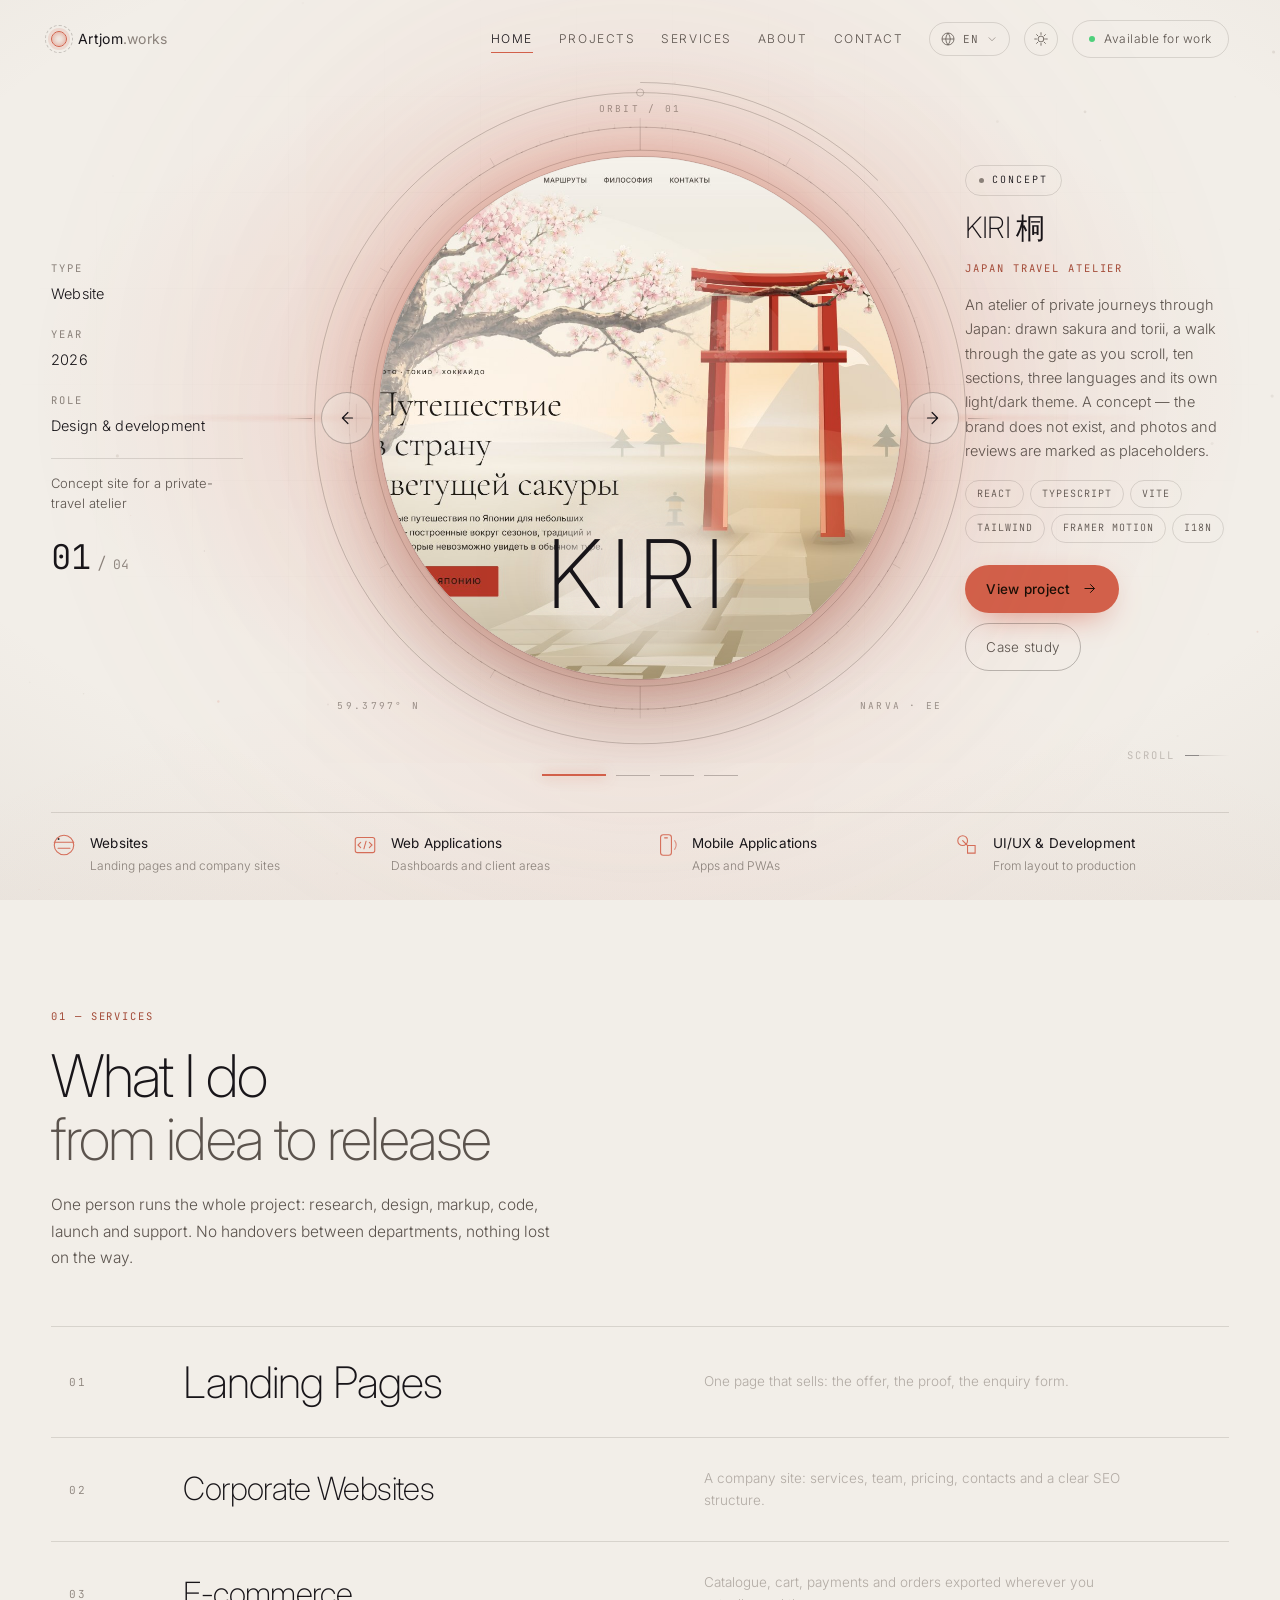
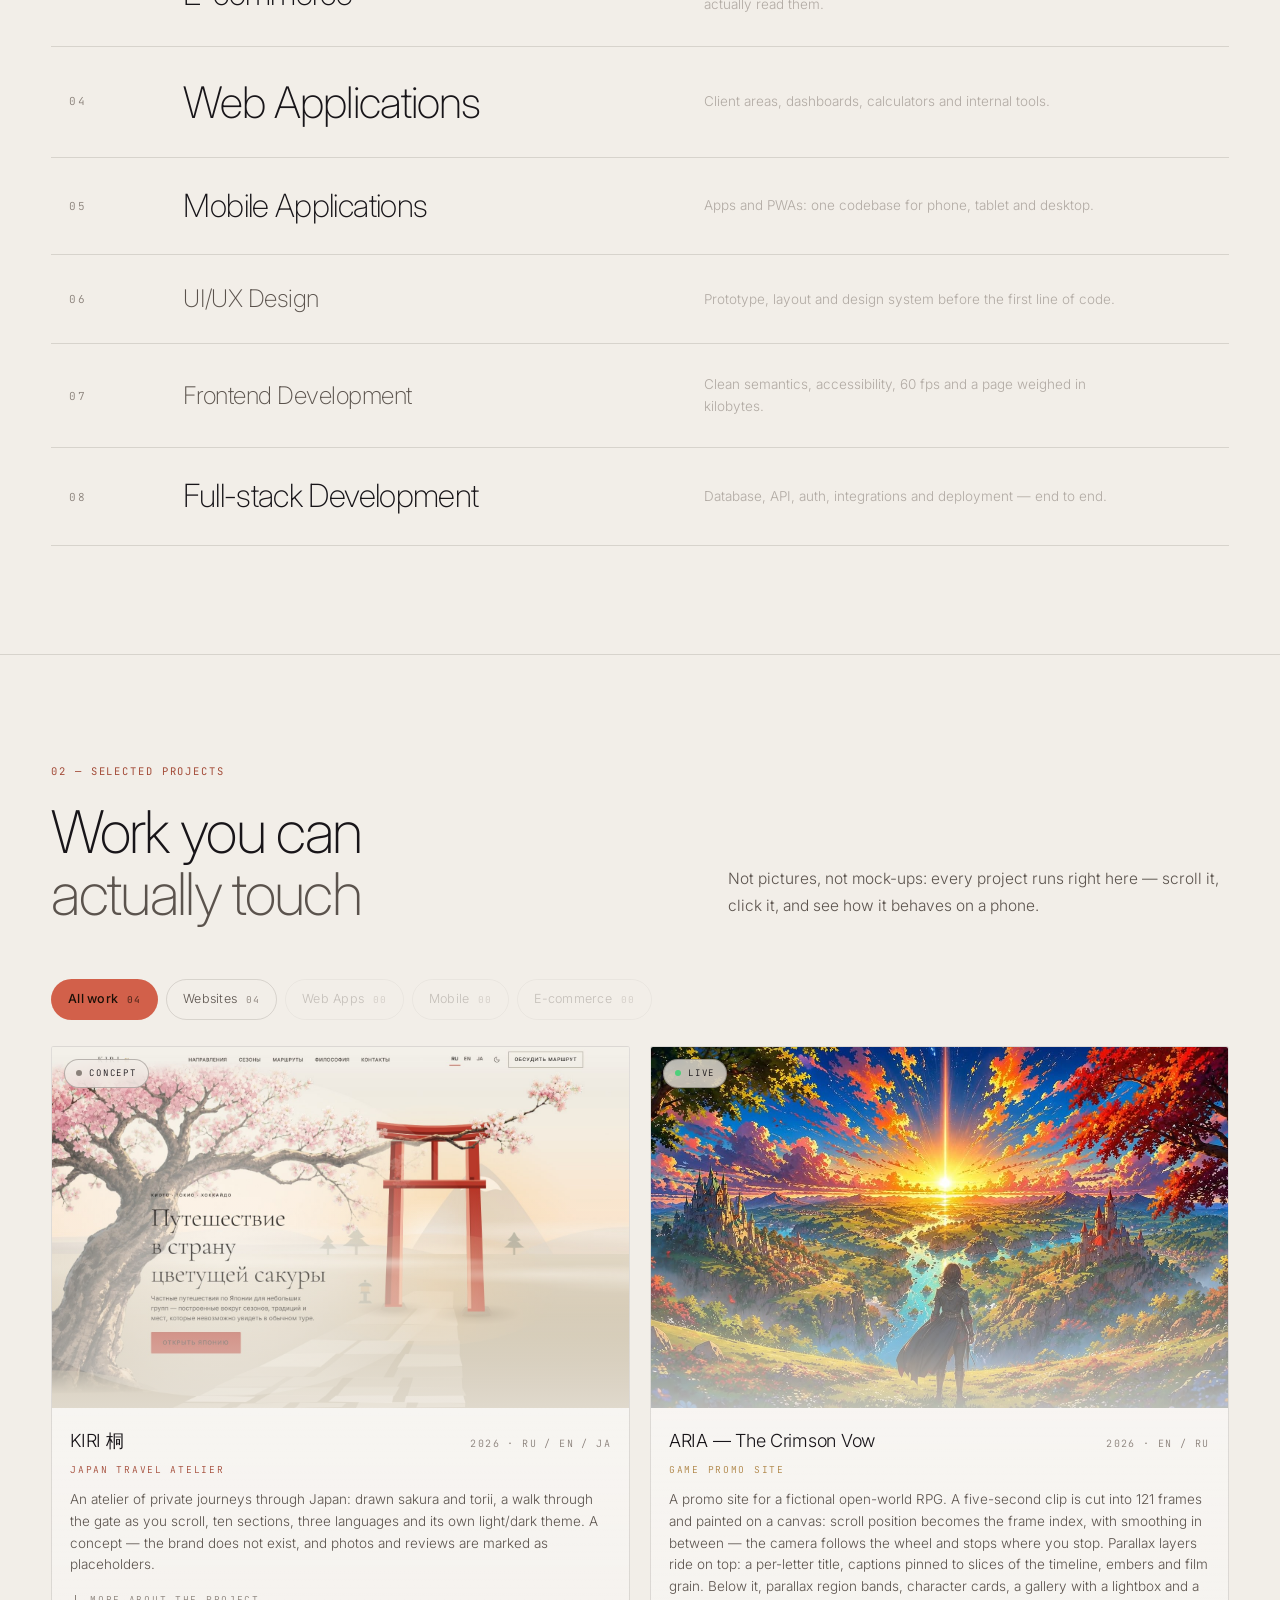
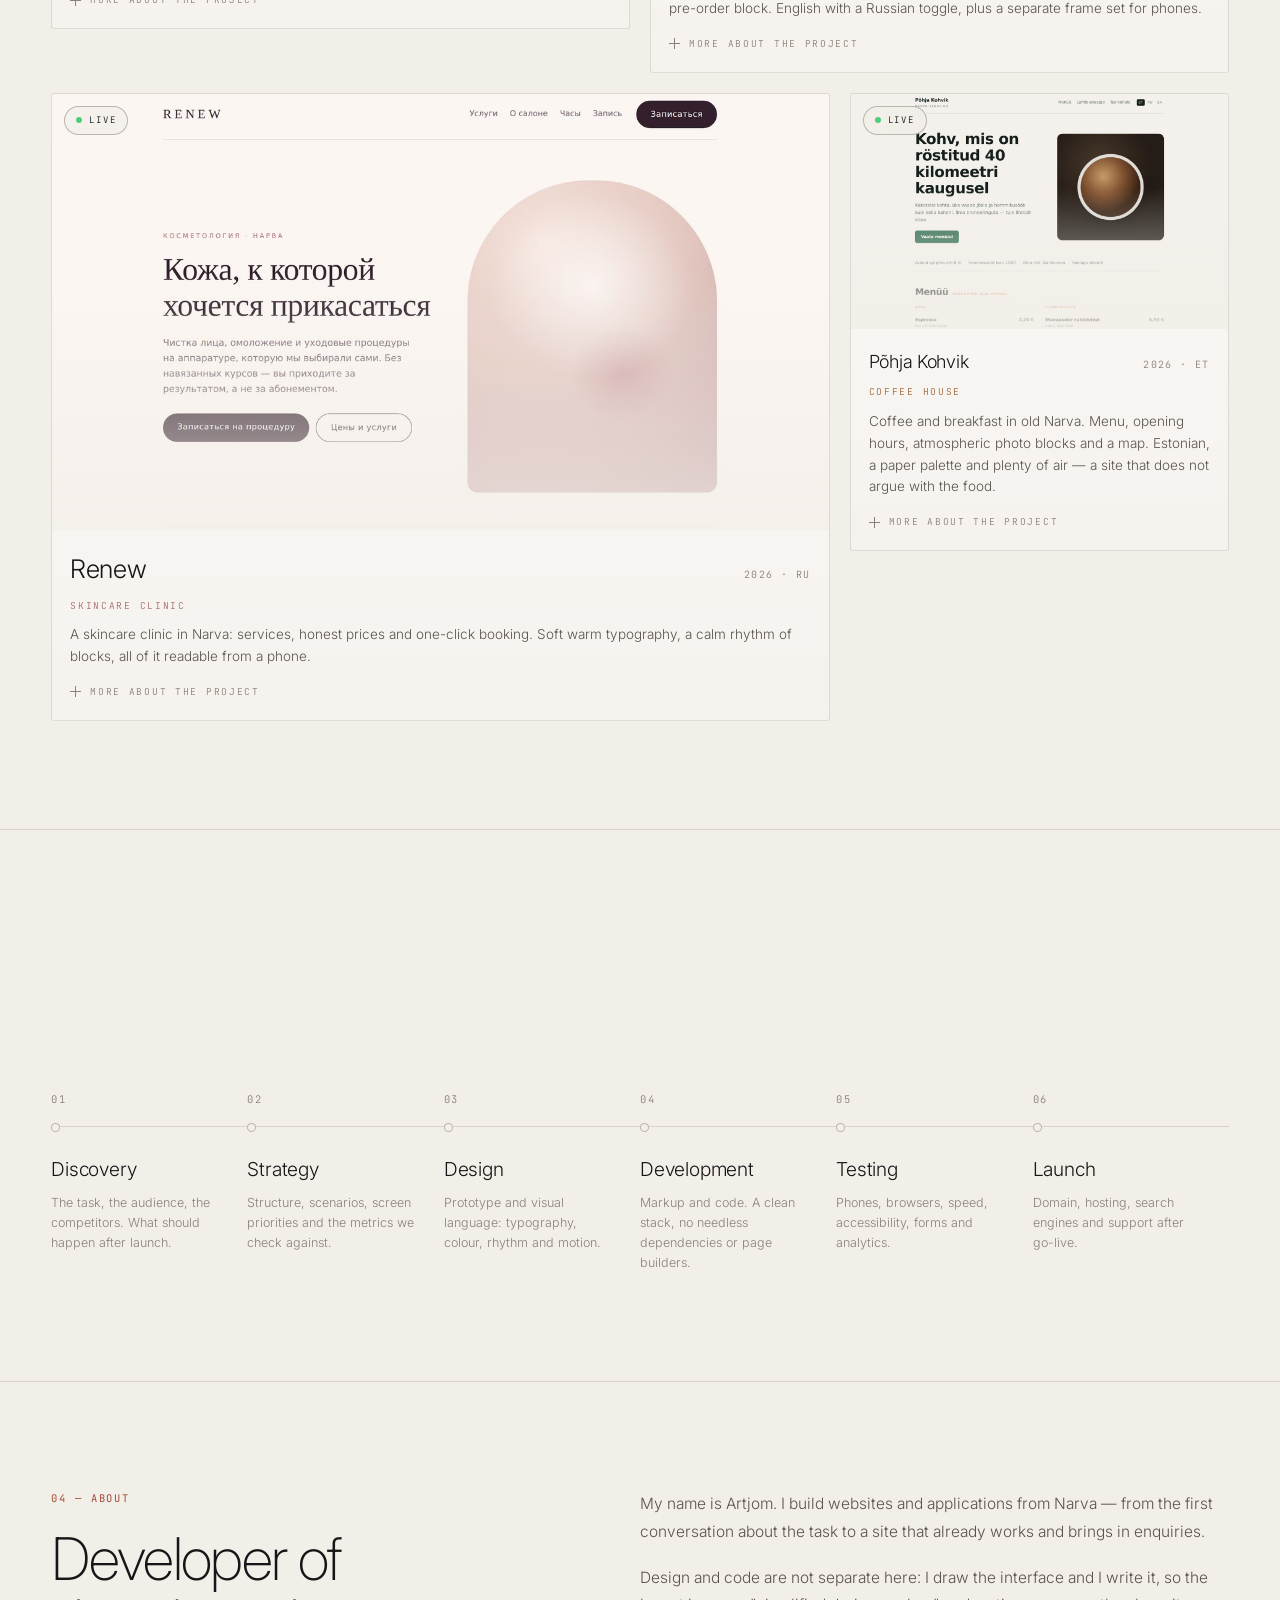
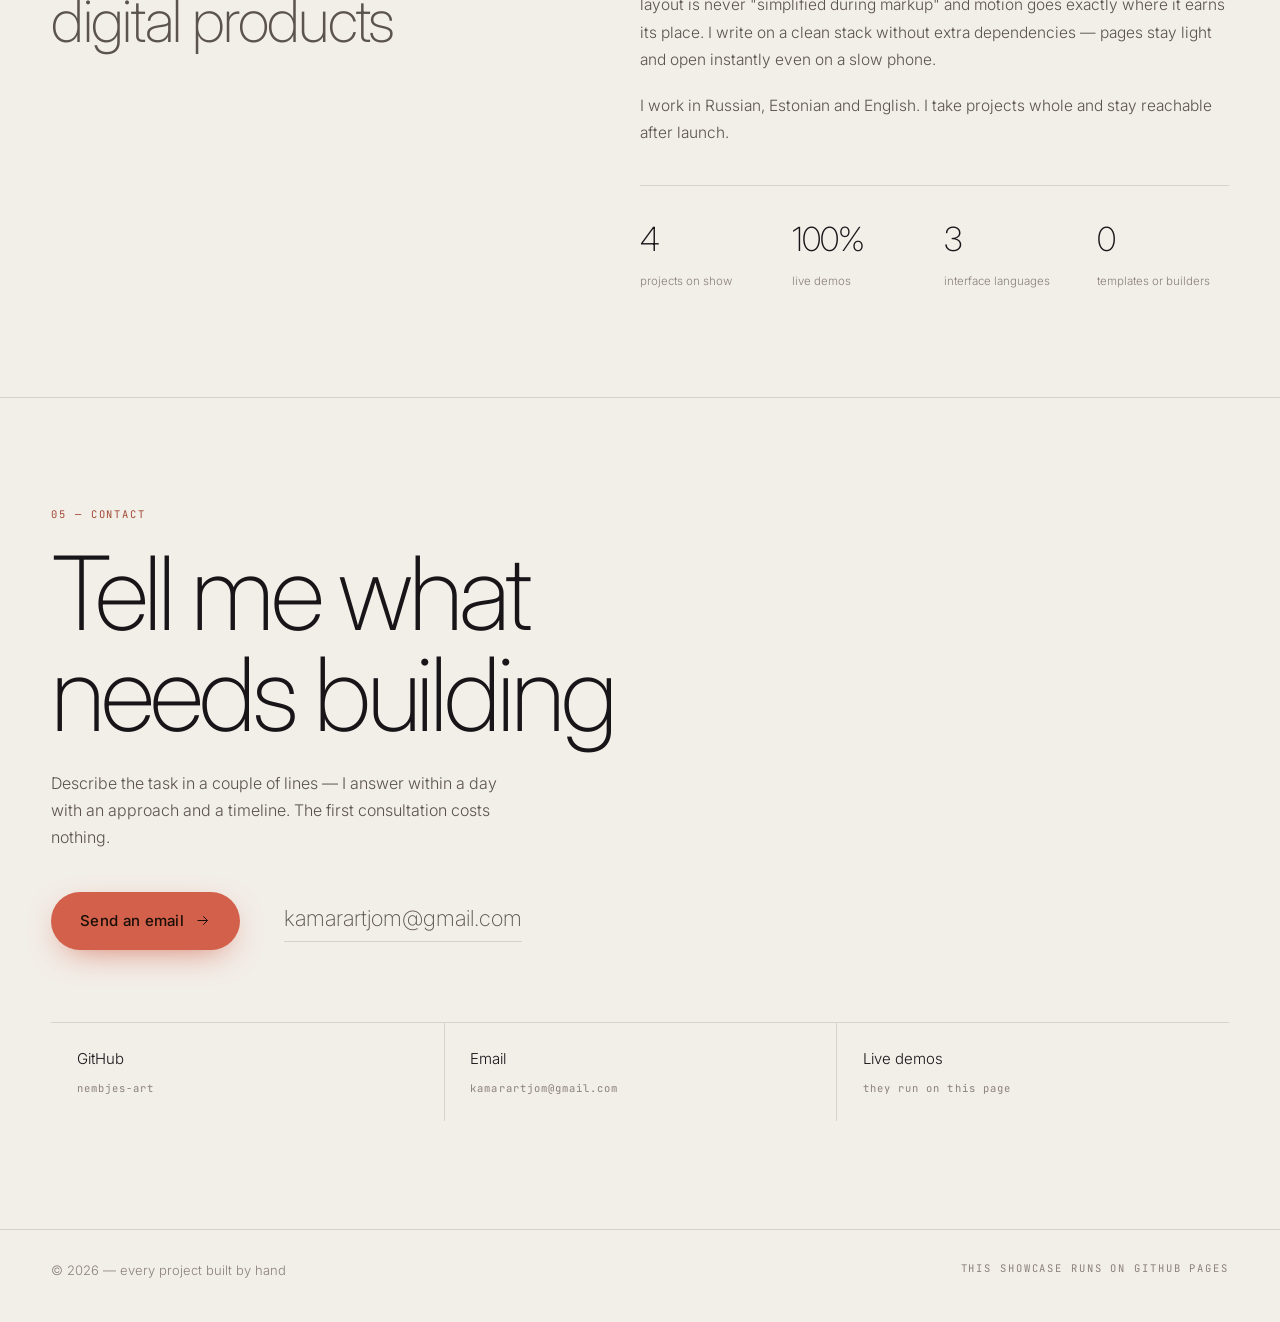
<file: index.html>
<!DOCTYPE html>
<html lang="ru">
<head>
<meta charset="utf-8">
<meta name="viewport" content="width=device-width, initial-scale=1">
<title>Работы — сайты и приложения на заказ</title>
<meta name="description" content="Портфолио разработчика и дизайнера цифровых продуктов: сайты, веб- и мобильные приложения. Каждый проект открывается живьём прямо на странице.">
<meta name="theme-color" content="#060506">
<meta property="og:title" content="Работы — сайты и приложения на заказ">
<meta property="og:description" content="Каждый проект открывается живьём прямо на странице.">
<meta property="og:image" content="assets/kiri.jpg">
<meta property="og:type" content="website">
<link rel="icon" href="data:image/svg+xml,<svg xmlns='http://www.w3.org/2000/svg' viewBox='0 0 100 100'><circle cx='50' cy='50' r='34' fill='none' stroke='%23ff7a2f' stroke-width='8'/><circle cx='50' cy='50' r='46' fill='none' stroke='%23ff7a2f' stroke-width='3' stroke-dasharray='6 10' opacity='.7'/></svg>">
<link rel="preconnect" href="https://fonts.googleapis.com">
<link rel="preconnect" href="https://fonts.gstatic.com" crossorigin>
<link href="https://fonts.googleapis.com/css2?family=Inter:wght@200;300;400;500;600&family=JetBrains+Mono:wght@300;400&display=swap" rel="stylesheet">
<link rel="stylesheet" href="assets/site.css">
<script>
/* тема выставляется до отрисовки, чтобы не было вспышки */
(function(){try{
  var t=localStorage.getItem('works-theme');
  if(!t)t=window.matchMedia('(prefers-color-scheme: light)').matches?'light':'dark';
  document.documentElement.setAttribute('data-theme',t);
  var l=localStorage.getItem('works-lang');
  if(!l){var n=(navigator.language||'ru').slice(0,2).toLowerCase();l=n==='et'?'et':(n==='ru'?'ru':'en');}
  document.documentElement.setAttribute('data-lang',l);
  document.documentElement.lang=l;
}catch(e){}})();
</script>
</head>
<body>

<!-- ───────────────────────── фоновые слои ───────────────────────── -->
<div class="bg" aria-hidden="true">
  <div class="bg-wash"></div>
  <div class="bg-glow"></div>
  <div class="bg-grid"></div>
  <canvas id="dust"></canvas>
  <div class="bg-vignette"></div>
</div>
<div class="grain" aria-hidden="true"></div>

<a class="skip" href="#projects" data-t="skip">К проектам</a>

<!-- ───────────────────────── навигация ───────────────────────── -->
<header class="nav" id="nav">
  <a class="brand" href="#home">
    <span class="brand-mark" aria-hidden="true"></span>
    <span class="brand-name">Artjom<span class="brand-dim">.works</span></span>
  </a>

  <nav class="nav-links" id="navLinks" aria-label="Menu">
    <a href="#home"     data-t="navHome">Главная</a>
    <a href="#projects" data-t="navProjects">Работы</a>
    <a href="#services" data-t="navServices">Услуги</a>
    <a href="#about"    data-t="navAbout">Обо мне</a>
    <a href="#contact"  data-t="navContact">Контакты</a>
  </nav>

  <div class="lang" id="lang">
    <button class="lang-btn" id="langBtn" type="button"
            aria-haspopup="listbox" aria-expanded="false"
            data-t-aria="langLabel" aria-label="Язык интерфейса">
      <svg class="ico-globe" viewBox="0 0 24 24" aria-hidden="true">
        <circle cx="12" cy="12" r="9"/><path d="M3 12h18"/>
        <path d="M12 3a15 15 0 0 1 0 18a15 15 0 0 1 0-18z"/>
      </svg>
      <span class="lang-cur" id="langCur">RU</span>
      <svg class="ico-chev" viewBox="0 0 24 24" aria-hidden="true"><path d="M6 9.5l6 6 6-6"/></svg>
    </button>

    <ul class="lang-menu" id="langMenu" role="listbox" data-t-aria="langLabel" aria-label="Язык интерфейса">
      <li><button type="button" role="option" data-l="ru" aria-selected="true"><b>Русский</b><span>RU</span></button></li>
      <li><button type="button" role="option" data-l="en" aria-selected="false"><b>English</b><span>EN</span></button></li>
      <li><button type="button" role="option" data-l="et" aria-selected="false"><b>Eesti</b><span>ET</span></button></li>
    </ul>
  </div>

  <button class="theme" id="theme" data-t-aria="themeLabel" aria-label="Светлая или тёмная тема" aria-pressed="false">
    <svg class="ico-sun" viewBox="0 0 24 24" aria-hidden="true"><circle cx="12" cy="12" r="4.4"/><path d="M12 2.6v2.6M12 18.8v2.6M2.6 12h2.6M18.8 12h2.6M5.4 5.4l1.9 1.9M16.7 16.7l1.9 1.9M18.6 5.4l-1.9 1.9M7.3 16.7l-1.9 1.9"/></svg>
    <svg class="ico-moon" viewBox="0 0 24 24" aria-hidden="true"><path d="M20 14.2A8.4 8.4 0 0 1 9.8 4 8.4 8.4 0 1 0 20 14.2z"/></svg>
  </button>

  <a class="nav-cta" href="#contact">
    <span class="dot-live" aria-hidden="true"></span><span data-t="navAvail">Свободен для проекта</span>
  </a>

  <button class="nav-burger" id="burger" data-t-aria="menuLabel" aria-label="Меню" aria-expanded="false"><span></span><span></span></button>
</header>

<main>
<!-- ═════════════════════════ HERO ═════════════════════════ -->
<section class="hero" id="home">

  <span class="rail rail-l mono" data-t="railL" aria-hidden="true">Избранные работы — 2026</span>
  <span class="rail rail-r mono" data-t="railR" aria-hidden="true">Сделано и запущено</span>

  <div class="hero-grid">

    <!-- левая колонка -->
    <aside class="side side-l">
      <div class="side-row"><span class="mono" data-t="hType">Тип</span><b data-f="type">Website</b></div>
      <div class="side-row"><span class="mono" data-t="hYear">Год</span><b data-f="year">2026</b></div>
      <div class="side-row"><span class="mono" data-t="hRole">Роль</span><b data-f="role">Дизайн и разработка</b></div>
      <p class="side-note" data-f="tagline"></p>
      <div class="side-index">
        <span class="idx-cur" data-f="num">01</span><span class="idx-sep">/</span><span class="idx-all" data-f="total">04</span>
      </div>
    </aside>

    <!-- центр: круглый арт-объект -->
    <div class="stage" id="stage">
      <div class="rings" aria-hidden="true">
        <svg viewBox="0 0 1000 1000" preserveAspectRatio="xMidYMid meet">
          <defs>
            <radialGradient id="ringFade" cx="50%" cy="50%" r="50%">
              <stop offset="55%" stop-color="currentColor" stop-opacity="0"/>
              <stop offset="72%" stop-color="currentColor" stop-opacity=".55"/>
              <stop offset="100%" stop-color="currentColor" stop-opacity=".08"/>
            </radialGradient>
          </defs>
          <g class="ring-slow">
            <circle class="r-thin" cx="500" cy="500" r="404"/>
            <circle class="r-dash" cx="500" cy="500" r="404"/>
            <g class="ticks" id="ticks"></g>
          </g>
          <g class="ring-rev">
            <circle class="r-thin" cx="500" cy="500" r="452"/>
            <circle class="r-dot" cx="500" cy="48" r="5"/>
            <path class="r-arc" d="M 500 34 A 466 466 0 0 1 830 170"/>
          </g>
          <circle class="r-hair" cx="500" cy="500" r="372"/>
          <line class="r-guide" x1="500" y1="96" x2="500" y2="128"/>
          <line class="r-guide" x1="500" y1="872" x2="500" y2="904"/>
          <g class="cross">
            <line x1="86" y1="500" x2="126" y2="500"/><line x1="106" y1="480" x2="106" y2="520"/>
            <line x1="874" y1="500" x2="914" y2="500"/><line x1="894" y1="480" x2="894" y2="520"/>
          </g>
        </svg>
        <span class="ring-tag t1 mono">Orbit / 01</span>
        <span class="ring-tag t2 mono">59.3797° N</span>
        <span class="ring-tag t3 mono">Narva · EE</span>
      </div>

      <span class="beam" aria-hidden="true"></span>

      <div class="orb" id="orb">
        <div class="orb-media" id="orbMedia"><!-- слои со скриншотами --></div>
        <div class="orb-scrim" aria-hidden="true"></div>
        <div class="orb-rim" aria-hidden="true"></div>
        <div class="orb-gloss" aria-hidden="true"></div>
      </div>

      <div class="wordmark" id="wordmark" aria-hidden="true">KIRI</div>

      <button class="arrow prev" id="prev" data-t-aria="hPrev" aria-label="Предыдущий проект">
        <svg viewBox="0 0 24 24" aria-hidden="true"><path d="M13 6l-6 6 6 6M7 12h11"/></svg>
      </button>
      <button class="arrow next" id="next" data-t-aria="hNext" aria-label="Следующий проект">
        <svg viewBox="0 0 24 24" aria-hidden="true"><path d="M11 6l6 6-6 6M17 12H6"/></svg>
      </button>
    </div>

    <!-- правая колонка -->
    <aside class="side side-r">
      <div class="status" data-f="status"><span class="dot-live"></span>Live</div>
      <h1 class="p-title" data-f="title">Dreams of Eternal Aria</h1>
      <p class="p-cat mono" data-f="category"></p>
      <p class="p-desc" data-f="description"></p>
      <ul class="p-tech" data-f="tech"></ul>
      <div class="p-actions">
        <button class="btn btn-primary" id="btnView">
          <span data-t="hView">Смотреть проект</span>
          <svg viewBox="0 0 24 24" aria-hidden="true"><path d="M5 12h14M13 6l6 6-6 6"/></svg>
        </button>
        <button class="btn btn-ghost" id="btnCase" data-t="hCase">Подробнее</button>
      </div>
    </aside>
  </div>

  <!-- навигация по проектам + преимущества -->
  <div class="hero-foot">
    <div class="scroll-hint mono" aria-hidden="true">Scroll<span class="sh-line"></span></div>
    <div class="ticker" id="ticker" role="tablist" data-t-aria="hTicker" aria-label="Проекты"></div>

    <ul class="perks">
      <li>
        <svg class="ico" viewBox="0 0 24 24" aria-hidden="true"><circle cx="12" cy="12" r="9"/><path d="M3 9.5h18M6.5 15h11"/><circle cx="7" cy="6.4" r=".9" fill="currentColor" stroke="none"/></svg>
        <div><b data-t="perk1">Сайты</b><span data-t="perk1s">Лендинги и сайты компаний</span></div>
      </li>
      <li>
        <svg class="ico" viewBox="0 0 24 24" aria-hidden="true"><rect x="3" y="5" width="18" height="14" rx="2"/><path d="M8 9.5 5.5 12 8 14.5M16 9.5 18.5 12 16 14.5M13 8.5l-2 7"/></svg>
        <div><b data-t="perk2">Веб-приложения</b><span data-t="perk2s">Личные кабинеты и панели</span></div>
      </li>
      <li>
        <svg class="ico" viewBox="0 0 24 24" aria-hidden="true"><rect x="7" y="2.5" width="10" height="19" rx="2.5"/><path d="M10.7 5.4h2.6"/><path d="M20 8a7 7 0 0 1 0 8" opacity=".7"/></svg>
        <div><b data-t="perk3">Мобильные приложения</b><span data-t="perk3s">Приложения и PWA</span></div>
      </li>
      <li>
        <svg class="ico" viewBox="0 0 24 24" aria-hidden="true"><circle cx="8" cy="8" r="4.5"/><path d="M12.5 12.5h7v7h-7z"/><path d="M12 12 8 8"/></svg>
        <div><b data-t="perk4">UI/UX и разработка</b><span data-t="perk4s">От макета до продакшена</span></div>
      </li>
    </ul>
  </div>
</section>

<!-- ═════════════════════════ SERVICES ═════════════════════════ -->
<section class="section services" id="services">
  <div class="wrap">
    <div class="s-head">
      <span class="s-num mono" data-t="sSrvNum">01 — Услуги</span>
      <h2 class="s-title"><span data-t="sSrvTitle">Что я делаю</span><br><em data-t="sSrvEm">от идеи до релиза</em></h2>
      <p class="s-lead" data-t="sSrvLead"></p>
    </div>

    <ol class="srv" id="srv"></ol>
  </div>
</section>

<!-- ═════════════════════════ PROJECTS ═════════════════════════ -->
<section class="section projects" id="projects">
  <div class="wrap">
    <div class="s-head s-head-row">
      <div>
        <span class="s-num mono" data-t="sPrjNum">02 — Избранные работы</span>
        <h2 class="s-title"><span data-t="sPrjTitle">Работы,</span><br><em data-t="sPrjEm">которые можно потрогать</em></h2>
      </div>
      <p class="s-lead" data-t="sPrjLead"></p>
    </div>

    <div class="filters" id="filters" role="group" aria-label="Filter"></div>
    <div class="bento" id="bento"></div>
    <p class="empty mono" id="empty" data-t="cEmpty" hidden></p>
  </div>
</section>

<!-- ═════════════════════════ PROCESS ═════════════════════════ -->
<section class="section process" id="process">
  <div class="wrap">
    <div class="s-head">
      <span class="s-num mono" data-t="sPrcNum">03 — Процесс</span>
      <h2 class="s-title" data-t="sPrcTitle">Как идёт работа</h2>
    </div>

    <ol class="steps" id="steps"></ol>
  </div>
</section>

<!-- ═════════════════════════ ABOUT ═════════════════════════ -->
<section class="section about" id="about">
  <div class="wrap about-grid">
    <div>
      <span class="s-num mono" data-t="sAbtNum">04 — Обо мне</span>
      <h2 class="s-title"><span data-t="sAbtTitle">Разработчик</span><br><em data-t="sAbtEm">цифровых продуктов</em></h2>
    </div>
    <div class="about-body">
      <p data-t="ab1"></p>
      <p data-t="ab2"></p>
      <p data-t="ab3"></p>
      <ul class="about-stats">
        <li><b data-f="statProjects">4</b><span data-t="abs1">проекта в витрине</span></li>
        <li><b>100%</b><span data-t="abs2">живых демо</span></li>
        <li><b>3</b><span data-t="abs3">языка интерфейса</span></li>
        <li><b>0</b><span data-t="abs4">шаблонов и конструкторов</span></li>
      </ul>
    </div>
  </div>
</section>

<!-- ═════════════════════════ CONTACT ═════════════════════════ -->
<section class="section contact" id="contact">
  <div class="wrap">
    <span class="s-num mono" data-t="sCntNum">05 — Контакты</span>
    <h2 class="cta-title" data-t-html="sCntTitle">Расскажите,<br>что нужно сделать</h2>
    <p class="cta-lead" data-t="sCntLead"></p>

    <div class="cta-row">
      <a class="btn btn-primary btn-lg" href="mailto:kamarartjom@gmail.com?subject=%D0%9F%D1%80%D0%BE%D0%B5%D0%BA%D1%82">
        <span data-t="cBtn">Написать письмо</span>
        <svg viewBox="0 0 24 24" aria-hidden="true"><path d="M5 12h14M13 6l6 6-6 6"/></svg>
      </a>
      <a class="mail-lg" href="mailto:kamarartjom@gmail.com">kamarartjom@gmail.com</a>
    </div>

    <ul class="socials">
      <li><a href="https://github.com/nembjes-art" target="_blank" rel="noopener"><span data-t="soc1">GitHub</span><span class="mono">nembjes-art</span></a></li>
      <li><a href="mailto:kamarartjom@gmail.com"><span data-t="soc2">Почта</span><span class="mono">kamarartjom@gmail.com</span></a></li>
      <li><a href="#projects"><span data-t="soc3">Живые демо</span><span class="mono" data-t="soc3s">открываются на странице</span></a></li>
    </ul>
  </div>
</section>
</main>

<footer class="foot">
  <div class="wrap foot-in">
    <span>© <span id="year"></span> <span data-t="fCopy">— все проекты собраны вручную</span></span>
    <span class="mono" data-t="fHost">Витрина работает на GitHub Pages</span>
  </div>
</footer>

<!-- ═════════════════════════ ПРОСМОТРЩИК ═════════════════════════ -->
<div class="viewer" id="viewer" role="dialog" aria-modal="true" data-t-aria="vDialog" aria-label="Просмотр проекта">
  <div class="vbar">
    <div class="vtitle"><span id="vName"></span><small id="vDesc" class="mono"></small></div>
    <div class="seg" id="vSizes">
      <button class="vbtn" data-w="0" aria-pressed="true" data-t="vDesktop">Десктоп</button>
      <button class="vbtn" data-w="834" data-t="vTablet">Планшет</button>
      <button class="vbtn" data-w="390" data-t="vPhone">Телефон</button>
    </div>
    <a class="vbtn vopen" id="vOpen" target="_blank" rel="noopener" data-t="vOpen">Открыть в новой вкладке ↗</a>
    <button class="vbtn vclose" id="vClose" data-t="vClose">Закрыть</button>
  </div>
  <div class="stage-v">
    <button class="vnav prev" id="vPrev" data-t-aria="vPrev" aria-label="Предыдущий">
      <svg viewBox="0 0 24 24" aria-hidden="true"><path d="M15 5l-7 7 7 7"/></svg>
    </button>
    <div class="frame" id="vFrame"></div>
    <button class="vnav next" id="vNext" data-t-aria="vNext" aria-label="Следующий">
      <svg viewBox="0 0 24 24" aria-hidden="true"><path d="M9 5l7 7-7 7"/></svg>
    </button>
  </div>
</div>

<script src="data/i18n.js"></script>
<script src="data/projects.js"></script>
<script src="assets/app.js"></script>
</body>
</html>
</file>
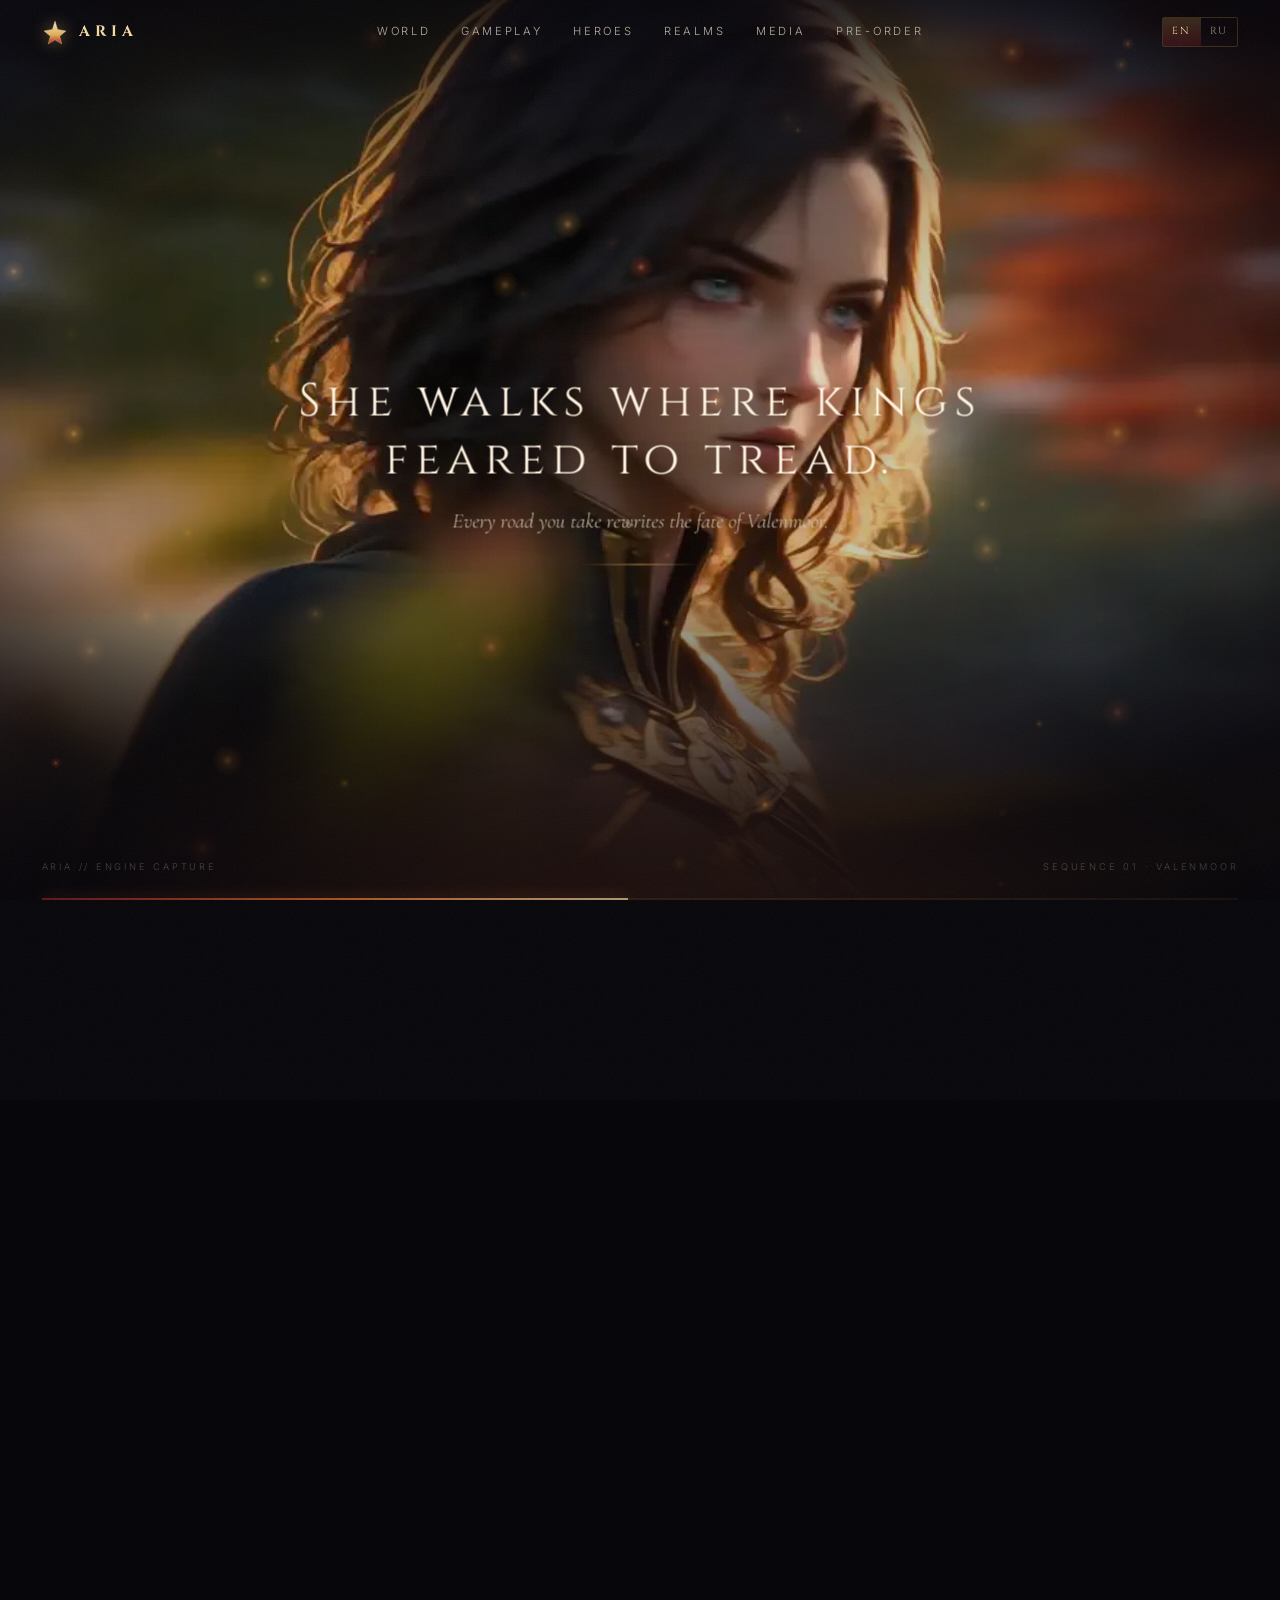
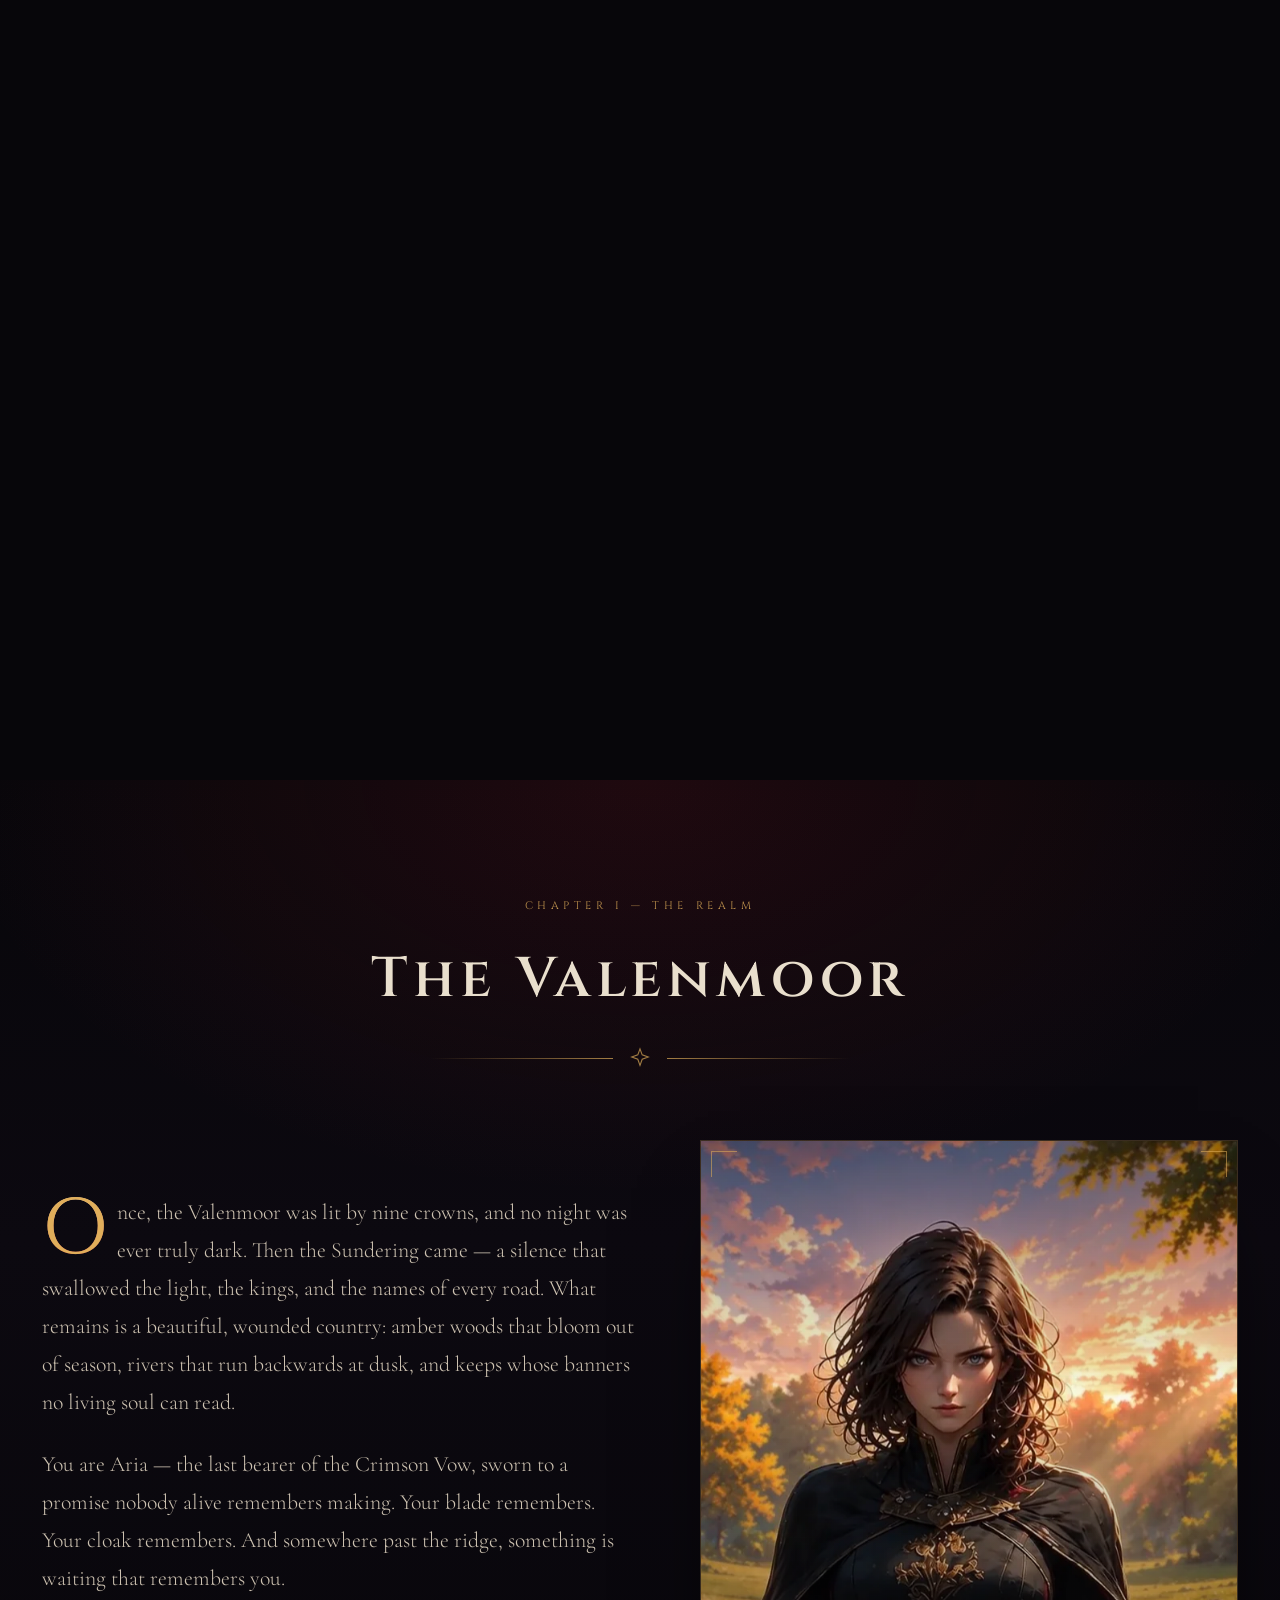
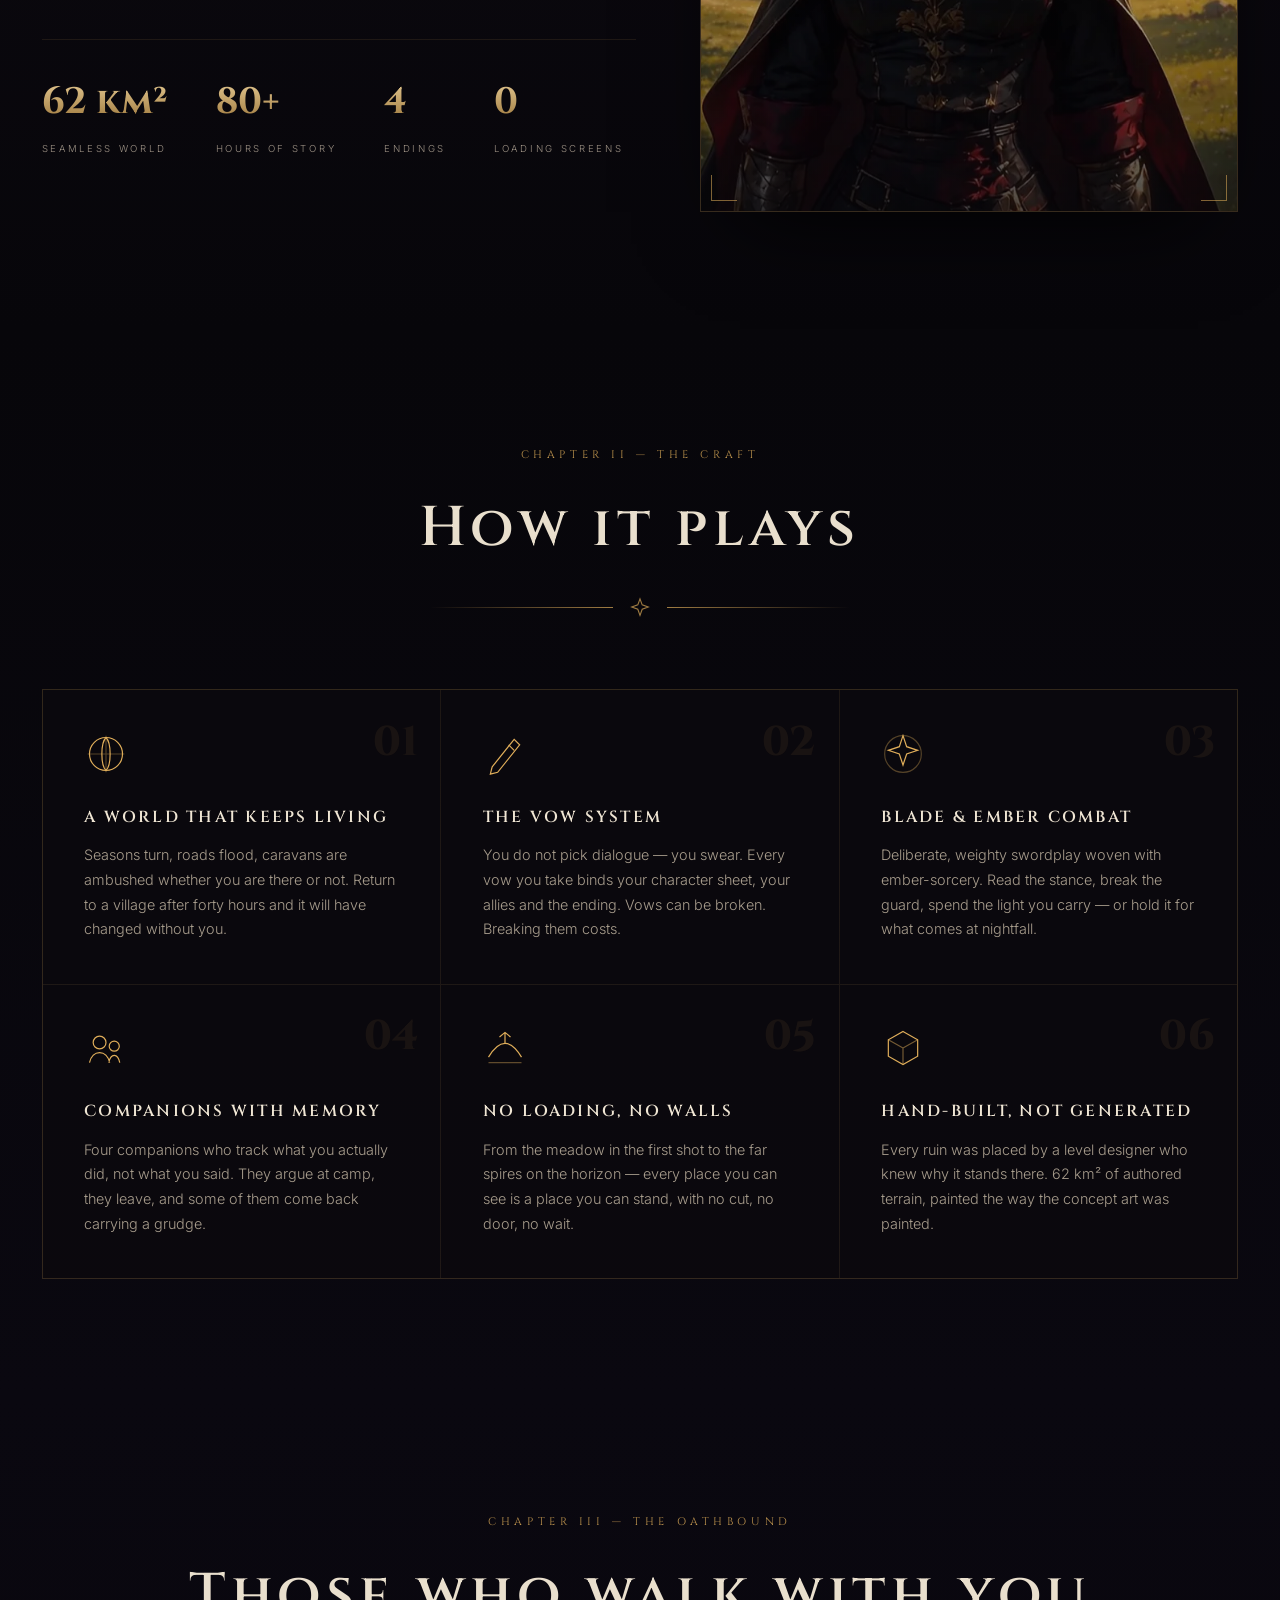
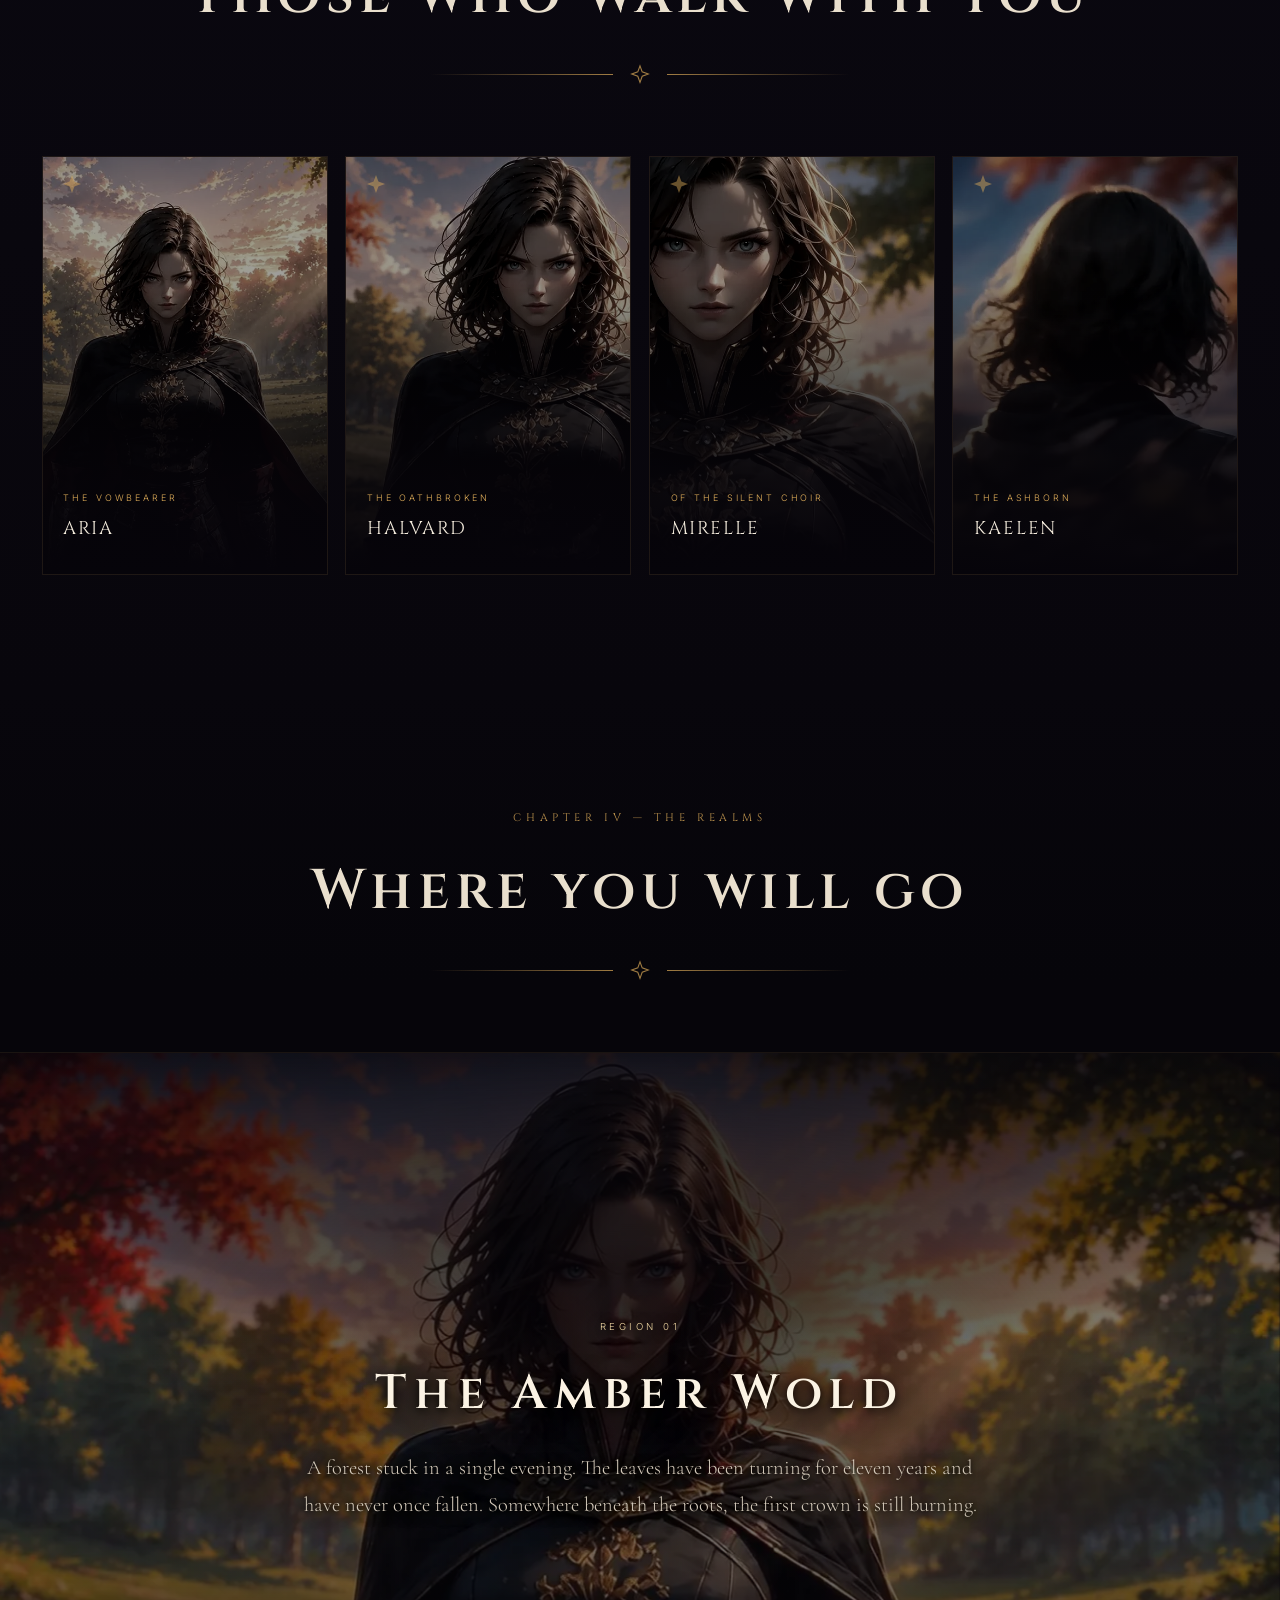
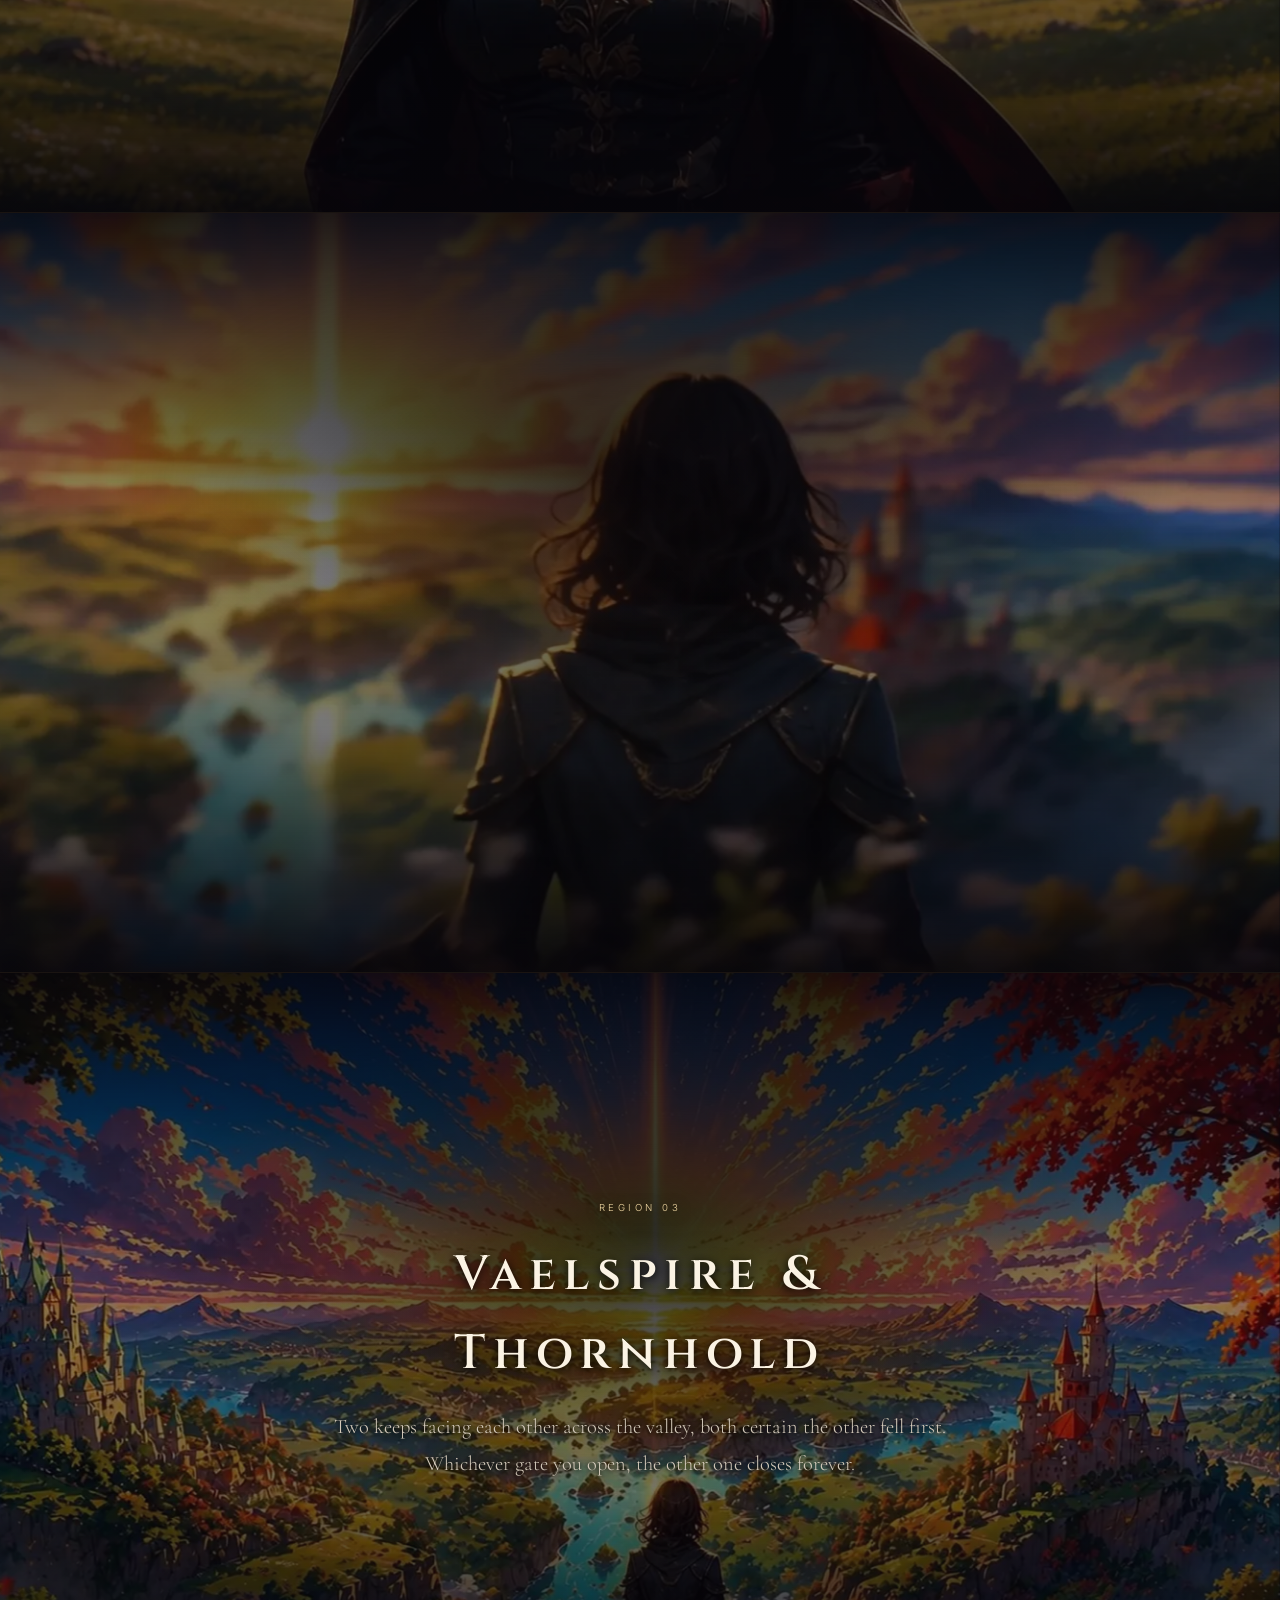
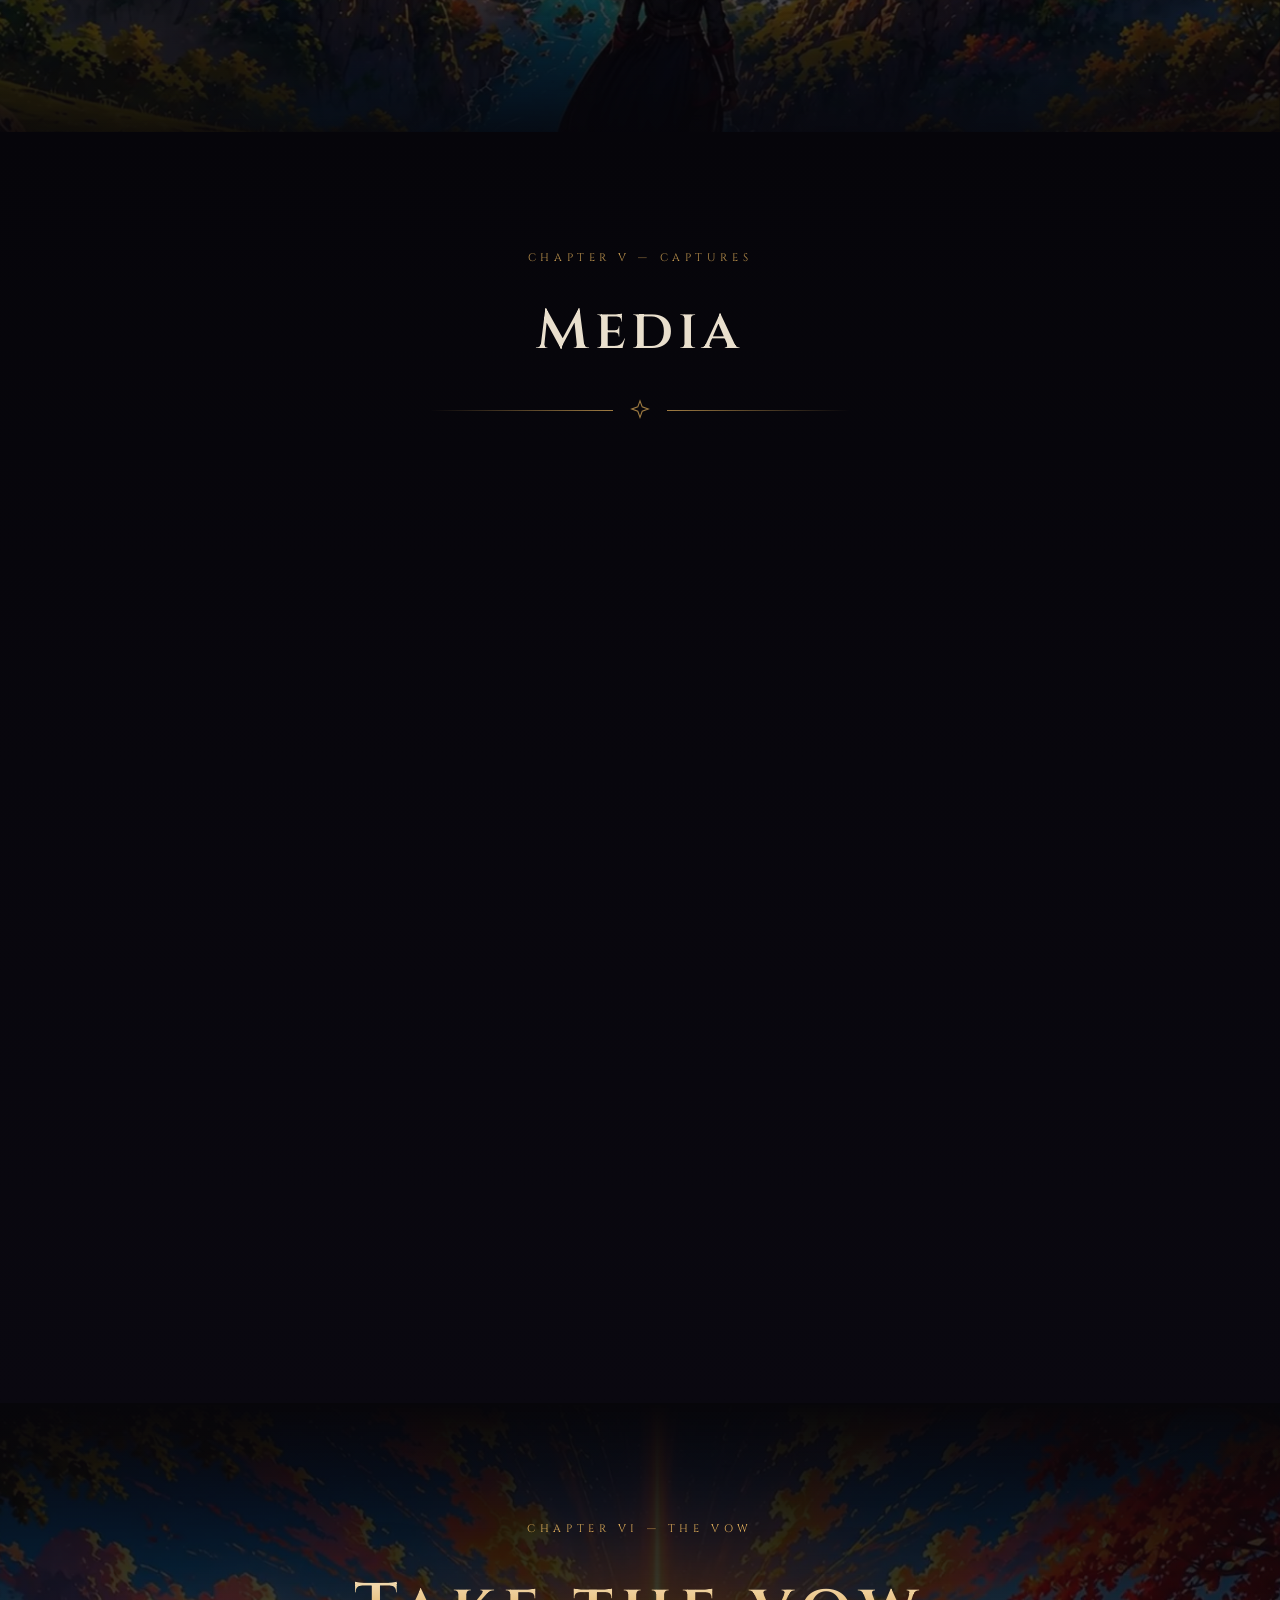
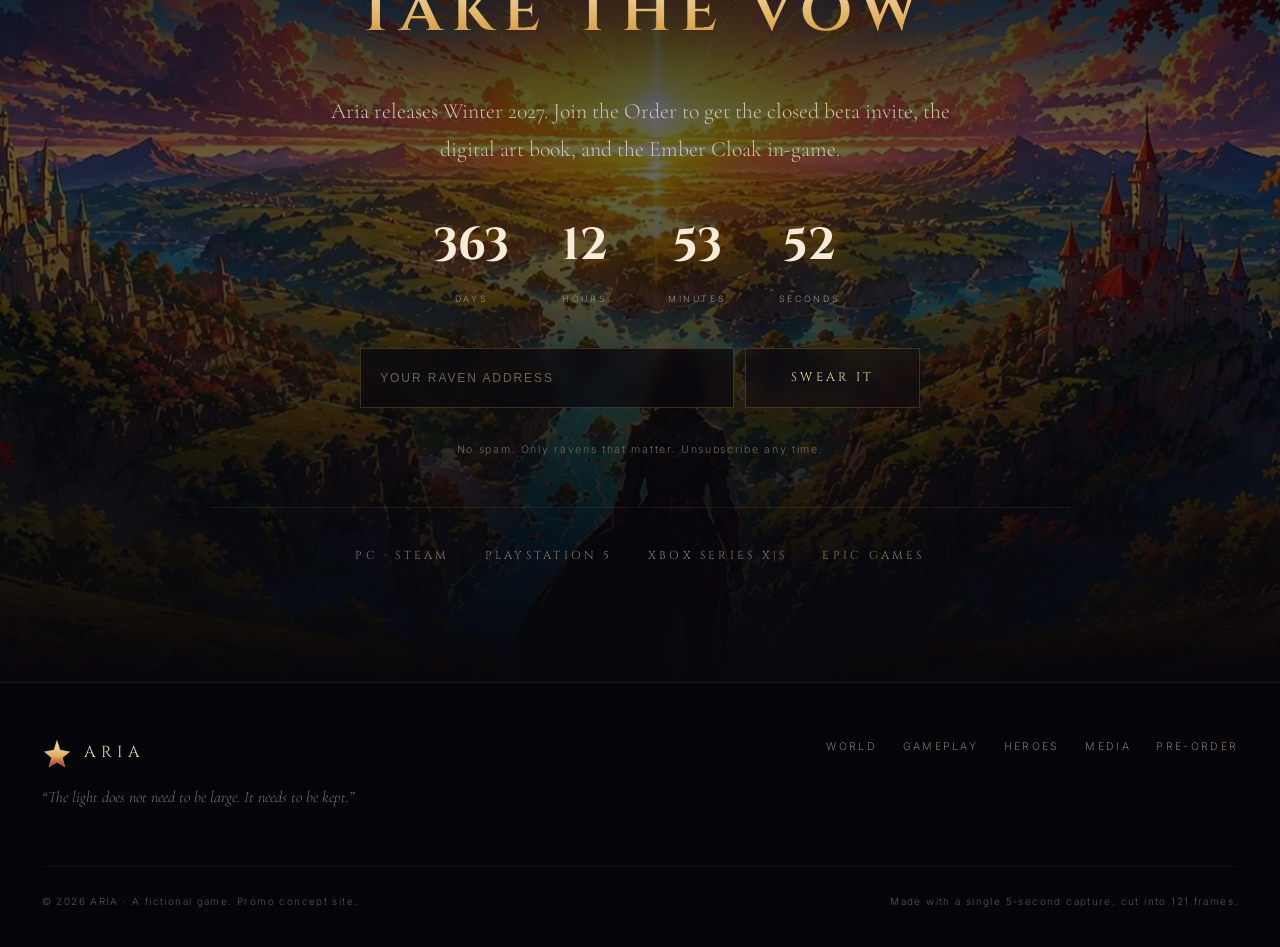
<file: projects/aria/index.html>
<!DOCTYPE html>
<html lang="en" data-lang="en">
<head>
<meta charset="UTF-8">
<meta name="viewport" content="width=device-width, initial-scale=1, viewport-fit=cover">
<title>ARIA — The Crimson Vow | Open-World Fantasy RPG</title>
<meta name="description" content="ARIA — an open-world fantasy RPG. A dying realm, a broken oath, and one blade that still remembers the light.">
<link rel="icon" href="data:image/svg+xml,%3Csvg xmlns='http://www.w3.org/2000/svg' viewBox='0 0 100 100'%3E%3Cpath d='M50 8 L60 40 L92 46 L68 66 L76 96 L50 80 L24 96 L32 66 L8 46 L40 40 Z' fill='%23e0ae5a'/%3E%3C/svg%3E">
<link rel="preconnect" href="https://fonts.googleapis.com">
<link rel="preconnect" href="https://fonts.gstatic.com" crossorigin>
<link href="https://fonts.googleapis.com/css2?family=Cinzel:wght@400;500;600;700;800;900&family=Cormorant+Garamond:ital,wght@0,300;0,400;0,500;0,600;1,300;1,400&family=Inter:wght@300;400;500;600&display=swap" rel="stylesheet">
<style>
/* ============================================================
   ARIA — promo site
   ============================================================ */
:root{
  --ink:#07060a;
  --ink-2:#0d0a12;
  --ink-3:#141019;
  --gold:#e0ae5a;
  --gold-soft:#f2d9a4;
  --gold-deep:#8a6224;
  --crimson:#b3202c;
  --crimson-soft:#e0525c;
  --ember:#ff7a2f;
  --sky:#5aa9e6;
  --parch:#e9dfcd;
  --muted:#9c9184;
  --edge:rgba(224,174,90,.22);
  --edge-soft:rgba(224,174,90,.10);
  --maxw:1240px;
  --ease:cubic-bezier(.22,.61,.36,1);
  --ease-out:cubic-bezier(.16,1,.3,1);
}
*,*::before,*::after{box-sizing:border-box}
html{scroll-behavior:auto;-webkit-text-size-adjust:100%}
body{
  margin:0;background:var(--ink);color:var(--parch);
  font-family:"Inter",system-ui,-apple-system,"Segoe UI",sans-serif;
  font-weight:300;line-height:1.65;
  overflow-x:hidden;
  -webkit-font-smoothing:antialiased;
}
body.is-locked{overflow:hidden;height:100vh}
img{max-width:100%;display:block}
a{color:inherit;text-decoration:none}
button{font:inherit;color:inherit;background:none;border:0;cursor:pointer}
::selection{background:var(--crimson);color:#fff}

/* ---------- scrollbar ---------- */
::-webkit-scrollbar{width:10px}
::-webkit-scrollbar-track{background:#08070b}
::-webkit-scrollbar-thumb{background:linear-gradient(180deg,var(--gold-deep),var(--crimson));border-radius:10px;border:2px solid #08070b}
::-webkit-scrollbar-thumb:hover{background:linear-gradient(180deg,var(--gold),var(--crimson-soft))}

/* ---------- typography ---------- */
.h-display{
  font-family:"Cinzel",Georgia,serif;font-weight:800;
  letter-spacing:.14em;line-height:1;text-transform:uppercase;
}
h1,h2,h3,h4{font-family:"Cinzel",Georgia,serif;font-weight:600;letter-spacing:.08em;margin:0}
.eyebrow{
  font-family:"Cinzel",serif;font-size:.68rem;letter-spacing:.42em;text-transform:uppercase;
  color:var(--gold);opacity:.85;margin:0 0 1.1rem
}
.lead{font-family:"Cormorant Garamond",Georgia,serif;font-size:clamp(1.15rem,1.7vw,1.5rem);line-height:1.75;color:#cdc2b1;font-weight:300}
p{margin:0 0 1.1em}
.sect-title{font-size:clamp(1.9rem,4.4vw,3.5rem);letter-spacing:.1em}
[lang-en],[lang-ru]{display:none}
html[data-lang="en"] [lang-en]{display:revert}
html[data-lang="ru"] [lang-ru]{display:revert}
html[data-lang="en"] span[lang-en],html[data-lang="ru"] span[lang-ru]{display:inline}

/* ============ PRELOADER ============ */
#preloader{
  position:fixed;inset:0;z-index:9999;background:#07060a;
  display:flex;flex-direction:column;align-items:center;justify-content:center;gap:2rem;
  transition:opacity 1s var(--ease),visibility 1s
}
#preloader.gone{opacity:0;visibility:hidden;pointer-events:none}
.pl-sigil{width:96px;height:96px;position:relative;animation:sigilPulse 3.4s ease-in-out infinite}
.pl-sigil svg{width:100%;height:100%;overflow:visible}
@keyframes sigilPulse{0%,100%{transform:scale(1);filter:drop-shadow(0 0 14px rgba(224,174,90,.35))}50%{transform:scale(1.06);filter:drop-shadow(0 0 30px rgba(255,122,47,.55))}}
.pl-ring{transform-origin:50% 50%;animation:spin 18s linear infinite}
.pl-ring-2{transform-origin:50% 50%;animation:spin 26s linear infinite reverse}
@keyframes spin{to{transform:rotate(360deg)}}
.pl-word{font-family:"Cinzel",serif;font-size:clamp(2rem,7vw,3.4rem);letter-spacing:.6em;text-indent:.6em;color:var(--gold-soft);font-weight:700}
.pl-bar{width:min(340px,64vw);height:2px;background:rgba(224,174,90,.14);position:relative;overflow:hidden}
.pl-bar i{position:absolute;inset:0 auto 0 0;width:0%;background:linear-gradient(90deg,var(--crimson),var(--ember),var(--gold-soft));box-shadow:0 0 16px rgba(255,122,47,.7);transition:width .25s linear}
.pl-meta{font-size:.66rem;letter-spacing:.36em;text-transform:uppercase;color:var(--muted)}

/* ============ GLOBAL FX LAYERS ============ */
#embers{position:fixed;inset:0;z-index:60;pointer-events:none;mix-blend-mode:screen;opacity:.85}
.grain{
  position:fixed;inset:-200px;z-index:61;pointer-events:none;opacity:.05;
  background-image:url("data:image/svg+xml;utf8,<svg xmlns='http://www.w3.org/2000/svg' width='160' height='160'><filter id='n'><feTurbulence type='fractalNoise' baseFrequency='.85' numOctaves='3'/></filter><rect width='160' height='160' filter='url(%23n)'/></svg>");
  animation:grainShift 700ms steps(3) infinite
}
@keyframes grainShift{0%{transform:translate(0,0)}33%{transform:translate(-12px,7px)}66%{transform:translate(9px,-11px)}100%{transform:translate(0,0)}}
.vignette-fixed{position:fixed;inset:0;z-index:59;pointer-events:none;
  background:radial-gradient(120% 90% at 50% 45%,transparent 40%,rgba(5,4,8,.55) 78%,rgba(5,4,8,.92) 100%)}

/* ============ NAV ============ */
.nav{
  position:fixed;top:0;left:0;right:0;z-index:200;
  display:flex;align-items:center;justify-content:space-between;
  padding:1.05rem clamp(1rem,4vw,2.6rem);
  transition:background .5s var(--ease),backdrop-filter .5s,border-color .5s,padding .5s var(--ease);
  border-bottom:1px solid transparent
}
.nav.solid{background:rgba(8,6,11,.82);backdrop-filter:blur(14px) saturate(120%);border-bottom-color:var(--edge-soft);padding-top:.7rem;padding-bottom:.7rem}
.brand{display:flex;align-items:center;gap:.7rem;font-family:"Cinzel",serif;font-weight:700;letter-spacing:.34em;font-size:.95rem;color:var(--gold-soft)}
.brand svg{width:26px;height:26px;flex:none;filter:drop-shadow(0 0 8px rgba(224,174,90,.5))}
.nav-links{display:flex;gap:clamp(1rem,2.4vw,2.2rem);align-items:center}
.nav-links a{
  font-size:.7rem;letter-spacing:.24em;text-transform:uppercase;color:#b9ae9d;
  position:relative;padding:.35rem 0;transition:color .35s
}
.nav-links a::after{content:"";position:absolute;left:0;bottom:0;height:1px;width:0;background:linear-gradient(90deg,var(--gold),transparent);transition:width .45s var(--ease-out)}
.nav-links a:hover{color:var(--gold-soft)}
.nav-links a:hover::after{width:100%}
.nav-right{display:flex;align-items:center;gap:1rem}
.lang{display:flex;border:1px solid var(--edge);border-radius:2px;overflow:hidden}
.lang button{padding:.34rem .6rem;font-size:.64rem;letter-spacing:.18em;color:var(--muted);transition:.3s;font-family:"Cinzel",serif}
.lang button.on{background:linear-gradient(180deg,rgba(224,174,90,.22),rgba(179,32,44,.22));color:var(--gold-soft)}
.burger{display:none;width:34px;height:34px;position:relative}
.burger i{position:absolute;left:6px;right:6px;height:1.5px;background:var(--gold-soft);transition:.4s var(--ease)}
.burger i:nth-child(1){top:11px}.burger i:nth-child(2){top:17px}.burger i:nth-child(3){top:23px}
.burger.x i:nth-child(1){top:17px;transform:rotate(45deg)}
.burger.x i:nth-child(2){opacity:0}
.burger.x i:nth-child(3){top:17px;transform:rotate(-45deg)}

/* ============ BUTTONS ============ */
.btn{
  position:relative;display:inline-flex;align-items:center;justify-content:center;gap:.6rem;
  padding:.95rem 2.1rem;font-family:"Cinzel",serif;font-size:.74rem;letter-spacing:.26em;text-transform:uppercase;
  border:1px solid var(--edge);color:var(--gold-soft);overflow:hidden;isolation:isolate;
  transition:color .4s,border-color .4s,transform .4s var(--ease-out),box-shadow .5s;
  background:rgba(12,9,16,.5);backdrop-filter:blur(6px)
}
.btn::before{content:"";position:absolute;inset:0;z-index:-1;background:linear-gradient(120deg,var(--crimson),var(--ember));
  transform:translateY(101%);transition:transform .55s var(--ease-out)}
.btn:hover{color:#1a0d06;border-color:var(--ember);transform:translateY(-2px);box-shadow:0 12px 40px -12px rgba(255,122,47,.7)}
.btn:hover::before{transform:translateY(0)}
.btn-ghost{border-color:rgba(233,223,205,.2);color:#d8cdba}
.btn-ghost::before{background:linear-gradient(120deg,rgba(224,174,90,.9),rgba(242,217,164,.9))}
.btn-lg{padding:1.15rem 2.8rem;font-size:.78rem}

/* ============ SCROLL HERO (frame sequence) ============ */
#hero{position:relative;height:620vh}
.hero-sticky{position:sticky;top:0;height:100vh;overflow:hidden}
#seq{position:absolute;inset:0;width:100%;height:100%;display:block}
.hero-tint{position:absolute;inset:0;pointer-events:none;
  background:
    radial-gradient(70% 55% at 50% 42%,transparent 0%,rgba(6,4,10,.35) 70%,rgba(6,4,10,.8) 100%),
    linear-gradient(180deg,rgba(6,4,10,.72) 0%,transparent 22%,transparent 62%,rgba(6,4,10,.9) 100%)}
.hero-fog{position:absolute;left:-10%;right:-10%;bottom:-8%;height:55%;pointer-events:none;
  background:radial-gradient(60% 100% at 50% 100%,rgba(255,122,47,.16),transparent 70%);
  filter:blur(20px)}
.hero-ui{position:absolute;inset:0;pointer-events:none;display:grid;place-items:center;padding:0 1.2rem}

/* hero title block */
.hero-title-wrap{text-align:center;will-change:transform,opacity;pointer-events:none}
.hero-kicker{font-family:"Cinzel",serif;font-size:clamp(.6rem,1.4vw,.78rem);letter-spacing:.62em;text-indent:.62em;color:var(--gold-soft);margin-bottom:1.4rem;opacity:0;animation:fadeUp 1.2s .3s var(--ease-out) forwards;
  text-shadow:0 2px 18px rgba(0,0,0,.95),0 0 34px rgba(0,0,0,.8)}
.hero-title{
  font-family:"Cinzel",serif;font-weight:900;
  font-size:clamp(3.6rem,15vw,12rem);line-height:.86;letter-spacing:.1em;text-indent:.1em;
  filter:drop-shadow(0 6px 34px rgba(0,0,0,.85)) drop-shadow(0 0 44px rgba(255,140,60,.28));
  display:flex;justify-content:center
}
.hero-title span{
  display:inline-block;opacity:0;transform:translateY(60px) rotateX(-70deg);transform-origin:50% 100%;
  background:linear-gradient(180deg,#fff8ea 6%,var(--gold-soft) 40%,var(--gold) 62%,#a86a22 100%);
  -webkit-background-clip:text;background-clip:text;-webkit-text-fill-color:transparent;color:transparent;
}
.hero-title.in span{animation:letterIn 1.05s var(--ease-out) forwards}
@keyframes letterIn{to{opacity:1;transform:none}}
.hero-sub{margin-top:1.5rem;font-family:"Cormorant Garamond",serif;font-style:italic;font-size:clamp(1rem,2.3vw,1.6rem);color:#e4d9c6;letter-spacing:.06em;opacity:0;animation:fadeUp 1.3s 1.15s var(--ease-out) forwards;text-shadow:0 2px 22px rgba(0,0,0,.9)}
.hero-rule{width:min(340px,70vw);height:1px;margin:2rem auto 0;background:linear-gradient(90deg,transparent,var(--gold),transparent);opacity:0;animation:fadeUp 1.3s 1.35s var(--ease-out) forwards}
@keyframes fadeUp{from{opacity:0;transform:translateY(26px)}to{opacity:1;transform:none}}

/* captions that swap along the sequence */
.cap{
  position:absolute;left:50%;top:50%;width:min(880px,88vw);text-align:center;
  transform:translate(-50%,-50%);
  opacity:0;pointer-events:none;will-change:opacity,transform
}
.cap .cap-t{font-family:"Cinzel",serif;font-size:clamp(1.3rem,3.6vw,2.9rem);letter-spacing:.14em;line-height:1.25;
  color:#fff4e2;text-shadow:0 4px 40px rgba(0,0,0,.95),0 0 60px rgba(255,120,50,.25)}
.cap .cap-s{margin-top:1rem;font-family:"Cormorant Garamond",serif;font-style:italic;font-size:clamp(.95rem,1.8vw,1.3rem);color:#cfc3b0;text-shadow:0 2px 24px rgba(0,0,0,.9)}
.cap .cap-orn{width:120px;height:1px;margin:1.6rem auto 0;background:linear-gradient(90deg,transparent,rgba(224,174,90,.8),transparent)}

/* hero bottom bar */
.hero-hud{position:absolute;left:0;right:0;bottom:0;padding:0 clamp(1rem,4vw,2.6rem) 1.6rem;
  display:flex;align-items:flex-end;justify-content:space-between;gap:1rem;pointer-events:none}
.scroll-cue{display:flex;flex-direction:column;align-items:center;gap:.55rem;margin:0 auto;transition:opacity .5s}
.scroll-cue span{font-size:.6rem;letter-spacing:.35em;text-transform:uppercase;color:#a99e8d}
.scroll-cue .track{width:1px;height:52px;background:rgba(224,174,90,.2);position:relative;overflow:hidden}
.scroll-cue .track i{position:absolute;left:0;width:100%;height:18px;background:linear-gradient(180deg,transparent,var(--gold));animation:cueRun 2.1s var(--ease) infinite}
@keyframes cueRun{0%{top:-20px}70%,100%{top:56px}}
.hud-meta{font-size:.58rem;letter-spacing:.3em;text-transform:uppercase;color:#6f665b;white-space:nowrap}
.seq-progress{position:absolute;left:clamp(1rem,4vw,2.6rem);right:clamp(1rem,4vw,2.6rem);bottom:0;height:2px;background:rgba(224,174,90,.12)}
.seq-progress i{display:block;height:100%;width:0;background:linear-gradient(90deg,var(--crimson),var(--ember),var(--gold-soft));box-shadow:0 0 14px rgba(255,122,47,.65)}

/* ============ SECTION SHELL ============ */
.sect{position:relative;padding:clamp(5rem,13vh,9rem) clamp(1.1rem,4vw,2.6rem);z-index:2}
.wrap{max-width:var(--maxw);margin:0 auto;position:relative}
.wrap-narrow{max-width:860px;margin:0 auto;position:relative}
.sect-head{text-align:center;margin-bottom:clamp(2.6rem,6vw,4.4rem)}
.orn{display:flex;align-items:center;justify-content:center;gap:1rem;margin:1.4rem auto 0;max-width:420px;color:var(--gold);opacity:.7}
.orn::before,.orn::after{content:"";height:1px;flex:1;background:linear-gradient(90deg,transparent,currentColor)}
.orn::after{background:linear-gradient(270deg,transparent,currentColor)}
.orn svg{width:22px;height:22px}

/* reveal */
.rv{opacity:0;transform:translateY(46px);transition:opacity 1s var(--ease-out),transform 1.15s var(--ease-out)}
.rv.on{opacity:1;transform:none}
.rv-l{opacity:0;transform:translateX(-46px);transition:opacity 1s var(--ease-out),transform 1.15s var(--ease-out)}
.rv-l.on{opacity:1;transform:none}
.rv-r{opacity:0;transform:translateX(46px);transition:opacity 1s var(--ease-out),transform 1.15s var(--ease-out)}
.rv-r.on{opacity:1;transform:none}
.rv-s{opacity:0;transform:scale(1.08);transition:opacity 1.2s var(--ease-out),transform 1.5s var(--ease-out)}
.rv-s.on{opacity:1;transform:none}

/* ============ WORLD ============ */
#world{background:
  radial-gradient(90% 60% at 50% 0%,rgba(179,32,44,.14),transparent 60%),
  linear-gradient(180deg,#07060a,#0c0910 40%,#07060a)}
.world-grid{display:grid;grid-template-columns:1.05fr .95fr;gap:clamp(2rem,5vw,4.5rem);align-items:center}
.world-art{position:relative;aspect-ratio:4/5;overflow:hidden;border:1px solid var(--edge);
  box-shadow:0 40px 90px -40px #000,inset 0 0 90px rgba(0,0,0,.6)}
.world-art img{width:100%;height:100%;object-fit:cover;transform:scale(1.14);will-change:transform}
.world-art::after{content:"";position:absolute;inset:0;background:linear-gradient(180deg,rgba(7,6,10,.35),transparent 40%,rgba(7,6,10,.7));pointer-events:none}
.corner{position:absolute;width:26px;height:26px;border:1px solid var(--gold);opacity:.55;z-index:3}
.corner.tl{top:10px;left:10px;border-right:0;border-bottom:0}
.corner.tr{top:10px;right:10px;border-left:0;border-bottom:0}
.corner.bl{bottom:10px;left:10px;border-right:0;border-top:0}
.corner.br{bottom:10px;right:10px;border-left:0;border-top:0}
.dropcap::first-letter{font-family:"Cinzel",serif;font-size:3.6em;line-height:.82;float:left;padding:.06em .12em 0 0;color:var(--gold);
  background:linear-gradient(180deg,var(--gold-soft),var(--crimson));-webkit-background-clip:text;background-clip:text;-webkit-text-fill-color:transparent}
.stat-row{display:flex;flex-wrap:wrap;gap:clamp(1.4rem,4vw,3rem);margin-top:2.6rem;padding-top:2rem;border-top:1px solid var(--edge-soft)}
.stat b{display:block;font-family:"Cinzel",serif;font-size:clamp(1.5rem,3.4vw,2.3rem);
  background:linear-gradient(180deg,var(--gold-soft),var(--gold-deep));-webkit-background-clip:text;background-clip:text;color:transparent}
.stat span{font-size:.6rem;letter-spacing:.28em;text-transform:uppercase;color:var(--muted)}

/* ============ FEATURES ============ */
#features{background:linear-gradient(180deg,#07060a,#0a0810)}
.feat-grid{display:grid;grid-template-columns:repeat(3,1fr);gap:1px;background:var(--edge-soft);border:1px solid var(--edge-soft)}
.feat{position:relative;padding:clamp(1.8rem,3.4vw,2.6rem);background:rgba(9,7,13,.92);overflow:hidden;transition:background .5s}
.feat::before{content:"";position:absolute;inset:0;background:radial-gradient(120% 100% at 0% 0%,rgba(224,174,90,.14),transparent 60%);opacity:0;transition:opacity .6s}
.feat:hover{background:rgba(16,11,20,.96)}
.feat:hover::before{opacity:1}
.feat-ico{width:44px;height:44px;color:var(--gold);margin-bottom:1.3rem;transition:transform .6s var(--ease-out),color .5s}
.feat:hover .feat-ico{transform:translateY(-4px) scale(1.08);color:var(--ember)}
.feat h3{font-size:1rem;letter-spacing:.14em;text-transform:uppercase;margin-bottom:.8rem;color:#f0e6d4}
.feat p{font-size:.9rem;color:#a89d8d;margin:0;line-height:1.72}
.feat-no{position:absolute;top:1.1rem;right:1.4rem;font-family:"Cinzel",serif;font-size:2.6rem;color:rgba(224,174,90,.07);font-weight:800}

/* ============ HEROES ============ */
#heroes{background:linear-gradient(180deg,#0a0810,#08060c);overflow:hidden}
.hero-cards{display:grid;grid-template-columns:repeat(auto-fit,minmax(230px,1fr));gap:1.1rem}
.hcard{position:relative;aspect-ratio:3/4.4;overflow:hidden;border:1px solid var(--edge-soft);cursor:pointer;
  transition:transform .7s var(--ease-out),border-color .5s,box-shadow .7s}
.hcard img{width:100%;height:100%;object-fit:cover;filter:grayscale(.55) brightness(.62) contrast(1.06);
  transition:transform 1.1s var(--ease-out),filter .8s}
.hcard::after{content:"";position:absolute;inset:0;background:linear-gradient(180deg,transparent 30%,rgba(6,4,9,.88) 78%,#06040a 100%)}
.hcard:hover{transform:translateY(-8px);border-color:var(--edge);box-shadow:0 34px 70px -30px rgba(255,122,47,.35)}
.hcard:hover img{transform:scale(1.09);filter:grayscale(0) brightness(.86) contrast(1.06)}
.hcard-body{position:absolute;left:0;right:0;bottom:0;padding:1.4rem 1.3rem;z-index:2}
.hcard-role{font-size:.56rem;letter-spacing:.32em;text-transform:uppercase;color:var(--gold);margin-bottom:.5rem}
.hcard-name{font-family:"Cinzel",serif;font-size:1.15rem;letter-spacing:.1em;color:#f4ecdd;margin-bottom:.5rem}
.hcard-desc{font-size:.8rem;color:#9d9283;line-height:1.6;max-height:0;opacity:0;overflow:hidden;
  transition:max-height .7s var(--ease-out),opacity .5s}
.hcard:hover .hcard-desc{max-height:120px;opacity:1}
.hcard-sig{position:absolute;top:1rem;left:1.1rem;z-index:2;width:24px;height:24px;color:var(--gold);opacity:.45}

/* ============ LOCATIONS (parallax bands) ============ */
#locations{padding:0;background:#06050a}
.band{position:relative;min-height:min(88vh,760px);display:grid;place-items:center;overflow:hidden;
  border-top:1px solid rgba(224,174,90,.09)}
.band-bg{position:absolute;inset:-14% 0;background-size:cover;background-position:center;will-change:transform}
.band::after{content:"";position:absolute;inset:0;background:
  radial-gradient(60% 46% at 50% 34%,rgba(4,3,7,.7),transparent 70%),
  linear-gradient(180deg,rgba(6,5,10,.9),rgba(6,5,10,.42) 40%,rgba(6,5,10,.55) 68%,rgba(6,5,10,.94));}
.band-in{position:relative;z-index:3;text-align:center;max-width:720px;padding:clamp(3rem,9vh,6rem) 1.4rem}
.band-in h3{font-size:clamp(1.6rem,4.4vw,3rem);letter-spacing:.16em;margin-bottom:1rem;color:#fbf3e4;text-shadow:0 4px 30px rgba(0,0,0,.98),0 2px 8px rgba(0,0,0,.9)}
.band-in .tag{font-size:.6rem;letter-spacing:.36em;text-transform:uppercase;color:var(--gold-soft);margin-bottom:1.2rem;text-shadow:0 2px 14px rgba(0,0,0,.95)}
.band-in p{color:#d3c9ba;font-family:"Cormorant Garamond",serif;font-size:clamp(1rem,1.9vw,1.28rem);line-height:1.8;text-shadow:0 2px 16px rgba(0,0,0,.98),0 1px 4px rgba(0,0,0,.9)}

/* ============ MEDIA ============ */
#media{background:linear-gradient(180deg,#06050a,#0a0810)}
.gal{display:grid;grid-template-columns:repeat(6,1fr);gap:12px}
.gal figure{margin:0;position:relative;overflow:hidden;border:1px solid var(--edge-soft);cursor:zoom-in;background:#0b0910}
.gal figure img{width:100%;height:100%;object-fit:cover;transition:transform 1.1s var(--ease-out),filter .6s;filter:brightness(.8) saturate(.95)}
.gal figure:hover img{transform:scale(1.07);filter:brightness(1.02) saturate(1.06)}
.gal figure::after{content:"";position:absolute;inset:0;box-shadow:inset 0 0 0 1px rgba(224,174,90,0);transition:box-shadow .5s}
.gal figure:hover::after{box-shadow:inset 0 0 0 1px rgba(224,174,90,.5)}
.gal figcaption{position:absolute;left:0;right:0;bottom:0;padding:.9rem 1rem;font-size:.6rem;letter-spacing:.24em;text-transform:uppercase;
  color:#e6dccb;background:linear-gradient(180deg,transparent,rgba(5,4,9,.9));transform:translateY(110%);transition:transform .5s var(--ease-out)}
.gal figure:hover figcaption{transform:none}
.g-a{grid-column:span 4;aspect-ratio:16/9}
.g-b{grid-column:span 2;aspect-ratio:4/5}
.g-c{grid-column:span 2;aspect-ratio:4/3}
.g-d{grid-column:span 2;aspect-ratio:4/3}
.g-e{grid-column:span 2;aspect-ratio:4/3}

/* lightbox */
#lb{position:fixed;inset:0;z-index:900;background:rgba(4,3,7,.95);backdrop-filter:blur(10px);
  display:grid;place-items:center;padding:4vh 4vw;opacity:0;visibility:hidden;transition:opacity .45s,visibility .45s}
#lb.on{opacity:1;visibility:visible}
#lb img{max-width:100%;max-height:88vh;object-fit:contain;border:1px solid var(--edge);transform:scale(.94);transition:transform .5s var(--ease-out)}
#lb.on img{transform:none}
#lb .close{position:absolute;top:2rem;right:2.2rem;width:42px;height:42px;border:1px solid var(--edge);color:var(--gold-soft);
  display:grid;place-items:center;transition:.35s}
#lb .close:hover{background:var(--crimson);border-color:var(--crimson);color:#fff}

/* ============ PREORDER ============ */
#preorder{position:relative;overflow:hidden;background:#07060a}
.po-bg{position:absolute;inset:-12% 0;background-size:cover;background-position:center 40%;will-change:transform;filter:saturate(1.05)}
#preorder::after{content:"";position:absolute;inset:0;background:linear-gradient(180deg,#07060a,rgba(7,6,10,.6) 40%,rgba(7,6,10,.82) 70%,#07060a)}
.po-in{position:relative;z-index:3;text-align:center}
.po-title{font-size:clamp(2rem,5.6vw,4.2rem);letter-spacing:.12em;
  background:linear-gradient(180deg,#fff7ea,var(--gold) 60%,#9c6520);-webkit-background-clip:text;background-clip:text;color:transparent;
  filter:drop-shadow(0 4px 30px rgba(0,0,0,.8))}
.form{display:flex;gap:.7rem;max-width:560px;margin:2.4rem auto 1rem;flex-wrap:wrap;justify-content:center}
.form input{
  flex:1 1 280px;padding:1rem 1.2rem;background:rgba(10,8,14,.75);border:1px solid var(--edge);color:var(--parch);
  font-size:.85rem;letter-spacing:.06em;transition:.4s;backdrop-filter:blur(6px)
}
.form input::placeholder{color:#6d6459;letter-spacing:.16em;font-size:.75rem;text-transform:uppercase}
.form input:focus{outline:0;border-color:var(--ember);box-shadow:0 0 0 3px rgba(255,122,47,.13)}
.form-note{font-size:.66rem;letter-spacing:.16em;color:#6f665b}
.form-ok{color:var(--gold-soft);font-family:"Cinzel",serif;letter-spacing:.2em;font-size:.8rem;min-height:1.4em}
.plats{display:flex;flex-wrap:wrap;gap:2.2rem;justify-content:center;align-items:center;margin-top:3rem;padding-top:2.4rem;border-top:1px solid var(--edge-soft)}
.plat{font-family:"Cinzel",serif;font-size:.72rem;letter-spacing:.28em;color:#847a6d;transition:color .4s,transform .4s}
.plat:hover{color:var(--gold-soft);transform:translateY(-2px)}

/* countdown */
.cd{display:flex;gap:clamp(.8rem,3vw,2.4rem);justify-content:center;margin:2.6rem 0 .4rem;flex-wrap:wrap}
.cd div{min-width:74px}
.cd b{display:block;font-family:"Cinzel",serif;font-size:clamp(1.6rem,4.4vw,2.8rem);color:#f6ecd9;
  text-shadow:0 0 26px rgba(255,122,47,.3)}
.cd span{font-size:.55rem;letter-spacing:.3em;text-transform:uppercase;color:var(--muted)}

/* ============ FOOTER ============ */
footer{background:#050409;border-top:1px solid var(--edge-soft);padding:3.4rem clamp(1.1rem,4vw,2.6rem) 2.4rem}
.f-grid{max-width:var(--maxw);margin:0 auto;display:flex;flex-wrap:wrap;gap:2rem;justify-content:space-between;align-items:flex-start}
.f-brand{display:flex;align-items:center;gap:.8rem;font-family:"Cinzel",serif;letter-spacing:.34em;color:var(--gold-soft);font-size:1rem}
.f-brand svg{width:30px;height:30px}
.f-links{display:flex;gap:1.6rem;flex-wrap:wrap}
.f-links a{font-size:.66rem;letter-spacing:.22em;text-transform:uppercase;color:#7d7367;transition:color .35s}
.f-links a:hover{color:var(--gold-soft)}
.f-bottom{max-width:var(--maxw);margin:2.4rem auto 0;padding-top:1.6rem;border-top:1px solid rgba(224,174,90,.07);
  display:flex;justify-content:space-between;gap:1rem;flex-wrap:wrap;font-size:.62rem;letter-spacing:.14em;color:#5c5449}

/* ============ RESPONSIVE ============ */
@media (max-width:980px){
  .feat-grid{grid-template-columns:repeat(2,1fr)}
  .world-grid{grid-template-columns:1fr}
  .world-art{aspect-ratio:16/11;order:-1}
  .gal{grid-template-columns:repeat(2,1fr)}
  .g-a,.g-b,.g-c,.g-d,.g-e{grid-column:span 2;aspect-ratio:16/10}
}
@media (max-width:820px){
  .nav-links{
    position:fixed;inset:0;background:rgba(6,5,10,.97);backdrop-filter:blur(18px);
    flex-direction:column;justify-content:center;gap:2rem;
    opacity:0;visibility:hidden;transition:opacity .5s,visibility .5s;z-index:-1
  }
  .nav-links.open{opacity:1;visibility:visible;z-index:1}
  .nav-links a{font-size:1rem;letter-spacing:.3em}
  .burger{display:block;z-index:5}
  #hero{height:520vh}
  .feat-grid{grid-template-columns:1fr}
  .hero-cards{grid-template-columns:repeat(2,1fr)}
  .hud-meta{display:none}
}
@media (max-width:520px){
  .hero-title{letter-spacing:.06em;text-indent:.06em}
  .stat-row{gap:1.4rem}
}
@media (prefers-reduced-motion:reduce){
  *{animation-duration:.01ms!important;transition-duration:.01ms!important}
  .rv,.rv-l,.rv-r,.rv-s{opacity:1!important;transform:none!important}
}
</style>
</head>
<body class="is-locked">

<!-- ================= PRELOADER ================= -->
<div id="preloader">
  <div class="pl-sigil">
    <svg viewBox="0 0 100 100" fill="none">
      <g class="pl-ring" stroke="#e0ae5a" stroke-width="1" opacity=".55">
        <circle cx="50" cy="50" r="44" stroke-dasharray="3 9"/>
      </g>
      <g class="pl-ring-2" stroke="#b3202c" stroke-width="1" opacity=".7">
        <circle cx="50" cy="50" r="34" stroke-dasharray="14 7"/>
      </g>
      <path d="M50 16 L61 42 L88 46 L68 64 L74 90 L50 77 L26 90 L32 64 L12 46 L39 42 Z"
            fill="url(#plg)" stroke="#f2d9a4" stroke-width=".8" opacity=".92"/>
      <defs><linearGradient id="plg" x1="0" y1="0" x2="0" y2="1">
        <stop offset="0" stop-color="#f6e3bd"/><stop offset=".55" stop-color="#e0ae5a"/><stop offset="1" stop-color="#b3202c"/>
      </linearGradient></defs>
    </svg>
  </div>
  <div class="pl-word">ARIA</div>
  <div class="pl-bar"><i id="plFill"></i></div>
  <div class="pl-meta">
    <span lang-en>Kindling the ember — <b id="plPct">0</b>%</span>
    <span lang-ru>Разжигаем уголь — <b id="plPctRu">0</b>%</span>
  </div>
</div>

<!-- ================= FX ================= -->
<canvas id="embers"></canvas>
<div class="grain"></div>
<div class="vignette-fixed"></div>

<!-- ================= NAV ================= -->
<nav class="nav" id="nav">
  <a href="#top" class="brand">
    <svg viewBox="0 0 100 100" fill="none">
      <path d="M50 8 L60 40 L92 46 L68 66 L76 96 L50 80 L24 96 L32 66 L8 46 L40 40 Z"
            fill="url(#bg1)" stroke="#f2d9a4" stroke-width="1.4"/>
      <defs><linearGradient id="bg1" x1="0" y1="0" x2="0" y2="1">
        <stop offset="0" stop-color="#f6e3bd"/><stop offset=".6" stop-color="#e0ae5a"/><stop offset="1" stop-color="#b3202c"/>
      </linearGradient></defs>
    </svg>
    ARIA
  </a>
  <div class="nav-links" id="navLinks">
    <a href="#world"><span lang-en>World</span><span lang-ru>Мир</span></a>
    <a href="#features"><span lang-en>Gameplay</span><span lang-ru>Геймплей</span></a>
    <a href="#heroes"><span lang-en>Heroes</span><span lang-ru>Герои</span></a>
    <a href="#locations"><span lang-en>Realms</span><span lang-ru>Земли</span></a>
    <a href="#media"><span lang-en>Media</span><span lang-ru>Медиа</span></a>
    <a href="#preorder"><span lang-en>Pre-order</span><span lang-ru>Предзаказ</span></a>
  </div>
  <div class="nav-right">
    <div class="lang">
      <button data-set-lang="en" class="on">EN</button>
      <button data-set-lang="ru">RU</button>
    </div>
    <button class="burger" id="burger" aria-label="Menu"><i></i><i></i><i></i></button>
  </div>
</nav>

<main id="top">

<!-- ================= HERO / SCROLL SEQUENCE ================= -->
<section id="hero">
  <div class="hero-sticky">
    <canvas id="seq"></canvas>
    <div class="hero-tint"></div>
    <div class="hero-fog"></div>

    <div class="hero-ui">
      <!-- stage 0: title -->
      <div class="hero-title-wrap" id="heroTitle">
        <div class="hero-kicker">
          <span lang-en>An open-world fantasy RPG</span>
          <span lang-ru>Фэнтезийная RPG с открытым миром</span>
        </div>
        <div class="hero-title" id="heroWord"></div>
        <div class="hero-sub">
          <span lang-en>The Crimson Vow · Chapter One</span>
          <span lang-ru>Багряная клятва · Глава первая</span>
        </div>
        <div class="hero-rule"></div>
      </div>

      <!-- stage captions -->
      <div class="cap" data-from="0.20" data-to="0.42">
        <div class="cap-t">
          <span lang-en>The last ember of the old world still burns.</span>
          <span lang-ru>Последний уголь старого мира ещё горит.</span>
        </div>
        <div class="cap-s">
          <span lang-en>Nine kingdoms fell in a single night. One vow survived.</span>
          <span lang-ru>Девять королевств пали за одну ночь. Уцелела одна клятва.</span>
        </div>
        <div class="cap-orn"></div>
      </div>

      <div class="cap" data-from="0.44" data-to="0.66">
        <div class="cap-t">
          <span lang-en>She walks where kings feared to tread.</span>
          <span lang-ru>Она идёт туда, куда боялись ступать короли.</span>
        </div>
        <div class="cap-s">
          <span lang-en>Every road you take rewrites the fate of Valenmoor.</span>
          <span lang-ru>Каждая выбранная дорога переписывает судьбу Валенмура.</span>
        </div>
        <div class="cap-orn"></div>
      </div>

      <div class="cap" data-from="0.68" data-to="0.88">
        <div class="cap-t">
          <span lang-en>Beyond the ridge — a realm that forgot its name.</span>
          <span lang-ru>За хребтом — земля, забывшая своё имя.</span>
        </div>
        <div class="cap-s">
          <span lang-en>No loading screens. No invisible walls. Only the horizon.</span>
          <span lang-ru>Без экранов загрузки. Без невидимых стен. Только горизонт.</span>
        </div>
        <div class="cap-orn"></div>
      </div>

      <div class="cap" data-from="0.90" data-to="1.02" data-final="1">
        <div class="cap-t" style="font-size:clamp(1.6rem,5vw,3.6rem)">
          <span lang-en>Aria — Winter 2027</span>
          <span lang-ru>Ария — зима 2027</span>
        </div>
        <div class="cap-s">
          <span lang-en>Keep scrolling to enter the realm</span>
          <span lang-ru>Продолжайте скроллить, чтобы войти в мир</span>
        </div>
        <div class="cap-orn"></div>
      </div>
    </div>

    <div class="hero-hud">
      <div class="hud-meta"><span lang-en>Aria // engine capture</span><span lang-ru>Aria // захват движка</span></div>
      <div class="scroll-cue" id="cue">
        <span lang-en>Scroll</span><span lang-ru>Скролл</span>
        <div class="track"><i></i></div>
      </div>
      <div class="hud-meta"><span lang-en>Sequence 01 · Valenmoor</span><span lang-ru>Эпизод 01 · Валенмур</span></div>
    </div>
    <div class="seq-progress"><i id="seqBar"></i></div>
  </div>
</section>
<!-- ================= WORLD ================= -->
<section class="sect" id="world">
  <div class="wrap">
    <div class="sect-head rv">
      <div class="eyebrow"><span lang-en>Chapter I — The Realm</span><span lang-ru>Глава I — Земля</span></div>
      <h2 class="sect-title">
        <span lang-en>The Valenmoor</span><span lang-ru>Валенмур</span>
      </h2>
      <div class="orn">
        <svg viewBox="0 0 24 24" fill="none" stroke="currentColor" stroke-width="1.2"><path d="M12 2l2.4 6.6L21 11l-6.6 2.4L12 20l-2.4-6.6L3 11l6.6-2.4z"/></svg>
      </div>
    </div>

    <div class="world-grid">
      <div class="rv-l">
        <p class="lead dropcap">
          <span lang-en>Once, the Valenmoor was lit by nine crowns, and no night was ever truly dark. Then the Sundering came — a silence that swallowed the light, the kings, and the names of every road. What remains is a beautiful, wounded country: amber woods that bloom out of season, rivers that run backwards at dusk, and keeps whose banners no living soul can read.</span>
          <span lang-ru>Когда-то Валенмур освещали девять корон, и ночь никогда не была по-настоящему тёмной. Потом пришёл Раскол — тишина, поглотившая свет, королей и названия всех дорог. Осталась прекрасная израненная земля: янтарные леса, цветущие не в свой сезон, реки, что на закате текут вспять, и крепости, чьи знамёна не может прочесть ни одна живая душа.</span>
        </p>
        <p class="lead">
          <span lang-en>You are Aria — the last bearer of the Crimson Vow, sworn to a promise nobody alive remembers making. Your blade remembers. Your cloak remembers. And somewhere past the ridge, something is waiting that remembers you.</span>
          <span lang-ru>Вы — Ария, последняя носительница Багряной клятвы, данной обещанию, которого никто из живых не помнит. Ваш клинок помнит. Ваш плащ помнит. И где-то за хребтом ждёт то, что помнит вас.</span>
        </p>
        <div class="stat-row">
          <div class="stat"><b>62 km²</b><span lang-en>Seamless world</span><span lang-ru>Бесшовный мир</span></div>
          <div class="stat"><b>80+</b><span lang-en>Hours of story</span><span lang-ru>Часов истории</span></div>
          <div class="stat"><b>4</b><span lang-en>Endings</span><span lang-ru>Финала</span></div>
          <div class="stat"><b>0</b><span lang-en>Loading screens</span><span lang-ru>Загрузок</span></div>
        </div>
      </div>

      <div class="world-art rv-r" data-tilt>
        <span class="corner tl"></span><span class="corner tr"></span>
        <span class="corner bl"></span><span class="corner br"></span>
        <img src="img/world-art.webp" alt="Aria in the amber wold" data-par="0.12">
      </div>
    </div>
  </div>
</section>

<!-- ================= FEATURES ================= -->
<section class="sect" id="features">
  <div class="wrap">
    <div class="sect-head rv">
      <div class="eyebrow"><span lang-en>Chapter II — The Craft</span><span lang-ru>Глава II — Ремесло</span></div>
      <h2 class="sect-title"><span lang-en>How it plays</span><span lang-ru>Как в это играть</span></h2>
      <div class="orn">
        <svg viewBox="0 0 24 24" fill="none" stroke="currentColor" stroke-width="1.2"><path d="M12 2l2.4 6.6L21 11l-6.6 2.4L12 20l-2.4-6.6L3 11l6.6-2.4z"/></svg>
      </div>
    </div>

    <div class="feat-grid">
      <article class="feat rv">
        <span class="feat-no">01</span>
        <svg class="feat-ico" viewBox="0 0 48 48" fill="none" stroke="currentColor" stroke-width="1.3">
          <path d="M24 4v40M4 24h40" opacity=".35"/><circle cx="24" cy="24" r="18"/><path d="M24 6c6 6 6 30 0 36-6-6-6-30 0-36z"/>
        </svg>
        <h3><span lang-en>A world that keeps living</span><span lang-ru>Мир, который живёт</span></h3>
        <p>
          <span lang-en>Seasons turn, roads flood, caravans are ambushed whether you are there or not. Return to a village after forty hours and it will have changed without you.</span>
          <span lang-ru>Сменяются сезоны, разливаются реки, караваны попадают в засады — независимо от того, рядом вы или нет. Вернитесь в деревню через сорок часов, и она изменится без вас.</span>
        </p>
      </article>

      <article class="feat rv">
        <span class="feat-no">02</span>
        <svg class="feat-ico" viewBox="0 0 48 48" fill="none" stroke="currentColor" stroke-width="1.3">
          <path d="M10 38L34 8l6 6-24 30-8 2z"/><path d="M28 14l6 6"/>
        </svg>
        <h3><span lang-en>The Vow system</span><span lang-ru>Система клятв</span></h3>
        <p>
          <span lang-en>You do not pick dialogue — you swear. Every vow you take binds your character sheet, your allies and the ending. Vows can be broken. Breaking them costs.</span>
          <span lang-ru>Вы не выбираете реплику — вы клянётесь. Каждая клятва меняет лист персонажа, союзников и финал. Клятву можно нарушить. За это придётся заплатить.</span>
        </p>
      </article>

      <article class="feat rv">
        <span class="feat-no">03</span>
        <svg class="feat-ico" viewBox="0 0 48 48" fill="none" stroke="currentColor" stroke-width="1.3">
          <path d="M24 4l4 12 12 4-12 4-4 12-4-12-12-4 12-4z"/><circle cx="24" cy="24" r="20" opacity=".35"/>
        </svg>
        <h3><span lang-en>Blade &amp; ember combat</span><span lang-ru>Клинок и пламя</span></h3>
        <p>
          <span lang-en>Deliberate, weighty swordplay woven with ember-sorcery. Read the stance, break the guard, spend the light you carry — or hold it for what comes at nightfall.</span>
          <span lang-ru>Тяжёлый выверенный бой на мечах, сплетённый с магией угля. Читайте стойку, ломайте защиту, тратьте свет, что несёте, — или берегите его до ночи.</span>
        </p>
      </article>

      <article class="feat rv">
        <span class="feat-no">04</span>
        <svg class="feat-ico" viewBox="0 0 48 48" fill="none" stroke="currentColor" stroke-width="1.3">
          <circle cx="17" cy="18" r="7"/><circle cx="33" cy="22" r="5.5"/><path d="M6 40c1.5-7 6-11 11-11s9.5 4 11 11M27 40c1-5 3.5-8 6-8s5 3 6 8"/>
        </svg>
        <h3><span lang-en>Companions with memory</span><span lang-ru>Спутники с памятью</span></h3>
        <p>
          <span lang-en>Four companions who track what you actually did, not what you said. They argue at camp, they leave, and some of them come back carrying a grudge.</span>
          <span lang-ru>Четверо спутников помнят ваши поступки, а не слова. Они спорят у костра, уходят — а некоторые возвращаются с обидой.</span>
        </p>
      </article>

      <article class="feat rv">
        <span class="feat-no">05</span>
        <svg class="feat-ico" viewBox="0 0 48 48" fill="none" stroke="currentColor" stroke-width="1.3">
          <path d="M6 34c6-10 12-15 18-15s12 5 18 15"/><path d="M24 19V7M18 12l6-5 6 5"/><path d="M6 40h36" opacity=".4"/>
        </svg>
        <h3><span lang-en>No loading, no walls</span><span lang-ru>Без загрузок и стен</span></h3>
        <p>
          <span lang-en>From the meadow in the first shot to the far spires on the horizon — every place you can see is a place you can stand, with no cut, no door, no wait.</span>
          <span lang-ru>От луга в первом кадре до дальних шпилей на горизонте — каждое место, которое вы видите, можно посетить. Без склеек, дверей и ожидания.</span>
        </p>
      </article>

      <article class="feat rv">
        <span class="feat-no">06</span>
        <svg class="feat-ico" viewBox="0 0 48 48" fill="none" stroke="currentColor" stroke-width="1.3">
          <path d="M24 6l16 9v18l-16 9-16-9V15z"/><path d="M24 24l16-9M24 24v18M24 24L8 15" opacity=".5"/>
        </svg>
        <h3><span lang-en>Hand-built, not generated</span><span lang-ru>Сделано руками</span></h3>
        <p>
          <span lang-en>Every ruin was placed by a level designer who knew why it stands there. 62 km² of authored terrain, painted the way the concept art was painted.</span>
          <span lang-ru>Каждая руина поставлена дизайнером, который знал, зачем она здесь. 62 км² авторского ландшафта, написанного так же, как концепт-арт.</span>
        </p>
      </article>
    </div>
  </div>
</section>

<!-- ================= HEROES ================= -->
<section class="sect" id="heroes">
  <div class="wrap">
    <div class="sect-head rv">
      <div class="eyebrow"><span lang-en>Chapter III — The Oathbound</span><span lang-ru>Глава III — Связанные клятвой</span></div>
      <h2 class="sect-title"><span lang-en>Those who walk with you</span><span lang-ru>Те, кто идёт рядом</span></h2>
      <div class="orn">
        <svg viewBox="0 0 24 24" fill="none" stroke="currentColor" stroke-width="1.2"><path d="M12 2l2.4 6.6L21 11l-6.6 2.4L12 20l-2.4-6.6L3 11l6.6-2.4z"/></svg>
      </div>
    </div>

    <div class="hero-cards">
      <article class="hcard rv">
        <img src="img/card-aria.webp" alt="Aria, the Vowbearer">
        <svg class="hcard-sig" viewBox="0 0 24 24" fill="currentColor"><path d="M12 2l2.4 6.6L21 11l-6.6 2.4L12 20l-2.4-6.6L3 11l6.6-2.4z"/></svg>
        <div class="hcard-body">
          <div class="hcard-role"><span lang-en>The Vowbearer</span><span lang-ru>Носительница клятвы</span></div>
          <div class="hcard-name">ARIA</div>
          <div class="hcard-desc">
            <span lang-en>Sole survivor of the Crimson Order. Carries a light she cannot spend and a promise she cannot name.</span>
            <span lang-ru>Единственная выжившая из Багряного ордена. Несёт свет, который не может потратить, и обещание, которого не может назвать.</span>
          </div>
        </div>
      </article>

      <article class="hcard rv" style="transition-delay:.1s">
        <img src="img/card-halvard.webp" alt="Sir Halvard">
        <svg class="hcard-sig" viewBox="0 0 24 24" fill="currentColor"><path d="M12 2l2.4 6.6L21 11l-6.6 2.4L12 20l-2.4-6.6L3 11l6.6-2.4z"/></svg>
        <div class="hcard-body">
          <div class="hcard-role"><span lang-en>The Oathbroken</span><span lang-ru>Нарушивший клятву</span></div>
          <div class="hcard-name">HALVARD</div>
          <div class="hcard-desc">
            <span lang-en>A knight who ran from the Sundering and has been walking back toward it ever since.</span>
            <span lang-ru>Рыцарь, бежавший от Раскола и с тех пор идущий обратно к нему.</span>
          </div>
        </div>
      </article>

      <article class="hcard rv" style="transition-delay:.2s">
        <img src="img/card-mirelle.webp" alt="Mirelle of the Silent Choir">
        <svg class="hcard-sig" viewBox="0 0 24 24" fill="currentColor"><path d="M12 2l2.4 6.6L21 11l-6.6 2.4L12 20l-2.4-6.6L3 11l6.6-2.4z"/></svg>
        <div class="hcard-body">
          <div class="hcard-role"><span lang-en>Of the Silent Choir</span><span lang-ru>Из Немого хора</span></div>
          <div class="hcard-name">MIRELLE</div>
          <div class="hcard-desc">
            <span lang-en>She sings the old roads back into existence. Every song costs her a memory of her own.</span>
            <span lang-ru>Она возвращает старым дорогам существование пением. Каждая песня стоит ей одного воспоминания.</span>
          </div>
        </div>
      </article>

      <article class="hcard rv" style="transition-delay:.3s">
        <img src="img/card-kaelen.webp" alt="Kaelen Ashborn">
        <svg class="hcard-sig" viewBox="0 0 24 24" fill="currentColor"><path d="M12 2l2.4 6.6L21 11l-6.6 2.4L12 20l-2.4-6.6L3 11l6.6-2.4z"/></svg>
        <div class="hcard-body">
          <div class="hcard-role"><span lang-en>The Ashborn</span><span lang-ru>Рождённый в пепле</span></div>
          <div class="hcard-name">KAELEN</div>
          <div class="hcard-desc">
            <span lang-en>Born the night the crowns fell. He does not age, and he has never once been surprised.</span>
            <span lang-ru>Рождён в ночь падения корон. Он не стареет и ни разу ничему не удивился.</span>
          </div>
        </div>
      </article>
    </div>
  </div>
</section>

<!-- ================= LOCATIONS ================= -->
<section id="locations">
  <div class="sect" style="padding-bottom:0;background:linear-gradient(180deg,#08060c,#06050a)">
    <div class="sect-head rv">
      <div class="eyebrow"><span lang-en>Chapter IV — The Realms</span><span lang-ru>Глава IV — Земли</span></div>
      <h2 class="sect-title"><span lang-en>Where you will go</span><span lang-ru>Куда вы отправитесь</span></h2>
      <div class="orn">
        <svg viewBox="0 0 24 24" fill="none" stroke="currentColor" stroke-width="1.2"><path d="M12 2l2.4 6.6L21 11l-6.6 2.4L12 20l-2.4-6.6L3 11l6.6-2.4z"/></svg>
      </div>
    </div>
  </div>

  <div class="band">
    <div class="band-bg" data-band style="background-image:url('img/band-3.webp')"></div>
    <div class="band-in rv">
      <div class="tag"><span lang-en>Region 01</span><span lang-ru>Регион 01</span></div>
      <h3><span lang-en>The Amber Wold</span><span lang-ru>Янтарный лес</span></h3>
      <p>
        <span lang-en>A forest stuck in a single evening. The leaves have been turning for eleven years and have never once fallen. Somewhere beneath the roots, the first crown is still burning.</span>
        <span lang-ru>Лес, застрявший в одном вечере. Листва желтеет одиннадцать лет и ни разу не опала. Где-то под корнями всё ещё горит первая корона.</span>
      </p>
    </div>
  </div>

  <div class="band">
    <div class="band-bg" data-band style="background-image:url('img/band-2.webp')"></div>
    <div class="band-in rv">
      <div class="tag"><span lang-en>Region 02</span><span lang-ru>Регион 02</span></div>
      <h3><span lang-en>The Mirror River</span><span lang-ru>Зеркальная река</span></h3>
      <p>
        <span lang-en>It runs east at dawn and west at dusk, and it shows you the road you did not take. Ferrymen here charge in memories, and they always give correct change.</span>
        <span lang-ru>На рассвете она течёт на восток, на закате — на запад, и показывает дорогу, которую вы не выбрали. Перевозчики берут плату воспоминаниями и всегда дают точную сдачу.</span>
      </p>
    </div>
  </div>

  <div class="band">
    <div class="band-bg" data-band style="background-image:url('img/band-1.webp')"></div>
    <div class="band-in rv">
      <div class="tag"><span lang-en>Region 03</span><span lang-ru>Регион 03</span></div>
      <h3><span lang-en>Vaelspire &amp; Thornhold</span><span lang-ru>Вельшпиль и Торнхолд</span></h3>
      <p>
        <span lang-en>Two keeps facing each other across the valley, both certain the other fell first. Whichever gate you open, the other one closes forever.</span>
        <span lang-ru>Две крепости смотрят друг на друга через долину, и каждая уверена, что первой пала другая. Какие ворота ни откройте — вторые закроются навсегда.</span>
      </p>
    </div>
  </div>
</section>

<!-- ================= MEDIA ================= -->
<section class="sect" id="media">
  <div class="wrap">
    <div class="sect-head rv">
      <div class="eyebrow"><span lang-en>Chapter V — Captures</span><span lang-ru>Глава V — Кадры</span></div>
      <h2 class="sect-title"><span lang-en>Media</span><span lang-ru>Медиа</span></h2>
      <div class="orn">
        <svg viewBox="0 0 24 24" fill="none" stroke="currentColor" stroke-width="1.2"><path d="M12 2l2.4 6.6L21 11l-6.6 2.4L12 20l-2.4-6.6L3 11l6.6-2.4z"/></svg>
      </div>
    </div>

    <div class="gal">
      <figure class="g-a rv-s"><img src="img/gal-1.webp" alt="The wold at sunset" loading="lazy">
        <figcaption><span lang-en>The Amber Wold — first light of the vow</span><span lang-ru>Янтарный лес — первый свет клятвы</span></figcaption></figure>
      <figure class="g-b rv-s" style="transition-delay:.08s"><img src="img/gal-2.webp" alt="Aria turning" loading="lazy">
        <figcaption><span lang-en>Aria — engine capture</span><span lang-ru>Ария — захват движка</span></figcaption></figure>
      <figure class="g-c rv-s" style="transition-delay:.16s"><img src="img/gal-3.webp" alt="The ridge" loading="lazy">
        <figcaption><span lang-en>The ridge above Thornhold</span><span lang-ru>Хребет над Торнхолдом</span></figcaption></figure>
      <figure class="g-d rv-s" style="transition-delay:.24s"><img src="img/gal-4.webp" alt="The valley" loading="lazy">
        <figcaption><span lang-en>Mirror River valley</span><span lang-ru>Долина Зеркальной реки</span></figcaption></figure>
      <figure class="g-e rv-s" style="transition-delay:.32s"><img src="img/gal-5.webp" alt="Vaelspire" loading="lazy">
        <figcaption><span lang-en>Vaelspire at last light</span><span lang-ru>Вельшпиль на закате</span></figcaption></figure>
    </div>
  </div>
</section>

<!-- ================= PREORDER ================= -->
<section class="sect" id="preorder">
  <div class="po-bg" data-band style="background-image:url('img/po-bg.webp')"></div>
  <div class="wrap-narrow po-in">
    <div class="eyebrow rv"><span lang-en>Chapter VI — The Vow</span><span lang-ru>Глава VI — Клятва</span></div>
    <h2 class="po-title rv"><span lang-en>Take the vow</span><span lang-ru>Принести клятву</span></h2>

    <p class="lead rv" style="max-width:620px;margin:1.6rem auto 0">
      <span lang-en>Aria releases Winter 2027. Join the Order to get the closed beta invite, the digital art book, and the Ember Cloak in-game.</span>
      <span lang-ru>Ария выходит зимой 2027. Вступите в Орден, чтобы получить приглашение в закрытую бету, цифровой артбук и внутриигровой Плащ угля.</span>
    </p>

    <div class="cd rv" id="cd">
      <div><b data-cd="d">--</b><span lang-en>Days</span><span lang-ru>Дней</span></div>
      <div><b data-cd="h">--</b><span lang-en>Hours</span><span lang-ru>Часов</span></div>
      <div><b data-cd="m">--</b><span lang-en>Minutes</span><span lang-ru>Минут</span></div>
      <div><b data-cd="s">--</b><span lang-en>Seconds</span><span lang-ru>Секунд</span></div>
    </div>

    <form class="form rv" id="signup" novalidate>
      <input type="email" id="email" required
             data-ph-en="Your raven address" data-ph-ru="Ваш адрес для ворона">
      <button class="btn btn-lg" type="submit">
        <span lang-en>Swear it</span><span lang-ru>Клянусь</span>
      </button>
    </form>
    <div class="form-ok rv" id="formOk"></div>
    <div class="form-note rv">
      <span lang-en>No spam. Only ravens that matter. Unsubscribe any time.</span>
      <span lang-ru>Без спама. Только важные вороны. Отписка в любой момент.</span>
    </div>

    <div class="plats rv">
      <span class="plat">PC · STEAM</span>
      <span class="plat">PLAYSTATION 5</span>
      <span class="plat">XBOX SERIES X|S</span>
      <span class="plat">EPIC GAMES</span>
    </div>
  </div>
</section>

</main>

<!-- ================= FOOTER ================= -->
<footer>
  <div class="f-grid">
    <div>
      <div class="f-brand">
        <svg viewBox="0 0 100 100" fill="none">
          <path d="M50 8 L60 40 L92 46 L68 66 L76 96 L50 80 L24 96 L32 66 L8 46 L40 40 Z"
                fill="url(#fg1)" stroke="#f2d9a4" stroke-width="1.4"/>
          <defs><linearGradient id="fg1" x1="0" y1="0" x2="0" y2="1">
            <stop offset="0" stop-color="#f6e3bd"/><stop offset=".6" stop-color="#e0ae5a"/><stop offset="1" stop-color="#b3202c"/>
          </linearGradient></defs>
        </svg>
        ARIA
      </div>
      <p style="margin-top:1rem;font-family:'Cormorant Garamond',serif;font-style:italic;color:#7d7367;max-width:340px">
        <span lang-en>“The light does not need to be large. It needs to be kept.”</span>
        <span lang-ru>«Свету не нужно быть большим. Его нужно сохранить».</span>
      </p>
    </div>
    <div class="f-links">
      <a href="#world"><span lang-en>World</span><span lang-ru>Мир</span></a>
      <a href="#features"><span lang-en>Gameplay</span><span lang-ru>Геймплей</span></a>
      <a href="#heroes"><span lang-en>Heroes</span><span lang-ru>Герои</span></a>
      <a href="#media"><span lang-en>Media</span><span lang-ru>Медиа</span></a>
      <a href="#preorder"><span lang-en>Pre-order</span><span lang-ru>Предзаказ</span></a>
    </div>
  </div>
  <div class="f-bottom">
    <span>© 2026 ARIA · <span lang-en>A fictional game. Promo concept site.</span><span lang-ru>Вымышленная игра. Промо-концепт.</span></span>
    <span lang-en>Made with a single 5-second capture, cut into 121 frames.</span>
    <span lang-ru>Сделано из одного 5-секундного видео, нарезанного на 121 кадр.</span>
  </div>
</footer>

<!-- ================= LIGHTBOX ================= -->
<div id="lb"><button class="close" aria-label="Close">✕</button><img alt=""></div>

<script>
(function(){
"use strict";
var reduced = window.matchMedia("(prefers-reduced-motion: reduce)").matches;
var isSmall = window.matchMedia("(max-width: 820px)").matches;

/* ===================================================
   1. LANGUAGE
   =================================================== */
var html = document.documentElement;
function setLang(l){
  html.setAttribute("data-lang", l);
  html.setAttribute("lang", l);
  document.querySelectorAll(".lang button").forEach(function(b){
    b.classList.toggle("on", b.dataset.setLang === l);
  });
  var em = document.getElementById("email");
  if(em) em.placeholder = l === "ru" ? em.dataset.phRu : em.dataset.phEn;
  try{ localStorage.setItem("aria-lang", l); }catch(e){}
}
document.querySelectorAll(".lang button").forEach(function(b){
  b.addEventListener("click", function(){ setLang(b.dataset.setLang); });
});
var saved = null;
try{ saved = localStorage.getItem("aria-lang"); }catch(e){}
setLang(saved || (navigator.language && navigator.language.slice(0,2) === "ru" ? "ru" : "en"));

/* ===================================================
   2. FRAME SEQUENCE — preload + canvas scrubber
   =================================================== */
var TOTAL   = 121;
var DIR     = isSmall ? "frames-sm/" : "frames/";
var frames  = new Array(TOTAL);
var loaded  = 0;
var canvas  = document.getElementById("seq");
var ctx     = canvas.getContext("2d", { alpha:false });
var natW = 1280, natH = 720;

function pad(n){ return ("00" + n).slice(-3); }

/* progressive preload: first frames first, then the rest in small batches */
var plFill = document.getElementById("plFill");
var plPct  = document.getElementById("plPct");
var plPctRu= document.getElementById("plPctRu");
var started = false;

function onOne(){
  loaded++;
  var p = Math.round(loaded / TOTAL * 100);
  plFill.style.width = p + "%";
  plPct.textContent = p; plPctRu.textContent = p;
  if(loaded === 1){ natW = frames[0].naturalWidth || natW; natH = frames[0].naturalHeight || natH; resize(); draw(0); }
  /* the first stride pass covers the whole timeline — open the gates then,
     the remaining frames keep streaming in behind the scenes */
  if(!started && loaded >= Math.min(34, TOTAL)){ started = true; finishLoad(); }
  if(loaded >= TOTAL) finishLoad();
}

function loadFrame(i){
  var img = new Image();
  img.decoding = "async";
  img.onload = onOne;
  img.onerror = onOne;
  img.src = DIR + "f" + pad(i + 1) + ".webp";
  frames[i] = img;
}

/* order: 1st, then every 4th (so scrubbing is usable early), then fill gaps */
var order = [];
for(var s = 0; s < 4; s++){ for(var i = s; i < TOTAL; i += 4){ order.push(i); } }
var qi = 0, INFLIGHT = 8;
function pump(){
  while(qi < order.length && qi - loaded < INFLIGHT){ loadFrame(order[qi++]); }
  if(qi < order.length) setTimeout(pump, 60);
}
pump();

var loadTimeout = setTimeout(finishLoad, 12000); /* never trap the user */
var done = false;
function finishLoad(){
  if(done) return; done = true;
  clearTimeout(loadTimeout);
  setTimeout(function(){
    document.getElementById("preloader").classList.add("gone");
    document.body.classList.remove("is-locked");
    document.getElementById("heroWord").classList.add("in");
    kick();
  }, 420);
}

/* ---- canvas sizing: cover ---- */
var dpr = Math.min(window.devicePixelRatio || 1, 2);
function resize(){
  var w = canvas.clientWidth, h = canvas.clientHeight;
  canvas.width  = Math.round(w * dpr);
  canvas.height = Math.round(h * dpr);
  ctx.setTransform(dpr, 0, 0, dpr, 0, 0);
}
function draw(idx){
  var img = frames[idx];
  if(!img || !img.complete || !img.naturalWidth){
    /* fall back to nearest loaded frame so the canvas is never blank */
    for(var d = 1; d < 12; d++){
      var a = frames[idx - d], b = frames[idx + d];
      if(a && a.complete && a.naturalWidth){ img = a; break; }
      if(b && b.complete && b.naturalWidth){ img = b; break; }
    }
    if(!img || !img.complete || !img.naturalWidth) return;
  }
  var cw = canvas.clientWidth, ch = canvas.clientHeight;
  var sc = Math.max(cw / img.naturalWidth, ch / img.naturalHeight);
  var dw = img.naturalWidth * sc, dh = img.naturalHeight * sc;
  ctx.drawImage(img, (cw - dw) / 2, (ch - dh) / 2, dw, dh);
}

/* ---- scroll -> frame, with smoothing ---- */
var hero      = document.getElementById("hero");
var heroTitle = document.getElementById("heroTitle");
var caps      = Array.prototype.slice.call(document.querySelectorAll(".cap"));
var seqBar    = document.getElementById("seqBar");
var cue       = document.getElementById("cue");
var target = 0, current = 0, rafOn = false;

function heroProgress(){
  var r = hero.getBoundingClientRect();
  var total = hero.offsetHeight - window.innerHeight;
  if(total <= 0) return 0;
  return Math.min(1, Math.max(0, -r.top / total));
}

function kick(){ if(!rafOn){ rafOn = true; requestAnimationFrame(tick); } }

function tick(){
  target = heroProgress();
  current += (target - current) * (reduced ? 1 : 0.14);
  if(Math.abs(target - current) < 0.0004) current = target;

  var idx = Math.min(TOTAL - 1, Math.round(current * (TOTAL - 1)));
  draw(idx);
  seqBar.style.width = (current * 100).toFixed(2) + "%";

  /* title parallax: rises and fades out over the first 18% */
  var t = Math.min(1, current / 0.18);
  heroTitle.style.opacity   = String(1 - t);
  heroTitle.style.transform = "translateY(" + (-t * 90) + "px) scale(" + (1 - t * 0.10) + ")";
  cue.style.opacity = String(1 - Math.min(1, current / 0.08));

  /* captions cross-fade + drift */
  for(var i = 0; i < caps.length; i++){
    var c = caps[i];
    var f = parseFloat(c.dataset.from), to = parseFloat(c.dataset.to);
    var o = 0, y = 40;
    if(current >= f - 0.07 && current <= to + 0.07){
      var span = to - f;
      var local = (current - f) / span;               /* -x .. 1+x */
      var edge = 0.16;
      if(local < edge)          o = Math.max(0, local / edge);
      else if(local > 1 - edge) o = Math.max(0, (1 - local) / edge);
      else                      o = 1;
      if(c.dataset.final && current > 0.99) o = 1;
      y = (0.5 - Math.min(1, Math.max(0, local))) * 70;
    }
    c.style.opacity   = o.toFixed(3);
    c.style.transform = "translate(-50%,-50%) translateY(" + y.toFixed(1) + "px)";
  }

  /* stop the loop when the hero is far offscreen and everything settled */
  var r = hero.getBoundingClientRect();
  if(r.bottom < -200 && Math.abs(target - current) < 0.001){ rafOn = false; return; }
  requestAnimationFrame(tick);
}

window.addEventListener("scroll", kick, { passive:true });
window.addEventListener("resize", function(){
  isSmall = window.matchMedia("(max-width: 820px)").matches;
  dpr = Math.min(window.devicePixelRatio || 1, 2);
  resize(); kick();
}, { passive:true });
resize();

/* hero title letters */
(function(){
  var el = document.getElementById("heroWord");
  var word = "ARIA";
  for(var i = 0; i < word.length; i++){
    var s = document.createElement("span");
    s.textContent = word[i];
    s.style.animationDelay = (0.45 + i * 0.11) + "s";
    el.appendChild(s);
  }
})();

/* ===================================================
   3. REVEAL ON SCROLL
   =================================================== */
if("IntersectionObserver" in window){
  var io = new IntersectionObserver(function(entries){
    entries.forEach(function(e){
      if(e.isIntersecting){ e.target.classList.add("on"); io.unobserve(e.target); }
    });
  }, { rootMargin: "0px 0px -12% 0px", threshold: 0.12 });
  document.querySelectorAll(".rv,.rv-l,.rv-r,.rv-s").forEach(function(el){ io.observe(el); });
} else {
  document.querySelectorAll(".rv,.rv-l,.rv-r,.rv-s").forEach(function(el){ el.classList.add("on"); });
}

/* ===================================================
   4. PARALLAX (bands + images)
   =================================================== */
var parEls  = Array.prototype.slice.call(document.querySelectorAll("[data-band],[data-par]"));
var parTick = false;
function parallax(){
  var vh = window.innerHeight;
  for(var i = 0; i < parEls.length; i++){
    var el = parEls[i];
    var r  = el.getBoundingClientRect();
    if(r.bottom < -200 || r.top > vh + 200) continue;
    var mid  = r.top + r.height / 2;
    var off  = (mid - vh / 2) / vh;              /* -1 .. 1 */
    var amt  = el.hasAttribute("data-par") ? parseFloat(el.dataset.par) * 260 : 110;
    el.style.transform = "translate3d(0," + (off * -amt).toFixed(1) + "px,0)" +
                         (el.hasAttribute("data-par") ? " scale(1.14)" : "");
  }
  parTick = false;
}
if(!reduced){
  window.addEventListener("scroll", function(){
    if(!parTick){ parTick = true; requestAnimationFrame(parallax); }
  }, { passive:true });
  window.addEventListener("resize", parallax, { passive:true });
  parallax();
}

/* ===================================================
   5. EMBER PARTICLES
   =================================================== */
(function(){
  if(reduced) return;
  var cv = document.getElementById("embers");
  var c  = cv.getContext("2d");
  var W = 0, H = 0, parts = [];
  var COUNT = isSmall ? 26 : 58;

  function size(){
    W = cv.width  = Math.round(window.innerWidth  * Math.min(window.devicePixelRatio || 1, 1.5));
    H = cv.height = Math.round(window.innerHeight * Math.min(window.devicePixelRatio || 1, 1.5));
    cv.style.width = window.innerWidth + "px";
    cv.style.height = window.innerHeight + "px";
  }
  function mk(y){
    return {
      x: Math.random() * W,
      y: y === undefined ? Math.random() * H : y,
      r: Math.random() * 1.9 + 0.5,
      vy: -(Math.random() * 0.32 + 0.10),
      vx: (Math.random() - 0.5) * 0.22,
      a: Math.random() * 0.5 + 0.18,
      p: Math.random() * Math.PI * 2,
      hue: Math.random() < 0.72 ? 32 : 12
    };
  }
  function init(){ size(); parts = []; for(var i = 0; i < COUNT; i++) parts.push(mk()); }
  init();
  window.addEventListener("resize", init, { passive:true });

  var visible = true;
  document.addEventListener("visibilitychange", function(){ visible = !document.hidden; });

  (function loop(){
    requestAnimationFrame(loop);
    if(!visible) return;
    c.clearRect(0, 0, W, H);
    for(var i = 0; i < parts.length; i++){
      var p = parts[i];
      p.p += 0.016;
      p.y += p.vy;
      p.x += p.vx + Math.sin(p.p) * 0.24;
      if(p.y < -20){ parts[i] = mk(H + 20); continue; }
      var fl = 0.55 + Math.sin(p.p * 2.1) * 0.45;
      var g = c.createRadialGradient(p.x, p.y, 0, p.x, p.y, p.r * 7);
      g.addColorStop(0, "hsla(" + p.hue + ",100%,72%," + (p.a * fl) + ")");
      g.addColorStop(0.35, "hsla(" + p.hue + ",95%,55%," + (p.a * fl * 0.4) + ")");
      g.addColorStop(1, "hsla(" + p.hue + ",95%,45%,0)");
      c.fillStyle = g;
      c.beginPath(); c.arc(p.x, p.y, p.r * 7, 0, 6.284); c.fill();
    }
  })();
})();

/* ===================================================
   6. NAV
   =================================================== */
var nav = document.getElementById("nav");
window.addEventListener("scroll", function(){
  nav.classList.toggle("solid", window.scrollY > 60);
}, { passive:true });

var burger = document.getElementById("burger");
var navLinks = document.getElementById("navLinks");
burger.addEventListener("click", function(){
  burger.classList.toggle("x");
  navLinks.classList.toggle("open");
});
navLinks.addEventListener("click", function(e){
  if(e.target.closest("a")){ burger.classList.remove("x"); navLinks.classList.remove("open"); }
});

/* smooth anchor scroll */
document.querySelectorAll('a[href^="#"]').forEach(function(a){
  a.addEventListener("click", function(e){
    var id = a.getAttribute("href");
    if(id.length < 2) return;
    var t = document.querySelector(id);
    if(!t) return;
    e.preventDefault();
    window.scrollTo({ top: t.getBoundingClientRect().top + window.scrollY - 10, behavior: reduced ? "auto" : "smooth" });
  });
});

/* ===================================================
   7. TILT on world art
   =================================================== */
if(!reduced && !isSmall){
  document.querySelectorAll("[data-tilt]").forEach(function(el){
    el.addEventListener("mousemove", function(e){
      var r = el.getBoundingClientRect();
      var x = (e.clientX - r.left) / r.width - 0.5;
      var y = (e.clientY - r.top) / r.height - 0.5;
      el.style.transform = "perspective(1000px) rotateY(" + (x * 7).toFixed(2) + "deg) rotateX(" + (-y * 7).toFixed(2) + "deg)";
      el.style.transition = "transform .12s linear";
    });
    el.addEventListener("mouseleave", function(){
      el.style.transition = "transform .8s cubic-bezier(.16,1,.3,1)";
      el.style.transform = "";
    });
  });
}

/* ===================================================
   8. LIGHTBOX
   =================================================== */
var lb = document.getElementById("lb"), lbImg = lb.querySelector("img");
document.querySelectorAll(".gal figure").forEach(function(f){
  f.addEventListener("click", function(){
    var im = f.querySelector("img");
    lbImg.src = im.src; lbImg.alt = im.alt;
    lb.classList.add("on"); document.body.style.overflow = "hidden";
  });
});
function closeLb(){ lb.classList.remove("on"); document.body.style.overflow = ""; }
lb.addEventListener("click", closeLb);
document.addEventListener("keydown", function(e){ if(e.key === "Escape") closeLb(); });

/* ===================================================
   9. COUNTDOWN + FORM
   =================================================== */
(function(){
  var target = new Date("2027-12-03T18:00:00Z").getTime();
  var els = {};
  document.querySelectorAll("[data-cd]").forEach(function(e){ els[e.dataset.cd] = e; });
  function upd(){
    var d = Math.max(0, target - Date.now());
    var day = Math.floor(d / 864e5), h = Math.floor(d / 36e5) % 24,
        m = Math.floor(d / 6e4) % 60, s = Math.floor(d / 1e3) % 60;
    els.d.textContent = day;
    els.h.textContent = ("0" + h).slice(-2);
    els.m.textContent = ("0" + m).slice(-2);
    els.s.textContent = ("0" + s).slice(-2);
  }
  upd(); setInterval(upd, 1000);
})();

document.getElementById("signup").addEventListener("submit", function(e){
  e.preventDefault();
  var v = document.getElementById("email").value.trim();
  var ok = /^[^@\s]+@[^@\s]+\.[^@\s]{2,}$/.test(v);
  var out = document.getElementById("formOk");
  var ru = html.getAttribute("data-lang") === "ru";
  if(!ok){
    out.style.color = "#e0525c";
    out.textContent = ru ? "Ворон не нашёл этот адрес — проверьте почту."
                         : "The raven could not find that address.";
    return;
  }
  out.style.color = "";
  out.textContent = ru ? "Клятва принята. Ждите ворона." : "The vow is taken. Watch for the raven.";
  this.reset();
});

})();
</script>
</body>
</html>
</file>
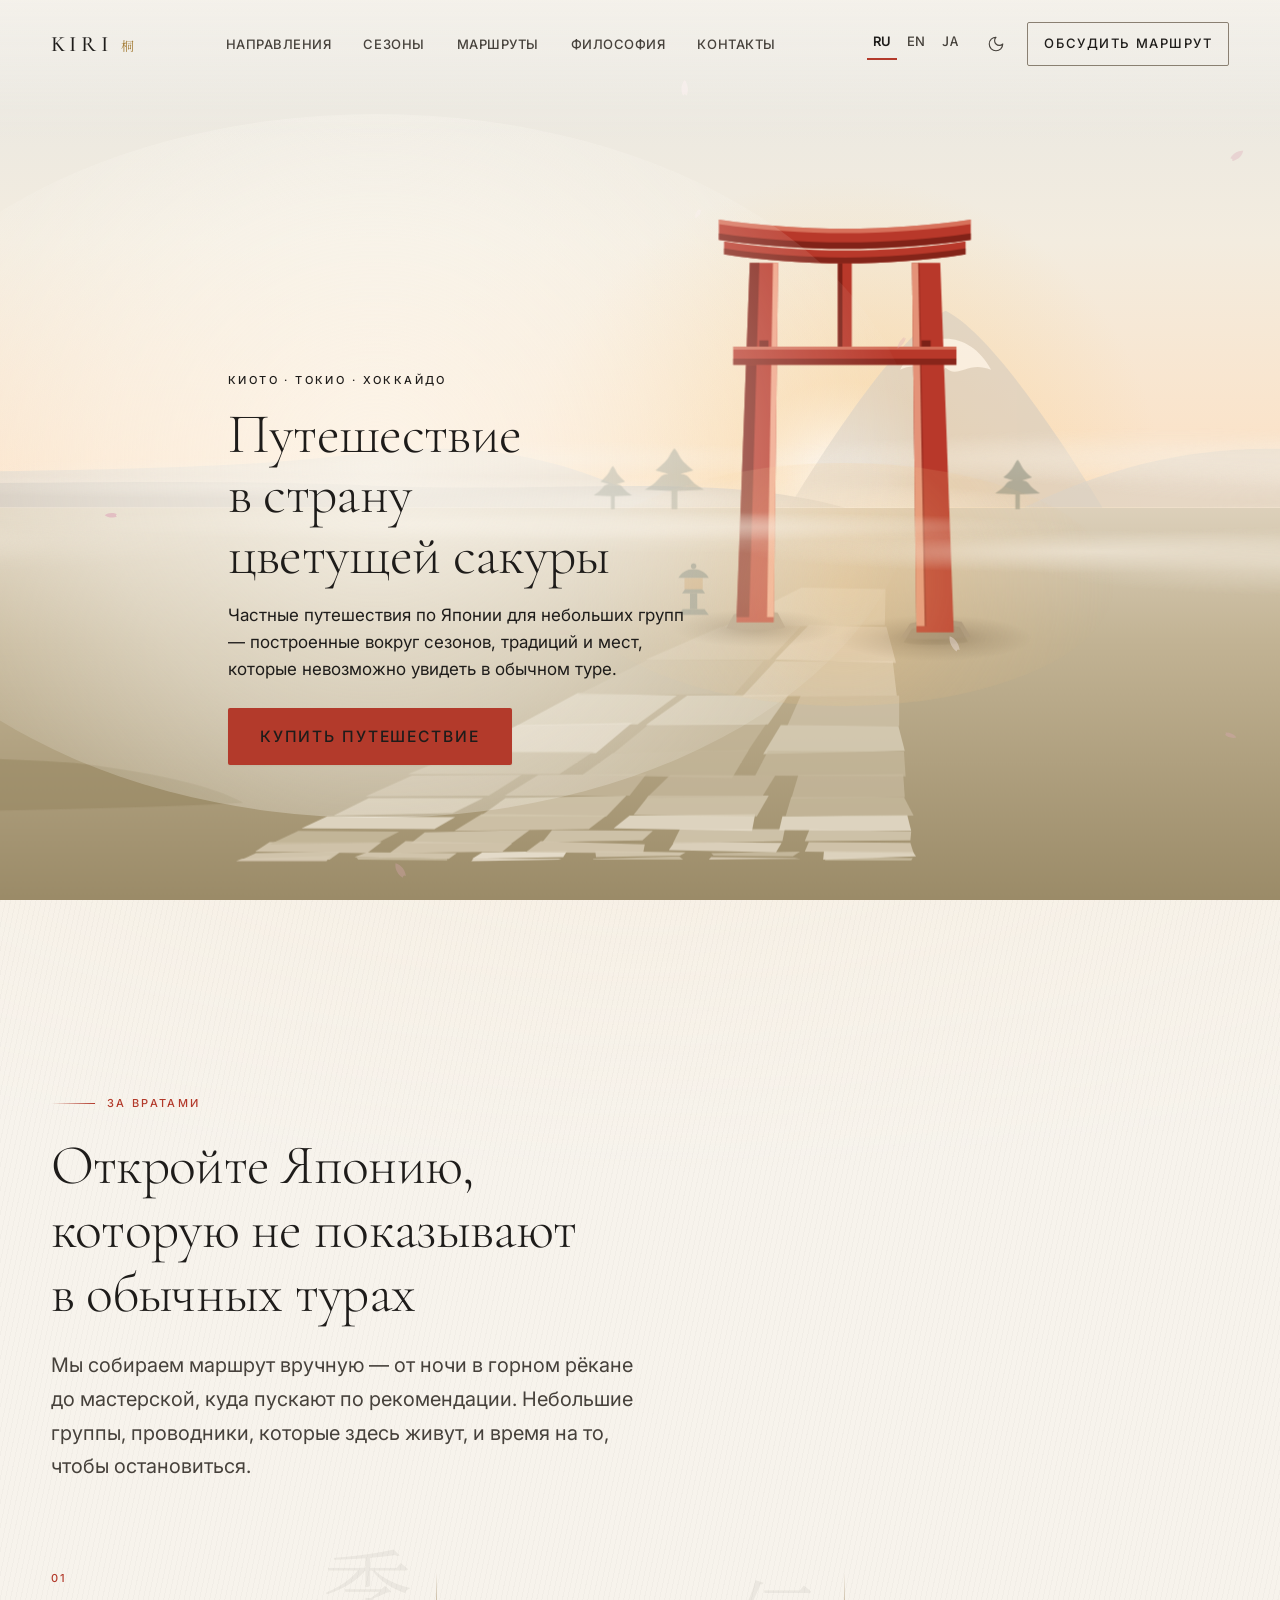
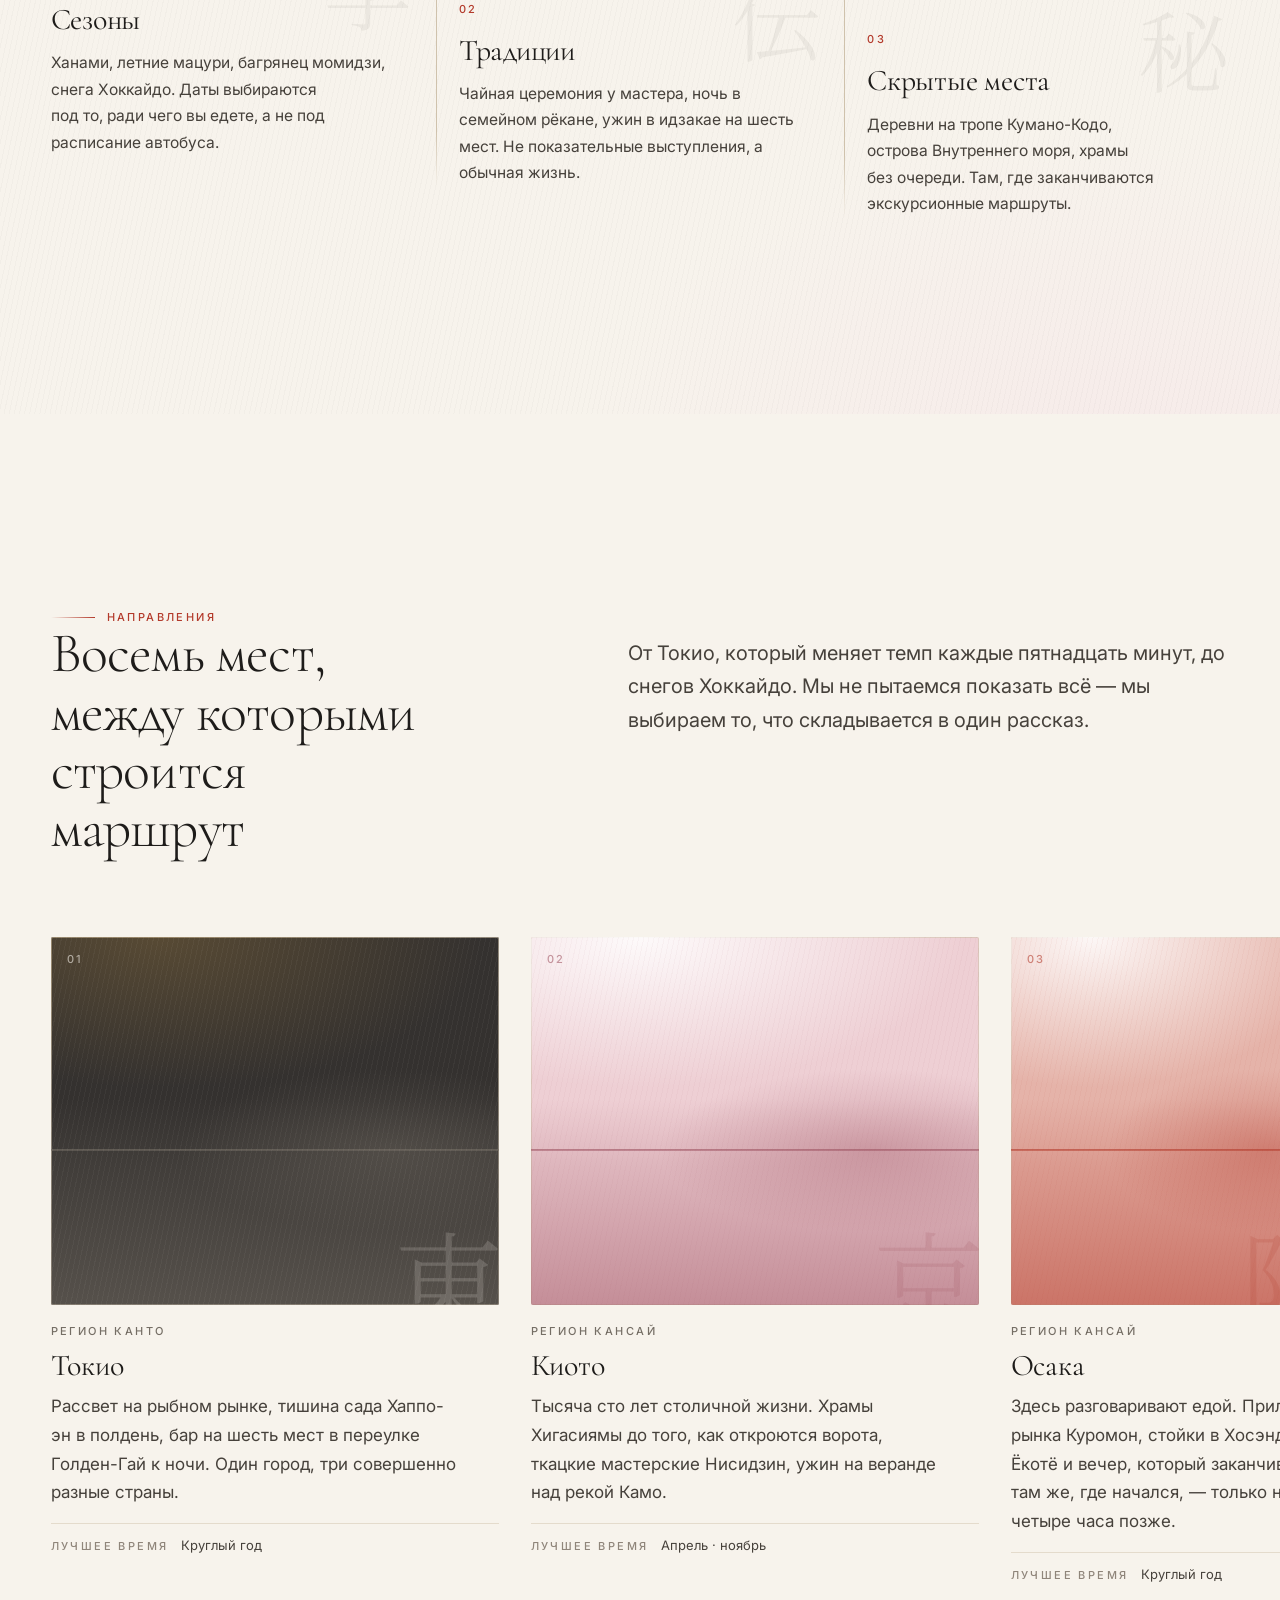
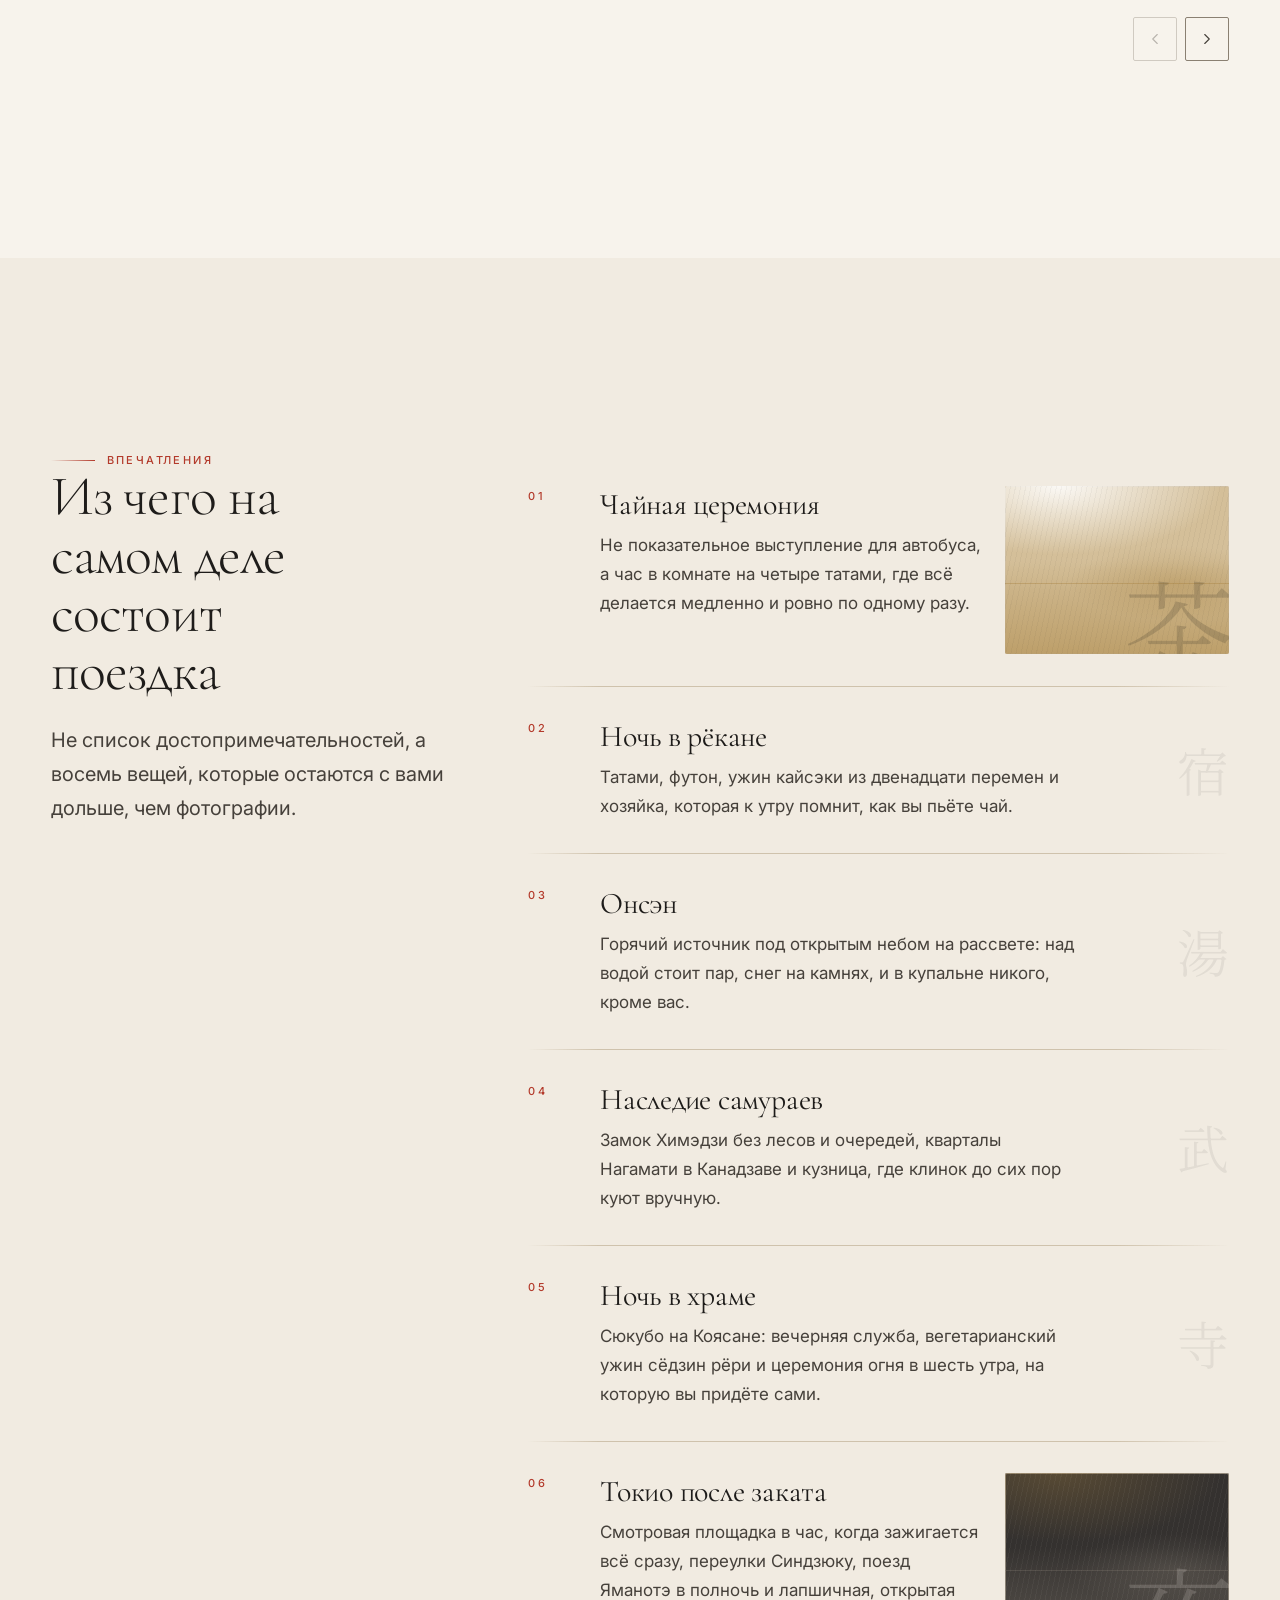
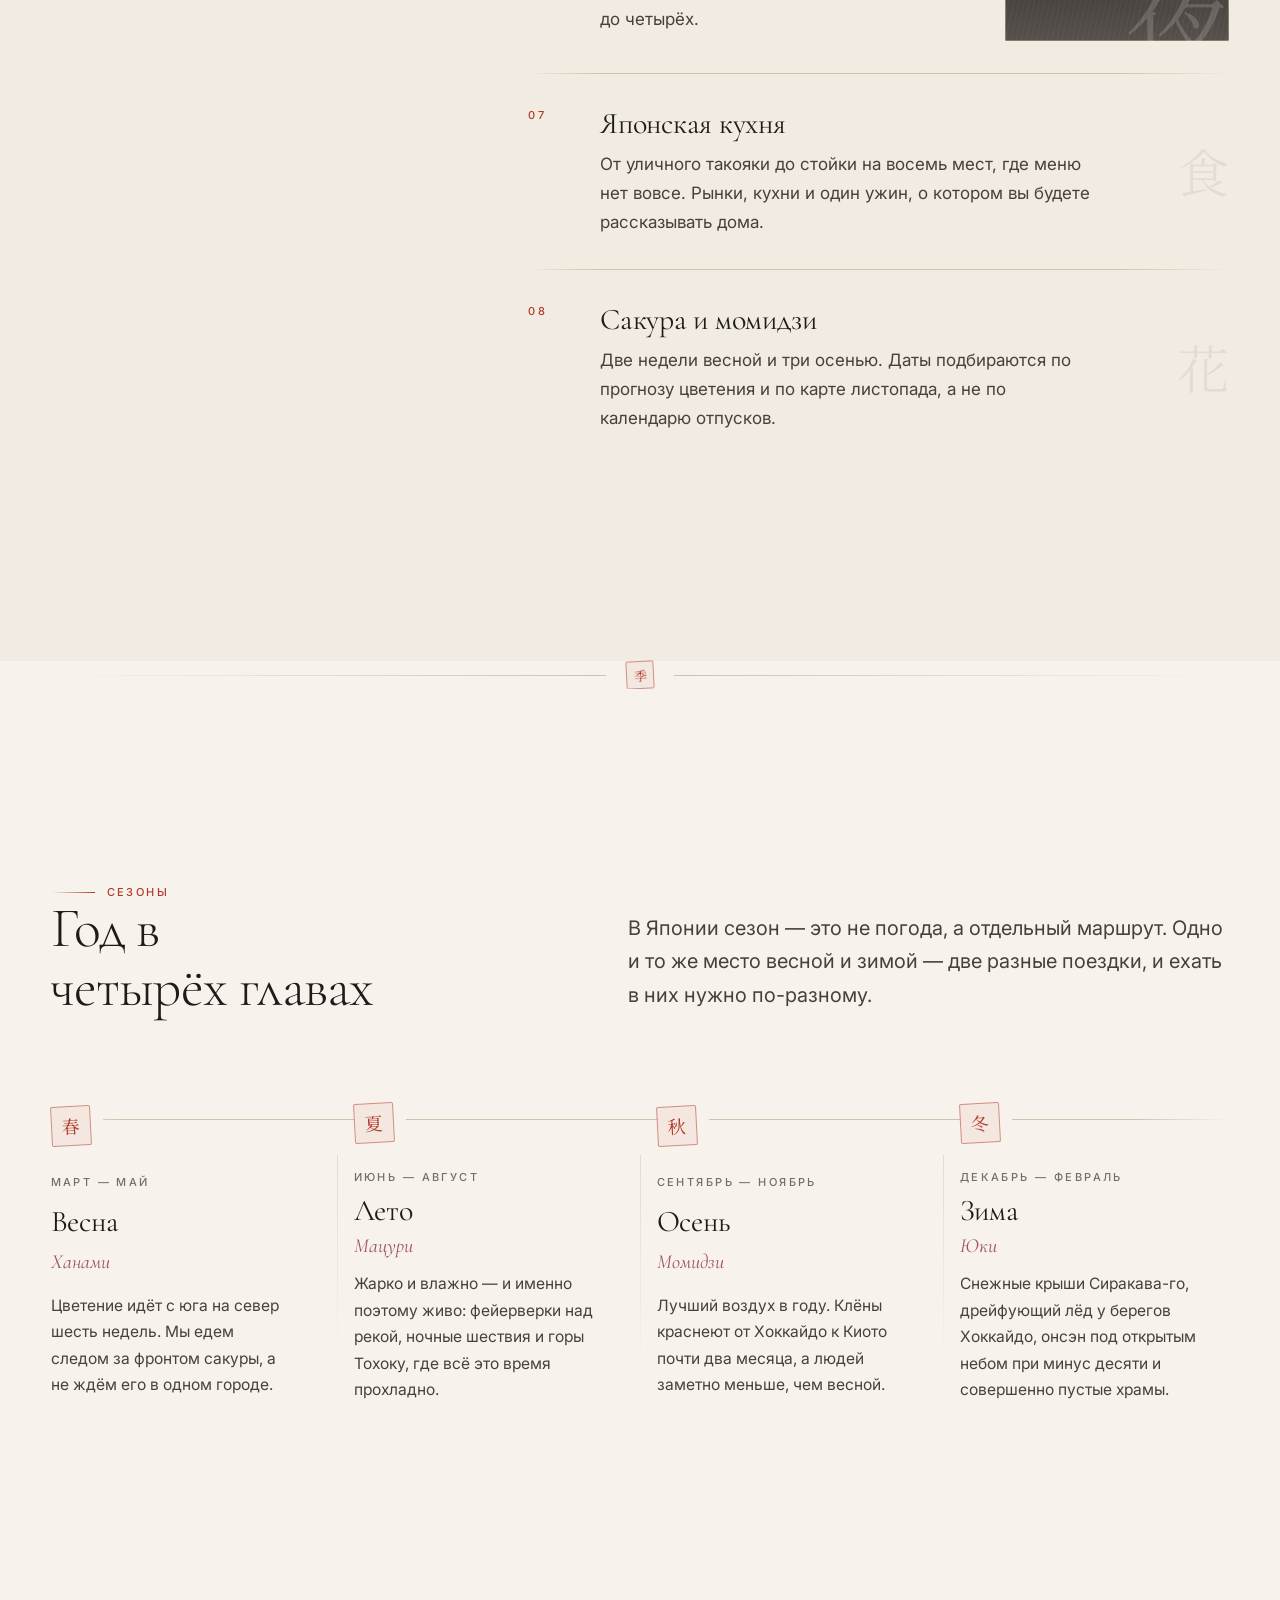
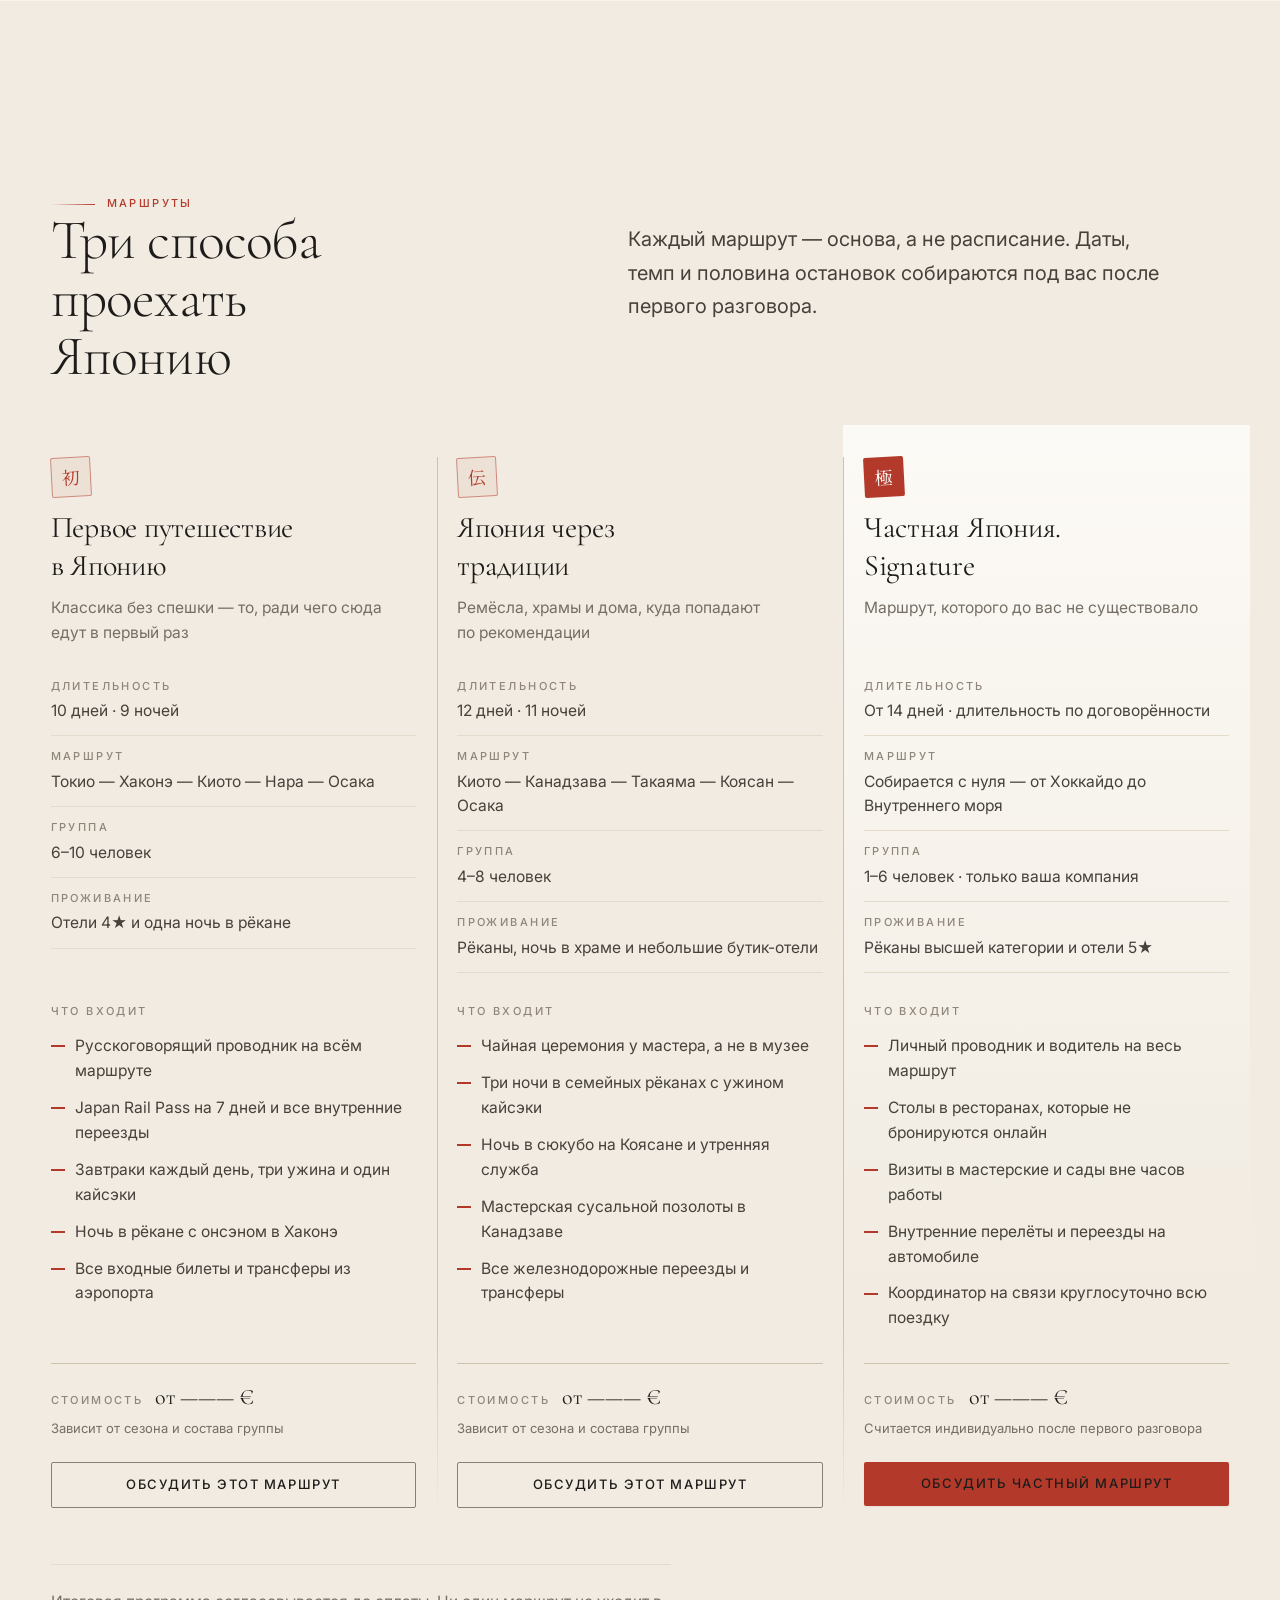
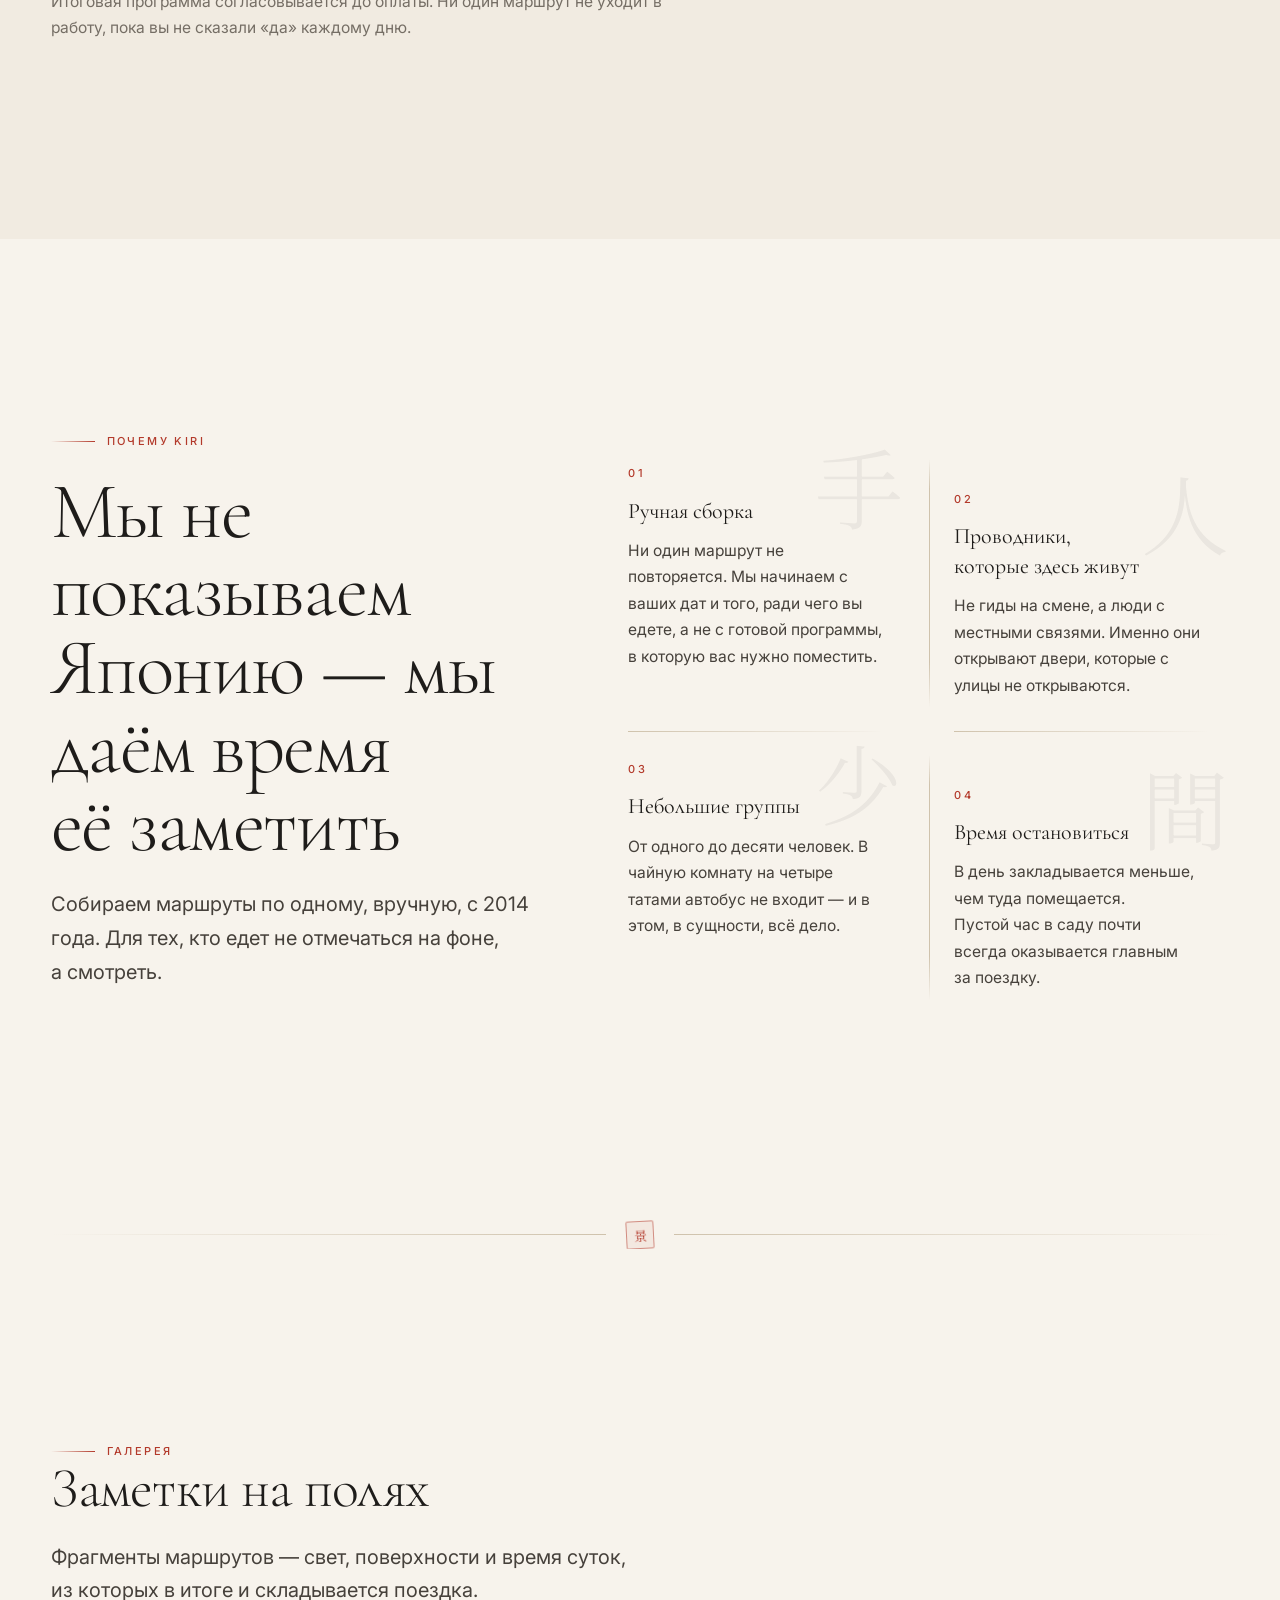
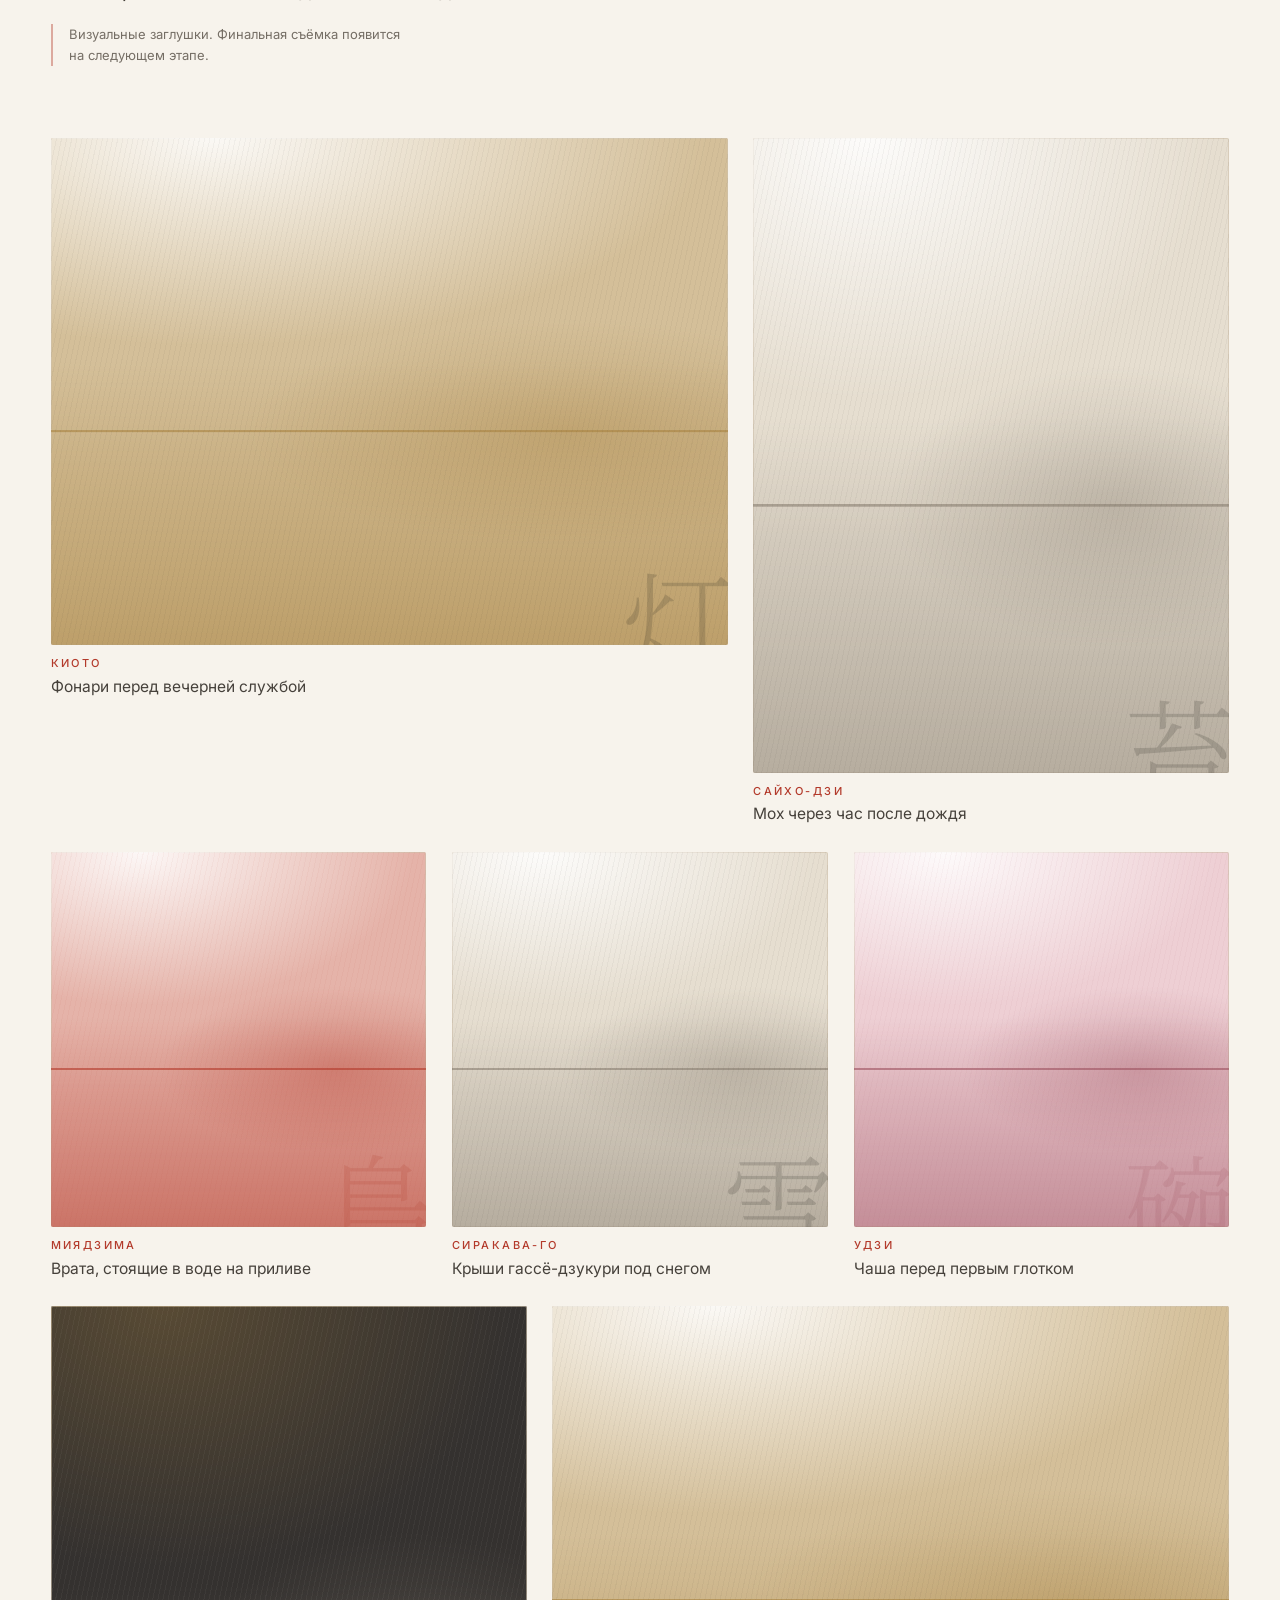
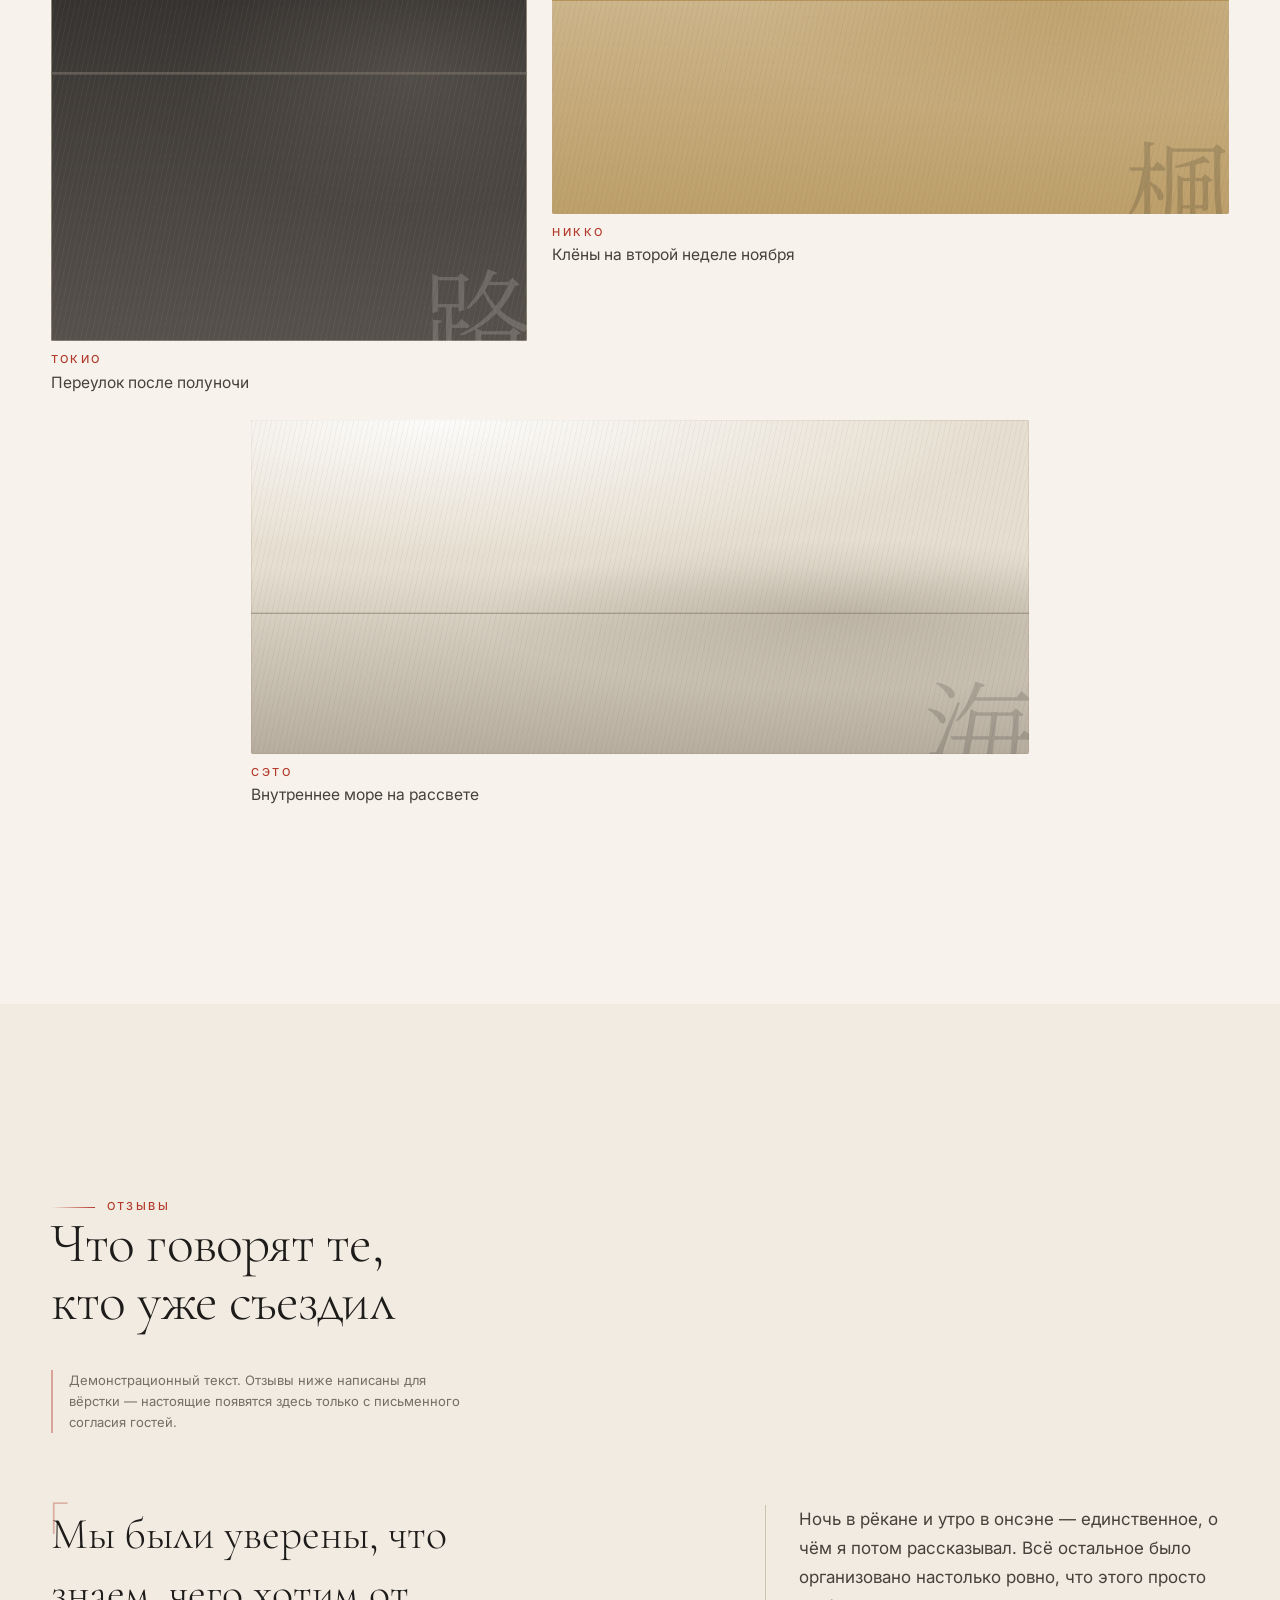
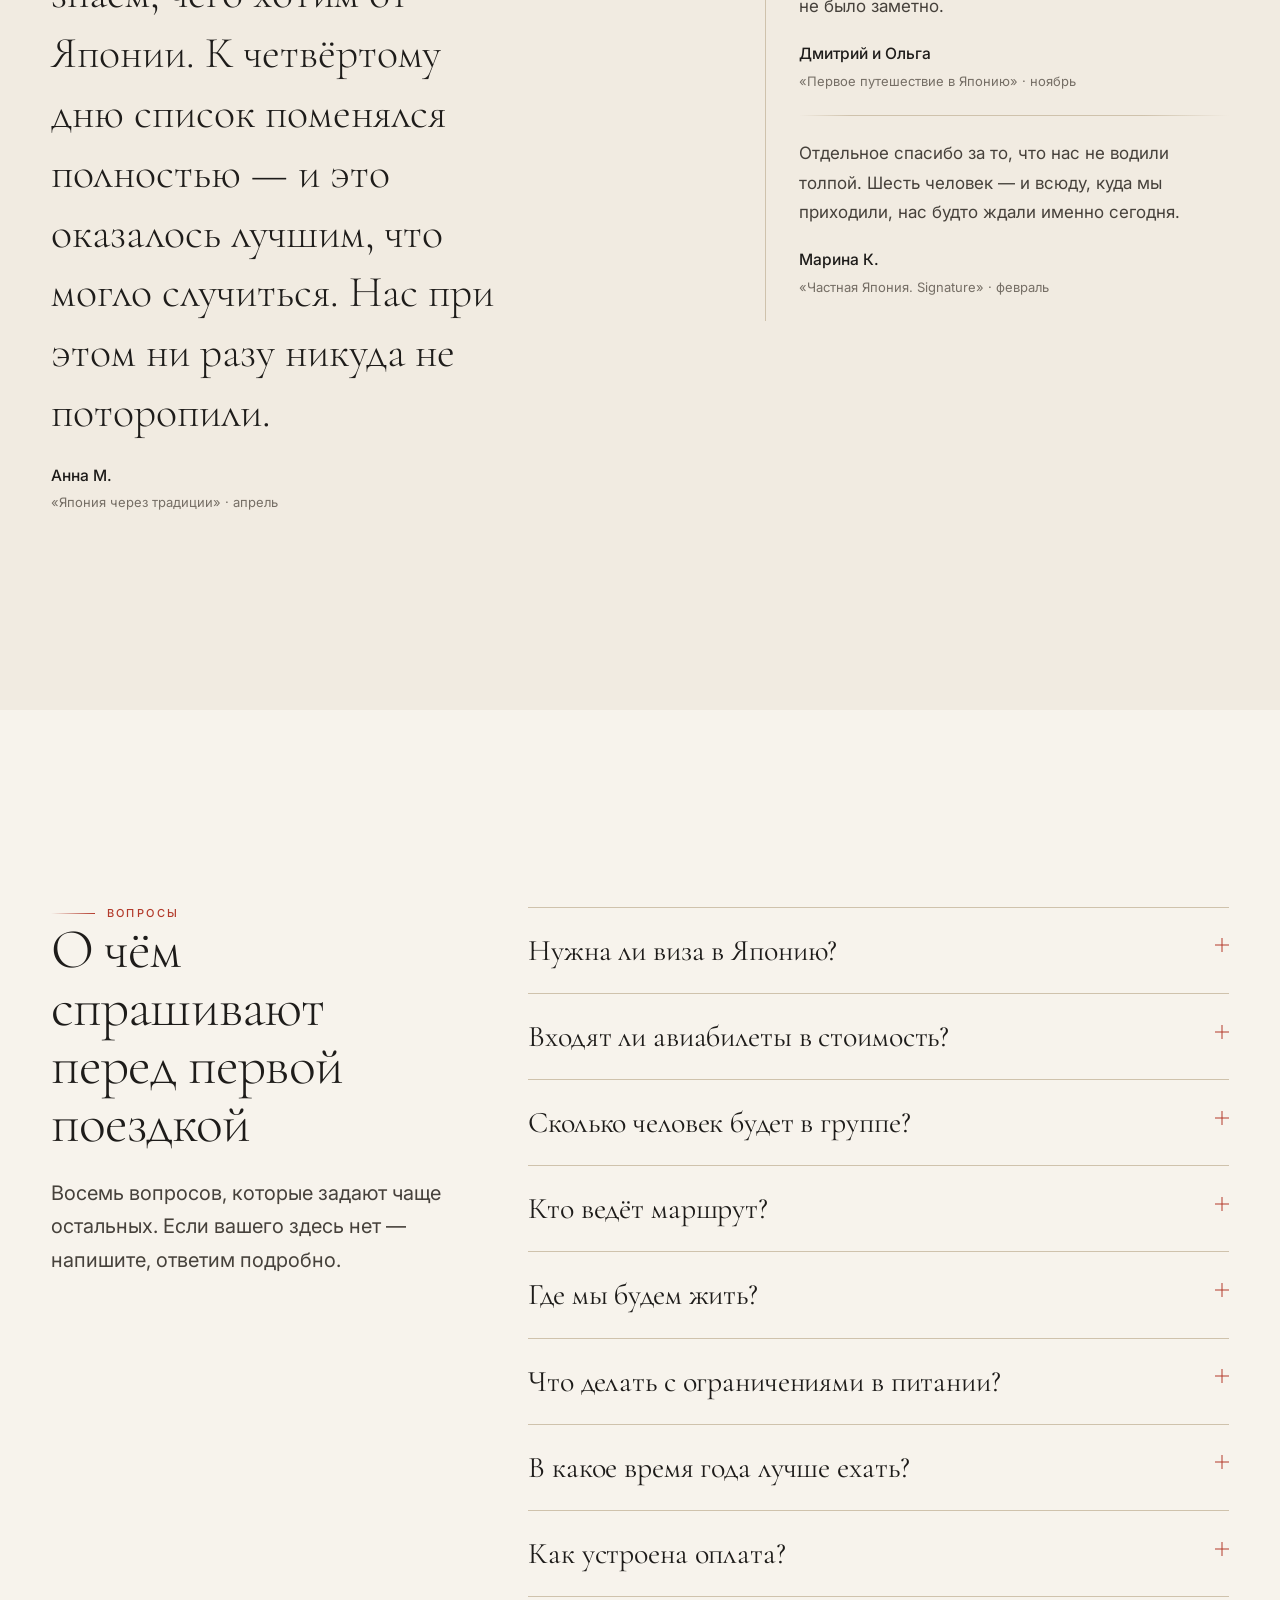
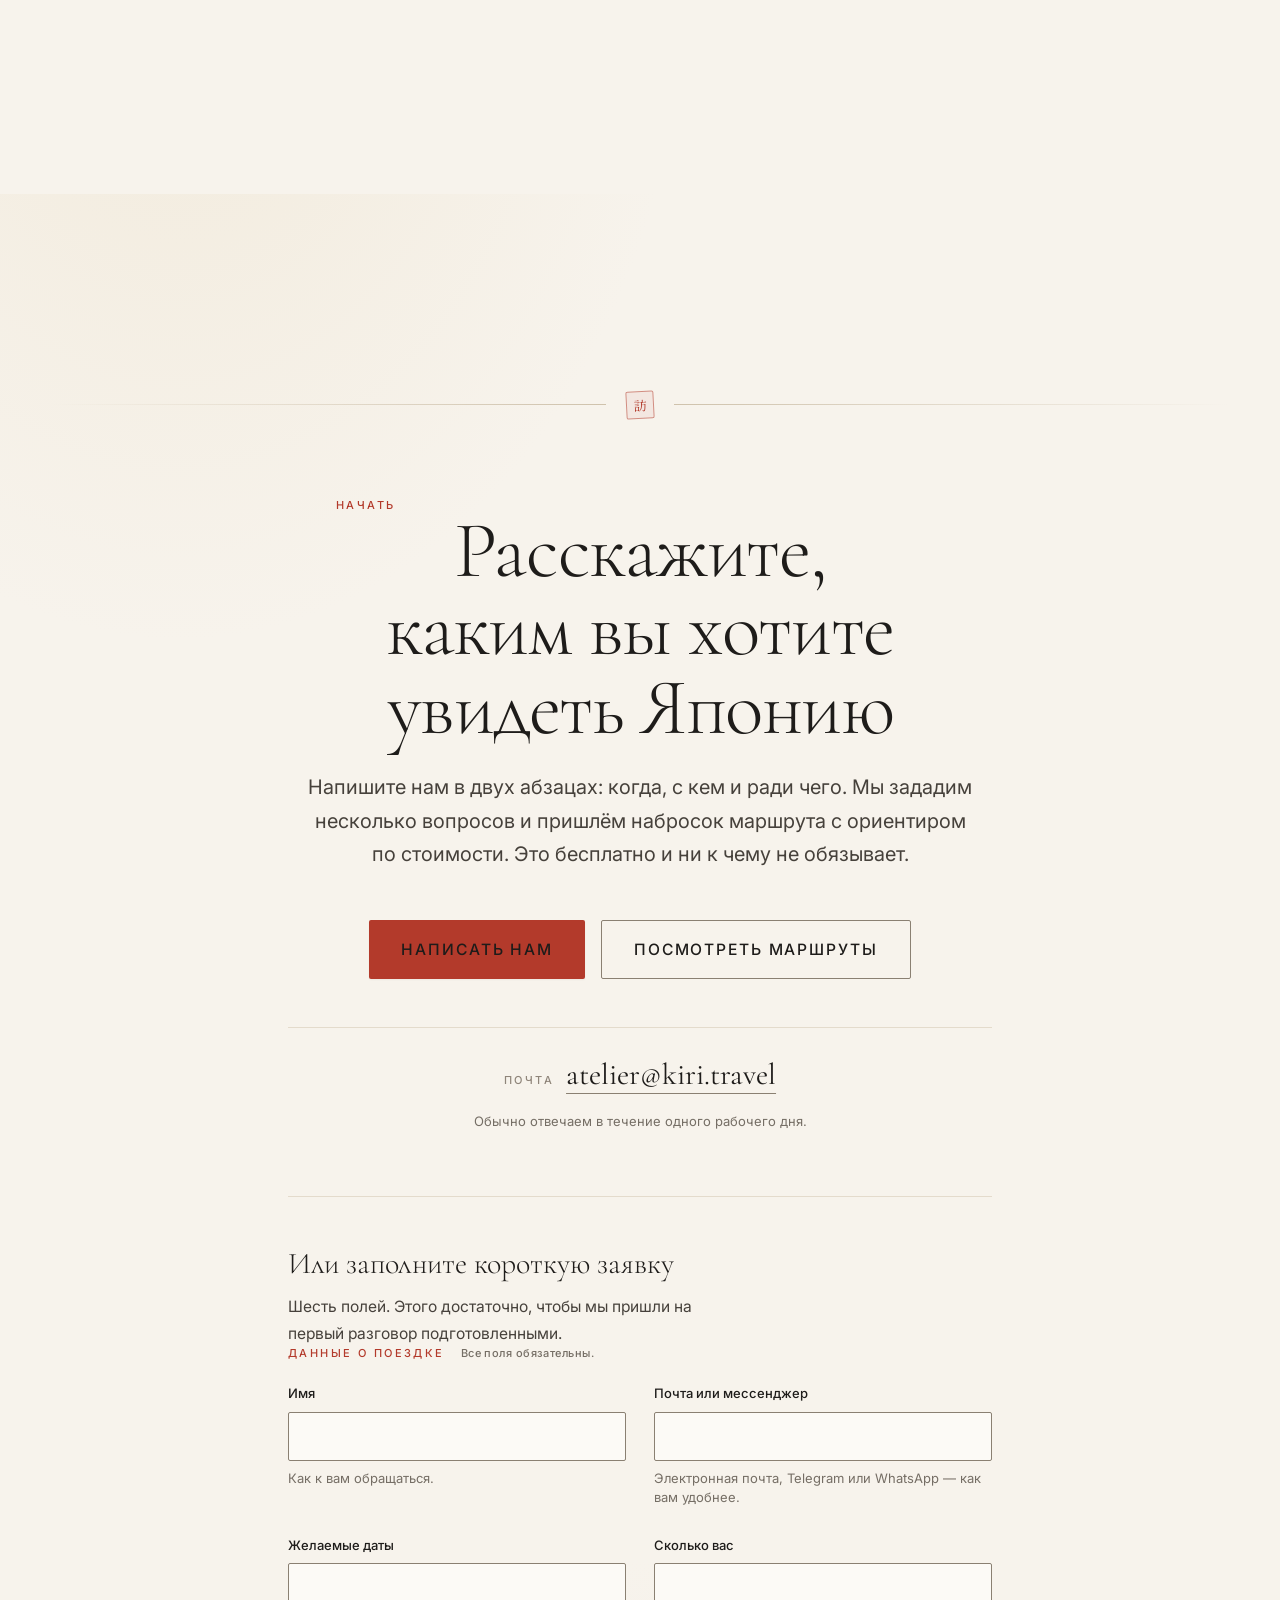
<file: projects/kiri/index.html>
<!doctype html>
<html lang="ru" data-theme="light">
  <head>
    <meta charset="UTF-8" />
    <meta name="robots" content="noindex, nofollow" />
    <meta name="viewport" content="width=device-width, initial-scale=1.0, viewport-fit=cover" />
    <link rel="icon" type="image/svg+xml" href="./favicon.svg" />
    <link rel="apple-touch-icon" href="./apple-touch-icon.png" />

    <!--
      The head below is authored in Russian, the site's default language, so a
      crawler that does not execute JavaScript reads a complete and correct
      document. When a visitor switches language, useDocumentMetadata() rewrites
      every one of these tags — see src/hooks/useDocumentMetadata.ts. Keep the
      two in step: a tag added here needs a line there, and vice versa.

      ⚠ https://kiri.travel is a PLACEHOLDER origin, and /og-image.jpg is a
        frame of the real Hero rather than photography. Both are listed in
        docs/stage-6-placeholders.md and must be confirmed before launch.
    -->
    <title>KIRI — частные путешествия по Японии</title>
    <meta
      name="description"
      content="Бутиковое ателье путешествий: камерные маршруты по Японии, собранные вручную — от первого разговора до последнего дня."
    />
    <link rel="canonical" href="https://nembjes-art.github.io/works/projects/kiri/" />

    <meta property="og:type" content="website" />
    <meta property="og:site_name" content="KIRI" />
    <meta property="og:title" content="KIRI — частные путешествия по Японии" />
    <meta
      property="og:description"
      content="Бутиковое ателье путешествий: камерные маршруты по Японии, собранные вручную — от первого разговора до последнего дня."
    />
    <meta property="og:url" content="https://nembjes-art.github.io/works/projects/kiri/" />
    <meta property="og:locale" content="ru_RU" />
    <meta property="og:image" content="https://nembjes-art.github.io/works/projects/kiri/og-image.jpg" />
    <meta property="og:image:width" content="1200" />
    <meta property="og:image:height" content="630" />
    <meta property="og:image:alt" content="Сакура у ворот тории на рассвете — заставка KIRI" />

    <meta name="twitter:card" content="summary_large_image" />
    <meta name="twitter:title" content="KIRI — частные путешествия по Японии" />
    <meta
      name="twitter:description"
      content="Бутиковое ателье путешествий: камерные маршруты по Японии, собранные вручную — от первого разговора до последнего дня."
    />
    <meta name="twitter:image" content="https://nembjes-art.github.io/works/projects/kiri/og-image.jpg" />
    <meta name="twitter:image:alt" content="Сакура у ворот тории на рассвете — заставка KIRI" />

    <!--
      Structured data. Deliberately minimal: every property below is either a
      brand fact or copy the client wrote. There is no address, no telephone,
      no rating, no review count and no award, because there is no verified
      business behind them yet — and an invented one is worse than an absent
      one. Kept in sync by buildStructuredData() in src/lib/seo.ts.
    -->
    <script type="application/ld+json" id="structured-data">
      {
        "@context": "https://schema.org",
        "@type": "TravelAgency",
        "@id": "https://nembjes-art.github.io/works/projects/kiri/#organization",
        "name": "KIRI",
        "alternateName": "桐",
        "url": "https://nembjes-art.github.io/works/projects/kiri/",
        "description": "Ателье частных путешествий по Японии. Камерные группы и индивидуальные маршруты.",
        "email": "mailto:atelier@kiri.travel",
        "foundingDate": "2014",
        "inLanguage": "ru",
        "knowsLanguage": ["ru", "en", "ja"],
        "areaServed": { "@type": "Country", "name": "Japan" }
      }
    </script>

    <meta name="color-scheme" content="light dark" />
    <!--
      Single theme-color tag, maintained by the boot script below and kept in
      sync afterwards by applyTheme() in src/lib/theme.ts. It is deliberately
      NOT media-scoped: media queries follow the OS, which would contradict an
      explicit user choice of light or dark.
      The value below is the light default for the no-JS case.
    -->
    <meta name="theme-color" id="theme-color" content="#F7F3EC" />

    <!--
      Boot script — runs synchronously before first paint.

      It resolves *theme* and *language* onto <html> so neither flashes:
      the theme drives every colour token, and the lang attribute drives the
      [lang='ja'] typography overrides (font stacks, leading, tracking).

      Kept dependency-free and tiny. These constants are duplicated,
      deliberately, from src/lib/theme.ts and src/lib/i18n.ts:
        THEME_STORAGE_KEY    = 'kiri.theme'
        LANGUAGE_STORAGE_KEY = 'kiri.language'
        THEME_COLOR          = { light: '#F7F3EC', dark: '#0A0E13' }
        DEFAULT_LANGUAGE     = 'ru'
      If either module changes, change this too.
    -->
    <script>
      ;(function () {
        var root = document.documentElement

        function read(key) {
          try {
            return localStorage.getItem(key)
          } catch (_) {
            return null
          }
        }

        /* --- Theme ------------------------------------------------------- */
        var themeColor = { light: '#F7F3EC', dark: '#0A0E13' }
        var resolved = 'light'
        try {
          var stored = read('kiri.theme')
          var preference =
            stored === 'light' || stored === 'dark' || stored === 'system' ? stored : 'system'
          var systemDark =
            window.matchMedia && window.matchMedia('(prefers-color-scheme: dark)').matches
          resolved = preference === 'system' ? (systemDark ? 'dark' : 'light') : preference
        } catch (_) {
          resolved = 'light'
        }
        root.dataset.theme = resolved
        root.style.colorScheme = resolved
        var meta = document.getElementById('theme-color')
        if (meta) meta.setAttribute('content', themeColor[resolved])

        /* --- Language ---------------------------------------------------- */
        /* A valid saved choice wins; otherwise Russian. The browser/OS
           language is never consulted. */
        var storedLang = read('kiri.language')
        root.lang =
          storedLang === 'ru' || storedLang === 'en' || storedLang === 'ja' ? storedLang : 'ru'

        /* A returning Japanese reader needs the full Noto families, and needs
           them requested here rather than after React mounts — otherwise the
           whole page sets in a fallback CJK face and reflows when they arrive.
           Everyone else gets the ornament subset linked below and nothing more.
           Mirrors ensureJapaneseFonts() in src/lib/fonts.ts; same id, so the
           React side never adds a second one. */
        if (root.lang === 'ja' && !document.getElementById('jp-fonts')) {
          var jp = document.createElement('link')
          jp.id = 'jp-fonts'
          jp.rel = 'stylesheet'
          jp.href =
            'https://fonts.googleapis.com/css2?family=Noto+Sans+JP:wght@300;400;500&family=Noto+Serif+JP:wght@300;400;500&display=swap'
          document.head.appendChild(jp)
        }
      })()
    </script>

    <link rel="preconnect" href="https://fonts.googleapis.com" />
    <link rel="preconnect" href="https://fonts.gstatic.com" crossorigin />
    <!--
      Cormorant Garamond — editorial display serif (Latin, Latin-ext, Cyrillic, Vietnamese)
      Inter                — UI / body sans (Latin, Latin-ext, Cyrillic, Greek)
    -->
    <link
      rel="stylesheet"
      href="https://fonts.googleapis.com/css2?family=Cormorant+Garamond:ital,wght@0,300;0,400;0,500;0,600;1,300;1,400&family=Inter:wght@300;400;500;600&display=swap"
    />
    <!--
      Noto Serif JP / Noto Sans JP — the Japanese companions.

      Requested as a `text=` subset containing exactly the CJK characters this
      page renders as *ornament* — the 桐 wordmark, the 印 seals, the ghosted
      watermark on every plate. Asking for the whole families here cost a reader
      of the Russian page 538 KB of Japanese typeface, in two dozen separate
      unicode-range subsets, to draw about fifteen characters. The subset below
      is a few kilobytes and is the same typeface.

      The full families are loaded only for a page that is actually in Japanese:
      by the boot script above for a returning Japanese reader, and by
      ensureJapaneseFonts() when someone switches language mid-session.

      ⚠ This list is ORNAMENT_GLYPHS in src/lib/fonts.ts, percent-encoded. The
        two are the same list written twice; qa/stage7-perf.mjs fails the run if
        the page renders a character that is not in it.
    -->
    <link
      rel="stylesheet"
      href="https://fonts.googleapis.com/css2?family=Noto+Sans+JP:wght@300;400;500&family=Noto+Serif+JP:wght@300;400;500&text=%E3%80%82%E3%80%8C%E3%80%8D%E3%81%82%E3%81%8C%E3%81%8F%E3%81%93%E3%81%99%E3%81%9D%E3%81%A7%E3%81%AB%E3%81%AE%E3%81%AF%E3%82%88%E3%82%8B%E3%82%A4%E3%82%B5%E3%83%88%E4%BA%AC%E4%BA%BA%E4%BC%9D%E4%BD%93%E5%85%88%E5%86%99%E5%86%AC%E5%88%9D%E5%88%A9%E5%8C%97%E5%8D%B0%E5%95%8F%E5%A3%B0%E5%A4%8F%E5%A4%9C%E5%A5%88%E5%AD%A3%E5%AE%AE%E5%AE%BF%E5%AF%8C%E5%AF%BA%E5%B0%91%E5%B1%85%E5%BA%83%E5%BF%85%E5%BF%B5%E6%89%8B%E6%95%B7%E6%97%85%E6%97%A5%E6%98%A5%E6%99%AF%E6%9C%AC%E6%9C%B1%E6%9D%B1%E6%A1%90%E6%A5%93%E6%A5%B5%E6%AD%A6%E6%B5%B7%E6%B9%AF%E7%81%AF%E7%90%86%E7%94%A8%E7%9C%9F%E7%A2%97%E7%A7%8B%E7%A7%98%E7%A8%8B%E7%AF%80%E8%8A%B1%E8%8B%94%E8%8C%B6%E8%A6%81%E8%A8%AA%E8%AA%9E%E8%B3%AA%E8%B7%AF%E9%96%93%E9%98%AA%E9%9B%AA%E9%A3%9F%E9%A8%93%E9%B3%A5&display=swap"
    />
    <script type="module" crossorigin src="./assets/index-CivM5lVI.js"></script>
    <link rel="modulepreload" crossorigin href="./assets/i18n-UiC2eh6f.js">
    <link rel="modulepreload" crossorigin href="./assets/motion-ByVJSGvk.js">
    <link rel="modulepreload" crossorigin href="./assets/react-5ZKb7DWM.js">
    <link rel="stylesheet" crossorigin href="./assets/index-HS9bYaPJ.css">
  </head>
  <body>
    <div id="root"></div>
    <noscript>
      <p style="padding: 2rem; font-family: system-ui, sans-serif">
        Для работы сайта необходим JavaScript. / This site requires JavaScript. /
        このサイトの利用には JavaScript が必要です。
      </p>
    </noscript>
  </body>
</html>
</file>
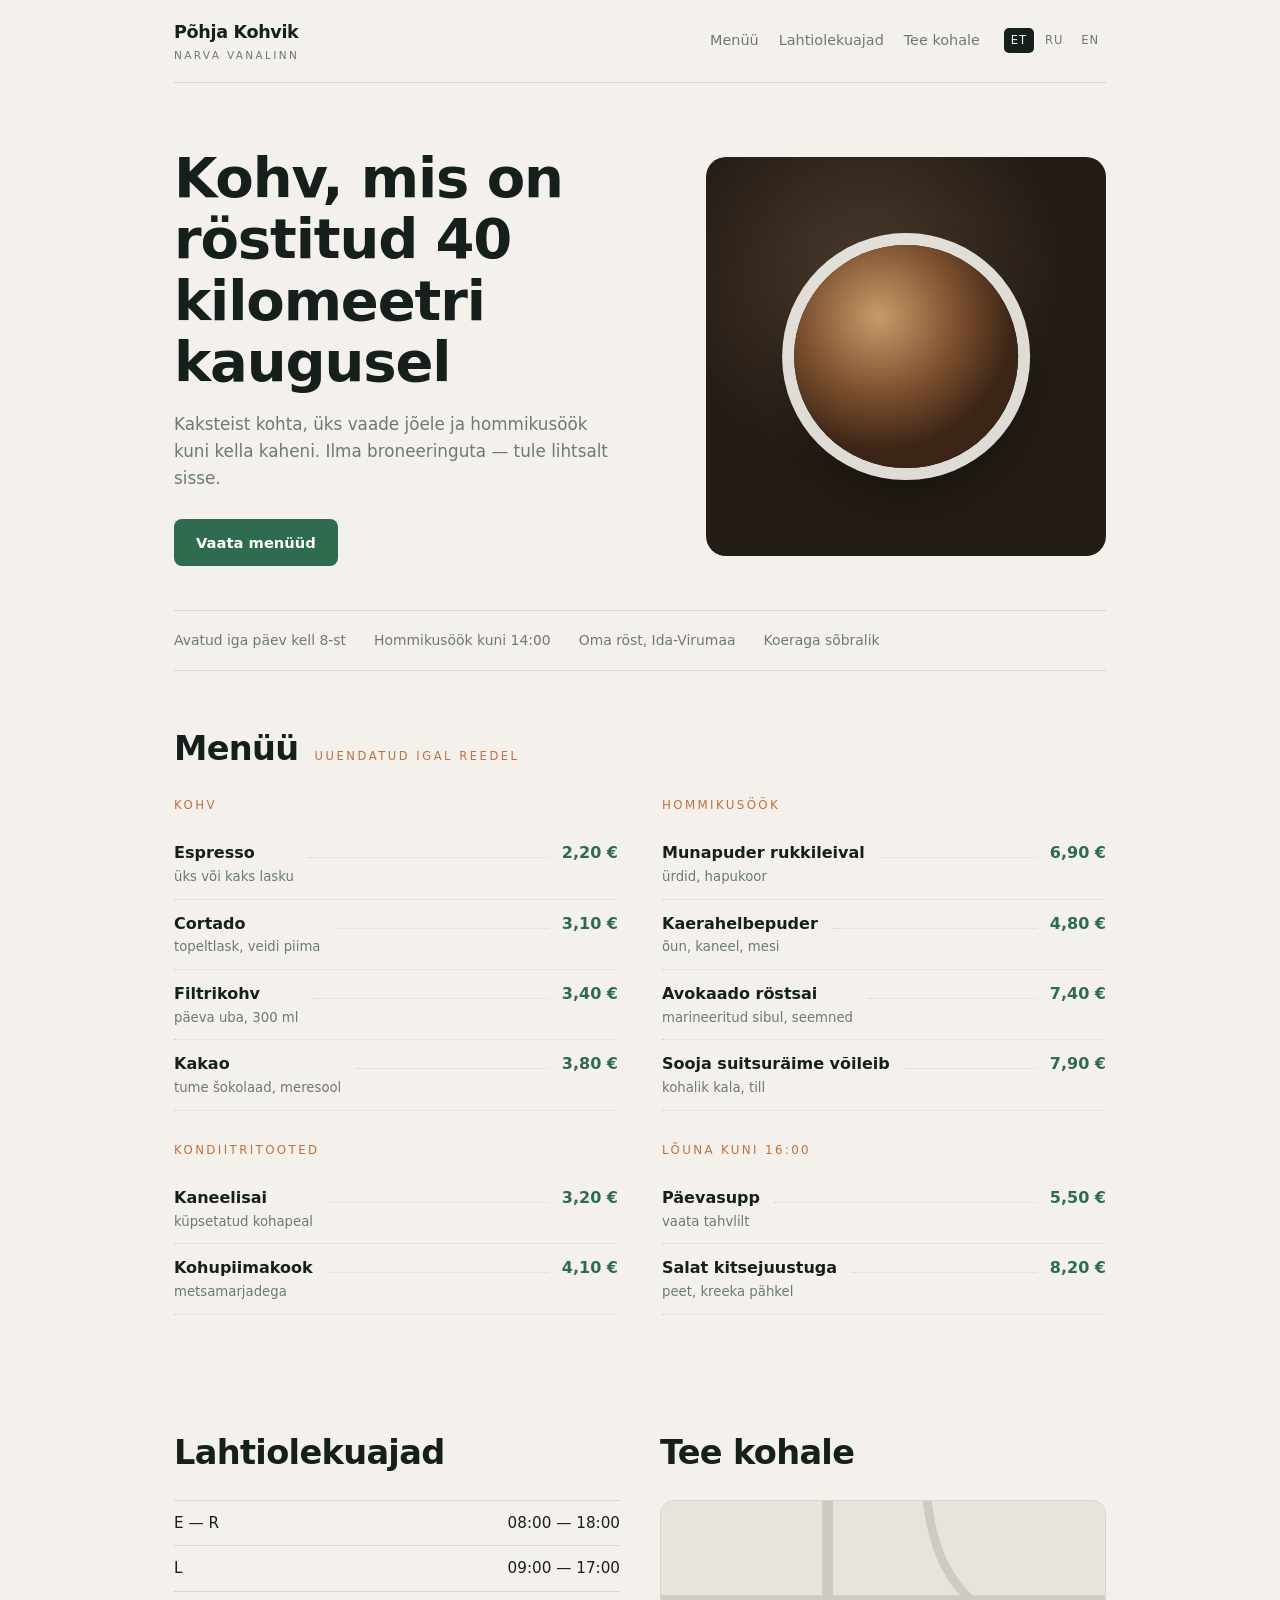
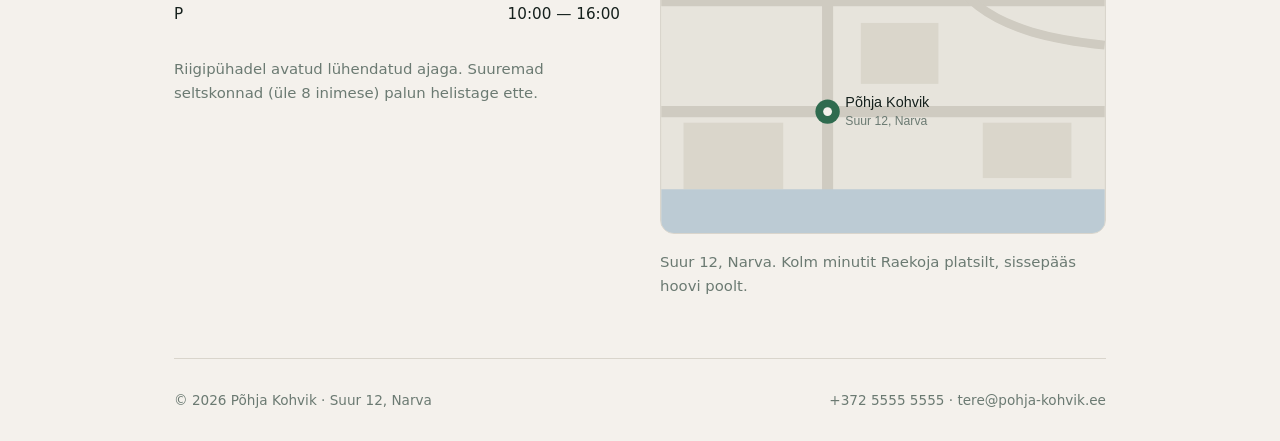
<file: projects/kohvik/index.html>
<!doctype html>
<html lang="et">
<head>
<meta charset="utf-8">
<meta name="viewport" content="width=device-width,initial-scale=1">
<meta name="robots" content="noindex,follow">
<title>Põhja Kohvik — kohv ja hommikusöök Narvas</title>
<meta name="description" content="Väike kohvik Narva vanalinnas. Menüü, lahtiolekuajad ja tee kohale.">
<style>
:root{--paper:#F4F1EC;--ink:#15201C;--moss:#2F6B4F;--clay:#C2703C;--muted:#6B7A72;--line:#D9D5CC}
*{box-sizing:border-box;margin:0;padding:0}
body{background:var(--paper);color:var(--ink);font:400 16px/1.62 "Segoe UI",system-ui,sans-serif}
a{color:inherit}
.w{max-width:980px;margin:0 auto;padding:0 24px}
h1,h2,h3{line-height:1.1;letter-spacing:-.02em;font-weight:700}
h1{font-size:clamp(2.2rem,5.4vw,3.5rem)}h2{font-size:clamp(1.5rem,3vw,2.1rem)}h3{font-size:1.02rem}
.top{display:flex;align-items:center;gap:24px;padding:18px 0;border-bottom:1px solid var(--line)}
.mark{font-weight:700;letter-spacing:-.02em;font-size:1.1rem}
.mark small{display:block;font-weight:400;font-size:.66rem;letter-spacing:.22em;text-transform:uppercase;color:var(--muted)}
.top nav{margin-left:auto;display:flex;gap:20px;font-size:.9rem}
.top nav a{text-decoration:none;color:var(--muted)}
.top nav a:hover{color:var(--moss)}
.lang{display:flex;gap:4px;font-size:.72rem;text-transform:uppercase;letter-spacing:.08em}
.lang a{text-decoration:none;color:var(--muted);padding:3px 7px;border-radius:5px}
.lang a[aria-current]{background:var(--ink);color:var(--paper)}
.btn{display:inline-block;text-decoration:none;background:var(--moss);color:#fff;padding:12px 22px;
  border-radius:8px;font-size:.92rem;font-weight:600}
.btn:hover{background:#245740}
.hero{padding:64px 0 44px;display:grid;grid-template-columns:1.1fr .9fr;gap:44px;align-items:center}
.hero p.l{color:var(--muted);font-size:1.05rem;margin:18px 0 26px;max-width:42ch}
.cup{aspect-ratio:1;border-radius:20px;position:relative;overflow:hidden;
  background:radial-gradient(70% 70% at 40% 30%,#4A3A2C,#241C16 70%)}
.cup::before{content:"";position:absolute;left:50%;top:50%;width:56%;aspect-ratio:1;transform:translate(-50%,-50%);
  border-radius:50%;background:radial-gradient(60% 60% at 38% 32%,#C99B6A,#7A4E2D 60%,#3B2517 100%);
  box-shadow:0 0 0 12px rgba(244,241,236,.9),0 26px 50px rgba(0,0,0,.35)}
.facts{display:flex;flex-wrap:wrap;gap:28px;padding:18px 0;border-top:1px solid var(--line);
  border-bottom:1px solid var(--line);font-size:.87rem;color:var(--muted)}
.sec{padding:60px 0}
.sec-h{display:flex;align-items:baseline;gap:16px;margin-bottom:28px}
.sec-h span{font-size:.72rem;letter-spacing:.22em;text-transform:uppercase;color:var(--clay)}
.menu{display:grid;grid-template-columns:1fr 1fr;gap:44px}
.menu ul{list-style:none}
.menu li{display:flex;gap:14px;align-items:baseline;padding:11px 0;border-bottom:1px dotted var(--line)}
.menu li b{font-weight:600}
.menu li i{flex:1;border-bottom:1px dotted var(--line);font-style:normal}
.menu li span{color:var(--moss);font-weight:600;white-space:nowrap}
.menu li small{display:block;color:var(--muted);font-size:.83rem;font-weight:400}
.cat{margin-bottom:14px;font-size:.74rem;letter-spacing:.2em;text-transform:uppercase;color:var(--clay)}
.info{display:grid;grid-template-columns:1fr 1fr;gap:40px;align-items:start}
.hours{list-style:none;font-size:.95rem}
.hours li{display:flex;justify-content:space-between;padding:10px 0;border-top:1px solid var(--line)}
.map{aspect-ratio:4/3;border-radius:14px;border:1px solid var(--line);overflow:hidden;position:relative;
  background:linear-gradient(#E7E4DC,#DCD8CE)}
.map svg{position:absolute;inset:0;width:100%;height:100%}
footer{border-top:1px solid var(--line);padding:30px 0;font-size:.85rem;color:var(--muted);
  display:flex;flex-wrap:wrap;gap:14px;justify-content:space-between}
@media(max-width:760px){.hero,.menu,.info{grid-template-columns:1fr}.top nav{display:none}.cup{max-width:300px}}
</style>
</head>
<body>
<div class="w">
<header class="top">
  <div class="mark">Põhja Kohvik<small>Narva vanalinn</small></div>
  <nav><a href="#menuu">Menüü</a><a href="#ajad">Lahtiolekuajad</a><a href="#tee">Tee kohale</a></nav>
  <div class="lang"><a href="#" aria-current="true">et</a><a href="#">ru</a><a href="#">en</a></div>
</header>

<section class="hero">
  <div>
    <h1>Kohv, mis on röstitud 40 kilomeetri kaugusel</h1>
    <p class="l">Kaksteist kohta, üks vaade jõele ja hommikusöök kuni kella kaheni. Ilma broneeringuta — tule lihtsalt sisse.</p>
    <a class="btn" href="#menuu">Vaata menüüd</a>
  </div>
  <div class="cup" aria-hidden="true"></div>
</section>

<div class="facts">
  <span>Avatud iga päev kell 8-st</span><span>Hommikusöök kuni 14:00</span>
  <span>Oma röst, Ida-Virumaa</span><span>Koeraga sõbralik</span>
</div>

<section class="sec" id="menuu">
  <div class="sec-h"><h2>Menüü</h2><span>uuendatud igal reedel</span></div>
  <div class="menu">
    <div>
      <p class="cat">Kohv</p>
      <ul>
        <li><b>Espresso<small>üks või kaks lasku</small></b><i></i><span>2,20 €</span></li>
        <li><b>Cortado<small>topeltlask, veidi piima</small></b><i></i><span>3,10 €</span></li>
        <li><b>Filtrikohv<small>päeva uba, 300 ml</small></b><i></i><span>3,40 €</span></li>
        <li><b>Kakao<small>tume šokolaad, meresool</small></b><i></i><span>3,80 €</span></li>
      </ul>
      <p class="cat" style="margin-top:30px">Kondiitritooted</p>
      <ul>
        <li><b>Kaneelisai<small>küpsetatud kohapeal</small></b><i></i><span>3,20 €</span></li>
        <li><b>Kohupiimakook<small>metsamarjadega</small></b><i></i><span>4,10 €</span></li>
      </ul>
    </div>
    <div>
      <p class="cat">Hommikusöök</p>
      <ul>
        <li><b>Munapuder rukkileival<small>ürdid, hapukoor</small></b><i></i><span>6,90 €</span></li>
        <li><b>Kaerahelbepuder<small>õun, kaneel, mesi</small></b><i></i><span>4,80 €</span></li>
        <li><b>Avokaado röstsai<small>marineeritud sibul, seemned</small></b><i></i><span>7,40 €</span></li>
        <li><b>Sooja suitsuräime võileib<small>kohalik kala, till</small></b><i></i><span>7,90 €</span></li>
      </ul>
      <p class="cat" style="margin-top:30px">Lõuna kuni 16:00</p>
      <ul>
        <li><b>Päevasupp<small>vaata tahvlilt</small></b><i></i><span>5,50 €</span></li>
        <li><b>Salat kitsejuustuga<small>peet, kreeka pähkel</small></b><i></i><span>8,20 €</span></li>
      </ul>
    </div>
  </div>
</section>

<section class="sec info">
  <div id="ajad">
    <div class="sec-h"><h2>Lahtiolekuajad</h2></div>
    <ul class="hours">
      <li><span>E — R</span><span>08:00 — 18:00</span></li>
      <li><span>L</span><span>09:00 — 17:00</span></li>
      <li><span>P</span><span>10:00 — 16:00</span></li>
    </ul>
    <p style="margin-top:20px;color:var(--muted);font-size:.93rem">Riigipühadel avatud lühendatud ajaga. Suuremad seltskonnad (üle 8 inimese) palun helistage ette.</p>
  </div>
  <div id="tee">
    <div class="sec-h"><h2>Tee kohale</h2></div>
    <div class="map" aria-hidden="true">
      <svg viewBox="0 0 400 300">
        <rect width="400" height="300" fill="#E7E4DC"/>
        <path d="M0 190h400M150 0v300M0 90h400" stroke="#CFCBC1" stroke-width="10" fill="none"/>
        <path d="M240 0c10 90 60 120 160 130" stroke="#CFCBC1" stroke-width="8" fill="none"/>
        <rect x="20" y="200" width="90" height="60" fill="#DAD6CB"/>
        <rect x="180" y="110" width="70" height="55" fill="#DAD6CB"/>
        <rect x="290" y="200" width="80" height="50" fill="#DAD6CB"/>
        <path d="M0 260h400v40H0z" fill="#BCCBD4"/>
        <circle cx="150" cy="190" r="11" fill="#2F6B4F"/>
        <circle cx="150" cy="190" r="4" fill="#F4F1EC"/>
        <text x="166" y="186" font-family="sans-serif" font-size="13" fill="#15201C">Põhja Kohvik</text>
        <text x="166" y="202" font-family="sans-serif" font-size="11" fill="#6B7A72">Suur 12, Narva</text>
      </svg>
    </div>
    <p style="margin-top:16px;color:var(--muted);font-size:.93rem">Suur 12, Narva. Kolm minutit Raekoja platsilt, sissepääs hoovi poolt.</p>
  </div>
</section>

<footer>
  <span>© 2026 Põhja Kohvik · Suur 12, Narva</span>
  <span>+372 5555 5555 · tere@pohja-kohvik.ee</span>
</footer>
</div>
</body>
</html>
</file>
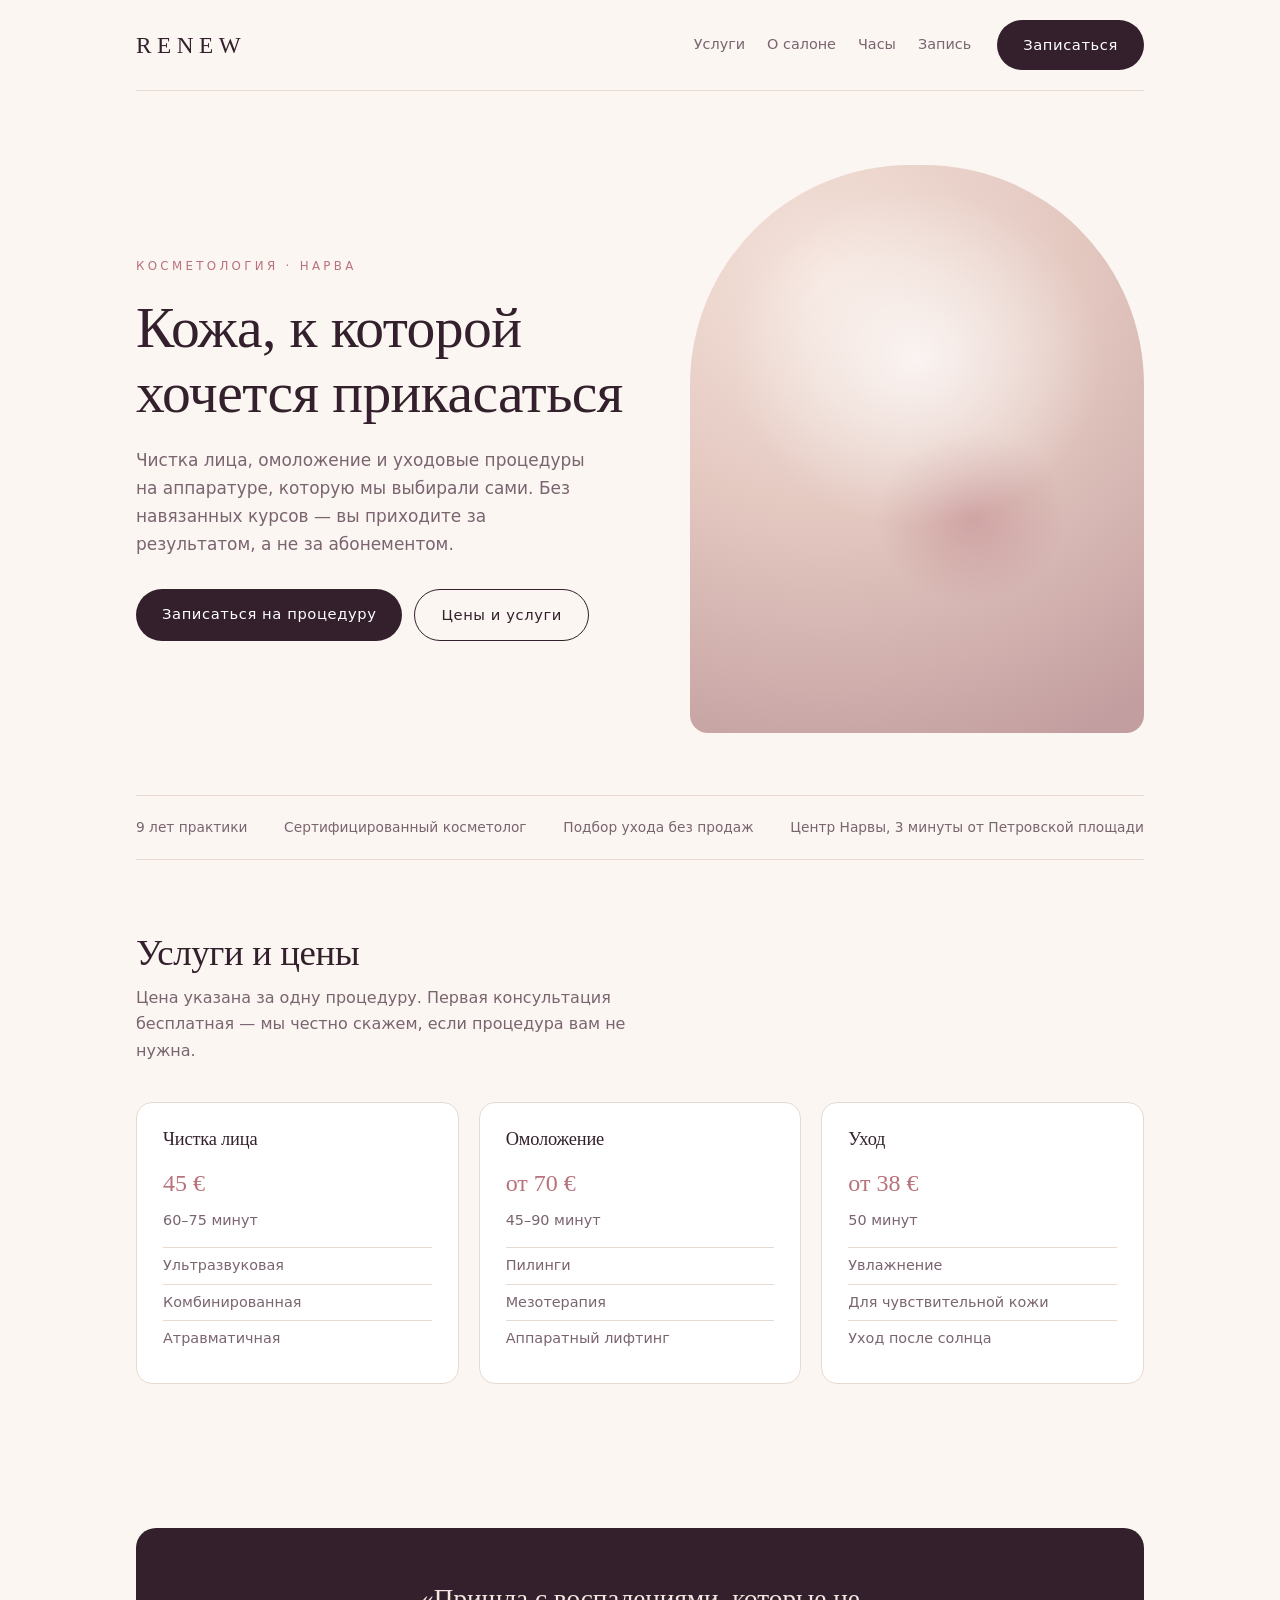
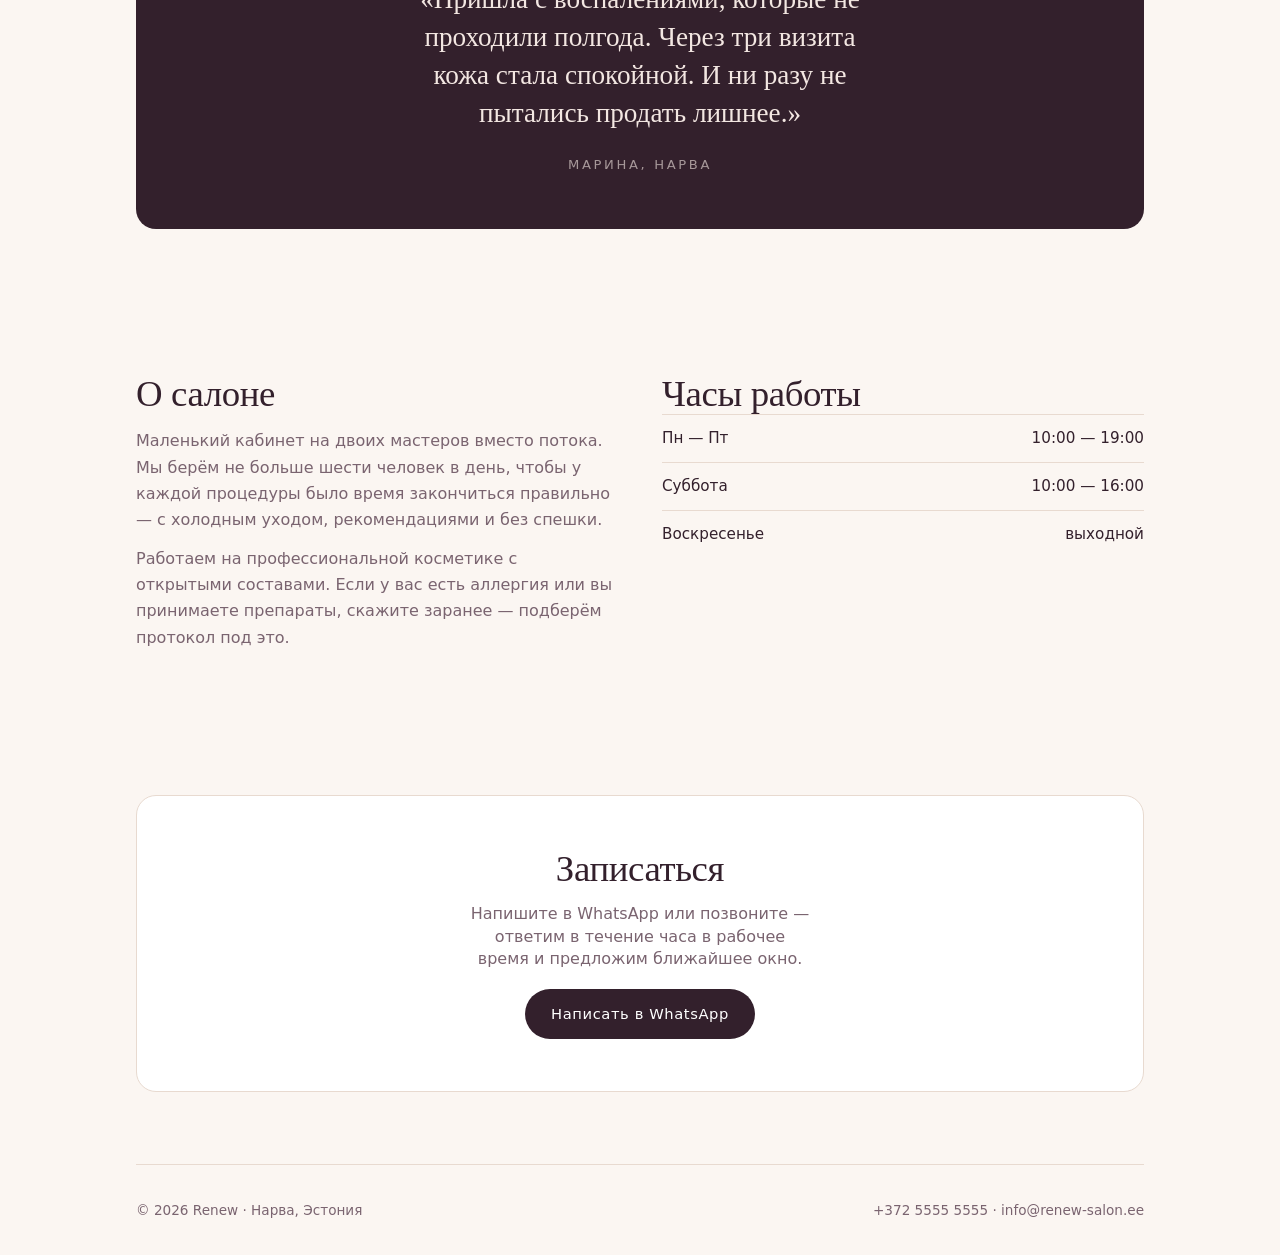
<file: projects/renew/index.html>
<!doctype html>
<html lang="ru">
<head>
<meta charset="utf-8">
<meta name="viewport" content="width=device-width,initial-scale=1">
<meta name="robots" content="noindex,follow">
<title>Renew — косметология в Нарве</title>
<meta name="description" content="Чистка лица, омоложение и уходовые процедуры в Нарве. Запись в один клик.">
<style>
:root{--cream:#FBF6F2;--plum:#33202C;--rose:#B9727C;--sand:#E8DAD0;--soft:#7A6470}
*{box-sizing:border-box;margin:0;padding:0}
body{background:var(--cream);color:var(--plum);font:400 16px/1.65 "Segoe UI",system-ui,sans-serif}
img{max-width:100%;display:block}
.w{max-width:1060px;margin:0 auto;padding:0 26px}
h1,h2,h3{font-family:Georgia,"Times New Roman",serif;font-weight:400;line-height:1.12;letter-spacing:-.01em}
h1{font-size:clamp(2.3rem,5vw,3.6rem)}h2{font-size:clamp(1.7rem,3vw,2.3rem)}h3{font-size:1.15rem}
a{color:inherit}
.top{display:flex;align-items:center;gap:26px;padding:20px 0;border-bottom:1px solid var(--sand)}
.logo{font-family:Georgia,serif;font-size:1.45rem;letter-spacing:.24em;text-transform:uppercase}
.top nav{display:flex;gap:22px;margin-left:auto;font-size:.9rem}
.top nav a{text-decoration:none;color:var(--soft)}
.top nav a:hover{color:var(--rose)}
.btn{display:inline-block;background:var(--plum);color:#fff;text-decoration:none;padding:13px 26px;
  border-radius:999px;font-size:.92rem;letter-spacing:.04em;transition:.2s}
.btn:hover{background:var(--rose)}
.btn.light{background:transparent;color:var(--plum);border:1px solid var(--plum)}
.btn.light:hover{background:var(--plum);color:#fff}
.hero{display:grid;grid-template-columns:1.05fr .95fr;gap:52px;align-items:center;padding:74px 0 62px}
.hero .eyebrow{font-size:.74rem;letter-spacing:.28em;text-transform:uppercase;color:var(--rose);margin-bottom:20px}
.hero p.l{color:var(--soft);font-size:1.06rem;margin:22px 0 30px;max-width:44ch}
.hero .cta{display:flex;gap:12px;flex-wrap:wrap}
.portrait{aspect-ratio:4/5;border-radius:220px 220px 18px 18px;overflow:hidden;position:relative;
  background:radial-gradient(120% 90% at 30% 20%,#F5E4DC 0%,#E4C9C1 45%,#C39EA0 100%)}
.portrait::after{content:"";position:absolute;inset:0;
  background:radial-gradient(58% 42% at 50% 34%,rgba(255,255,255,.72),transparent 70%),
             radial-gradient(30% 22% at 62% 62%,rgba(179,110,120,.35),transparent 70%)}
.strip{border-top:1px solid var(--sand);border-bottom:1px solid var(--sand);padding:20px 0;
  display:flex;flex-wrap:wrap;gap:34px;justify-content:space-between;font-size:.86rem;color:var(--soft)}
.sec{padding:72px 0}
.sec-h{max-width:52ch;margin-bottom:38px}
.sec-h p{color:var(--soft);margin-top:12px}
.svc{display:grid;grid-template-columns:repeat(3,1fr);gap:20px}
.card{background:#fff;border:1px solid var(--sand);border-radius:16px;padding:26px}
.card .price{font-family:Georgia,serif;font-size:1.5rem;color:var(--rose);margin:14px 0 6px}
.card ul{list-style:none;margin-top:14px;font-size:.9rem;color:var(--soft)}
.card li{padding:6px 0;border-top:1px solid var(--sand)}
.quote{background:var(--plum);color:#F3E7E2;border-radius:20px;padding:52px 44px;text-align:center}
.quote p{font-family:Georgia,serif;font-size:clamp(1.2rem,2.4vw,1.7rem);line-height:1.4;max-width:34ch;margin:0 auto 18px}
.quote span{font-size:.82rem;letter-spacing:.2em;text-transform:uppercase;opacity:.6}
.two{display:grid;grid-template-columns:1fr 1fr;gap:44px;align-items:start}
.hours{list-style:none;font-size:.95rem}
.hours li{display:flex;justify-content:space-between;padding:11px 0;border-top:1px solid var(--sand)}
footer{border-top:1px solid var(--sand);padding:34px 0;font-size:.85rem;color:var(--soft);
  display:flex;flex-wrap:wrap;gap:16px;justify-content:space-between}
@media(max-width:820px){.hero,.two{grid-template-columns:1fr}.svc{grid-template-columns:1fr}
 .portrait{max-width:340px}.top nav{display:none}}
</style>
</head>
<body>
<div class="w">
<header class="top">
  <div class="logo">Renew</div>
  <nav><a href="#uslugi">Услуги</a><a href="#o-nas">О салоне</a><a href="#chasy">Часы</a><a href="#zapis">Запись</a></nav>
  <a class="btn" href="#zapis">Записаться</a>
</header>

<section class="hero">
  <div>
    <p class="eyebrow">Косметология · Нарва</p>
    <h1>Кожа, к которой хочется прикасаться</h1>
    <p class="l">Чистка лица, омоложение и уходовые процедуры на аппаратуре, которую мы выбирали сами. Без навязанных курсов — вы приходите за результатом, а не за абонементом.</p>
    <div class="cta">
      <a class="btn" href="#zapis">Записаться на процедуру</a>
      <a class="btn light" href="#uslugi">Цены и услуги</a>
    </div>
  </div>
  <div class="portrait" aria-hidden="true"></div>
</section>

<div class="strip">
  <span>9 лет практики</span><span>Сертифицированный косметолог</span>
  <span>Подбор ухода без продаж</span><span>Центр Нарвы, 3 минуты от Петровской площади</span>
</div>

<section class="sec" id="uslugi">
  <div class="sec-h"><h2>Услуги и цены</h2><p>Цена указана за одну процедуру. Первая консультация бесплатная — мы честно скажем, если процедура вам не нужна.</p></div>
  <div class="svc">
    <article class="card"><h3>Чистка лица</h3><div class="price">45 €</div>
      <p style="font-size:.9rem;color:var(--soft)">60–75 минут</p>
      <ul><li>Ультразвуковая</li><li>Комбинированная</li><li>Атравматичная</li></ul></article>
    <article class="card"><h3>Омоложение</h3><div class="price">от 70 €</div>
      <p style="font-size:.9rem;color:var(--soft)">45–90 минут</p>
      <ul><li>Пилинги</li><li>Мезотерапия</li><li>Аппаратный лифтинг</li></ul></article>
    <article class="card"><h3>Уход</h3><div class="price">от 38 €</div>
      <p style="font-size:.9rem;color:var(--soft)">50 минут</p>
      <ul><li>Увлажнение</li><li>Для чувствительной кожи</li><li>Уход после солнца</li></ul></article>
  </div>
</section>

<section class="sec">
  <div class="quote">
    <p>«Пришла с воспалениями, которые не проходили полгода. Через три визита кожа стала спокойной. И ни разу не пытались продать лишнее.»</p>
    <span>Марина, Нарва</span>
  </div>
</section>

<section class="sec two" id="o-nas">
  <div>
    <h2>О салоне</h2>
    <p style="color:var(--soft);margin-top:14px">Маленький кабинет на двоих мастеров вместо потока. Мы берём не больше шести человек в день, чтобы у каждой процедуры было время закончиться правильно — с холодным уходом, рекомендациями и без спешки.</p>
    <p style="color:var(--soft);margin-top:12px">Работаем на профессиональной косметике с открытыми составами. Если у вас есть аллергия или вы принимаете препараты, скажите заранее — подберём протокол под это.</p>
  </div>
  <div id="chasy">
    <h2>Часы работы</h2>
    <ul class="hours">
      <li><span>Пн — Пт</span><span>10:00 — 19:00</span></li>
      <li><span>Суббота</span><span>10:00 — 16:00</span></li>
      <li><span>Воскресенье</span><span>выходной</span></li>
    </ul>
  </div>
</section>

<section class="sec" id="zapis">
  <div class="quote" style="background:#fff;color:var(--plum);border:1px solid var(--sand)">
    <h2 style="margin-bottom:14px">Записаться</h2>
    <p style="font-family:inherit;font-size:1rem;color:var(--soft)">Напишите в WhatsApp или позвоните — ответим в течение часа в рабочее время и предложим ближайшее окно.</p>
    <a class="btn" href="#zapis">Написать в WhatsApp</a>
  </div>
</section>

<footer>
  <span>© 2026 Renew · Нарва, Эстония</span>
  <span>+372 5555 5555 · info@renew-salon.ee</span>
</footer>
</div>
</body>
</html>
</file>
<file: assets/site.css>
/* =========================================================
   Витрина работ — тёмная кинематографичная тема
   ========================================================= */

:root{
  /* ── тёмная тема (по умолчанию) ── */
  --bg:#060506;
  --ink:#EFEBE6;
  --muted:#948D86;
  --faint:#5F5852;
  --line:rgba(255,255,255,.075);
  --line-2:rgba(255,255,255,.16);
  --tile:rgba(255,255,255,.028);
  --tile-2:rgba(255,255,255,.01);
  --hover:rgba(255,255,255,.05);
  --scrim:6,5,6;                /* цвет затемнений в rgb-триплете */
  --on-accent:#120A04;
  --grid-line:rgba(255,255,255,.045);
  --ring:rgba(255,255,255,.18);
  --ring-2:rgba(255,255,255,.13);
  --ring-3:rgba(255,255,255,.07);
  --gloss:rgba(255,255,255,.3);
  --rim-top:rgba(255,255,255,.4);
  --beam-core:rgba(255,255,255,.9);
  --shot-filter:brightness(.82) saturate(.94) contrast(1.05);
  --vignette:radial-gradient(120% 100% at 50% 40%, transparent 42%, rgba(0,0,0,.55) 88%, rgba(0,0,0,.8) 100%);
  --grain-op:.13;
  --glow-op:.42;
  --dust:#ffffff;
  --dust-op:.35;
  --shadow:0 40px 120px -30px rgba(0,0,0,.9);

  /* акцент — переопределяется под каждый проект из JS */
  --accent:#FF7A2F;
  --bg-accent:#1A0E06;

  --ease:cubic-bezier(.22,.8,.24,1);
  --swap:900ms;
  --maxw:1400px;

  --font:'Inter','Segoe UI',system-ui,-apple-system,sans-serif;
  --mono:'JetBrains Mono',ui-monospace,'Cascadia Mono',Consolas,monospace;

  color-scheme:dark;
}

/* ── светлая тема ── */
:root[data-theme="light"]{
  --bg:#F2EEE8;
  --ink:#181519;
  --muted:#5B534D;
  --faint:#8A817A;
  --line:rgba(24,18,14,.12);
  --line-2:rgba(24,18,14,.26);
  --tile:rgba(255,255,255,.62);
  --tile-2:rgba(255,255,255,.3);
  --hover:rgba(255,255,255,.85);
  --scrim:242,238,232;
  --on-accent:#1A0F07;
  --grid-line:rgba(24,18,14,.05);
  --ring:rgba(24,18,14,.2);
  --ring-2:rgba(24,18,14,.14);
  --ring-3:rgba(24,18,14,.08);
  --gloss:rgba(255,255,255,.55);
  --rim-top:rgba(255,255,255,.75);
  --beam-core:rgba(255,255,255,.95);
  --shot-filter:saturate(1.02) contrast(1.01);
  --vignette:radial-gradient(120% 100% at 50% 40%, transparent 50%, rgba(120,100,84,.10) 88%, rgba(120,100,84,.18) 100%);
  --grain-op:.05;
  --glow-op:.3;
  --dust:#7A6A5B;
  --dust-op:.5;
  --shadow:0 40px 100px -34px rgba(60,44,30,.42);

  color-scheme:light;
}
/* акцентный текст на светлом фоне притемняем, чтобы он читался */
:root[data-theme="light"] .p-cat,
:root[data-theme="light"] .s-num,
:root[data-theme="light"] .lang button[aria-pressed="true"]{
  color:color-mix(in srgb, var(--accent) 72%, #2A1608);
}
:root[data-theme="light"] .pc-cat{color:color-mix(in srgb, var(--pa) 72%, #2A1608)}

*{box-sizing:border-box;margin:0;padding:0}
html{scroll-behavior:smooth;scroll-padding-top:88px}
body{
  background:var(--bg);color:var(--ink);
  font:300 16px/1.65 var(--font);
  -webkit-font-smoothing:antialiased;
  overflow-x:hidden;
}
img{display:block;max-width:100%}
a{color:inherit;text-decoration:none}
button{font:inherit;color:inherit;background:none;border:none;cursor:pointer}
ul,ol{list-style:none}
::selection{background:var(--accent);color:var(--on-accent)}

.mono{font-family:var(--mono);font-size:10.5px;font-weight:400;letter-spacing:.18em;text-transform:uppercase;color:var(--faint)}
.wrap{max-width:var(--maxw);margin:0 auto;padding:0 clamp(20px,4vw,64px)}

.skip{position:fixed;left:-999px;top:8px;z-index:300;background:var(--ink);color:var(--bg);padding:10px 16px;border-radius:4px}
.skip:focus{left:8px}

:focus-visible{outline:1px solid var(--accent);outline-offset:4px}

/* ───────────────── фон ───────────────── */
.bg{position:fixed;inset:0;z-index:0;pointer-events:none;overflow:hidden}
.bg-wash{
  position:absolute;inset:-10%;
  background:
    radial-gradient(58% 46% at 50% 44%, var(--bg-accent) 0%, transparent 68%),
    radial-gradient(90% 70% at 50% 120%, #100b08 0%, transparent 70%),
    var(--bg);
  transition:background 1100ms var(--ease);
}
/* в светлой теме тёмный --bg-accent проекта не годится: подкрашиваем акцентом */
:root[data-theme="light"] .bg-wash{
  background:
    radial-gradient(58% 46% at 50% 44%, color-mix(in srgb,var(--accent) 15%,transparent) 0%, transparent 68%),
    radial-gradient(90% 70% at 50% 118%, color-mix(in srgb,var(--accent) 9%,transparent) 0%, transparent 70%),
    var(--bg);
}
.bg-glow{
  position:absolute;left:50%;top:44%;width:min(1500px,150vw);aspect-ratio:1;
  transform:translate(-50%,-50%);
  background:radial-gradient(circle, color-mix(in srgb, var(--accent) 26%, transparent) 0%, transparent 58%);
  filter:blur(70px);opacity:var(--glow-op);
  transition:background 1100ms var(--ease),opacity 1100ms var(--ease);
}
.bg-grid{
  position:absolute;inset:0;
  background-image:
    linear-gradient(to right, var(--grid-line) 1px, transparent 1px),
    linear-gradient(to bottom, var(--grid-line) 1px, transparent 1px);
  background-size:96px 96px;
  -webkit-mask-image:radial-gradient(70% 60% at 50% 42%, #000 0%, transparent 78%);
  mask-image:radial-gradient(70% 60% at 50% 42%, #000 0%, transparent 78%);
  opacity:.55;
}
#dust{position:absolute;inset:0;width:100%;height:100%;opacity:.75}
.bg-vignette{
  position:absolute;inset:0;
  background:var(--vignette);
}
.grain{
  position:fixed;inset:-50%;z-index:1;pointer-events:none;opacity:var(--grain-op);mix-blend-mode:overlay;
  background-image:url("data:image/svg+xml,%3Csvg xmlns='http://www.w3.org/2000/svg' width='160' height='160'%3E%3Cfilter id='n'%3E%3CfeTurbulence type='fractalNoise' baseFrequency='.82' numOctaves='3'/%3E%3C/filter%3E%3Crect width='100%25' height='100%25' filter='url(%23n)'/%3E%3C/svg%3E");
  animation:grainShift 6s steps(6) infinite;
}
@keyframes grainShift{
  0%{transform:translate(0,0)}20%{transform:translate(-2%,1%)}40%{transform:translate(1%,-2%)}
  60%{transform:translate(-1%,-1%)}80%{transform:translate(2%,1%)}100%{transform:translate(0,0)}
}

main,.foot{position:relative;z-index:2}

/* ───────────────── навигация ───────────────── */
.nav{
  position:fixed;top:0;left:0;right:0;z-index:120;
  display:flex;align-items:center;gap:24px;
  padding:20px clamp(20px,4vw,64px);
  transition:background .5s var(--ease),backdrop-filter .5s,border-color .5s,padding .5s var(--ease);
  border-bottom:1px solid transparent;
}
.nav.stuck{
  background:rgba(var(--scrim),.72);backdrop-filter:blur(16px);
  border-bottom-color:var(--line);padding-top:13px;padding-bottom:13px;
}
.brand{display:flex;align-items:center;gap:11px;font-size:14px;letter-spacing:.02em;font-weight:400}
.brand-mark{
  width:16px;height:16px;border-radius:50%;
  border:1px solid var(--accent);
  box-shadow:0 0 0 3px color-mix(in srgb, var(--accent) 14%, transparent), inset 0 0 6px color-mix(in srgb, var(--accent) 60%, transparent);
  transition:border-color .9s var(--ease),box-shadow .9s var(--ease);
  position:relative;
}
.brand-mark::after{
  content:'';position:absolute;inset:-7px;border-radius:50%;
  border:1px dashed var(--ring);animation:spin 26s linear infinite;
}
@keyframes spin{to{transform:rotate(360deg)}}
.brand-dim{color:var(--faint)}

.nav-links{display:flex;gap:4px;margin-left:auto}
.nav-links a{
  position:relative;font-size:12.5px;letter-spacing:.13em;text-transform:uppercase;
  color:var(--muted);padding:8px 15px;transition:color .35s;
}
.nav-links a::after{
  content:'';position:absolute;left:15px;right:15px;bottom:4px;height:1px;
  background:var(--accent);transform:scaleX(0);transform-origin:left;
  transition:transform .45s var(--ease),background .9s var(--ease);
}
.nav-links a:hover,.nav-links a.on{color:var(--ink)}
.nav-links a:hover::after,.nav-links a.on::after{transform:scaleX(1)}

.nav-cta{
  display:flex;align-items:center;gap:9px;font-size:12px;letter-spacing:.04em;color:var(--muted);
  border:1px solid var(--line);border-radius:100px;padding:8px 16px;transition:.35s var(--ease);
}
.nav-cta:hover{color:var(--ink);border-color:var(--line-2);background:var(--hover)}
.dot-live{
  width:6px;height:6px;border-radius:50%;background:#4ED07B;flex:none;
  box-shadow:0 0 0 0 rgba(78,208,123,.55);animation:pulse 2.4s infinite;
}
@keyframes pulse{70%{box-shadow:0 0 0 8px rgba(78,208,123,0)}100%{box-shadow:0 0 0 0 rgba(78,208,123,0)}}
/* концепт и «в разработке» не мигают зелёным — это не живой сайт клиента */
.st-concept .dot-live{background:var(--faint);box-shadow:none;animation:none}
.st-development .dot-live{background:#E0A63C;box-shadow:none;animation:none}

.nav-burger{display:none;width:34px;height:34px;position:relative}
.nav-burger span{position:absolute;left:7px;right:7px;height:1px;background:var(--ink);transition:.35s var(--ease)}
.nav-burger span:first-child{top:14px}.nav-burger span:last-child{top:20px}
.nav-burger[aria-expanded="true"] span:first-child{top:17px;transform:rotate(45deg)}
.nav-burger[aria-expanded="true"] span:last-child{top:17px;transform:rotate(-45deg)}

/* ───────────────── HERO ───────────────── */
.hero{
  position:relative;min-height:100svh;
  display:flex;flex-direction:column;justify-content:center;
  padding:96px clamp(20px,4vw,64px) 26px;
}

/* световая ось, выходящая из-за круга */
.beam{
  position:absolute;left:50%;top:50%;width:196%;height:2px;z-index:0;pointer-events:none;
  transform:translate(-50%,-50%);
  background:linear-gradient(90deg,
    transparent 0%,
    color-mix(in srgb,var(--accent) 55%,transparent) 20%,
    var(--beam-core) 50%,
    color-mix(in srgb,var(--accent) 55%,transparent) 80%,
    transparent 100%);
  filter:blur(2px);opacity:.6;
  transition:background 1100ms var(--ease);
}
.beam::after{
  content:'';position:absolute;left:6%;right:6%;top:50%;height:150px;transform:translateY(-50%);
  background:radial-gradient(50% 50% at 50% 50%, color-mix(in srgb,var(--accent) 34%,transparent), transparent 72%);
  filter:blur(26px);opacity:.75;transition:background 1100ms var(--ease);
}

/* вертикальные подписи по краям экрана */
.rail{
  position:absolute;top:50%;z-index:3;pointer-events:none;
  writing-mode:vertical-rl;letter-spacing:.4em;font-size:9.5px;
  color:var(--faint);white-space:nowrap;
}
.rail-l{left:16px;transform:translateY(-50%) rotate(180deg)}
.rail-r{right:16px;transform:translateY(-50%)}
@media (max-width:1320px){.rail{display:none}}

.hero-grid{
  position:relative;z-index:2;flex:1 1 auto;
  display:grid;grid-template-columns:minmax(170px,1fr) minmax(0,auto) minmax(170px,1fr);
  align-items:center;gap:clamp(16px,3vw,48px);
  max-width:var(--maxw);width:100%;margin:0 auto;
}

/* боковые колонки — отступ, чтобы стрелки не наезжали на текст */
.side{display:flex;flex-direction:column}
.side-l{gap:20px;padding-right:26px}
.side-r{padding-left:26px}
.side-row{display:flex;flex-direction:column;gap:5px}
.side-row b{font-weight:300;font-size:14.5px;letter-spacing:.01em;color:var(--ink)}
.side-note{font-size:13px;line-height:1.55;color:var(--muted);max-width:24ch;padding-top:14px;border-top:1px solid var(--line)}
.side-index{display:flex;align-items:baseline;gap:6px;font-family:var(--mono);margin-top:6px}
.idx-cur{font-size:34px;font-weight:300;color:var(--ink);line-height:1}
.idx-sep{color:var(--faint)}
.idx-all{font-size:13px;color:var(--faint)}

.side-r{gap:16px;align-items:flex-start;text-align:left}
.status{
  display:inline-flex;align-items:center;gap:8px;font-family:var(--mono);font-size:10px;
  letter-spacing:.2em;text-transform:uppercase;color:var(--ink);
  border:1px solid var(--line);border-radius:100px;padding:6px 13px;
}
.status .dot-live{width:5px;height:5px}
.p-title{font-size:clamp(26px,2.3vw,38px);font-weight:200;letter-spacing:-.02em;line-height:1.08}
.p-cat{color:var(--accent);transition:color .9s var(--ease)}
.p-desc{font-size:14.5px;line-height:1.68;color:var(--muted);max-width:34ch}
.p-tech{display:flex;flex-wrap:wrap;gap:6px}
.p-tech li{
  font-family:var(--mono);font-size:10px;letter-spacing:.1em;text-transform:uppercase;color:var(--muted);
  border:1px solid var(--line);border-radius:100px;padding:5px 11px;
}
.p-actions{display:flex;gap:10px;flex-wrap:wrap;margin-top:6px}

/* смена текста при переключении проекта */
[data-f]{transition:opacity .44s var(--ease),transform .44s var(--ease)}
[data-f].swap{opacity:0;transform:translateY(9px)}
.side-r [data-f].swap{transform:translateY(-9px)}

/* кнопки */
.btn{
  display:inline-flex;align-items:center;gap:10px;font-size:13.5px;letter-spacing:.02em;
  padding:12px 20px;border-radius:100px;border:1px solid transparent;
  transition:.4s var(--ease);white-space:nowrap;
}
.btn svg{width:17px;height:17px;fill:none;stroke:currentColor;stroke-width:1.4;transition:transform .4s var(--ease)}
.btn-primary{background:var(--accent);color:var(--on-accent);font-weight:500;
  box-shadow:0 10px 34px -14px var(--accent);transition:background .9s var(--ease),box-shadow .9s var(--ease),transform .4s var(--ease)}
.btn-primary:hover{transform:translateY(-2px);box-shadow:0 16px 40px -14px var(--accent)}
.btn-primary:hover svg{transform:translateX(4px)}
.btn-ghost{border-color:var(--line-2);color:var(--muted)}
.btn-ghost:hover{color:var(--ink);border-color:var(--rim-top);background:var(--hover)}
.btn-lg{padding:16px 28px;font-size:15px}

/* ───────────────── центральный арт-объект ───────────────── */
.stage{
  position:relative;
  width:min(58vh,46vw,560px);aspect-ratio:1;
  margin:0 auto;justify-self:center;
  touch-action:pan-y;
}
.rings{position:absolute;inset:-19%;pointer-events:none}
.rings svg{width:100%;height:100%;overflow:visible}
.rings circle,.rings line,.rings path{fill:none;stroke:var(--ring);stroke-width:1;vector-effect:non-scaling-stroke}
.r-thin{stroke:var(--ring-2)}
.r-hair{stroke:var(--ring-3)}
.r-dash{stroke:url(#ringFade);stroke-dasharray:2 14;opacity:.8}
.r-dot{fill:var(--accent);stroke:none;transition:fill .9s var(--ease)}
.r-arc{stroke:color-mix(in srgb,var(--accent) 55%,transparent);stroke-width:1.4;transition:stroke .9s var(--ease)}
.r-guide{stroke:var(--ring)}
.cross line{stroke:var(--ring)}
.ticks line{stroke:var(--ring)}
.ring-slow{transform-origin:50% 50%;animation:spin 150s linear infinite}
.ring-rev{transform-origin:50% 50%;animation:spin 96s linear infinite reverse}
.stage.turning .ring-slow{animation-duration:26s}
.stage.turning .ring-rev{animation-duration:18s}
.ring-tag{position:absolute;white-space:nowrap;font-size:9.5px;letter-spacing:.24em;color:var(--faint);opacity:.85}
.ring-tag.t1{top:6%;left:50%;transform:translateX(-50%)}
.ring-tag.t2{bottom:9%;left:8%}
.ring-tag.t3{bottom:9%;right:8%}

.orb{
  position:absolute;inset:0;border-radius:50%;overflow:hidden;
  background:var(--bg);
  box-shadow:
    0 0 0 1px var(--ring-2),
    0 0 90px -10px color-mix(in srgb,var(--accent) 55%, transparent),
    0 0 200px 10px color-mix(in srgb,var(--accent) 22%, transparent),
    var(--shadow);
  transition:box-shadow 1100ms var(--ease);
  cursor:pointer;
}
.orb-media{position:absolute;inset:0}
.orb-media figure{
  position:absolute;inset:0;opacity:0;transform:scale(1.07);filter:blur(9px) saturate(.8);
  transition:opacity var(--swap) var(--ease),transform var(--swap) var(--ease),filter var(--swap) var(--ease);
  will-change:opacity,transform,filter;
}
/* светлые сайты внутри тёмного круга приглушаем, но оставляем читаемыми */
.orb-media figure img{width:100%;height:100%;object-fit:cover;object-position:top center;
  filter:var(--shot-filter)}
.orb-media figure.is-active{opacity:1;transform:scale(1);filter:none;z-index:2}
.orb-media figure.is-out{opacity:0;transform:scale(.93);filter:blur(7px) saturate(.6);z-index:1}

.orb-scrim{
  position:absolute;inset:0;pointer-events:none;
  background:
    radial-gradient(circle at 50% 50%, transparent 40%, rgba(var(--scrim),.30) 74%, rgba(var(--scrim),.80) 100%),
    radial-gradient(120% 100% at 50% 0%, transparent 32%, rgba(var(--scrim),.20) 74%, rgba(var(--scrim),.55) 100%),
    linear-gradient(180deg, transparent 40%, rgba(var(--scrim),.42) 62%, rgba(var(--scrim),.80) 86%, rgba(var(--scrim),.9) 100%);
}
.orb-rim{
  position:absolute;inset:0;border-radius:50%;pointer-events:none;
  box-shadow:
    inset 0 0 0 1px var(--ring),
    inset 0 26px 60px -30px var(--rim-top),
    inset 0 -60px 90px -40px color-mix(in srgb,var(--accent) 70%, transparent);
  transition:box-shadow 1100ms var(--ease);
}
.orb-gloss{
  position:absolute;inset:0;border-radius:50%;pointer-events:none;mix-blend-mode:screen;opacity:.5;
  background:radial-gradient(60% 42% at 28% 14%, var(--gloss), transparent 62%);
}
.orb:hover .orb-gloss{opacity:.75}

.wordmark{
  position:absolute;left:50%;bottom:11%;transform:translateX(-50%);
  z-index:3;pointer-events:none;white-space:nowrap;
  font-size:clamp(30px,7.4vw,104px);font-weight:200;letter-spacing:.1em;line-height:1;
  color:var(--ink);
  text-shadow:0 2px 26px rgba(var(--scrim),.8),0 0 90px color-mix(in srgb,var(--accent) 40%,transparent);
  transition:opacity 520ms var(--ease),transform 520ms var(--ease),text-shadow 1100ms var(--ease);
}
/* мягкий ореол под надписью: держит контраст и на светлом, и на тёмном снимке */
.wordmark::before{
  content:'';position:absolute;left:50%;top:52%;z-index:-1;
  width:142%;height:260%;transform:translate(-50%,-50%);border-radius:50%;
  background:radial-gradient(closest-side,
    rgba(var(--scrim),.78), rgba(var(--scrim),.42) 58%, transparent 76%);
  filter:blur(5px);
}

/* стрелки — заметный, но не кнопочный диск на орбите круга */
.arrow{
  position:absolute;top:50%;z-index:6;
  width:52px;height:52px;border-radius:50%;
  transform:translateY(-50%);
  display:grid;place-items:center;
  color:var(--ink);
  background:rgba(var(--scrim),.55);
  border:1px solid var(--line-2);
  backdrop-filter:blur(10px);
  box-shadow:0 10px 30px -14px rgba(var(--scrim),.9);
  transition:background .4s var(--ease),border-color .4s var(--ease),
             color .4s var(--ease),transform .5s var(--ease),box-shadow .4s var(--ease);
}
.arrow svg{width:22px;height:22px;fill:none;stroke:currentColor;stroke-width:1.3;
  stroke-linecap:round;stroke-linejoin:round;transition:transform .45s var(--ease)}
/* тонкий хвост, уходящий наружу — превращает кнопку в элемент схемы */
.arrow::after{
  content:'';position:absolute;top:50%;width:26px;height:1px;
  background:linear-gradient(90deg,var(--line-2),transparent);
  transition:width .45s var(--ease),background .45s var(--ease);
}
.arrow.prev::after{right:100%;margin-right:10px;transform:scaleX(-1)}
.arrow.next::after{left:100%;margin-left:10px}
.arrow:hover,.arrow:focus-visible{
  background:var(--accent);color:var(--on-accent);border-color:transparent;
  box-shadow:0 14px 34px -12px var(--accent);
}
.arrow:hover::after{width:38px;background:linear-gradient(90deg,var(--accent),transparent)}
.arrow.prev{left:-58px}
.arrow.next{right:-58px}
.arrow.prev:hover svg{transform:translateX(-3px)}
.arrow.next:hover svg{transform:translateX(3px)}

/* ───────────────── язык и тема ───────────────── */
.lang{position:relative;flex:none}
.lang-btn{
  display:flex;align-items:center;gap:7px;
  border:1px solid var(--line);border-radius:100px;padding:7px 11px 7px 10px;
  color:var(--muted);transition:.32s var(--ease);
}
.lang-btn:hover,.lang.open .lang-btn{color:var(--ink);border-color:var(--line-2);background:var(--hover)}
.ico-globe{width:16px;height:16px;flex:none;fill:none;stroke:currentColor;stroke-width:1.15}
.lang-cur{font-family:var(--mono);font-size:11px;letter-spacing:.12em}
.ico-chev{width:12px;height:12px;flex:none;fill:none;stroke:currentColor;stroke-width:1.4;
  stroke-linecap:round;stroke-linejoin:round;opacity:.7;transition:transform .35s var(--ease)}
.lang.open .ico-chev{transform:rotate(180deg)}

.lang-menu{
  position:absolute;top:calc(100% + 8px);right:0;z-index:130;min-width:170px;
  background:rgba(var(--scrim),.94);backdrop-filter:blur(18px);
  border:1px solid var(--line-2);border-radius:12px;padding:5px;
  box-shadow:0 22px 50px -22px rgba(var(--scrim),.95);
  opacity:0;transform:translateY(-6px) scale(.98);transform-origin:top right;
  pointer-events:none;transition:opacity .28s var(--ease),transform .28s var(--ease);
}
.lang.open .lang-menu{opacity:1;transform:none;pointer-events:auto}
.lang-menu button{
  display:flex;align-items:baseline;justify-content:space-between;gap:14px;width:100%;
  padding:10px 12px;border-radius:8px;color:var(--muted);text-align:left;
  transition:background .25s,color .25s;
}
.lang-menu button b{font-weight:400;font-size:14px}
.lang-menu button span{font-family:var(--mono);font-size:10px;letter-spacing:.14em;color:var(--faint)}
.lang-menu button:hover{background:var(--hover);color:var(--ink)}
.lang-menu button[aria-selected="true"]{color:var(--accent);background:color-mix(in srgb,var(--accent) 12%,transparent)}
.lang-menu button[aria-selected="true"] span{color:inherit}

.theme{
  position:relative;width:34px;height:34px;border-radius:50%;border:1px solid var(--line);
  display:grid;place-items:center;color:var(--muted);flex:none;
  transition:color .3s,border-color .3s,background .3s;
}
.theme:hover{color:var(--ink);border-color:var(--line-2);background:var(--hover)}
.theme svg{position:absolute;width:16px;height:16px;fill:none;stroke:currentColor;
  stroke-width:1.2;stroke-linecap:round;transition:opacity .35s var(--ease),transform .45s var(--ease)}
.theme .ico-sun{opacity:0;transform:rotate(-60deg) scale(.6)}
.theme .ico-moon{opacity:1;transform:none}
:root[data-theme="light"] .theme .ico-sun{opacity:1;transform:none}
:root[data-theme="light"] .theme .ico-moon{opacity:0;transform:rotate(60deg) scale(.6)}

/* ───────────────── низ первого экрана ───────────────── */
.hero-foot{
  position:relative;z-index:3;max-width:var(--maxw);width:100%;margin:0 auto;
  display:flex;flex-direction:column;gap:clamp(14px,2.6vh,30px);padding-top:clamp(10px,2.4vh,26px);
}
.ticker{display:flex;align-items:center;justify-content:center;gap:10px}
.tick{position:relative;height:26px;padding:0;display:grid;place-items:center;cursor:pointer}
.tick i{display:block;width:34px;height:1px;background:var(--line-2);transition:.5s var(--ease)}
.tick:hover i{background:var(--muted)}
.tick[aria-selected="true"] i{width:64px;height:2px;background:var(--accent);
  box-shadow:0 0 14px color-mix(in srgb,var(--accent) 70%,transparent)}
.tick span{
  position:absolute;top:-22px;left:50%;transform:translateX(-50%) translateY(4px);
  font-family:var(--mono);font-size:9.5px;letter-spacing:.16em;text-transform:uppercase;
  color:var(--faint);opacity:0;transition:.4s var(--ease);white-space:nowrap;pointer-events:none;
}
.tick:hover span{opacity:1;transform:translateX(-50%)}

.perks{
  display:grid;grid-template-columns:repeat(4,1fr);gap:clamp(10px,2vw,28px);
  border-top:1px solid var(--line);padding-top:clamp(12px,2.2vh,22px);
}
.perks li{display:flex;gap:13px;align-items:flex-start}
.perks .ico{width:26px;height:26px;flex:none;fill:none;stroke:var(--accent);stroke-width:1;
  stroke-linecap:round;opacity:.9;transition:stroke .9s var(--ease)}
.perks b{display:block;font-size:13.5px;font-weight:400;letter-spacing:.01em}
.perks span{display:block;font-size:12px;color:var(--faint);line-height:1.45;margin-top:2px}

.scroll-hint{position:absolute;right:0;top:6px;display:flex;align-items:center;gap:10px;opacity:.45}
.sh-line{display:block;width:44px;height:1px;background:linear-gradient(90deg,var(--faint),transparent);
  position:relative;overflow:hidden}
.sh-line::after{content:'';position:absolute;inset:0;width:14px;background:var(--ink);animation:slide 2.6s var(--ease) infinite}
@keyframes slide{0%{transform:translateX(-14px)}70%,100%{transform:translateX(44px)}}

/* ───────────────── общие секции ───────────────── */
.section{padding:clamp(80px,12vh,150px) 0;position:relative}
.section+.section{border-top:1px solid var(--line)}
.s-head{margin-bottom:clamp(40px,6vh,72px);max-width:1000px}
.s-head-row{display:grid;grid-template-columns:1.1fr .9fr;gap:clamp(24px,5vw,80px);align-items:end;max-width:none}
.s-num{display:block;margin-bottom:20px;color:var(--accent);transition:color .9s var(--ease)}
.s-title{font-size:clamp(30px,4.6vw,62px);font-weight:200;line-height:1.06;letter-spacing:-.028em}
.s-title em{font-style:normal;color:var(--muted)}
.s-lead{margin-top:22px;max-width:52ch;font-size:15.5px;line-height:1.72;color:var(--muted)}
.s-head-row .s-lead{margin-top:0;padding-bottom:6px}

/* появление при скролле */
.rv{opacity:0;transform:translateY(26px);transition:opacity .9s var(--ease),transform .9s var(--ease)}
.rv.in{opacity:1;transform:none}

/* ───────────────── SERVICES ───────────────── */
.srv{border-top:1px solid var(--line)}
.srv li{border-bottom:1px solid var(--line);position:relative;overflow:hidden}
.srv li::before{
  content:'';position:absolute;inset:0;opacity:0;transition:opacity .6s var(--ease);
  background:linear-gradient(90deg,color-mix(in srgb,var(--accent) 11%,transparent),transparent 62%);
}
.srv li:hover::before{opacity:1}
.srv-row{
  display:grid;grid-template-columns:76px minmax(0,1.15fr) minmax(0,1fr) 34px;
  align-items:center;gap:clamp(12px,3vw,40px);
  padding:clamp(18px,2.4vw,30px) clamp(6px,1.4vw,20px);
  width:100%;text-align:left;position:relative;
  transition:padding-left .55s var(--ease);
}
.srv li:hover .srv-row{padding-left:clamp(16px,2.4vw,34px)}
.srv-n{font-family:var(--mono);font-size:11px;letter-spacing:.14em;color:var(--faint);transition:color .5s}
.srv li:hover .srv-n{color:var(--accent)}
.srv-name{font-size:clamp(20px,2.5vw,34px);font-weight:200;letter-spacing:-.02em;line-height:1.15;
  transition:color .5s var(--ease)}
/* разный масштаб: ключевые направления крупнее */
.srv li[data-scale="lg"] .srv-name{font-size:clamp(24px,3.4vw,46px)}
.srv li[data-scale="sm"] .srv-name{font-size:clamp(18px,1.9vw,26px);color:var(--muted)}
.srv-desc{font-size:13.5px;color:var(--faint);line-height:1.6;
  opacity:.62;transform:translateX(-8px);transition:.6s var(--ease)}
.srv li:hover .srv-desc{opacity:1;transform:none;color:var(--muted)}
.srv-go{width:26px;height:26px;fill:none;stroke:var(--muted);stroke-width:1;justify-self:end;
  opacity:0;transform:translate(-8px,6px);transition:.55s var(--ease)}
.srv li:hover .srv-go{opacity:1;transform:none;stroke:var(--accent)}

/* ───────────────── PROJECTS ───────────────── */
.filters{display:flex;flex-wrap:wrap;gap:8px;margin-bottom:26px}
.chip{
  display:inline-flex;align-items:center;gap:9px;font-size:12.5px;letter-spacing:.02em;color:var(--muted);
  border:1px solid var(--line);border-radius:100px;padding:9px 16px;transition:.35s var(--ease);
}
.chip u{font-family:var(--mono);font-size:9.5px;text-decoration:none;color:var(--faint);letter-spacing:.1em}
.chip:not(:disabled):hover{color:var(--ink);border-color:var(--line-2);background:var(--hover)}
.chip[aria-pressed="true"]{color:var(--on-accent);background:var(--accent);border-color:transparent;font-weight:500;
  transition:background .9s var(--ease),color .35s}
.chip[aria-pressed="true"] u{color:rgba(18,10,4,.6)}
.chip:disabled{opacity:.3;cursor:not-allowed}

.bento{display:grid;grid-template-columns:repeat(6,1fr);gap:clamp(12px,1.6vw,20px);align-items:start}
.pc{
  grid-column:span 3;position:relative;border:1px solid var(--line);border-radius:3px;
  background:linear-gradient(180deg,var(--tile),var(--tile-2));
  overflow:hidden;transition:border-color .5s var(--ease),transform .6s var(--ease),background .5s;
}
.pc[data-span="2"]{grid-column:span 2}
.pc[data-span="3"]{grid-column:span 3}
.pc[data-span="4"]{grid-column:span 4}
.pc[data-span="6"]{grid-column:span 6}
.pc:hover{border-color:var(--line-2);transform:translateY(-4px);background:var(--hover)}
.pc-shot{position:relative;aspect-ratio:16/10;overflow:hidden;background:var(--bg);display:block;width:100%;cursor:pointer}
.pc[data-span="4"] .pc-shot{aspect-ratio:16/9}
/* широкая карточка — горизонтальная: скриншот слева, текст справа */
.pc[data-span="6"]{display:grid;grid-template-columns:minmax(0,1.08fr) minmax(0,.92fr);align-items:stretch}
.pc[data-span="6"] .pc-shot{aspect-ratio:auto;height:100%;min-height:330px}
.pc[data-span="6"] .pc-body{align-self:center;padding:clamp(20px,2.6vw,38px)}
.pc-shot img{width:100%;height:100%;object-fit:cover;object-position:top center;
  transform:scale(1.02);transition:transform 1.1s var(--ease),filter .6s}
.pc:hover .pc-shot img{transform:scale(1.07)}
.pc-shade{position:absolute;inset:0;background:linear-gradient(180deg,transparent 40%,rgba(var(--scrim),.9));
  opacity:.85;transition:opacity .5s}
.pc:hover .pc-shade{opacity:.6}
.pc-tint{position:absolute;inset:0;opacity:0;transition:opacity .6s var(--ease);
  background:radial-gradient(80% 70% at 50% 100%, var(--pa), transparent 70%);mix-blend-mode:soft-light}
.pc:hover .pc-tint{opacity:.9}
.pc-live{
  position:absolute;top:12px;left:12px;display:inline-flex;align-items:center;gap:7px;
  font-family:var(--mono);font-size:9px;letter-spacing:.2em;text-transform:uppercase;
  padding:6px 11px;border-radius:100px;background:rgba(var(--scrim),.75);backdrop-filter:blur(8px);
  border:1px solid var(--line-2);
}
.pc-open{
  position:absolute;right:12px;bottom:12px;display:inline-flex;align-items:center;gap:8px;
  font-size:12.5px;padding:9px 15px;border-radius:100px;background:var(--pa);color:var(--on-accent);font-weight:500;
  opacity:0;transform:translateY(8px);transition:.45s var(--ease);
}
.pc:hover .pc-open{opacity:1;transform:none}
.pc-body{padding:18px 18px 20px}
.pc-top{display:flex;align-items:baseline;justify-content:space-between;gap:12px}
.pc-title{font-size:18px;font-weight:300;letter-spacing:-.015em}
.pc[data-span="4"] .pc-title,.pc[data-span="6"] .pc-title{font-size:clamp(20px,2vw,26px)}
.pc[data-span="6"] .pc-desc{max-width:62ch}
.pc-year{font-family:var(--mono);font-size:10px;color:var(--faint);letter-spacing:.14em}
.pc-cat{font-family:var(--mono);font-size:9.5px;letter-spacing:.18em;text-transform:uppercase;
  color:var(--pa);margin-top:7px}
.pc-desc{font-size:13.5px;color:var(--muted);line-height:1.62;margin-top:11px}
.pc-more{
  display:grid;grid-template-rows:0fr;transition:grid-template-rows .65s var(--ease),opacity .5s;
  opacity:0;
}
.pc.open .pc-more{grid-template-rows:1fr;opacity:1}
.pc-more>div{overflow:hidden}
.pc-facts{display:flex;flex-wrap:wrap;gap:22px;padding-top:16px;margin-top:16px;border-top:1px solid var(--line)}
.pc-facts div b{display:block;font-size:17px;font-weight:300}
.pc-facts div span{font-family:var(--mono);font-size:9px;letter-spacing:.14em;text-transform:uppercase;color:var(--faint)}
.pc-tech{display:flex;flex-wrap:wrap;gap:6px;margin-top:16px}
.pc-tech span{font-family:var(--mono);font-size:9.5px;letter-spacing:.1em;text-transform:uppercase;
  color:var(--muted);border:1px solid var(--line);border-radius:100px;padding:4px 10px}
.pc-actions{display:flex;gap:16px;align-items:center;margin-top:18px;flex-wrap:wrap}
.pc-link{font-size:13px;color:var(--muted);border-bottom:1px solid var(--line);padding-bottom:3px;transition:.35s}
.pc-link:hover{color:var(--ink);border-color:var(--pa)}
.pc-role{color:var(--faint);border-color:transparent;font-family:var(--mono);font-size:10px;
  letter-spacing:.14em;text-transform:uppercase;cursor:default}
.pc-role:hover{color:var(--faint);border-color:transparent}
.pc-toggle{
  display:flex;align-items:center;gap:9px;margin-top:16px;font-family:var(--mono);font-size:9.5px;
  letter-spacing:.18em;text-transform:uppercase;color:var(--faint);transition:color .35s;
}
.pc-toggle:hover{color:var(--ink)}
.pc-toggle i{width:11px;height:11px;position:relative;flex:none}
.pc-toggle i::before,.pc-toggle i::after{content:'';position:absolute;background:currentColor;transition:.4s var(--ease)}
.pc-toggle i::before{left:0;right:0;top:5px;height:1px}
.pc-toggle i::after{top:0;bottom:0;left:5px;width:1px}
.pc.open .pc-toggle i::after{transform:scaleY(0)}
.pc.flash{border-color:var(--pa)}
.empty{padding:40px 0;text-align:center}

/* ───────────────── PROCESS ───────────────── */
.steps{display:grid;grid-template-columns:repeat(6,1fr);gap:0;position:relative}
.steps::before{content:'';position:absolute;left:0;right:0;top:35px;height:1px;background:var(--line)}
.steps::after{content:'';position:absolute;left:0;top:35px;height:1px;width:var(--fill,0%);
  background:linear-gradient(90deg,var(--accent),color-mix(in srgb,var(--accent) 25%,transparent));
  transition:width 1.6s var(--ease),background .9s var(--ease)}
.steps li{padding:0 clamp(10px,1.6vw,22px) 0 0;position:relative}
.step-n{font-family:var(--mono);font-size:10.5px;letter-spacing:.16em;color:var(--faint);margin-bottom:14px;display:block}
.step-dot{display:block;width:9px;height:9px;border-radius:50%;background:var(--bg);border:1px solid var(--line-2);
  position:relative;z-index:2;margin-bottom:22px;transition:.6s var(--ease)}
.steps li.on .step-dot{background:var(--accent);border-color:var(--accent);
  box-shadow:0 0 0 5px color-mix(in srgb,var(--accent) 14%,transparent)}
.step-t{font-size:clamp(16px,1.5vw,20px);font-weight:300;letter-spacing:-.01em}
.step-d{font-size:12.5px;color:var(--faint);line-height:1.6;margin-top:8px;max-width:22ch}

/* ───────────────── ABOUT ───────────────── */
.about-grid{display:grid;grid-template-columns:1fr 1.15fr;gap:clamp(30px,6vw,90px);align-items:start}
.about-body p{font-size:15.5px;line-height:1.78;color:var(--muted)}
.about-body p+p{margin-top:18px}
.about-stats{display:grid;grid-template-columns:repeat(4,1fr);gap:20px;margin-top:38px;
  border-top:1px solid var(--line);padding-top:26px}
.about-stats b{display:block;font-size:clamp(24px,2.6vw,34px);font-weight:200;letter-spacing:-.03em;color:var(--ink)}
.about-stats span{font-size:11.5px;color:var(--faint);line-height:1.4;display:block;margin-top:6px}

/* ───────────────── CONTACT ───────────────── */
.contact{text-align:left}
.cta-title{font-size:clamp(38px,8vw,116px);font-weight:200;line-height:.98;letter-spacing:-.04em;margin-top:6px}
.cta-lead{margin-top:26px;max-width:48ch;font-size:16px;line-height:1.7;color:var(--muted)}
.cta-row{display:flex;align-items:center;gap:clamp(18px,4vw,44px);flex-wrap:wrap;margin-top:40px}
.mail-lg{font-size:clamp(15px,2vw,22px);font-weight:200;color:var(--muted);border-bottom:1px solid var(--line);
  padding-bottom:5px;transition:.4s var(--ease)}
.mail-lg:hover{color:var(--ink);border-color:var(--accent)}
.socials{display:grid;grid-template-columns:repeat(3,minmax(0,1fr));gap:0;margin-top:clamp(50px,8vh,90px);
  border-top:1px solid var(--line)}
.socials li+li a{border-left:1px solid var(--line)}
.socials a{display:flex;flex-direction:column;gap:8px;padding:24px clamp(14px,2vw,26px);
  font-size:15px;font-weight:300;transition:background .45s var(--ease),color .45s}
.socials a:hover{background:var(--hover);color:var(--ink)}
.socials a .mono{color:var(--faint);letter-spacing:.1em;text-transform:none}

.foot{border-top:1px solid var(--line);padding:30px 0 40px}
.foot-in{display:flex;justify-content:space-between;gap:16px;flex-wrap:wrap;font-size:13px;color:var(--faint)}

/* ───────────────── ПРОСМОТРЩИК ───────────────── */
.viewer{
  position:fixed;inset:0;z-index:200;background:rgba(var(--scrim),.94);backdrop-filter:blur(20px);
  display:none;flex-direction:column;padding:14px;
}
.viewer.open{display:flex;animation:vfade .35s var(--ease)}
@keyframes vfade{from{opacity:0}}
.vbar{display:flex;align-items:center;gap:10px;flex-wrap:wrap;padding:4px 4px 14px}
.vtitle{margin-right:auto;display:flex;align-items:baseline;gap:12px;font-size:16px;font-weight:300}
.vbtn{padding:9px 15px;border:1px solid var(--line);border-radius:100px;font-size:12.5px;color:var(--muted);
  transition:.3s var(--ease);white-space:nowrap;display:inline-block}
.vbtn:hover{color:var(--ink);border-color:var(--line-2);background:var(--hover)}
.vbtn[aria-pressed="true"]{background:var(--ink);color:var(--on-accent);border-color:var(--ink);font-weight:500}
.seg{display:flex;gap:4px;border:1px solid var(--line);border-radius:100px;padding:4px}
.seg .vbtn{border:none;padding:7px 13px}
.stage-v{flex:1;display:flex;align-items:center;justify-content:center;gap:8px;min-height:0}
.frame{width:100%;height:100%;max-width:100%;background:#fff;border-radius:8px;overflow:hidden;
  box-shadow:var(--shadow);transition:max-width .5s var(--ease);position:relative}
.frame iframe{width:100%;height:100%;border:0;display:block}
.vnav{width:44px;height:44px;border-radius:50%;border:1px solid var(--line);flex:none;
  display:grid;place-items:center;color:var(--muted);transition:.3s var(--ease)}
.vnav svg{width:20px;height:20px;fill:none;stroke:currentColor;stroke-width:1.2;stroke-linecap:round}
.vnav:hover{color:var(--ink);background:var(--hover);border-color:var(--line-2)}

/* ───────────────── адаптив ───────────────── */
@media (max-width:1180px){
  .stage{width:min(52vh,60vw,460px)}
  .arrow.prev{left:-52px}.arrow.next{right:-52px}
  .hero-grid{grid-template-columns:minmax(150px,1fr) minmax(0,auto) minmax(150px,1fr)}
  .p-title{font-size:clamp(22px,2.6vw,30px)}
  .bento{grid-template-columns:repeat(4,1fr)}
  .pc,.pc[data-span="2"],.pc[data-span="3"]{grid-column:span 2}
  .pc[data-span="4"],.pc[data-span="6"]{grid-column:span 4}
  .steps{grid-template-columns:repeat(3,1fr);gap:34px 0}
  .steps::before,.steps::after{display:none}
}
@media (max-width:1320px){
  .nav{gap:14px}
  .nav-links a{padding:8px 11px;font-size:12px}
  .nav-links a::after{left:11px;right:11px}
}
@media (max-width:900px){
  .nav-links{
    position:fixed;inset:64px 0 auto;flex-direction:column;gap:0;margin:0;
    background:rgba(var(--scrim),.96);backdrop-filter:blur(20px);border-bottom:1px solid var(--line);
    padding:10px 0 20px;transform:translateY(-14px);opacity:0;pointer-events:none;transition:.4s var(--ease);
  }
  .nav-links.show{transform:none;opacity:1;pointer-events:auto}
  .nav-links a{padding:14px clamp(20px,4vw,64px);font-size:14px}
  .nav-links a::after{display:none}
  .lang{margin-left:auto}
  .nav-burger{display:block;order:9}
  .nav-cta{order:8}
  .about-grid{grid-template-columns:1fr;gap:30px}
  .s-head-row{grid-template-columns:1fr;align-items:start}
  .socials{grid-template-columns:1fr}
  .socials li+li a{border-left:none;border-top:1px solid var(--line)}
  .srv-row{grid-template-columns:52px minmax(0,1fr) 26px}
  .srv-desc{display:none}
}
@media (max-width:1024px){
  .hero{padding-top:104px;min-height:auto}
  .hero-grid{grid-template-columns:1fr;gap:44px;justify-items:center;padding-top:16px}
  .stage{width:min(74vw,380px);order:1}
  .rings{inset:-12%}
  .ring-tag{display:none}
  .beam{width:150%}
  .side-l{order:2;flex-direction:row;flex-wrap:wrap;gap:18px 26px;width:100%;align-items:flex-start;justify-content:center}
  .side-l .side-note{display:none}
  .side-index{margin:0}
  .side-r{order:3;align-items:center;text-align:center;width:100%}
  .p-desc{max-width:44ch}
  .p-tech,.p-actions{justify-content:center}
  .side-l,.side-r{padding:0}
  .arrow{width:42px;height:42px;background:rgba(var(--scrim),.72)}
  .arrow svg{width:18px;height:18px}
  .arrow.prev{left:3px}.arrow.next{right:3px}
  .arrow::after{display:none}
  .wordmark{font-size:clamp(26px,11vw,60px)}
  .perks{grid-template-columns:repeat(2,1fr);gap:16px}
  .scroll-hint{display:none}
  .bento{grid-template-columns:repeat(2,1fr)}
  .pc,.pc[data-span]{grid-column:span 1;display:block}
  .pc[data-span="6"]{grid-column:span 2}
  .pc[data-span] .pc-shot{aspect-ratio:16/10;height:auto;min-height:0}
  .steps{grid-template-columns:repeat(2,1fr)}
  .about-stats{grid-template-columns:repeat(2,1fr)}
  .vnav{display:none}
  .vtitle{width:100%;font-size:14px}
}
@media (max-width:640px){
  .nav-cta{display:none}
  .nav-links{inset:58px 0 auto}
  .bento{grid-template-columns:1fr}
  .pc,.pc[data-span],.pc[data-span="6"]{grid-column:span 1}
}
@media (max-width:520px){
  .perks{grid-template-columns:repeat(2,1fr);gap:14px 12px}
  .perks li{gap:9px}
  .perks .ico{width:20px;height:20px}
  .perks b{font-size:12px}
  .perks span{display:none}
  .steps{grid-template-columns:1fr}
  .side-l{gap:14px 20px}
  .side-row b{font-size:13px}
  .btn{padding:11px 17px;font-size:13px}
}

/* ───────────────── меньше движения ───────────────── */
@media (prefers-reduced-motion:reduce){
  html{scroll-behavior:auto}
  *,*::before,*::after{animation-duration:.001ms!important;animation-iteration-count:1!important;
    transition-duration:.001ms!important}
  .grain{animation:none}
  #dust{display:none}
  .rv{opacity:1;transform:none}
}
</file>
<file: projects/kiri/assets/index-HS9bYaPJ.css>
@layer properties{@supports (((-webkit-hyphens:none)) and (not (margin-trim:inline))) or ((-moz-orient:inline) and (not (color:rgb(from red r g b)))){*,:before,:after,::backdrop{--tw-rotate-x:initial;--tw-rotate-y:initial;--tw-rotate-z:initial;--tw-skew-x:initial;--tw-skew-y:initial;--tw-border-style:solid;--tw-font-weight:initial;--tw-tracking:initial;--tw-shadow:0 0 #0000;--tw-shadow-color:initial;--tw-shadow-alpha:100%;--tw-inset-shadow:0 0 #0000;--tw-inset-shadow-color:initial;--tw-inset-shadow-alpha:100%;--tw-ring-color:initial;--tw-ring-shadow:0 0 #0000;--tw-inset-ring-color:initial;--tw-inset-ring-shadow:0 0 #0000;--tw-ring-inset:initial;--tw-ring-offset-width:0px;--tw-ring-offset-color:#fff;--tw-ring-offset-shadow:0 0 #0000;--tw-outline-style:solid;--tw-blur:initial;--tw-brightness:initial;--tw-contrast:initial;--tw-grayscale:initial;--tw-hue-rotate:initial;--tw-invert:initial;--tw-opacity:initial;--tw-saturate:initial;--tw-sepia:initial;--tw-drop-shadow:initial;--tw-drop-shadow-color:initial;--tw-drop-shadow-alpha:100%;--tw-drop-shadow-size:initial;--tw-duration:initial;--tw-ease:initial;--tw-content:"";--tw-scale-x:1;--tw-scale-y:1;--tw-scale-z:1}}}@layer theme{:root,:host{--spacing:.25rem;--font-weight-medium:500;--default-transition-duration:.15s;--default-transition-timing-function:cubic-bezier(.4, 0, .2, 1);--default-font-family:var(--family-sans);--default-mono-font-family:var(--family-mono);--container-narrow:46rem;--container-default:82.5rem;--container-wide:96rem;--radius-xs:2px;--radius-full:9999px;--ease-entrance:cubic-bezier(.22, 1, .36, 1);--ease-standard:cubic-bezier(.4, 0, .2, 1);--ease-out-soft:cubic-bezier(.16, 1, .3, 1);--tracking-wide:.04em;--tracking-wider:.12em;--tracking-widest:.22em}}@layer base{*,:after,:before,::backdrop{box-sizing:border-box;border:0 solid;margin:0;padding:0}::file-selector-button{box-sizing:border-box;border:0 solid;margin:0;padding:0}html,:host{-webkit-text-size-adjust:100%;tab-size:4;line-height:1.5;font-family:var(--default-font-family,-apple-system, BlinkMacSystemFont, "Segoe UI", Roboto, "Helvetica Neue", "Noto Sans", Arial, sans-serif, "Apple Color Emoji", "Segoe UI Emoji", "Segoe UI Symbol", "Noto Color Emoji");font-feature-settings:var(--default-font-feature-settings,normal);font-variation-settings:var(--default-font-variation-settings,normal);-webkit-tap-highlight-color:transparent}hr{height:0;color:inherit;border-top-width:1px}abbr:where([title]){-webkit-text-decoration:underline dotted;text-decoration:underline dotted}h1,h2,h3,h4,h5,h6{font-size:inherit;font-weight:inherit}a{color:inherit;-webkit-text-decoration:inherit;text-decoration:inherit}b,strong{font-weight:bolder}code,kbd,samp,pre{font-family:var(--default-mono-font-family,ui-monospace, SFMono-Regular, Menlo, Monaco, Consolas, "Liberation Mono", "Courier New", monospace);font-feature-settings:var(--default-mono-font-feature-settings,normal);font-variation-settings:var(--default-mono-font-variation-settings,normal);font-size:1em}small{font-size:80%}sub,sup{vertical-align:baseline;font-size:75%;line-height:0;position:relative}sub{bottom:-.25em}sup{top:-.5em}table{text-indent:0;border-color:inherit;border-collapse:collapse}:-moz-focusring:where(:not(iframe)){outline:auto}progress{vertical-align:baseline}summary{display:list-item}ol,ul,menu{list-style:none}img,svg,video,canvas,audio,iframe,embed,object{vertical-align:middle;display:block}img,video{max-width:100%;height:auto}button,input,select,optgroup,textarea{font:inherit;font-feature-settings:inherit;font-variation-settings:inherit;letter-spacing:inherit;color:inherit;opacity:1;background-color:#0000;border-radius:0}::file-selector-button{font:inherit;font-feature-settings:inherit;font-variation-settings:inherit;letter-spacing:inherit;color:inherit;opacity:1;background-color:#0000;border-radius:0}:where(select:is([multiple],[size])) optgroup{font-weight:bolder}:where(select:is([multiple],[size])) optgroup option{padding-inline-start:20px}::file-selector-button{margin-inline-end:4px}::placeholder{opacity:1}@supports (not ((-webkit-appearance:-apple-pay-button))) or (contain-intrinsic-size:1px){::placeholder{color:currentColor}@supports (color:color-mix(in lab,red,red)){::placeholder{color:color-mix(in oklab,currentcolor 50%,transparent)}}}textarea{resize:vertical}::-webkit-search-decoration{-webkit-appearance:none}::-webkit-date-and-time-value{min-height:1lh;text-align:inherit}::-webkit-datetime-edit{display:inline-flex}::-webkit-datetime-edit-fields-wrapper{padding:0}::-webkit-datetime-edit{padding-block:0}::-webkit-datetime-edit-year-field{padding-block:0}::-webkit-datetime-edit-month-field{padding-block:0}::-webkit-datetime-edit-day-field{padding-block:0}::-webkit-datetime-edit-hour-field{padding-block:0}::-webkit-datetime-edit-minute-field{padding-block:0}::-webkit-datetime-edit-second-field{padding-block:0}::-webkit-datetime-edit-millisecond-field{padding-block:0}::-webkit-datetime-edit-meridiem-field{padding-block:0}::-webkit-calendar-picker-indicator{line-height:1}:-moz-ui-invalid{box-shadow:none}button,input:where([type=button],[type=reset],[type=submit]){appearance:button}::file-selector-button{appearance:button}::-webkit-inner-spin-button{height:auto}::-webkit-outer-spin-button{height:auto}[hidden]:where(:not([hidden=until-found])){display:none!important}*,:before,:after{box-sizing:border-box}html{-webkit-text-size-adjust:100%;-moz-text-size-adjust:100%;text-size-adjust:100%;scroll-behavior:smooth;scroll-padding-top:calc(var(--header-height) + var(--space-6));background-color:var(--canvas)}body{background-color:var(--canvas);min-height:100svh;color:var(--ink);font-family:var(--family-sans);font-size:var(--fs-body);line-height:var(--lh-body);font-weight:var(--weight-body);font-synthesis-weight:none;text-rendering:optimizelegibility;-webkit-font-smoothing:antialiased;-moz-osx-font-smoothing:grayscale;font-feature-settings:"kern" 1,"liga" 1;transition:var(--transition-theme);padding-left:env(safe-area-inset-left);padding-right:env(safe-area-inset-right);margin:0;overflow-x:clip}[lang=ja] body,body:lang(ja){font-feature-settings:"kern" 1,"palt" 0;line-break:strict;word-break:normal;overflow-wrap:anywhere}h1,h2,h3,h4,h5,h6{font-family:var(--family-display);font-weight:var(--weight-display);text-wrap:balance;margin:0}p{text-wrap:pretty;margin:0}ul,ol{margin:0;padding:0;list-style:none}a{color:inherit;text-underline-offset:.25em;transition:var(--transition-colors);text-decoration:none;text-decoration-thickness:from-font}button,input,select,textarea{font:inherit;color:inherit;letter-spacing:inherit}button{cursor:pointer;background:0 0;border:0;padding:0}img,svg,video,canvas,picture{max-width:100%;height:auto;display:block}svg{flex:none}hr{border:0;border-top:var(--hairline) solid var(--line);margin:0}::selection{background-color:var(--selection-bg);color:var(--selection-fg)}:where(a,button,input,select,textarea,summary,[tabindex]):focus-visible{outline:var(--focus-ring-width) solid var(--focus);outline-offset:var(--focus-ring-offset);border-radius:var(--radius-xs)}:where(a,button,input,select,textarea,summary,[tabindex]):focus:not(:focus-visible),main:focus,main:focus-visible{outline:none}:target{scroll-margin-top:calc(var(--header-height) + var(--space-8))}@supports (scrollbar-width:thin){html{scrollbar-width:thin;scrollbar-color:var(--line-strong) transparent}}::-webkit-scrollbar{width:10px;height:10px}::-webkit-scrollbar-track{background:0 0}::-webkit-scrollbar-thumb{background-color:var(--line-strong);border:3px solid var(--canvas);border-radius:var(--radius-full)}@media(prefers-reduced-motion:reduce){html{scroll-behavior:auto}*,:before,:after{scroll-behavior:auto!important;transition-duration:.01ms!important;animation-duration:.01ms!important;animation-iteration-count:1!important}}@media(forced-colors:active){:where(a,button,input,select,textarea,summary,[tabindex]):focus-visible{outline-color:highlight}}}@layer components;@layer utilities{.collapse{visibility:collapse}.invisible{visibility:hidden}.visible{visibility:visible}.sr-only{clip-path:inset(50%);white-space:nowrap;border-width:0;width:1px;height:1px;margin:-1px;padding:0;position:absolute;overflow:hidden}.sr-only-focusable{clip-path:inset(50%);white-space:nowrap;border:0;width:1px;height:1px;margin:-1px;padding:0;position:absolute;overflow:hidden}.sr-only-focusable:focus{clip-path:none;width:auto;height:auto;margin:0;position:fixed;overflow:visible}.absolute{position:absolute}.fixed{position:fixed}.relative{position:relative}.static{position:static}.z-header{z-index:var(--z-header)}.container{width:100%}@media(min-width:24rem){.container{max-width:24rem}}@media(min-width:40rem){.container{max-width:40rem}}@media(min-width:48rem){.container{max-width:48rem}}@media(min-width:64rem){.container{max-width:64rem}}@media(min-width:80rem){.container{max-width:80rem}}@media(min-width:96rem){.container{max-width:96rem}}.container-narrow{width:100%;padding-inline:var(--gutter);max-width:calc(var(--container-narrow) + var(--gutter) * 2);margin-inline:auto}.container-page{width:100%;padding-inline:var(--gutter);max-width:calc(var(--container-default) + var(--gutter) * 2);margin-inline:auto}.container-wide{width:100%;padding-inline:var(--gutter);max-width:calc(var(--container-wide) + var(--gutter) * 2);margin-inline:auto}.full-bleed{width:100vw;margin-inline:calc(50% - 50vw)}.block{display:block}.contents{display:contents}.flex{display:flex}.grid{display:grid}.hidden{display:none}.inline{display:inline}.inline-flex{display:inline-flex}.ink-rule{height:var(--hairline);background:linear-gradient(90deg,transparent,var(--line-strong) 18%,var(--line-strong) 82%,transparent);border:0;width:100%}.min-h-0{min-height:0}.min-h-\[3\.25rem\]{min-height:3.25rem}.min-h-\[var\(--tap-target\)\]{min-height:var(--tap-target)}.min-h-svh{min-height:100svh}.w-full{width:100%}.measure{max-width:var(--measure)}.flex-1{flex:1}.shrink{flex-shrink:1}.shrink-0{flex-shrink:0}.grow{flex-grow:1}.transform{transform:var(--tw-rotate-x,) var(--tw-rotate-y,) var(--tw-rotate-z,) var(--tw-skew-x,) var(--tw-skew-y,)}.resize{resize:both}.flex-col{flex-direction:column}.items-center{align-items:center}.justify-center{justify-content:center}.gap-\[0\.6em\]{gap:.6em}.overscroll-contain{overscroll-behavior:contain}.rounded-xs{border-radius:var(--radius-xs)}.border{border-style:var(--tw-border-style);border-width:1px}.border-line-contrast{border-color:var(--line-contrast)}.bg-accent{background-color:var(--accent)}.bg-canvas{background-color:var(--canvas)}.bg-canvas-subtle{background-color:var(--canvas-subtle)}.bg-surface{background-color:var(--surface)}.bg-transparent{background-color:#0000}.veil{background-image:var(--veil)}.px-0{padding-inline:0}.px-4{padding-inline:calc(var(--spacing) * 4)}.px-6{padding-inline:calc(var(--spacing) * 6)}.px-8{padding-inline:calc(var(--spacing) * 8)}.px-\[var\(--gutter\)\]{padding-inline:var(--gutter)}.py-1{padding-block:var(--spacing)}.py-2{padding-block:calc(var(--spacing) * 2)}.py-3{padding-block:calc(var(--spacing) * 3)}.py-4{padding-block:calc(var(--spacing) * 4)}.section-y{padding-block:var(--section-y)}.section-y-lg{padding-block:var(--section-y-lg)}.section-y-sm{padding-block:var(--section-y-sm)}.font-display{font-family:var(--family-display)}.font-sans{font-family:var(--family-sans)}.text-display-xl{font-size:var(--fs-display-xl);line-height:var(--tw-leading,var(--lh-display-xl));letter-spacing:var(--tw-tracking,var(--ls-display-xl))}.text-overline{font-size:var(--fs-overline);line-height:var(--tw-leading,var(--lh-overline));letter-spacing:var(--tw-tracking,var(--ls-overline))}.text-body-sm{font-size:var(--fs-body-sm);line-height:var(--tw-leading,var(--lh-body-sm))}.text-caption{font-size:var(--fs-caption);line-height:var(--tw-leading,var(--lh-caption))}.font-medium{--tw-font-weight:var(--font-weight-medium);font-weight:var(--font-weight-medium)}.tracking-wider{--tw-tracking:var(--tracking-wider);letter-spacing:var(--tracking-wider)}.whitespace-nowrap{white-space:nowrap}.text-accent{color:var(--accent)}.text-ink{color:var(--ink)}.text-ink-secondary{color:var(--ink-secondary)}.text-on-accent{color:var(--on-accent)}.uppercase{text-transform:uppercase}.italic{font-style:italic}.shadow-xs{--tw-shadow:var(--elevation-xs);box-shadow:var(--tw-inset-shadow),var(--tw-inset-ring-shadow),var(--tw-ring-offset-shadow),var(--tw-ring-shadow),var(--tw-shadow)}.ring{--tw-ring-shadow:var(--tw-ring-inset,) 0 0 0 calc(1px + var(--tw-ring-offset-width)) var(--tw-ring-color,currentcolor);box-shadow:var(--tw-inset-shadow),var(--tw-inset-ring-shadow),var(--tw-ring-offset-shadow),var(--tw-ring-shadow),var(--tw-shadow)}.outline{outline-style:var(--tw-outline-style);outline-width:1px}.filter{filter:var(--tw-blur,) var(--tw-brightness,) var(--tw-contrast,) var(--tw-grayscale,) var(--tw-hue-rotate,) var(--tw-invert,) var(--tw-saturate,) var(--tw-sepia,) var(--tw-drop-shadow,)}.transition{transition-property:color,background-color,border-color,outline-color,text-decoration-color,fill,stroke,--tw-gradient-from,--tw-gradient-via,--tw-gradient-to,opacity,box-shadow,transform,translate,scale,rotate,filter,-webkit-backdrop-filter,backdrop-filter,display,content-visibility,overlay,pointer-events;transition-timing-function:var(--tw-ease,var(--default-transition-timing-function));transition-duration:var(--tw-duration,var(--default-transition-duration))}.transition-\[color\,background-color\,border-color\,box-shadow\,opacity\]{transition-property:color,background-color,border-color,box-shadow,opacity;transition-timing-function:var(--tw-ease,var(--default-transition-timing-function));transition-duration:var(--tw-duration,var(--default-transition-duration))}.duration-\[var\(--duration-fast\)\]{--tw-duration:var(--duration-fast);transition-duration:var(--duration-fast)}.ease-entrance{--tw-ease:var(--ease-entrance);transition-timing-function:var(--ease-entrance)}.ease-standard{--tw-ease:var(--ease-standard);transition-timing-function:var(--ease-standard)}.select-none{-webkit-user-select:none;user-select:none}.after\:absolute:after{content:var(--tw-content);position:absolute}.after\:inset-x-0:after{content:var(--tw-content);inset-inline:0}.after\:-bottom-0\.5:after{content:var(--tw-content);bottom:calc(var(--spacing) * -.5)}.after\:h-px:after{content:var(--tw-content);height:1px}.after\:origin-left:after{content:var(--tw-content);transform-origin:0}.after\:scale-x-100:after{content:var(--tw-content);--tw-scale-x:100%;scale:var(--tw-scale-x) var(--tw-scale-y)}.after\:bg-line-strong:after{content:var(--tw-content);background-color:var(--line-strong)}.after\:transition-\[background-color\,transform\]:after{content:var(--tw-content);transition-property:background-color,transform;transition-timing-function:var(--tw-ease,var(--default-transition-timing-function));transition-duration:var(--tw-duration,var(--default-transition-duration))}.after\:duration-\[var\(--duration-base\)\]:after{content:var(--tw-content);--tw-duration:var(--duration-base);transition-duration:var(--duration-base)}.after\:ease-out-soft:after{content:var(--tw-content);--tw-ease:var(--ease-out-soft);transition-timing-function:var(--ease-out-soft)}@media(hover:hover){.hover\:border-accent:hover{border-color:var(--accent)}.hover\:bg-accent-hover:hover{background-color:var(--accent-hover)}.hover\:bg-accent-soft:hover{background-color:var(--accent-soft)}.hover\:text-accent:hover{color:var(--accent)}.hover\:after\:bg-accent:hover:after{content:var(--tw-content);background-color:var(--accent)}}.focus\:top-4:focus{top:calc(var(--spacing) * 4)}.focus\:left-4:focus{left:calc(var(--spacing) * 4)}.focus\:z-toast:focus{z-index:var(--z-toast)}.focus\:inline-flex:focus{display:inline-flex}.focus\:min-h-\[var\(--tap-target\)\]:focus{min-height:var(--tap-target)}.focus\:items-center:focus{align-items:center}.focus\:rounded-xs:focus{border-radius:var(--radius-xs)}.focus\:bg-surface-raised:focus{background-color:var(--surface-raised)}.focus\:px-5:focus{padding-inline:calc(var(--spacing) * 5)}.focus\:py-3:focus{padding-block:calc(var(--spacing) * 3)}.focus\:text-caption:focus{font-size:var(--fs-caption);line-height:var(--tw-leading,var(--lh-caption))}.focus\:font-medium:focus{--tw-font-weight:var(--font-weight-medium);font-weight:var(--font-weight-medium)}.focus\:tracking-wide:focus{--tw-tracking:var(--tracking-wide);letter-spacing:var(--tracking-wide)}.focus\:text-ink:focus{color:var(--ink)}.focus\:shadow-md:focus{--tw-shadow:var(--elevation-md);box-shadow:var(--tw-inset-shadow),var(--tw-inset-ring-shadow),var(--tw-ring-offset-shadow),var(--tw-ring-shadow),var(--tw-shadow)}.active\:bg-accent-hover:active{background-color:var(--accent-hover)}.active\:bg-accent-soft:active{background-color:var(--accent-soft)}.active\:shadow-none:active{--tw-shadow:0 0 #0000;box-shadow:var(--tw-inset-shadow),var(--tw-inset-ring-shadow),var(--tw-ring-offset-shadow),var(--tw-ring-shadow),var(--tw-shadow)}.disabled\:pointer-events-none:disabled{pointer-events:none}.disabled\:opacity-45:disabled{opacity:.45}.aria-disabled\:pointer-events-none[aria-disabled=true]{pointer-events:none}.aria-disabled\:opacity-45[aria-disabled=true]{opacity:.45}}:root,[data-theme=light]{color-scheme:light;--canvas:#f7f3ec;--canvas-subtle:#f1ebe1;--surface:#fcfaf6;--surface-raised:#fff;--overlay:#1f1d1b70;--ink:#1e1c1a;--ink-secondary:#46413b;--ink-muted:#756e65;--ink-faint:#8f857a;--ink-inverse:#fbf8f3;--accent:#b33a2b;--accent-hover:#982e22;--accent-soft:#f3e0db;--on-accent:#fdf9f5;--sakura:#d99aa6;--sakura-strong:#9e5261;--sakura-soft:#f6e6e8;--gold:#a8823f;--gold-soft:#ebdfc6;--line:#e4dbcc;--line-strong:#cfc2ac;--line-contrast:#8a8072;--focus:#b33a2b;--selection-bg:#f3e0db;--selection-fg:#1e1c1a;--header-surface:#f7f3ecd1;--header-line:#cfc2ac80;--elevation-xs:0 1px 2px #3c2f210d;--elevation-sm:0 1px 3px #3c2f210f, 0 6px 16px -8px #3c2f211a;--elevation-md:0 2px 6px #3c2f210f, 0 16px 40px -18px #3c2f212e;--elevation-lg:0 4px 12px #3c2f2112, 0 32px 64px -28px #3c2f213d;--veil:linear-gradient(180deg, #f7f3ec00 0%, #f7f3eceb 100%)}[data-theme=dark]{color-scheme:dark;--canvas:#0a0e13;--canvas-subtle:#070a0e;--surface:#10161d;--surface-raised:#161f28;--overlay:#040609a8;--ink:#f0e9de;--ink-secondary:#c6bcaf;--ink-muted:#8d8578;--ink-faint:#736c61;--ink-inverse:#0a0e13;--accent:#dd6455;--accent-hover:#ea7565;--accent-soft:#2a1714;--on-accent:#14100e;--sakura:#c08d95;--sakura-strong:#ce99a2;--sakura-soft:#2a1d20;--gold:#ddb878;--gold-soft:#2c2417;--line:#212b35;--line-strong:#35424f;--line-contrast:#63707d;--focus:#ddb878;--selection-bg:#2a1714;--selection-fg:#f0e9de;--header-surface:#0a0e13b8;--header-line:#35424f99;--elevation-xs:0 1px 2px #00000080;--elevation-sm:0 1px 3px #00000080, 0 6px 16px -8px #0009;--elevation-md:0 2px 6px #00000080, 0 16px 40px -18px #000000b3;--elevation-lg:0 4px 12px #0000008c, 0 32px 64px -28px #000c;--veil:linear-gradient(180deg, #0a0e1300 0%, #0a0e13f0 100%)}:root{--family-display:"Cormorant Garamond", "Noto Serif JP", "Times New Roman", Georgia, serif;--family-sans:"Inter", "Noto Sans JP", ui-sans-serif, system-ui, -apple-system, "Segoe UI", Roboto, "Helvetica Neue", Arial, sans-serif;--family-jp-serif:"Noto Serif JP", "Cormorant Garamond", serif;--family-jp-sans:"Noto Sans JP", "Inter", sans-serif;--family-mono:ui-monospace, "SFMono-Regular", "Menlo", "Consolas", monospace;--fs-display-xl:clamp(3rem, 1.6rem + 6.6vw, 7.5rem);--lh-display-xl:.94;--ls-display-xl:-.02em;--fs-display-lg:clamp(2.5rem, 1.5rem + 4.6vw, 5rem);--lh-display-lg:.98;--ls-display-lg:-.018em;--fs-display-md:clamp(2rem, 1.35rem + 3vw, 3.5rem);--lh-display-md:1.04;--ls-display-md:-.014em;--fs-h1:clamp(1.875rem, 1.3rem + 2.6vw, 3.25rem);--lh-h1:1.06;--ls-h1:-.016em;--fs-h2:clamp(1.75rem, 1.25rem + 2.2vw, 2.75rem);--lh-h2:1.14;--ls-h2:-.012em;--fs-h3:clamp(1.375rem, 1.1rem + 1.2vw, 1.875rem);--lh-h3:1.24;--ls-h3:-.008em;--fs-h4:clamp(1.125rem, 1rem + .6vw, 1.375rem);--lh-h4:1.34;--ls-h4:-.004em;--fs-body-lg:clamp(1.0625rem, 1rem + .35vw, 1.25rem);--lh-body-lg:1.68;--fs-body:clamp(1rem, .97rem + .15vw, 1.0625rem);--lh-body:1.7;--fs-body-sm:clamp(.9375rem, .92rem + .1vw, .975rem);--lh-body-sm:1.62;--fs-caption:.8125rem;--lh-caption:1.5;--fs-overline:.6875rem;--lh-overline:1.2;--ls-overline:.22em;--weight-display-light:300;--weight-display:400;--weight-display-medium:500;--weight-body-light:300;--weight-body:400;--weight-body-medium:500;--weight-body-semibold:600;--measure-narrow:34ch;--measure:62ch;--measure-wide:78ch}[lang=ja]{--family-display:"Noto Serif JP", "Cormorant Garamond", serif;--family-sans:"Noto Sans JP", "Inter", ui-sans-serif, system-ui, sans-serif;--ls-display-xl:.01em;--ls-display-lg:.01em;--ls-display-md:.01em;--ls-h1:.01em;--ls-h2:.01em;--ls-h3:.01em;--ls-h4:.01em;--lh-display-xl:1.1;--lh-display-lg:1.16;--lh-display-md:1.24;--lh-h1:1.24;--lh-h2:1.34;--lh-body:1.9;--lh-body-lg:1.9;--measure-narrow:24em;--measure:38em;--measure-wide:46em}:root{--space-0:0rem;--space-px:.0625rem;--space-1:.25rem;--space-2:.5rem;--space-3:.75rem;--space-4:1rem;--space-5:1.25rem;--space-6:1.5rem;--space-8:2rem;--space-10:2.5rem;--space-12:3rem;--space-16:4rem;--space-20:5rem;--space-24:6rem;--space-32:8rem;--space-40:10rem;--section-y-sm:clamp(2.5rem, 1.8rem + 3.5vw, 4.5rem);--section-y:clamp(4.5rem, 3rem + 7vw, 9rem);--section-y-lg:clamp(6rem, 3.5rem + 11vw, 13rem);--gutter:clamp(1.25rem, .6rem + 3.2vw, 3.5rem);--hairline:1px;--header-height:4.5rem;--header-height-scrolled:3.75rem;--tap-target:2.75rem;--focus-ring-width:2px;--focus-ring-offset:3px;--z-below:-1;--z-base:0;--z-raised:10;--z-sticky:100;--z-header:200;--z-overlay:300;--z-drawer:400;--z-modal:500;--z-popover:600;--z-toast:700;--z-max:9999}@media(min-width:1024px){:root{--header-height:5.5rem;--header-height-scrolled:4.25rem}}:root{--duration-instant:.12s;--duration-fast:.2s;--duration-base:.32s;--duration-slow:.52s;--duration-slower:.8s;--duration-cinematic:1.2s;--transition-colors:color var(--duration-fast) var(--ease-standard), background-color var(--duration-fast) var(--ease-standard), border-color var(--duration-fast) var(--ease-standard), fill var(--duration-fast) var(--ease-standard), stroke var(--duration-fast) var(--ease-standard);--transition-theme:background-color var(--duration-slow) var(--ease-standard), color var(--duration-slow) var(--ease-standard), border-color var(--duration-slow) var(--ease-standard)}@media(prefers-reduced-motion:reduce){:root{--duration-instant:1ms;--duration-fast:1ms;--duration-base:1ms;--duration-slow:1ms;--duration-slower:1ms;--duration-cinematic:1ms}}.site-header{z-index:var(--z-header);padding-top:env(safe-area-inset-top);inset-inline:0;position:fixed;top:0}.site-header:before{content:"";height:calc(9rem + env(safe-area-inset-top));background:linear-gradient(to bottom,var(--canvas),var(--canvas) 42%,var(--canvas) 74%,transparent);inset-inline:0;position:absolute;top:0}@supports (color:color-mix(in lab,red,red)){.site-header:before{background:linear-gradient(to bottom,color-mix(in oklab,var(--canvas) 82%,transparent),color-mix(in oklab,var(--canvas) 46%,transparent) 42%,color-mix(in oklab,var(--canvas) 14%,transparent) 74%,transparent)}}.site-header:before{pointer-events:none}.site-header__inner{justify-content:space-between;align-items:center;gap:var(--space-4);height:var(--header-height);width:100%;padding-inline:var(--gutter);max-width:calc(var(--container-default,82.5rem) + var(--gutter) * 2);margin-inline:auto;display:flex;position:relative}.site-header__bar{background-color:var(--header-surface);border-bottom:var(--hairline) solid var(--header-line);opacity:0;transition:opacity var(--duration-base) var(--ease-standard);pointer-events:none;position:absolute;inset:0}@supports ((-webkit-backdrop-filter:blur(1px)) or (backdrop-filter:blur(1px))){.site-header__bar{-webkit-backdrop-filter:saturate(140%)blur(14px);backdrop-filter:saturate(140%)blur(14px)}}.site-header--scrolled .site-header__bar{opacity:1}.logo{align-items:baseline;gap:var(--space-2);min-height:max(var(--tap-target),2.875rem);flex-wrap:wrap;align-content:center;display:inline-flex}.logo__mark{font-family:var(--family-display);font-size:var(--fs-h4);line-height:1;font-weight:var(--weight-display-medium);letter-spacing:var(--tracking-widest,.22em);text-transform:uppercase;color:var(--ink);transition:color var(--duration-fast) var(--ease-standard)}.logo:hover .logo__mark{color:var(--accent)}.logo__ja{font-family:var(--family-jp-serif);font-size:var(--fs-caption);color:var(--gold);line-height:1}.site-header__controls{align-items:center;gap:var(--space-3);display:flex}@media(max-width:22.5rem){.site-header__controls{gap:var(--space-2)}}.lang{align-items:center;gap:var(--space-1);display:flex}.lang__option{min-width:1.875rem;min-height:2rem;font-family:var(--family-sans);font-size:var(--fs-caption);font-weight:var(--weight-body-medium);letter-spacing:var(--tracking-wide,.04em);color:var(--ink-secondary);transition:var(--transition-colors);padding-inline:.125rem;border-bottom:2px solid #0000;justify-content:center;align-items:center;padding-bottom:3px;display:inline-flex}.lang__option:hover{color:var(--ink)}.lang__option[aria-pressed=true]{color:var(--ink);font-weight:var(--weight-body-semibold);border-bottom-color:var(--accent)}.lang__option:after,.theme-toggle:after{content:"";width:max(var(--tap-target),2.875rem);height:max(var(--tap-target),2.875rem);position:absolute;inset:50% auto auto 50%;translate:-50% -50%}.lang__option,.theme-toggle{position:relative}.theme-toggle{border-radius:var(--radius-xs);width:2.375rem;height:2.375rem;color:var(--ink-secondary);transition:var(--transition-colors);justify-content:center;align-items:center;display:inline-flex}.theme-toggle:hover{color:var(--accent)}.menu-toggle{width:var(--tap-target);height:var(--tap-target);border-radius:var(--radius-xs);color:var(--ink);transition:var(--transition-colors);justify-content:center;align-items:center;display:inline-flex;position:relative}.menu-toggle:hover{color:var(--accent)}@media(min-width:64rem){.menu-toggle{display:none}}.site-nav{display:none}@media(min-width:64rem){.site-nav{display:block}}.site-nav__list{align-items:center;gap:var(--space-4);display:flex}.site-nav__link{min-height:var(--tap-target);padding-block:var(--space-2);padding-inline:var(--space-2);font-size:var(--fs-caption);font-weight:var(--weight-body-medium);letter-spacing:var(--tracking-wide,.04em);text-transform:uppercase;color:var(--ink-secondary);transition:var(--transition-colors);align-items:center;display:inline-flex;position:relative}.site-nav__link:hover{color:var(--ink)}.site-nav__link:after{content:"";inset-inline:var(--space-2);background-color:var(--accent);opacity:0;height:2px;transition:opacity var(--duration-fast) var(--ease-standard);pointer-events:none;position:absolute;bottom:.5rem}.site-nav__link[aria-current=true]{color:var(--ink)}.site-nav__link[aria-current=true]:after{opacity:1}@media(forced-colors:active){.site-nav__link:after{background-color:currentColor}}.site-menu{opacity:0;background-color:var(--header-surface);border-bottom:var(--hairline) solid var(--header-line);height:0;transition:height var(--duration-base) var(--ease-standard),opacity var(--duration-base) var(--ease-standard);position:relative;overflow:hidden}@supports ((-webkit-backdrop-filter:blur(1px)) or (backdrop-filter:blur(1px))){.site-menu{-webkit-backdrop-filter:saturate(140%)blur(14px);backdrop-filter:saturate(140%)blur(14px)}}.site-menu--open{opacity:1;height:auto}.site-menu__scroll{overscroll-behavior:contain;max-height:calc(100svh - var(--header-height-scrolled) - env(safe-area-inset-top) - env(safe-area-inset-bottom));padding-bottom:env(safe-area-inset-bottom);overflow-y:auto}.site-menu__inner{gap:var(--space-6);padding-inline:var(--gutter);padding-block:var(--space-2) var(--space-8);flex-direction:column;display:flex}@media(min-width:64rem){.site-menu{display:none}}[data-theme=light]{--scene-sky-top:#dee3e5;--scene-sky-mid:#f3ecdf;--scene-sky-low:#fde0c2;--scene-haze:#f6ecdf;--scene-sun-core:#fffbf2;--scene-sun:#f8cf8c;--scene-sun-strength:.95;--scene-spill:#f6c98a;--scene-spill-strength:.5;--scene-ink:#241f19;--scene-ridge-far:var(--scene-ink)}@supports (color:color-mix(in lab,red,red)){[data-theme=light]{--scene-ridge-far:color-mix(in oklab, var(--scene-ink) 11%, var(--scene-haze))}}[data-theme=light]{--scene-ridge-mid:var(--scene-ink)}@supports (color:color-mix(in lab,red,red)){[data-theme=light]{--scene-ridge-mid:color-mix(in oklab, var(--scene-ink) 19%, var(--scene-haze))}}[data-theme=light]{--scene-ridge-near:var(--scene-ink)}@supports (color:color-mix(in lab,red,red)){[data-theme=light]{--scene-ridge-near:color-mix(in oklab, var(--scene-ink) 31%, var(--scene-haze))}}[data-theme=light]{--scene-fuji:var(--scene-ink)}@supports (color:color-mix(in lab,red,red)){[data-theme=light]{--scene-fuji:color-mix(in oklab, var(--scene-ink) 14%, var(--scene-haze))}}[data-theme=light]{--scene-fuji-snow:#fff}@supports (color:color-mix(in lab,red,red)){[data-theme=light]{--scene-fuji-snow:color-mix(in oklab, #fff 68%, var(--scene-haze))}}[data-theme=light]{--scene-grove:#3f4a37}@supports (color:color-mix(in lab,red,red)){[data-theme=light]{--scene-grove:color-mix(in oklab, #3f4a37 54%, var(--scene-haze))}}[data-theme=light]{--scene-torii:#b8382a;--scene-torii-shade:#7c2117;--scene-torii-rim:#f0a184;--scene-stone-base:#a3947c;--scene-contact:#6b5c46;--scene-ground:#c2b394;--scene-ground-far:#c2b394}@supports (color:color-mix(in lab,red,red)){[data-theme=light]{--scene-ground-far:color-mix(in oklab, #c2b394 48%, var(--scene-haze))}}[data-theme=light]{--scene-ground-shade:#93835f;--scene-slab-1:#e2d8c4;--scene-slab-2:#d5c9b1;--scene-slab-3:#c8bb9f;--scene-slab-4:#ebe2d1;--scene-trunk:#33291d;--scene-bark:#4c3c2a;--scene-branch:#3a2e21;--scene-twig:#4b3c2c;--scene-trunk-lit:#937a58;--scene-blossom-core:#c48ea1;--scene-blossom-deep:#dda7b8;--scene-blossom:#efd0d9;--scene-blossom-lit:#fdf0f2;--scene-mist:#f7efe2;--scene-mist-strength:.6;--scene-lantern:#b6813c;--scene-lantern-opacity:.4;--scene-veil:#fdfaf3;--scene-veil-strength:.72}[data-theme=dark]{--scene-sky-top:#04060b;--scene-sky-mid:#090f18;--scene-sky-low:#17212f;--scene-haze:#111a27;--scene-sun-core:#d2e2f4;--scene-sun:#46607d;--scene-sun-strength:.7;--scene-spill:#7d93ac;--scene-spill-strength:.32;--scene-ink:#04070c;--scene-ridge-far:#8ea0b8}@supports (color:color-mix(in lab,red,red)){[data-theme=dark]{--scene-ridge-far:color-mix(in oklab, #8ea0b8 24%, var(--scene-haze))}}[data-theme=dark]{--scene-ridge-mid:var(--scene-ink)}@supports (color:color-mix(in lab,red,red)){[data-theme=dark]{--scene-ridge-mid:color-mix(in oklab, var(--scene-ink) 42%, var(--scene-haze))}}[data-theme=dark]{--scene-ridge-near:var(--scene-ink)}@supports (color:color-mix(in lab,red,red)){[data-theme=dark]{--scene-ridge-near:color-mix(in oklab, var(--scene-ink) 64%, var(--scene-haze))}}[data-theme=dark]{--scene-fuji:#b0c0d4}@supports (color:color-mix(in lab,red,red)){[data-theme=dark]{--scene-fuji:color-mix(in oklab, #b0c0d4 42%, var(--scene-haze))}}[data-theme=dark]{--scene-fuji-snow:#dfe9f5}@supports (color:color-mix(in lab,red,red)){[data-theme=dark]{--scene-fuji-snow:color-mix(in oklab, #dfe9f5 48%, var(--scene-haze))}}[data-theme=dark]{--scene-grove:var(--scene-ink)}@supports (color:color-mix(in lab,red,red)){[data-theme=dark]{--scene-grove:color-mix(in oklab, var(--scene-ink) 74%, var(--scene-haze))}}[data-theme=dark]{--scene-torii:#7f2a20;--scene-torii-shade:#481410;--scene-torii-rim:#d4765c;--scene-stone-base:#131a25;--scene-contact:#010307;--scene-ground:#0b1017;--scene-ground-far:#0b1017}@supports (color:color-mix(in lab,red,red)){[data-theme=dark]{--scene-ground-far:color-mix(in oklab, #0b1017 48%, var(--scene-haze))}}[data-theme=dark]{--scene-ground-shade:#05080d;--scene-slab-1:#1c2634;--scene-slab-2:#16202c;--scene-slab-3:#212c3a;--scene-slab-4:#131c27;--scene-trunk:#0e151f;--scene-bark:#1b2531;--scene-branch:#1d2733;--scene-twig:#27323f;--scene-trunk-lit:#3f4f61;--scene-blossom-core:#3f2d36;--scene-blossom-deep:#674c59;--scene-blossom:#a98d95;--scene-blossom-lit:#e6cdd2;--scene-mist:#2c3c53;--scene-mist-strength:.42;--scene-lantern:#f2bd7c;--scene-lantern-opacity:1;--scene-veil:#03060b;--scene-veil-strength:.86}.hero{background-color:var(--scene-sky-mid);--comp-w:390;--comp-h:844;width:100%;height:100svh;min-height:34rem;display:block;position:relative;overflow:clip;container:hero/size}.hero__scene{position:absolute;inset:0;overflow:hidden}.hero__comp{position:absolute;inset:0}.hero__svg,.hero__veil{width:100%;height:100%;display:block;position:absolute;inset:0;overflow:visible}.hero__comp--portrait,.hero__comp--tablet,.hero__comp--desktop{display:none}.hero__ui{--frame-w:min(100cqw, calc(100cqh * var(--comp-w) / var(--comp-h)));--frame-h:min(100cqh, calc(100cqw * var(--comp-h) / var(--comp-w)));--frame-top:calc((100cqh - var(--frame-h)) / 2);--frame-left:calc((100cqw - var(--frame-w)) / 2);z-index:2;pointer-events:none;position:absolute;inset:0}.hero__ui>*{pointer-events:auto}.hero__copy{z-index:3;left:var(--gutter);right:var(--gutter);top:calc(var(--frame-top) + .15 * var(--frame-h));height:calc(.73 * var(--frame-h));justify-content:space-between;align-items:flex-start;gap:var(--space-4);flex-direction:column;display:flex;position:absolute}.hero__copy-text{align-items:flex-start;gap:var(--space-4);flex-direction:column;display:flex}.hero__eyebrow{font-family:var(--family-sans);font-size:var(--fs-overline);line-height:var(--lh-overline);letter-spacing:var(--ls-overline);font-weight:var(--weight-body-medium);text-transform:uppercase;color:var(--ink);margin:0}.hero__headline{font-family:var(--family-display);font-weight:var(--weight-display-light);color:var(--ink);letter-spacing:-.012em;text-wrap:balance;margin:0;font-size:clamp(1.75rem,8.4vw,2.6rem);line-height:1.08}.hero__headline span{display:block}.hero__lede--compact,.hero__lede--portrait{display:none}.hero__lede{max-width:42ch;color:var(--ink);font-size:var(--fs-body-sm);margin:0;line-height:1.6}[lang=ja] .hero__headline{letter-spacing:.02em;line-height:1.34}[lang=ja] .hero__lede{max-width:26em;line-height:1.85}.hero__cta-slot{width:auto;max-width:22rem;display:flex}.hero__cta-slot>*{width:auto;min-height:3.25rem;padding-inline:var(--space-8)}.hero__portal{z-index:2;border-radius:var(--radius-xs);cursor:pointer;--portal-x:.21;--portal-y:.488;--portal-w:.58;--portal-h:.253;left:calc(var(--frame-left) + var(--portal-x) * var(--frame-w));top:calc(var(--frame-top) + var(--portal-y) * var(--frame-h));width:calc(var(--portal-w) * var(--frame-w));height:calc(var(--portal-h) * var(--frame-h));background:0 0;border:0;padding:0;position:absolute}.hero__portal:before{content:"";border-radius:inherit;background:radial-gradient(ellipse 60% 52% at 50% 66%,var(--scene-spill) 0%,var(--scene-spill) 46%,transparent 72%);position:absolute;inset:0}@supports (color:color-mix(in lab,red,red)){.hero__portal:before{background:radial-gradient(ellipse 60% 52% at 50% 66%,color-mix(in oklab,var(--scene-spill) 60%,transparent) 0%,color-mix(in oklab,var(--scene-spill) 22%,transparent) 46%,transparent 72%)}}.hero__portal:before{opacity:0;transition:opacity var(--duration-base) var(--ease-standard)}@media(hover:hover)and (pointer:fine){.hero__portal:hover:before{opacity:.5}}.hero__portal:focus-visible{outline:var(--focus-ring-width) solid var(--focus);outline-offset:var(--focus-ring-offset)}.hero__portal:focus-visible:before{opacity:.55}.hero__portal[aria-busy=true]{cursor:default}@media(forced-colors:active){.hero__portal:hover,.hero__portal:focus-visible{outline:1px dashed canvastext}.hero__portal:focus-visible{outline:var(--focus-ring-width) solid Highlight}}@media(min-width:40rem)and (orientation:portrait){.hero{--comp-w:820;--comp-h:1180}.hero__comp--mobile{display:none}.hero__comp--portrait{display:block}.hero__copy{left:calc(var(--frame-left) + .098 * var(--frame-w));width:calc(.72 * var(--frame-w));right:auto;top:calc(var(--frame-top) + .09 * var(--frame-h));height:calc(.4 * var(--frame-h));justify-content:flex-start;gap:0}.hero__copy-text{gap:0;width:100%}.hero__eyebrow{height:calc(.06 * var(--frame-h))}.hero__headline{height:calc(.17 * var(--frame-h));font-size:clamp(2.6rem,6.6vw,3.6rem);line-height:1.16}.hero__lede{max-width:30ch;height:calc(.11 * var(--frame-h));font-size:clamp(1rem,2.2vw,1.125rem);line-height:1.62}.hero__lede--full,.hero__lede--compact{display:none}.hero__lede--portrait{display:block}.hero__cta-slot,.hero__cta-slot>*{width:auto}.hero__cta-slot{margin-top:calc(.012 * var(--frame-h))}.hero__portal{--portal-x:.227;--portal-y:.51;--portal-w:.546;--portal-h:.248}}@media(min-width:40rem)and (orientation:landscape){.hero{--comp-w:1024;--comp-h:768}.hero__comp--mobile{display:none}.hero__comp--tablet{display:block}.hero__copy{left:calc(var(--frame-left) + .17 * var(--frame-w));width:calc(.385 * var(--frame-w));right:auto;top:calc(var(--frame-top) + .38 * var(--frame-h));justify-content:flex-start;gap:var(--space-6);height:auto}.hero__headline{font-size:clamp(2.5rem,5.8vw,3.6rem)}.hero__lede{font-size:var(--fs-body)}.hero__cta-slot,.hero__cta-slot>*{width:auto}.hero__portal{--portal-x:.54;--portal-y:.22;--portal-w:.18;--portal-h:.54}}@media(min-width:64rem)and (orientation:landscape){.hero{--comp-w:1600;--comp-h:900}.hero__comp--portrait,.hero__comp--tablet{display:none}.hero__comp--desktop{display:block}.hero__copy{left:calc(var(--frame-left) + .178 * var(--frame-w));width:calc(.375 * var(--frame-w));top:calc(var(--frame-top) + .395 * var(--frame-h));justify-content:flex-start;gap:var(--space-6);height:auto}.hero__headline{font-size:clamp(2.9rem,4.4vw,5.5rem)}.hero__portal{--portal-x:.58;--portal-y:.18;--portal-w:.16;--portal-h:.56}}@media(min-width:64rem)and (orientation:landscape)and (max-height:44rem){.hero__headline{font-size:clamp(2.4rem,3.4vw,3.4rem)}.hero__copy{gap:var(--space-4);top:calc(var(--frame-top) + .3 * var(--frame-h))}.hero__lede{font-size:var(--fs-body-sm);max-width:38ch}}@media(max-width:39.99rem)and (max-height:40rem){.hero__copy{top:calc(var(--frame-top) + .155 * var(--frame-h));height:calc(.72 * var(--frame-h));gap:var(--space-2)}.hero__copy-text{gap:var(--space-2)}.hero__headline{font-size:clamp(1.3rem,6.6vw,1.6rem);line-height:1.1}.hero__lede{font-size:.875rem;line-height:1.5}.hero__lede--full{display:none}.hero__lede--compact{display:block}}.hero__sakura{--frame-w:min(100cqw, calc(100cqh * var(--comp-w) / var(--comp-h)));--frame-h:min(100cqh, calc(100cqw * var(--comp-h) / var(--comp-w)));--frame-top:calc((100cqh - var(--frame-h)) / 2);--frame-left:calc((100cqw - var(--frame-w)) / 2);top:var(--frame-top);left:var(--frame-left);width:var(--frame-w);height:var(--frame-h);pointer-events:none;display:block;position:absolute}.hero__sakura img{object-fit:fill;width:100%;height:100%;display:block;position:absolute;inset:0}.hero__sakura{--bleed-x:calc((100cqw - var(--frame-w)) / 2);--bleed-y:calc((100cqh - var(--frame-h)) / 2);--fade-x:min(var(--bleed-x), calc(.07 * var(--frame-w)));--fade-y:min(var(--bleed-y), calc(.09 * var(--frame-h)));-webkit-mask-image:linear-gradient(to right,transparent 0,#000 var(--fade-x),#000 calc(100% - var(--fade-x)),transparent 100%),linear-gradient(to bottom,transparent 0,#000 var(--fade-y),#000 calc(100% - var(--fade-y)),transparent 100%);mask-image:linear-gradient(to right,transparent 0,#000 var(--fade-x),#000 calc(100% - var(--fade-x)),transparent 100%),linear-gradient(to bottom,transparent 0,#000 var(--fade-y),#000 calc(100% - var(--fade-y)),transparent 100%);-webkit-mask-composite:source-in;mask-composite:intersect}.hero__sakura--mobile img{-webkit-mask-image:linear-gradient(#000 0% 8%,#0000000f 13.5% 46.5%,#000 51%);mask-image:linear-gradient(#000 0% 8%,#0000000f 13.5% 46.5%,#000 51%)}.hero__sakura--desktop img{-webkit-mask-image:radial-gradient(10.5% 27% at 60% 38%,#0003 0% 40%,#000 100%),radial-gradient(9.5% 22% at 65% 52%,#0000000d 0% 45%,#000 100%);mask-image:radial-gradient(10.5% 27% at 60% 38%,#0003 0% 40%,#000),radial-gradient(9.5% 22% at 65% 52%,#0000000d 0% 45%,#000);-webkit-mask-composite:source-in;mask-composite:intersect}[data-theme=dark] .hero__sakura img{filter:saturate(.55)brightness(.6)contrast(1.08)hue-rotate(-8deg);opacity:.92}@media(prefers-reduced-data:reduce){.hero__sakura{display:none}}.hero{--hero-px:0;--hero-py:0;--hero-sd:0}:root{--hero-tp:0;--hero-tg:0;--hero-tl:0;--gate-x:.5;--gate-y:.5}.hero__comp{--frame-w:min(100cqw, calc(100cqh * var(--comp-w) / var(--comp-h)));--frame-h:min(100cqh, calc(100cqw * var(--comp-h) / var(--comp-w)));--u:calc(var(--frame-w) / (var(--comp-w) * 1px));--par-far:2;--par-mid:4;--par-gate:4.6;--par-near:6.2;--par-y:.6;--sd-far:6;--sd-mid:2.5;--fog-amp:14;--breath-deg:.038;--breath-rot:calc(var(--breath-deg) * 1deg / var(--u));--breath-x:.4px;--breath-y:.3px;--breath-dur:41s;--push-far:.06;--push-mid:.14;--push-gate:.34;--push-near:.9;--cam-far:calc(1 + var(--hero-tp) * var(--push-far));--cam-mid:calc(1 + var(--hero-tp) * var(--push-mid));--cam-gate:calc(1 + var(--hero-tp) * var(--push-gate));--cam-near:calc(1 + var(--hero-tp) * var(--push-near));--cam-hold:calc(1 - var(--hero-tp));--gate-duration:1.4s;--ap-fx:.5;--ap-fy:.6;--gate-fx:.5;--gate-fy:.74;--gate-ox:calc(var(--gate-fx) * 100%);--gate-oy:calc(var(--gate-fy) * 100%);transform:translate(calc(var(--hero-tp) * (.5 - var(--ap-fx)) * var(--frame-w)),calc(var(--hero-tp) * (.5 - var(--ap-fy)) * var(--frame-h)))}.hero__layer--far{transform-box:view-box;transform-origin:calc(var(--ap-fx) * 100%) calc(var(--ap-fy) * 100%);transform:translate(calc(var(--cam-hold) * var(--hero-px) * var(--par-far) * 1px / var(--u)),calc(var(--cam-hold) * (var(--hero-py) * var(--par-far) * var(--par-y) + var(--hero-sd) * var(--sd-far)) * 1px / var(--u))) scale(var(--cam-far))}.hero__layer--mid{transform-box:view-box;transform-origin:calc(var(--ap-fx) * 100%) calc(var(--ap-fy) * 100%);transform:translate(calc(var(--cam-hold) * var(--hero-px) * var(--par-mid) * 1px / var(--u)),calc(var(--cam-hold) * (var(--hero-py) * var(--par-mid) * var(--par-y) + var(--hero-sd) * var(--sd-mid)) * 1px / var(--u))) scale(var(--cam-mid))}.hero__layer--gate{transform-box:view-box;transform-origin:var(--gate-ox) var(--gate-oy);transform:translate(calc((1 - var(--cam-gate)) * (var(--ap-fx) - var(--gate-fx)) * var(--comp-w) * 1px),calc((1 - var(--cam-gate)) * (var(--ap-fy) - var(--gate-fy)) * var(--comp-h) * 1px)) scale(var(--cam-gate)) translate(calc(var(--cam-hold) * var(--hero-px) * var(--par-gate) * 1px / var(--u)),calc(var(--cam-hold) * var(--hero-py) * var(--par-gate) * var(--par-y) * 1px / var(--u))) scale(calc(1 + var(--hero-sd) * .012))}.hero__layer--near{transform-box:view-box;transform-origin:calc(var(--ap-fx) * 100%) calc(var(--ap-fy) * 100%);transform:translate(calc(var(--cam-hold) * var(--hero-px) * var(--par-near) * 1px / var(--u)),calc(var(--cam-hold) * var(--hero-py) * var(--par-near) * var(--par-y) * 1px / var(--u))) scale(var(--cam-near))}.hero__sakura{transform-origin:calc(var(--ap-fx) * 100%) calc(var(--ap-fy) * 100%);transform:translate3d(calc(var(--cam-hold) * var(--hero-px) * var(--par-near) * 1px),calc(var(--cam-hold) * var(--hero-py) * var(--par-near) * var(--par-y) * 1px),0) scale(var(--cam-near))}.hero__copy{opacity:calc(1 - var(--hero-tp) * 2.4);transform:translateY(calc(var(--hero-tp) * -1.25rem))}.hero__petals{opacity:calc(1 - var(--hero-tp) * 1.9)}.hero__veil{opacity:calc(1 - var(--hero-tp) * 1.6)}.hero__fog{--fog-o:calc(var(--scene-mist-strength) * (1 + var(--hero-sd) * .22));animation:hero-fog-drift var(--fog-dur) cubic-bezier(.45,0,.55,1) infinite alternate,hero-fog-breathe var(--fog-odur) cubic-bezier(.4,0,.2,1) infinite alternate}.hero__fog--a{--fog-dur:47s;--fog-odur:29s;--fog-drift:var(--fog-amp);animation-delay:-13s,-6s}.hero__fog--b{--fog-dur:71s;--fog-odur:38s;--fog-drift:calc(var(--fog-amp) * .62);animation-delay:-31s,-19s}.hero__fog--c{--fog-dur:59s;--fog-odur:43s;--fog-drift:calc(var(--fog-amp) * 1.3);animation-delay:-7s,-25s}@keyframes hero-fog-drift{0%{transform:translate(calc(var(--fog-drift) * -1px))}to{transform:translate(calc(var(--fog-drift) * 1px))}}@keyframes hero-fog-breathe{0%{opacity:calc(var(--fog-o) * .84)}to{opacity:calc(var(--fog-o) * 1.08)}}.hero__aperture-light{animation:17s cubic-bezier(.4,0,.2,1) infinite alternate hero-aperture}@keyframes hero-aperture{0%{opacity:calc(var(--scene-spill-strength) * .94)}to{opacity:calc(var(--scene-spill-strength) * 1.1)}}.hero__breath,.hero__sakura img{animation:hero-breath var(--breath-dur) cubic-bezier(.4,0,.2,1) infinite}.hero__breath{transform-box:view-box;--breath-x:calc(.4px / var(--u));--breath-y:calc(.3px / var(--u))}@keyframes hero-breath{0%{transform:rotate(0)translate(0)}18%{transform:rotate(var(--breath-rot)) translateY(calc(var(--breath-y) * -1))}37%{transform:rotate(calc(var(--breath-rot) * .25)) translate(calc(var(--breath-x) * .6))}59%{transform:rotate(calc(var(--breath-rot) * -1)) translateY(var(--breath-y))}78%{transform:rotate(calc(var(--breath-rot) * -.3)) translate(calc(var(--breath-x) * -.5),calc(var(--breath-y) * .4))}to{transform:rotate(0)translate(0)}}.hero__comp--desktop{--gate-fx:.66;--gate-fy:.74;--ap-fx:.66;--ap-fy:.561}.hero__comp--desktop .hero__breath,.hero__sakura--desktop img{transform-origin:5% 100%}.hero__comp--tablet{--gate-fx:.63;--gate-fy:.76;--ap-fx:.63;--ap-fy:.587;--fog-amp:10;--breath-dur:47s}.hero__comp--tablet .hero__breath,.hero__sakura--tablet img{transform-origin:4% 100%}.hero__comp--portrait{--gate-fx:.5;--gate-fy:.76;--ap-fx:.5;--ap-fy:.679;--fog-amp:9;--breath-deg:.028;--breath-dur:53s}.hero__comp--portrait .hero__breath,.hero__sakura--portrait img{transform-origin:0 6%}.hero__comp--mobile{--gate-fx:.5;--gate-fy:.73;--ap-fx:.5;--ap-fy:.65;--fog-amp:6;--push-far:.025;--push-mid:.06;--push-gate:.15;--push-near:.32;--gate-duration:.95s}.hero__comp--mobile .hero__breath{transform-origin:6% 100%}.hero__petals{z-index:1;pointer-events:none;width:100%;height:100%;display:block;position:absolute;inset:0}@media(max-width:39.99rem){.hero__sakura--mobile img,.hero__fog--b{animation:none}}[data-theme=light]{--gateway-core:#fffdf6;--gateway-light:#f8e8d2;--gateway-edge:#3c2f2180}[data-theme=dark]{--gateway-core:#9fb4c9;--gateway-light:#46586d;--gateway-edge:#010307b8}.gateway{z-index:var(--z-overlay);pointer-events:none;visibility:hidden;position:fixed;inset:0}[data-gate=open] .gateway{visibility:visible}.gateway:before,.gateway:after{content:"";position:absolute;inset:0}.gateway:before{background:radial-gradient(ellipse 82% 82% at calc(var(--gate-x) * 100%) calc(var(--gate-y) * 100%),transparent 34%,var(--gateway-edge) 100%);opacity:calc(var(--hero-tp) * .55)}.gateway:after{background:radial-gradient(ellipse calc(6% + var(--hero-tg) * 142%) calc(7% + var(--hero-tg) * 174%) at calc(var(--gate-x) * 100%) calc(var(--gate-y) * 100%),var(--gateway-core) 0%,var(--gateway-light) calc(18% + var(--hero-tg) * 62%),transparent 100%);opacity:var(--hero-tl)}@media(prefers-reduced-motion:reduce){.hero__fog,.hero__aperture-light,.hero__breath,.hero__sakura img{animation:none}.hero__comp,.hero__layer,.hero__sakura,.hero__copy{transform:none}.hero__copy,.hero__veil{opacity:1}.hero__petals,.gateway{display:none}}[data-theme=light] .intro{--intro-mist:var(--scene-mist)}@supports (color:color-mix(in lab,red,red)){[data-theme=light] .intro{--intro-mist:color-mix(in oklab, var(--scene-mist) 78%, transparent)}}[data-theme=light] .intro{--intro-glow:var(--sakura-soft)}@supports (color:color-mix(in lab,red,red)){[data-theme=light] .intro{--intro-glow:color-mix(in oklab, var(--sakura-soft) 62%, transparent)}}[data-theme=light] .intro{--intro-fibre:#1f1d1b06;--intro-mark:#1f1d1b0e}[data-theme=dark] .intro{--intro-mist:var(--scene-mist)}@supports (color:color-mix(in lab,red,red)){[data-theme=dark] .intro{--intro-mist:color-mix(in oklab, var(--scene-mist) 34%, transparent)}}[data-theme=dark] .intro{--intro-glow:oklab(24.7928% .0209629 .00125025/.58);--intro-fibre:#f0e9de06;--intro-mark:#f0e9de0f}.intro{isolation:isolate;overflow:clip}.intro:before{content:"";z-index:-1;pointer-events:none;background-image:radial-gradient(128% 42% at 50% -6%,var(--intro-mist) 0%,transparent 72%),radial-gradient(58% 40% at 88% 104%,var(--intro-glow) 0%,transparent 74%);position:absolute;inset:0}.intro:after{content:"";z-index:-1;pointer-events:none;background-image:repeating-linear-gradient(102deg,var(--intro-fibre) 0 1px,transparent 1px 5px);position:absolute;inset:0}.intro__opening{align-items:flex-start;gap:var(--space-6);flex-direction:column;max-width:52rem;display:flex}.intro__eyebrow{align-items:center;gap:var(--space-3);font-family:var(--family-sans);font-size:var(--fs-overline);line-height:var(--lh-overline);letter-spacing:var(--ls-overline);font-weight:var(--weight-body-medium);text-transform:uppercase;color:var(--accent);display:flex}.intro__eyebrow:before{content:"";width:2.75rem;height:var(--hairline);background:linear-gradient(90deg,#0000,currentColor);flex:none}.intro__heading{font-family:var(--family-display);font-weight:var(--weight-display-light);letter-spacing:-.012em;color:var(--ink);text-wrap:balance;max-width:20ch;scroll-margin-top:calc(var(--header-height) + var(--space-8));font-size:clamp(1.9rem,1.05rem + 3.5vw,3.5rem);line-height:1.14}.intro__lede{max-width:46ch;color:var(--ink-secondary);font-size:var(--fs-body-lg);line-height:var(--lh-body-lg)}.intro__highlights{grid-template-columns:1fr;margin-top:clamp(2.75rem,1.5rem + 5vw,5.5rem);display:grid}.intro__highlight{padding-block:var(--space-8);position:relative}.intro__highlight+.intro__highlight:before{content:"";width:100%;height:var(--hairline);background:linear-gradient(90deg,transparent,var(--line-strong) 14%,var(--line-strong) 78%,transparent);position:absolute;top:0;left:0}.intro__mark{top:calc(var(--space-8) - .34em);font-family:var(--family-jp-serif);font-weight:var(--weight-display-light);color:var(--intro-mark);-webkit-user-select:none;user-select:none;font-size:5.5rem;line-height:1;position:absolute;right:0}.intro__index{font-family:var(--family-sans);font-size:var(--fs-overline);line-height:var(--lh-overline);letter-spacing:var(--ls-overline);font-weight:var(--weight-body-medium);color:var(--accent);margin-bottom:var(--space-4);display:block}.intro__term{font-family:var(--family-display);font-weight:var(--weight-display);font-size:var(--fs-h3);line-height:var(--lh-h3);letter-spacing:var(--ls-h3);color:var(--ink);margin-bottom:var(--space-3)}.intro__note{max-width:34ch;color:var(--ink-secondary);font-size:var(--fs-body-sm);line-height:1.7}@media(min-width:48rem){.intro__highlights{grid-template-columns:repeat(3,1fr);align-items:start;column-gap:clamp(2rem,3.6vw,4rem)}.intro__highlight{padding-block:0;padding-inline-end:clamp(1rem,2vw,2rem)}.intro__highlight+.intro__highlight:before{width:var(--hairline);background:linear-gradient(180deg,transparent,var(--line-strong) 12%,var(--line-strong) 74%,transparent);height:100%;top:0;left:calc(clamp(2rem,3.6vw,4rem)/-2)}.intro__highlight:nth-child(2){padding-top:clamp(1.5rem,2.4vw,2.5rem)}.intro__highlight:nth-child(3){padding-top:clamp(3rem,4.8vw,5rem)}.intro__mark{font-size:clamp(5rem,7vw,7.5rem);top:-.34em}.intro__highlight:nth-child(2) .intro__mark{top:calc(clamp(1.5rem,2.4vw,2.5rem) - .34em)}.intro__highlight:nth-child(3) .intro__mark{top:calc(clamp(3rem,4.8vw,5rem) - .34em)}}[lang=ja] .intro__heading{letter-spacing:.02em;max-width:17em;line-height:1.48}[lang=ja] .intro__lede{max-width:30em;line-height:1.9}[lang=ja] .intro__note{max-width:22em;line-height:1.9}:root{--rail-inset:max(var(--gutter), calc((100% - var(--container-default)) / 2));--rail-gap:clamp(1rem, .5rem + 2vw, 2rem)}.ed-open{gap:var(--space-6);flex-direction:column;display:flex}.ed-eyebrow{align-items:center;gap:var(--space-3);font-family:var(--family-sans);font-size:var(--fs-overline);line-height:var(--lh-overline);letter-spacing:var(--ls-overline);font-weight:var(--weight-body-medium);text-transform:uppercase;color:var(--accent);display:flex}.ed-eyebrow:before{content:"";width:2.75rem;height:var(--hairline);background:linear-gradient(90deg,#0000,currentColor);flex:none}.ed-heading{font-family:var(--family-display);font-weight:var(--weight-display-light);font-size:var(--fs-display-md);line-height:var(--lh-display-md);letter-spacing:var(--ls-display-md);color:var(--ink);text-wrap:balance;max-width:18ch}.ed-lede{max-width:46ch;color:var(--ink-secondary);font-size:var(--fs-body-lg);line-height:var(--lh-body-lg)}@media(min-width:64rem){.ed-open--split{grid-template-columns:minmax(0,5fr) minmax(0,6fr);align-items:start;column-gap:clamp(3rem,6vw,7rem);display:grid}.ed-open--split .ed-heading{max-width:14ch}.ed-open--split .ed-open__body{padding-top:clamp(.75rem,2vw,2.5rem)}}.ed-open--center{text-align:center;align-items:center}.ed-open--center .ed-eyebrow:before{display:none}.ed-open--center .ed-heading{font-size:var(--fs-display-lg);line-height:var(--lh-display-lg);letter-spacing:var(--ls-display-lg);max-width:16ch}.ed-open--center .ed-lede{max-width:52ch;margin-inline:auto}.ed-rule{height:var(--hairline);background:linear-gradient(90deg,transparent,var(--line-strong) 14%,var(--line-strong) 82%,transparent);border:0;width:100%}.seal{font-family:var(--family-jp-serif);font-weight:var(--weight-display);border-radius:var(--radius-xs);-webkit-user-select:none;user-select:none;flex:none;justify-content:center;align-items:center;line-height:1;display:inline-flex;rotate:-3deg}.seal--sm{width:1.75rem;height:1.75rem;font-size:.8125rem}.seal--md{width:2.5rem;height:2.5rem;font-size:1.125rem}.seal--outline{border:var(--hairline) solid var(--accent)}@supports (color:color-mix(in lab,red,red)){.seal--outline{border:var(--hairline) solid color-mix(in oklab,var(--accent) 52%,transparent)}}.seal--outline{color:var(--accent);background-color:var(--accent)}@supports (color:color-mix(in lab,red,red)){.seal--outline{background-color:color-mix(in oklab,var(--accent) 6%,transparent)}}.seal--solid{background-color:var(--accent);color:var(--on-accent)}.seal-rule{align-items:center;gap:var(--space-5);display:flex}.seal-rule__line{height:var(--hairline);background:linear-gradient(90deg,transparent,var(--line-strong));flex:1 1 0}.seal-rule__line:last-child{background:linear-gradient(90deg,var(--line-strong),transparent)}.plate{isolation:isolate;width:100%;aspect-ratio:var(--plate-ratio,3 / 4);border-radius:var(--radius-xs);background-color:var(--plate-base);box-shadow:inset 0 0 0 var(--hairline) var(--plate-edge);position:relative;overflow:hidden}.plate--mist{--plate-base:var(--canvas-subtle)}@supports (color:color-mix(in lab,red,red)){.plate--mist{--plate-base:color-mix(in oklab, var(--canvas-subtle) 68%, var(--line-strong))}}.plate--mist{--plate-tint:var(--line-contrast);--plate-glow:var(--surface-raised);--plate-ghost:var(--ink)}.plate--sakura{--plate-base:var(--sakura-soft)}@supports (color:color-mix(in lab,red,red)){.plate--sakura{--plate-base:color-mix(in oklab, var(--sakura-soft) 70%, var(--sakura))}}.plate--sakura{--plate-tint:var(--sakura-strong);--plate-glow:var(--surface-raised);--plate-ghost:var(--sakura-strong)}.plate--gold{--plate-base:var(--gold-soft)}@supports (color:color-mix(in lab,red,red)){.plate--gold{--plate-base:color-mix(in oklab, var(--gold-soft) 66%, var(--gold))}}.plate--gold{--plate-tint:var(--gold);--plate-glow:var(--surface-raised);--plate-ghost:var(--ink)}.plate--ember{--plate-base:var(--accent-soft)}@supports (color:color-mix(in lab,red,red)){.plate--ember{--plate-base:color-mix(in oklab, var(--accent-soft) 72%, var(--accent))}}.plate--ember{--plate-tint:var(--accent);--plate-glow:var(--surface-raised);--plate-ghost:var(--accent)}.plate--ink{--plate-base:var(--ink)}@supports (color:color-mix(in lab,red,red)){.plate--ink{--plate-base:color-mix(in oklab, var(--ink) 88%, var(--canvas))}}.plate--ink{--plate-tint:var(--ink-muted);--plate-glow:var(--gold)}@supports (color:color-mix(in lab,red,red)){.plate--ink{--plate-glow:color-mix(in oklab, var(--gold) 34%, transparent)}}.plate--ink{--plate-ghost:var(--canvas)}[data-theme=dark] .plate--ink{--plate-base:var(--surface-raised)}@supports (color:color-mix(in lab,red,red)){[data-theme=dark] .plate--ink{--plate-base:color-mix(in oklab, var(--surface-raised) 74%, var(--canvas))}}[data-theme=dark] .plate--ink{--plate-tint:var(--line-strong);--plate-glow:var(--gold)}@supports (color:color-mix(in lab,red,red)){[data-theme=dark] .plate--ink{--plate-glow:color-mix(in oklab, var(--gold) 24%, transparent)}}[data-theme=dark] .plate--ink{--plate-ghost:var(--ink)}.plate{--plate-edge:var(--line-strong)}@supports (color:color-mix(in lab,red,red)){.plate{--plate-edge:color-mix(in oklab, var(--line-strong) 60%, transparent)}}[data-theme=dark] .plate{--plate-edge:var(--line-strong)}@supports (color:color-mix(in lab,red,red)){[data-theme=dark] .plate{--plate-edge:color-mix(in oklab, var(--line-strong) 80%, transparent)}}.plate__wash{z-index:0;background-image:radial-gradient(118% 66% at 24% 0%,var(--plate-glow) 0%,transparent 62%),radial-gradient(64% 30% at 76% 58%,var(--plate-tint) 0%,transparent 74%),linear-gradient(180deg,transparent 0 44%,var(--plate-tint) 62%,var(--plate-tint) 100%),linear-gradient(180deg,transparent 0 57.6%,var(--plate-tint) 57.7% 58%,transparent 58.1%);position:absolute;inset:0}@supports (color:color-mix(in lab,red,red)){.plate__wash{background-image:radial-gradient(118% 66% at 24% 0%,color-mix(in oklab,var(--plate-glow) 90%,transparent) 0%,transparent 62%),radial-gradient(64% 30% at 76% 58%,color-mix(in oklab,var(--plate-tint) 34%,transparent) 0%,transparent 74%),linear-gradient(180deg,transparent 0 44%,color-mix(in oklab,var(--plate-tint) 20%,transparent) 62%,color-mix(in oklab,var(--plate-tint) 52%,transparent) 100%),linear-gradient(180deg,transparent 0 57.6%,color-mix(in oklab,var(--plate-tint) 62%,transparent) 57.7% 58%,transparent 58.1%)}}.plate__grain{z-index:1;background-image:repeating-linear-gradient(102deg,var(--plate-ghost) 0 1px,transparent 1px 5px);position:absolute;inset:0}@supports (color:color-mix(in lab,red,red)){.plate__grain{background-image:repeating-linear-gradient(102deg,color-mix(in oklab,var(--plate-ghost) 4%,transparent) 0 1px,transparent 1px 5px)}}.plate__mark{z-index:2;font-family:var(--family-jp-serif);font-weight:var(--weight-display-light);color:var(--plate-ghost);font-size:clamp(3.5rem,4rem + 4vw,7rem);line-height:1;position:absolute;bottom:-.26em;right:-.06em}@supports (color:color-mix(in lab,red,red)){.plate__mark{color:color-mix(in oklab,var(--plate-ghost) 17%,transparent)}}.plate__mark{-webkit-user-select:none;user-select:none}.plate__index{z-index:2;top:var(--space-4);left:var(--space-4);font-family:var(--family-sans);font-size:var(--fs-overline);line-height:var(--lh-overline);letter-spacing:var(--ls-overline);font-weight:var(--weight-body-medium);color:var(--plate-ghost);position:absolute}@supports (color:color-mix(in lab,red,red)){.plate__index{color:color-mix(in oklab,var(--plate-ghost) 58%,transparent)}}.plate__index{-webkit-user-select:none;user-select:none}.rail{gap:var(--rail-gap);overscroll-behavior-x:contain;scroll-snap-type:x mandatory;padding-inline-start:var(--rail-inset);padding-block:var(--space-2) var(--space-4);scrollbar-width:none;scroll-padding-inline-start:var(--rail-inset);display:flex;overflow-x:auto}.rail::-webkit-scrollbar{display:none}.rail>*{flex:0 0 var(--rail-item,78vw);scroll-snap-align:start;min-width:0}.rail:after{content:"";flex:0 0 max(0px,calc(var(--rail-inset) - var(--rail-gap)))}.rail__hint{align-items:center;gap:var(--space-2);margin-top:var(--space-4);padding-inline:var(--rail-inset);font-family:var(--family-sans);font-size:var(--fs-overline);line-height:var(--lh-overline);letter-spacing:var(--ls-overline);text-transform:uppercase;color:var(--ink-faint);display:flex}.rail__hint:after{content:"";height:var(--hairline);background:linear-gradient(90deg,var(--line),transparent);flex:1 1 0}@media(pointer:fine){.rail__hint{display:none}}.rail__nav{gap:var(--space-2);margin-top:var(--space-4);padding-inline:var(--rail-inset);justify-content:flex-end;display:none}@media(pointer:fine){.rail__nav{display:flex}}.rail__step{width:var(--tap-target);height:var(--tap-target);border:var(--hairline) solid var(--line-contrast);border-radius:var(--radius-xs);color:var(--ink-secondary);transition:var(--transition-colors);justify-content:center;align-items:center;display:inline-flex}.rail__step:hover:not(:disabled){color:var(--accent);border-color:var(--accent)}.rail__step:disabled{opacity:.35;cursor:default}[lang=ja] .ed-heading{letter-spacing:.02em;max-width:15em;line-height:1.44}[lang=ja] .ed-open--split .ed-heading{max-width:12em}[lang=ja] .ed-open--center .ed-heading{max-width:14em}[lang=ja] .ed-lede{max-width:30em;line-height:1.9}[lang=ja] .ed-open--center .ed-lede{max-width:34em}[lang=ja] .seal{rotate:-2deg}.destinations{overflow:clip}.destinations__rail{--rail-item:82vw;--rail-item-lead:82vw;--dest-plate-h:19rem;margin-top:clamp(2.5rem,1.5rem + 4vw,4.5rem)}.dest{gap:var(--space-5);flex-direction:column;display:flex}.dest--lead{flex-basis:var(--rail-item-lead)}.dest__plate{aspect-ratio:auto;height:var(--dest-plate-h,20rem);flex:none}.dest__body{gap:var(--space-2);flex-direction:column;display:flex}.dest__region{font-family:var(--family-sans);font-size:var(--fs-overline);line-height:var(--lh-overline);letter-spacing:var(--ls-overline);font-weight:var(--weight-body-medium);text-transform:uppercase;color:var(--ink-muted)}.dest__name{font-family:var(--family-display);font-weight:var(--weight-display);font-size:var(--fs-h3);line-height:var(--lh-h3);letter-spacing:var(--ls-h3);color:var(--ink)}.dest__note{color:var(--ink-secondary);font-size:var(--fs-body-sm);max-width:38ch;line-height:1.68}.dest__season{align-items:baseline;gap:var(--space-3);margin-top:var(--space-2);padding-top:var(--space-3);border-top:var(--hairline) solid var(--line);font-size:var(--fs-caption);line-height:var(--lh-caption);display:flex}.dest__season-label{font-family:var(--family-sans);font-size:var(--fs-overline);letter-spacing:var(--ls-overline);font-weight:var(--weight-body-medium);text-transform:uppercase;color:var(--ink-faint)}.dest__season-value{color:var(--ink-secondary)}@media(min-width:30rem){.destinations__rail{--rail-item:20rem;--rail-item-lead:24rem;--dest-plate-h:21rem}}@media(min-width:48rem){.destinations__rail{--rail-item:20.5rem;--rail-item-lead:26rem;--dest-plate-h:22rem}.dest__note{font-size:var(--fs-body);line-height:1.7}}@media(min-width:64rem){.destinations__rail{--rail-item:21rem;--rail-item-lead:28rem;--dest-plate-h:23rem}}@media(min-width:90rem){.destinations__rail{--rail-item:22.5rem;--rail-item-lead:31rem;--dest-plate-h:25rem}}[lang=ja] .dest__note{max-width:26em;line-height:1.9}.experiences__layout{flex-direction:column;gap:clamp(2.5rem,1.5rem + 4vw,4.5rem);display:flex}.experiences__list{flex-direction:column;display:flex}.exp{column-gap:var(--space-4);padding-block:var(--space-6);grid-template-columns:2.5rem minmax(0,1fr);align-items:start;display:grid;position:relative}.exp+.exp:before{content:"";width:100%;height:var(--hairline);background:linear-gradient(90deg,transparent,var(--line-strong) 10%,var(--line-strong) 84%,transparent);position:absolute;top:0;left:0}.exp__index{font-family:var(--family-sans);font-size:var(--fs-overline);letter-spacing:var(--ls-overline);line-height:1.9;font-weight:var(--weight-body-medium);color:var(--accent)}.exp__body{gap:var(--space-2);flex-direction:column;display:flex}.exp__title{font-family:var(--family-display);font-weight:var(--weight-display);font-size:var(--fs-h3);line-height:var(--lh-h3);letter-spacing:var(--ls-h3);color:var(--ink)}.exp__note{color:var(--ink-secondary);font-size:var(--fs-body-sm);max-width:56ch;line-height:1.7}.exp__mark{font-family:var(--family-jp-serif);font-weight:var(--weight-display-light);color:var(--ink);font-size:3.25rem;line-height:1;display:none}@supports (color:color-mix(in lab,red,red)){.exp__mark{color:color-mix(in oklab,var(--ink) 7%,transparent)}}.exp__mark{-webkit-user-select:none;user-select:none;place-self:center end}.exp__plate{display:none}@media(min-width:48rem){.exp{column-gap:var(--space-6);padding-block:var(--space-8);grid-template-columns:3rem minmax(0,1fr) 7rem}.exp__mark{display:block}.exp--plated{grid-template-columns:3rem minmax(0,1fr) 12rem}.exp--plated .exp__plate{align-self:center;display:block}.exp__note{font-size:var(--fs-body)}}@media(min-width:64rem){.experiences__layout{grid-template-columns:minmax(0,4fr) minmax(0,7fr);align-items:start;column-gap:clamp(3rem,6vw,7rem);display:grid}.experiences__aside{top:calc(var(--header-height) + var(--space-10));align-self:start;position:sticky}.experiences__aside .ed-heading{max-width:12ch}.exp--plated{grid-template-columns:3rem minmax(0,1fr) 14rem}}@media(min-width:90rem){.exp--plated{grid-template-columns:3.5rem minmax(0,1fr) 17rem}.exp__mark{font-size:4rem}}[lang=ja] .exp__note{max-width:38em;line-height:1.9}[lang=ja] .experiences__aside .ed-heading{max-width:11em}.seasons__track{flex-direction:column;gap:clamp(2rem,1rem + 4vw,3rem);margin-top:clamp(3rem,2rem + 4vw,5.5rem);display:flex;position:relative}.seasons__track:before{content:"";width:var(--hairline);background:linear-gradient(180deg,transparent,var(--line-strong) 6%,var(--line-strong) 92%,transparent);position:absolute;top:0;bottom:0;left:1.25rem}.season{column-gap:var(--space-5);grid-template-columns:2.5rem minmax(0,1fr);grid-template-areas:"node months""node name"".term"".note";display:grid;position:relative}.season__node{background-color:var(--canvas);padding-block:var(--space-1);grid-area:node;justify-content:center;align-items:center;display:flex}.season__months{font-family:var(--family-sans);font-size:var(--fs-overline);line-height:var(--lh-overline);letter-spacing:var(--ls-overline);font-weight:var(--weight-body-medium);text-transform:uppercase;color:var(--ink-muted);grid-area:months;padding-top:.6rem}.season__name{margin-top:var(--space-2);font-family:var(--family-display);font-weight:var(--weight-display);font-size:var(--fs-h3);line-height:var(--lh-h3);letter-spacing:var(--ls-h3);color:var(--ink);grid-area:name}.season__term{margin-top:var(--space-1);font-family:var(--family-display);font-style:italic;font-size:var(--fs-body-lg);color:var(--sakura-strong);grid-area:term;line-height:1.3}.season__note{margin-top:var(--space-3);color:var(--ink-secondary);font-size:var(--fs-body-sm);grid-area:note;max-width:46ch;line-height:1.7}@media(min-width:64rem){.seasons__track{grid-template-columns:repeat(4,minmax(0,1fr));gap:0 clamp(1.5rem,2.6vw,3rem);display:grid}.seasons__track:before{width:auto;height:var(--hairline);background:linear-gradient(90deg,transparent,var(--line-strong) 6%,var(--line-strong) 92%,transparent);inset:1.25rem 0 auto}.season{grid-template-columns:minmax(0,1fr);grid-template-areas:"node""months""name""term""note";padding-inline-end:clamp(1rem,2vw,2rem)}.season+.season:after{content:"";width:var(--hairline);background:linear-gradient(180deg,var(--line),transparent 88%);position:absolute;top:3.5rem;bottom:0;left:calc(clamp(1.5rem,2.6vw,3rem)/-2)}.season__node{width:fit-content;justify-content:flex-start;padding-inline-end:var(--space-3)}.season__months{padding-top:var(--space-6)}.season__note{max-width:34ch;font-size:var(--fs-body-sm)}}@media(min-width:90rem){.seasons__track{column-gap:clamp(3rem,3.4vw,4.5rem)}.season__note{font-size:var(--fs-body);max-width:32ch}}[lang=ja] .season__term{font-style:normal;font-family:var(--family-jp-serif)}[lang=ja] .season__note{max-width:24em;line-height:1.9}.packages__set{flex-direction:column;margin-top:clamp(2.5rem,1.5rem + 4vw,4.5rem);display:flex}.pkg{gap:var(--space-6);border-top:var(--hairline) solid var(--line-strong);flex-direction:column;padding-block:clamp(2rem,1.4rem + 2.4vw,3rem);display:flex}.pkg--emphasis{background-color:var(--surface);margin-inline:calc(var(--gutter) * -1);padding-inline:var(--gutter)}.pkg__head{align-items:flex-start;gap:var(--space-3);flex-direction:column;display:flex}.pkg__name{font-family:var(--family-display);font-weight:var(--weight-display);font-size:var(--fs-h3);line-height:var(--lh-h3);letter-spacing:var(--ls-h3);color:var(--ink);max-width:18ch}.pkg__tagline{color:var(--ink-muted);font-size:var(--fs-body-sm);max-width:40ch;line-height:1.6}.pkg__spec{gap:var(--space-3);flex-direction:column;display:flex}.pkg__spec-row{gap:var(--space-4);padding-bottom:var(--space-3);border-bottom:var(--hairline) solid var(--line);grid-template-columns:minmax(6.5rem,8rem) minmax(0,1fr);align-items:baseline;display:grid}.pkg__spec-row dt{font-family:var(--family-sans);font-size:var(--fs-overline);letter-spacing:var(--ls-overline);line-height:1.6;font-weight:var(--weight-body-medium);text-transform:uppercase;color:var(--ink-faint)}.pkg__spec-row dd{color:var(--ink-secondary);font-size:var(--fs-body-sm);margin:0;line-height:1.55}.pkg__label{font-family:var(--family-sans);font-size:var(--fs-overline);line-height:var(--lh-overline);letter-spacing:var(--ls-overline);font-weight:var(--weight-body-medium);text-transform:uppercase;color:var(--ink-faint);margin-bottom:var(--space-4)}.pkg__inclusions{gap:var(--space-3);flex-direction:column;display:flex}.pkg__inclusions li{padding-left:var(--space-6);color:var(--ink-secondary);font-size:var(--fs-body-sm);line-height:1.6;position:relative}.pkg__inclusions li:before{content:"";background-color:var(--accent);width:.875rem;height:2px;position:absolute;top:.72em;left:0}.pkg__foot{gap:var(--space-2);padding-top:var(--space-5);border-top:var(--hairline) solid var(--line-strong);flex-direction:column;margin-top:auto;display:flex}.pkg__price{align-items:baseline;gap:var(--space-3);flex-wrap:wrap;display:flex}.pkg__price-label{font-family:var(--family-sans);font-size:var(--fs-overline);letter-spacing:var(--ls-overline);font-weight:var(--weight-body-medium);text-transform:uppercase;color:var(--ink-faint)}.pkg__price-value{font-family:var(--family-display);font-size:var(--fs-h4);color:var(--ink);font-variant-numeric:lining-nums tabular-nums;line-height:1.2}.pkg__price-note{color:var(--ink-muted);font-size:var(--fs-caption);line-height:var(--lh-caption)}.pkg__cta{margin-top:var(--space-4)}.packages__note{padding-top:var(--space-6);border-top:var(--hairline) solid var(--line);color:var(--ink-muted);font-size:var(--fs-body-sm);max-width:62ch;margin-top:clamp(2rem,1.4rem + 2.4vw,3rem);line-height:1.7}@media(min-width:48rem){.pkg{grid-template-columns:minmax(0,1fr) minmax(0,1fr);grid-template-areas:"head includes""spec foot";align-items:start;column-gap:clamp(2rem,4vw,3.5rem);display:grid}.pkg__head{grid-area:head}.pkg__spec{grid-area:spec}.pkg__includes{grid-area:includes}.pkg__foot{margin-top:var(--space-6);grid-area:foot}.pkg__cta{width:fit-content;min-width:16rem}}@media(min-width:64rem){.packages__set{grid-template-rows:repeat(4,auto);grid-template-columns:repeat(3,minmax(0,1fr));column-gap:clamp(2rem,3.2vw,3.5rem);display:grid}.pkg{grid-row:span 4;grid-template-columns:minmax(0,1fr);grid-template-areas:none;grid-template-rows:subgrid;column-gap:0;row-gap:var(--space-8);padding-block:0 var(--space-2);border-top:0;display:grid;position:relative}.pkg__head,.pkg__spec,.pkg__includes,.pkg__foot{grid-area:auto}@supports not (grid-template-rows:subgrid){.pkg{gap:var(--space-8);flex-direction:column;display:flex}.pkg__foot{margin-top:auto}}.pkg__foot{margin-top:0}.pkg+.pkg:before{content:"";width:var(--hairline);background:linear-gradient(180deg,var(--line-strong),var(--line-strong) 82%,transparent);position:absolute;top:0;bottom:0;left:calc(clamp(2rem,3.2vw,3.5rem)/-2)}.pkg--emphasis{padding-inline:0;padding-block:0 var(--space-2);isolation:isolate;background-color:#0000;margin-inline:0}.pkg--emphasis:after{content:"";inset:calc(var(--space-8) * -1) calc(clamp(1.25rem,1.6vw,1.75rem)*-1);z-index:-1;pointer-events:none;background-image:linear-gradient(180deg,var(--surface),transparent 78%);position:absolute}.pkg__cta{width:100%;min-width:0}.pkg__spec-row{gap:var(--space-1);grid-template-columns:minmax(0,1fr)}}@media(min-width:90rem){.pkg__name{font-size:var(--fs-h2);line-height:var(--lh-h2)}.pkg__price-value{font-size:var(--fs-h3)}.pkg__inclusions li,.pkg__spec-row dd{font-size:var(--fs-body)}}[lang=ja] .pkg__name{max-width:14em}[lang=ja] .pkg__tagline,[lang=ja] .pkg__inclusions li,[lang=ja] .pkg__spec-row dd{line-height:1.9}[lang=ja] .packages__note{max-width:42em;line-height:1.9}.packages{scroll-margin-top:calc(var(--space-6) - var(--section-y-lg))}.why__layout{flex-direction:column;gap:clamp(3rem,2rem + 5vw,6rem);display:flex}.why__statement{align-items:flex-start;gap:var(--space-6);flex-direction:column;display:flex}.why__heading{font-family:var(--family-display);font-weight:var(--weight-display-light);font-size:var(--fs-display-lg);line-height:var(--lh-display-lg);letter-spacing:var(--ls-display-lg);color:var(--ink);text-wrap:balance;max-width:15ch}.why__lede{max-width:42ch;color:var(--ink-secondary);font-size:var(--fs-body-lg);line-height:var(--lh-body-lg)}.why__marks{grid-template-columns:minmax(0,1fr);display:grid}.why-mark{padding-block:var(--space-8);position:relative}.why-mark+.why-mark:before{content:"";width:100%;height:var(--hairline);background:linear-gradient(90deg,transparent,var(--line-strong) 12%,var(--line-strong) 80%,transparent);position:absolute;top:0;left:0}.why-mark__ghost{top:calc(var(--space-8) - .3em);font-family:var(--family-jp-serif);font-weight:var(--weight-display-light);color:var(--ink);font-size:4.5rem;line-height:1;position:absolute;right:0}@supports (color:color-mix(in lab,red,red)){.why-mark__ghost{color:color-mix(in oklab,var(--ink) 6%,transparent)}}.why-mark__ghost{-webkit-user-select:none;user-select:none}.why-mark__index{font-family:var(--family-sans);font-size:var(--fs-overline);line-height:var(--lh-overline);letter-spacing:var(--ls-overline);font-weight:var(--weight-body-medium);color:var(--accent);margin-bottom:var(--space-4);display:block}.why-mark__title{font-family:var(--family-display);font-weight:var(--weight-display);font-size:var(--fs-h4);line-height:var(--lh-h4);color:var(--ink);margin-bottom:var(--space-3);max-width:20ch}.why-mark__note{max-width:44ch;color:var(--ink-secondary);font-size:var(--fs-body-sm);line-height:1.7}@media(min-width:30rem){.why__marks{grid-template-columns:repeat(2,minmax(0,1fr));column-gap:clamp(1.75rem,4vw,3.5rem)}.why-mark{padding-inline-end:clamp(.5rem,1.5vw,1.5rem)}.why-mark+.why-mark:before{content:none}.why-mark:nth-child(2n):before{content:"";top:var(--space-6);bottom:var(--space-6);width:var(--hairline);background:linear-gradient(180deg,transparent,var(--line-strong) 12%,var(--line-strong) 82%,transparent);height:auto;position:absolute;left:calc(clamp(1.75rem,4vw,3.5rem)/-2)}.why-mark:nth-child(n+3):after{content:"";width:100%;height:var(--hairline);background:linear-gradient(90deg,var(--line-strong),transparent 92%);position:absolute;top:0;left:0}.why-mark:nth-child(2n){padding-top:calc(var(--space-8) + clamp(1rem,2vw,2rem))}.why-mark:nth-child(2n) .why-mark__ghost{top:calc(var(--space-8) + clamp(1rem,2vw,2rem) - .3em)}}@media(min-width:64rem){.why__layout{grid-template-columns:minmax(0,5fr) minmax(0,6fr);align-items:start;gap:0 clamp(3rem,6vw,7rem);display:grid}.why__statement{top:calc(var(--header-height) + var(--space-10));position:sticky}.why__heading{max-width:12ch}.why-mark__ghost{font-size:5.5rem}}@media(min-width:90rem){.why__heading{font-size:var(--fs-display-xl);line-height:var(--lh-display-xl);letter-spacing:var(--ls-display-xl);max-width:11ch}.why-mark__note{font-size:var(--fs-body)}}[lang=ja] .why__heading{letter-spacing:.02em;max-width:13em;line-height:1.5}@media(min-width:64rem){[lang=ja] .why__heading{max-width:11em}}@media(min-width:90rem){[lang=ja] .why__heading{font-size:var(--fs-display-lg);max-width:10em;line-height:1.44}}[lang=ja] .why__lede,[lang=ja] .why-mark__note{max-width:30em;line-height:1.9}[lang=ja] .why-mark__title{max-width:14em}.gallery{overflow:clip}.gallery__disclaimer{margin-top:var(--space-4);padding-left:var(--space-4);border-left:2px solid var(--accent)}@supports (color:color-mix(in lab,red,red)){.gallery__disclaimer{border-left:2px solid color-mix(in oklab,var(--accent) 40%,transparent)}}.gallery__disclaimer{color:var(--ink-muted);font-size:var(--fs-caption);max-width:44ch;line-height:1.6}.gallery__set{--rail-item:74vw;margin-top:clamp(2.5rem,1.5rem + 4vw,4.5rem)}.gal{gap:var(--space-3);flex-direction:column;margin:0;display:flex}.gal__caption{gap:var(--space-1);flex-direction:column;display:flex}.gal__place{font-family:var(--family-sans);font-size:var(--fs-overline);line-height:var(--lh-overline);letter-spacing:var(--ls-overline);font-weight:var(--weight-body-medium);text-transform:uppercase;color:var(--accent)}.gal__text{color:var(--ink-secondary);font-size:var(--fs-caption);line-height:1.55}@media(min-width:30rem){.gallery__set{--rail-item:21rem}}@media(min-width:48rem){.gallery__set{scroll-snap-type:none;padding-inline:var(--gutter);width:100%;max-width:calc(var(--container-default) + var(--gutter) * 2);grid-template-columns:repeat(2,minmax(0,1fr));gap:clamp(1.25rem,2.4vw,2.25rem);margin-inline:auto;padding-block:0;display:grid;overflow:visible}.gallery__set:after{content:none}.gal{flex:initial}.gal--wide{grid-column:span 2}}@media(min-width:64rem){.gallery__set{grid-template-columns:repeat(12,minmax(0,1fr));gap:clamp(1.5rem,2vw,2.5rem)}.gal,.gal--wide{grid-column:span var(--gal-span)}.gal--last{grid-column:3/span 8}.gal__text{font-size:var(--fs-body-sm)}}@media(min-width:90rem){.gallery__set{gap:clamp(2rem,2.2vw,3rem)}}[lang=ja] .gal__text{line-height:1.8}[lang=ja] .gallery__disclaimer{max-width:30em;line-height:1.9}.testimonials__notice{margin-top:var(--space-4);padding-left:var(--space-4);border-left:2px solid var(--accent)}@supports (color:color-mix(in lab,red,red)){.testimonials__notice{border-left:2px solid color-mix(in oklab,var(--accent) 40%,transparent)}}.testimonials__notice{color:var(--ink-muted);font-size:var(--fs-caption);max-width:52ch;line-height:1.6}.testimonials__set,.testimonials__margin{flex-direction:column;display:flex}.testimonials__set{margin-top:clamp(2.5rem,1.5rem + 4vw,4.5rem)}.quote{padding-block:var(--space-8);gap:var(--space-5);flex-direction:column;margin:0;display:flex;position:relative}.testimonials__margin .quote:before,.quote+.quote:before{content:"";width:100%;height:var(--hairline);background:linear-gradient(90deg,transparent,var(--line-strong) 12%,var(--line-strong) 80%,transparent);position:absolute;top:0;left:0}.quote__text{color:var(--ink-secondary);font-size:var(--fs-body);max-width:54ch;margin:0;line-height:1.72}.quote--lead{padding-top:0;padding-left:var(--space-4)}.quote--lead .quote__text{font-family:var(--family-display);font-weight:var(--weight-display-light);font-size:var(--fs-h3);color:var(--ink);max-width:30ch;line-height:1.42;position:relative}.quote--lead .quote__text:before{content:"「";font-family:var(--family-jp-serif);color:var(--accent);font-size:1.1em;line-height:1;position:absolute;top:-.14em;left:-.62em}@supports (color:color-mix(in lab,red,red)){.quote--lead .quote__text:before{color:color-mix(in oklab,var(--accent) 34%,transparent)}}.quote--lead .quote__text:before{pointer-events:none}.quote__by{gap:var(--space-1);flex-direction:column;display:flex}.quote__name{font-family:var(--family-sans);font-size:var(--fs-body-sm);font-weight:var(--weight-body-medium);color:var(--ink)}.quote__meta{font-family:var(--family-sans);font-size:var(--fs-caption);line-height:var(--lh-caption);color:var(--ink-muted)}@media(min-width:30rem){.quote--lead{padding-left:var(--space-6)}}@media(min-width:64rem){.testimonials__set{grid-template-columns:minmax(0,7fr) minmax(0,5fr);align-items:start;column-gap:clamp(3rem,5vw,6rem);display:grid}.quote--lead{padding-block:0;padding-left:0}.testimonials__margin{border-left:var(--hairline) solid var(--line-strong);padding-left:clamp(1.75rem,2.6vw,2.75rem)}.testimonials__margin .quote{padding-block:var(--space-6)}.testimonials__margin .quote:first-child{padding-top:0}.testimonials__margin .quote:first-child:before{content:none}.quote--lead .quote__text{font-size:var(--fs-h2);max-width:22ch;line-height:1.36}}@media(min-width:90rem){.quote--lead .quote__text{font-size:var(--fs-display-md);max-width:20ch;line-height:1.3}}[lang=ja] .quote__text{max-width:34em;line-height:1.9}[lang=ja] .quote--lead .quote__text{letter-spacing:.02em;max-width:22em;line-height:1.66}@media(min-width:64rem){[lang=ja] .quote--lead .quote__text{max-width:17em}}.faq__layout{flex-direction:column;gap:clamp(2.5rem,1.5rem + 4vw,4rem);display:flex}.faq__item{border-top:var(--hairline) solid var(--line-strong)}.faq__item:last-child{border-bottom:var(--hairline) solid var(--line-strong)}.faq__question{justify-content:space-between;align-items:flex-start;gap:var(--space-5);min-height:var(--tap-target);padding-block:var(--space-5);cursor:pointer;color:var(--ink);transition:color var(--duration-fast) var(--ease-standard);list-style:none;display:flex}.faq__question::-webkit-details-marker{display:none}.faq__question::marker{content:""}.faq__question:hover{color:var(--accent)}.faq__question-text{font-family:var(--family-display);font-weight:var(--weight-display);font-size:var(--fs-h4);letter-spacing:var(--ls-h4);max-width:40ch;line-height:1.4}.faq__sign{width:.875rem;height:.875rem;color:var(--accent);flex:none;margin-top:.4em;position:relative}.faq__sign:before,.faq__sign:after{content:"";height:var(--hairline);background-color:currentColor;position:absolute;inset:50% 0 auto;translate:0 -50%}.faq__sign:after{transition:opacity var(--duration-fast) var(--ease-standard);rotate:90deg}.faq__item[open] .faq__sign:after{opacity:0}.faq__item[open] .faq__question{color:var(--accent)}.faq__answer{padding-bottom:var(--space-6);padding-right:var(--space-8)}.faq__answer p{color:var(--ink-secondary);font-size:var(--fs-body-sm);max-width:68ch;line-height:1.75}@media(min-width:48rem){.faq__question{padding-block:var(--space-6)}.faq__question-text{font-size:var(--fs-h3);line-height:var(--lh-h3)}.faq__answer p{font-size:var(--fs-body)}}@media(min-width:64rem){.faq__layout{grid-template-columns:minmax(0,4fr) minmax(0,7fr);align-items:start;column-gap:clamp(3rem,6vw,7rem);display:grid}.faq__aside{top:calc(var(--header-height) + var(--space-10));align-self:start;position:sticky}.faq__aside .ed-heading{max-width:12ch}.faq__answer{padding-right:clamp(2rem,6vw,6rem)}}[lang=ja] .faq__question-text{letter-spacing:.01em;max-width:26em;line-height:1.6}[lang=ja] .faq__answer p{max-width:44em;line-height:1.95}[lang=ja] .faq__aside .ed-heading{max-width:11em}[data-theme=light] .contact{--contact-wash:var(--accent-soft)}@supports (color:color-mix(in lab,red,red)){[data-theme=light] .contact{--contact-wash:color-mix(in oklab, var(--accent-soft) 60%, transparent)}}[data-theme=light] .contact{--contact-glow:var(--gold-soft)}@supports (color:color-mix(in lab,red,red)){[data-theme=light] .contact{--contact-glow:color-mix(in oklab, var(--gold-soft) 42%, transparent)}}[data-theme=dark] .contact{--contact-wash:var(--accent-soft)}@supports (color:color-mix(in lab,red,red)){[data-theme=dark] .contact{--contact-wash:color-mix(in oklab, var(--accent-soft) 78%, transparent)}}[data-theme=dark] .contact{--contact-glow:var(--gold-soft)}@supports (color:color-mix(in lab,red,red)){[data-theme=dark] .contact{--contact-glow:color-mix(in oklab, var(--gold-soft) 54%, transparent)}}.contact{isolation:isolate;overflow:clip}.contact:before{content:"";z-index:-1;pointer-events:none;background-image:radial-gradient(78% 58% at 50% 104%,var(--contact-wash) 0%,transparent 72%),radial-gradient(52% 40% at 14% -10%,var(--contact-glow) 0%,transparent 76%);position:absolute;inset:0}.contact__rule{margin-bottom:clamp(3rem,2rem + 4vw,5rem)}.contact__actions{gap:var(--space-3);flex-direction:column;width:100%;margin-top:clamp(2rem,1.4rem + 2.4vw,3rem);display:flex}.contact__actions>*{width:100%}.contact__email{justify-content:center;align-items:baseline;gap:var(--space-3);padding-top:var(--space-6);border-top:var(--hairline) solid var(--line);flex-wrap:wrap;width:100%;margin-top:clamp(2rem,1.4rem + 2.4vw,3rem);display:flex}.contact__email-label{font-family:var(--family-sans);font-size:var(--fs-overline);letter-spacing:var(--ls-overline);font-weight:var(--weight-body-medium);text-transform:uppercase;color:var(--ink-faint)}.contact__email-link{min-height:var(--tap-target);font-family:var(--family-display);font-size:var(--fs-h4);color:var(--ink);text-decoration:underline;-webkit-text-decoration-color:var(--line-contrast);text-decoration-color:var(--line-contrast);text-underline-offset:.3em;align-items:center;line-height:1.3;text-decoration-thickness:1px;display:inline-flex}.contact__email-link:hover{color:var(--accent);-webkit-text-decoration-color:var(--accent);text-decoration-color:var(--accent)}.contact__note{margin-top:var(--space-4);color:var(--ink-muted);font-size:var(--fs-caption);line-height:var(--lh-caption)}.contact__closing{font-family:var(--family-display);font-style:italic;font-size:var(--fs-body-lg);color:var(--sakura-strong);margin-top:clamp(2rem,1.4rem + 2.4vw,3rem);line-height:1.4}@media(min-width:30rem){.contact__actions{justify-content:center;gap:var(--space-4);flex-flow:wrap}.contact__actions>*{width:auto;min-width:13rem}}@media(min-width:48rem){.contact__email-link{font-size:var(--fs-h3)}}[lang=ja] .contact__closing{font-style:normal;font-family:var(--family-jp-serif)}.inquiry{border-top:var(--hairline) solid var(--line);text-align:start;margin-top:clamp(2.5rem,1.6rem + 3.6vw,4rem);width:100%;max-width:44rem;margin-inline:auto;padding-top:clamp(2rem,1.4rem + 2.4vw,3rem)}.inquiry__heading{font-family:var(--family-display);font-weight:var(--weight-display-light);font-size:var(--fs-h3);color:var(--ink);line-height:1.25}.inquiry__lede{margin-top:var(--space-3);max-width:46ch;color:var(--ink-secondary);font-size:var(--fs-body-sm);line-height:var(--lh-body)}.inquiry__set{border:0;min-width:0;margin:0;padding:0}.inquiry__legend{align-items:baseline;gap:var(--space-2) var(--space-4);width:100%;font-family:var(--family-sans);font-size:var(--fs-overline);line-height:var(--lh-overline);letter-spacing:var(--ls-overline);font-weight:var(--weight-body-medium);text-transform:uppercase;color:var(--accent);flex-wrap:wrap;margin-top:clamp(2rem,1.4rem + 2.4vw,2.75rem);padding:0;display:flex}.inquiry__required-hint{color:var(--ink-muted);letter-spacing:var(--tracking-wide,.04em);text-transform:none}.inquiry__grid{margin-top:var(--space-6);grid-template-columns:minmax(0,1fr);gap:clamp(1.25rem,1rem + 1.2vw,1.75rem);display:grid}.inquiry__field{gap:var(--space-2);flex-direction:column;min-width:0;display:flex}.inquiry__label{font-family:var(--family-sans);font-size:var(--fs-caption);line-height:var(--lh-caption);font-weight:var(--weight-body-medium);color:var(--ink)}.inquiry__control{width:100%;min-height:var(--tap-target);padding:var(--space-3) var(--space-4);font-family:var(--family-sans);font-size:max(1rem,var(--fs-body-sm));color:var(--ink);background-color:var(--surface);border:var(--hairline) solid var(--line-contrast);border-radius:var(--radius-xs);transition:border-color var(--duration-fast) var(--ease-standard),background-color var(--duration-fast) var(--ease-standard);line-height:1.45}.inquiry__control::placeholder{color:var(--ink-faint)}.inquiry__control:hover{border-color:var(--ink-muted)}.inquiry__control--area{resize:vertical;min-height:8.5rem}.inquiry__control--number{appearance:textfield}.inquiry__control--number::-webkit-outer-spin-button{appearance:none;margin:0}.inquiry__control--number::-webkit-inner-spin-button{appearance:none;margin:0}.inquiry__control--select{appearance:none;background-image:linear-gradient(45deg,#0000 50%,currentColor 50%),linear-gradient(135deg,currentColor 50%,#0000 50%);background-position:calc(100% - 1.25rem) 55%,calc(100% - .9rem) 55%;background-repeat:no-repeat;background-size:.35rem .35rem,.35rem .35rem;padding-inline-end:var(--space-10)}.inquiry__control--select:invalid,.inquiry__control--select[value=""]{color:var(--ink-muted)}.inquiry__hint{color:var(--ink-muted);font-size:var(--fs-caption);line-height:var(--lh-caption)}.inquiry__field--invalid .inquiry__control{border-width:2px;border-color:var(--accent);background-color:var(--accent-soft)}@supports (color:color-mix(in lab,red,red)){.inquiry__field--invalid .inquiry__control{background-color:color-mix(in oklab,var(--accent-soft) 45%,var(--surface))}}.inquiry__error{align-items:flex-start;gap:var(--space-2);color:var(--accent);font-size:var(--fs-caption);line-height:var(--lh-caption);font-weight:var(--weight-body-medium);display:flex}.inquiry__error-mark{background-color:currentColor;flex:none;width:.5rem;height:.5rem;margin-top:.42em;rotate:45deg}@media(forced-colors:active){.inquiry__field--invalid .inquiry__control{border-color:mark}}.inquiry__foot{gap:var(--space-4);flex-direction:column;margin-top:clamp(1.75rem,1.2rem + 2vw,2.5rem);display:flex}.inquiry__submit{width:100%}.inquiry__notice{color:var(--ink-muted);font-size:var(--fs-caption);line-height:var(--lh-caption);max-width:52ch}.inquiry__alert:empty,.inquiry__result:not([data-visible=true]){display:none}.inquiry__alert{margin-top:var(--space-5);padding:var(--space-4) var(--space-5);border-inline-start:3px solid var(--accent);background-color:var(--accent-soft)}@supports (color:color-mix(in lab,red,red)){.inquiry__alert{background-color:color-mix(in oklab,var(--accent-soft) 55%,transparent)}}.inquiry__alert{color:var(--ink);font-size:var(--fs-body-sm);line-height:var(--lh-body);border-radius:0 var(--radius-xs) var(--radius-xs) 0}.inquiry__result{margin-top:var(--space-5);padding:var(--space-5) var(--space-5);border:var(--hairline) solid var(--line-contrast);border-inline-start:3px solid var(--gold);border-radius:0 var(--radius-xs) var(--radius-xs) 0;background-color:var(--gold-soft)}@supports (color:color-mix(in lab,red,red)){.inquiry__result{background-color:color-mix(in oklab,var(--gold-soft) 40%,var(--surface))}}.inquiry__result-title{font-family:var(--family-display);font-size:var(--fs-h4);color:var(--ink);line-height:1.3}.inquiry__result-body{margin-top:var(--space-2);color:var(--ink-secondary);font-size:var(--fs-body-sm);line-height:var(--lh-body)}@media(min-width:40rem){.inquiry__grid{grid-template-columns:repeat(2,minmax(0,1fr))}.inquiry__field--wide{grid-column:1/-1}.inquiry__foot{justify-content:flex-end;align-items:center;gap:var(--space-6);flex-direction:row-reverse}.inquiry__submit{width:auto;min-width:14rem}.inquiry__notice{flex:1 1 0;margin:0}}[lang=ja] .inquiry__heading{letter-spacing:.02em;line-height:1.45}[lang=ja] .inquiry__lede,[lang=ja] .inquiry__hint,[lang=ja] .inquiry__notice,[lang=ja] .inquiry__result-body{letter-spacing:0;line-height:1.9}[lang=ja] .inquiry__lede{max-width:30em}[lang=ja] .inquiry__notice{max-width:34em}.site-footer{background-color:var(--canvas-subtle);border-top:var(--hairline) solid var(--line);padding-block:clamp(3rem,2rem + 4vw,5rem) clamp(2rem,1.4rem + 2.4vw,3rem);padding-bottom:max(clamp(2rem,1.4rem + 2.4vw,3rem),env(safe-area-inset-bottom))}.site-footer__top{flex-direction:column;gap:clamp(2.5rem,1.5rem + 4vw,3.5rem);display:flex}.site-footer__wordmark{align-items:baseline;gap:var(--space-2);display:flex}.site-footer__mark{font-family:var(--family-display);font-size:var(--fs-h4);line-height:1;font-weight:var(--weight-display-medium);letter-spacing:var(--tracking-widest,.22em);text-transform:uppercase;color:var(--ink)}.site-footer__ja{font-family:var(--family-jp-serif);font-size:var(--fs-caption);color:var(--gold);line-height:1}.site-footer__tagline{margin-top:var(--space-5);max-width:40ch;color:var(--ink-secondary);font-size:var(--fs-body-sm);line-height:1.7}.site-footer__since{margin-top:var(--space-4);font-family:var(--family-sans);font-size:var(--fs-overline);line-height:var(--lh-overline);letter-spacing:var(--ls-overline);font-weight:var(--weight-body-medium);text-transform:uppercase;color:var(--ink-faint)}.site-footer__label{font-family:var(--family-sans);font-size:var(--fs-overline);line-height:var(--lh-overline);letter-spacing:var(--ls-overline);font-weight:var(--weight-body-medium);text-transform:uppercase;color:var(--ink-faint);margin-bottom:var(--space-5)}.site-footer__links{gap:var(--space-1) var(--space-6);grid-template-columns:repeat(2,minmax(0,1fr));display:grid}.site-footer__links a,.site-footer__email a,.site-footer__top-link{min-height:var(--tap-target);min-width:var(--tap-target);color:var(--ink-secondary);font-size:var(--fs-body-sm);align-items:center;display:inline-flex}.site-footer__links a:hover,.site-footer__email a:hover,.site-footer__top-link:hover{color:var(--accent)}.site-footer__email a{font-family:var(--family-display);font-size:var(--fs-h4);color:var(--ink)}.site-footer__hours,.site-footer__site{color:var(--ink-muted);font-size:var(--fs-caption);line-height:1.7}.site-footer__site{margin-top:var(--space-2);font-family:var(--family-sans);letter-spacing:var(--tracking-wide,.04em)}.site-footer__rule{margin-block:clamp(2rem,1.4rem + 2.4vw,3rem) var(--space-6)}.site-footer__bottom{gap:var(--space-2);flex-direction:column;display:flex}.site-footer__legal,.site-footer__placeholder{color:var(--ink-muted);font-size:var(--fs-caption);line-height:1.6}.site-footer__placeholder{color:var(--ink-faint);max-width:56ch}.site-footer__top-link{font-family:var(--family-sans);font-size:var(--fs-overline);letter-spacing:var(--ls-overline);font-weight:var(--weight-body-medium);text-transform:uppercase;align-self:flex-start}@media(min-width:30rem){.site-footer__links{grid-template-columns:repeat(3,minmax(0,1fr))}}@media(min-width:48rem){.site-footer__top{grid-template-columns:minmax(0,5fr) minmax(0,4fr) minmax(0,3fr);align-items:start;column-gap:clamp(2rem,4vw,4rem);display:grid}.site-footer__links{grid-template-columns:repeat(2,minmax(0,1fr))}.site-footer__bottom{justify-content:space-between;align-items:baseline;gap:var(--space-4) var(--space-8);flex-flow:wrap}.site-footer__top-link{align-self:baseline;margin-left:auto}}@media(min-width:64rem){.site-footer__top{grid-template-columns:minmax(0,5fr) minmax(0,4fr) minmax(0,3fr);column-gap:clamp(3rem,5vw,6rem)}.site-footer__links{gap:var(--space-1) var(--space-8);grid-template-columns:repeat(2,minmax(0,1fr))}}[lang=ja] .site-footer__tagline{max-width:26em;line-height:1.9}[lang=ja] .site-footer__placeholder{max-width:38em;line-height:1.8}.page-rule{width:100%;padding-inline:var(--gutter);max-width:calc(var(--container-default) + var(--gutter) * 2);margin-inline:auto}.site-header__cta{display:none}@media(min-width:80rem){.site-header__cta{display:inline-flex}}@media(min-width:64rem){.site-nav__list{gap:var(--space-1)}}@media(min-width:80rem){.site-nav__list{gap:var(--space-4)}}.site-nav__list--stacked{flex-direction:column;align-items:stretch;gap:0}.site-nav__list--stacked .site-nav__link{min-height:var(--tap-target);padding-block:var(--space-2);border-bottom:var(--hairline) solid var(--line);align-items:center;padding-inline:0;display:flex}.site-nav__list--stacked .site-nav__link:after{inset-inline:calc(var(--space-3) * -1) auto;inset-block:var(--space-2);width:2px;height:auto;bottom:auto}@property --tw-rotate-x{syntax:"*";inherits:false}@property --tw-rotate-y{syntax:"*";inherits:false}@property --tw-rotate-z{syntax:"*";inherits:false}@property --tw-skew-x{syntax:"*";inherits:false}@property --tw-skew-y{syntax:"*";inherits:false}@property --tw-border-style{syntax:"*";inherits:false;initial-value:solid}@property --tw-font-weight{syntax:"*";inherits:false}@property --tw-tracking{syntax:"*";inherits:false}@property --tw-shadow{syntax:"*";inherits:false;initial-value:0 0 #0000}@property --tw-shadow-color{syntax:"*";inherits:false}@property --tw-shadow-alpha{syntax:"<percentage>";inherits:false;initial-value:100%}@property --tw-inset-shadow{syntax:"*";inherits:false;initial-value:0 0 #0000}@property --tw-inset-shadow-color{syntax:"*";inherits:false}@property --tw-inset-shadow-alpha{syntax:"<percentage>";inherits:false;initial-value:100%}@property --tw-ring-color{syntax:"*";inherits:false}@property --tw-ring-shadow{syntax:"*";inherits:false;initial-value:0 0 #0000}@property --tw-inset-ring-color{syntax:"*";inherits:false}@property --tw-inset-ring-shadow{syntax:"*";inherits:false;initial-value:0 0 #0000}@property --tw-ring-inset{syntax:"*";inherits:false}@property --tw-ring-offset-width{syntax:"<length>";inherits:false;initial-value:0}@property --tw-ring-offset-color{syntax:"*";inherits:false;initial-value:#fff}@property --tw-ring-offset-shadow{syntax:"*";inherits:false;initial-value:0 0 #0000}@property --tw-outline-style{syntax:"*";inherits:false;initial-value:solid}@property --tw-blur{syntax:"*";inherits:false}@property --tw-brightness{syntax:"*";inherits:false}@property --tw-contrast{syntax:"*";inherits:false}@property --tw-grayscale{syntax:"*";inherits:false}@property --tw-hue-rotate{syntax:"*";inherits:false}@property --tw-invert{syntax:"*";inherits:false}@property --tw-opacity{syntax:"*";inherits:false}@property --tw-saturate{syntax:"*";inherits:false}@property --tw-sepia{syntax:"*";inherits:false}@property --tw-drop-shadow{syntax:"*";inherits:false}@property --tw-drop-shadow-color{syntax:"*";inherits:false}@property --tw-drop-shadow-alpha{syntax:"<percentage>";inherits:false;initial-value:100%}@property --tw-drop-shadow-size{syntax:"*";inherits:false}@property --tw-duration{syntax:"*";inherits:false}@property --tw-ease{syntax:"*";inherits:false}@property --tw-content{syntax:"*";inherits:false;initial-value:""}@property --tw-scale-x{syntax:"*";inherits:false;initial-value:1}@property --tw-scale-y{syntax:"*";inherits:false;initial-value:1}@property --tw-scale-z{syntax:"*";inherits:false;initial-value:1}
</file>
